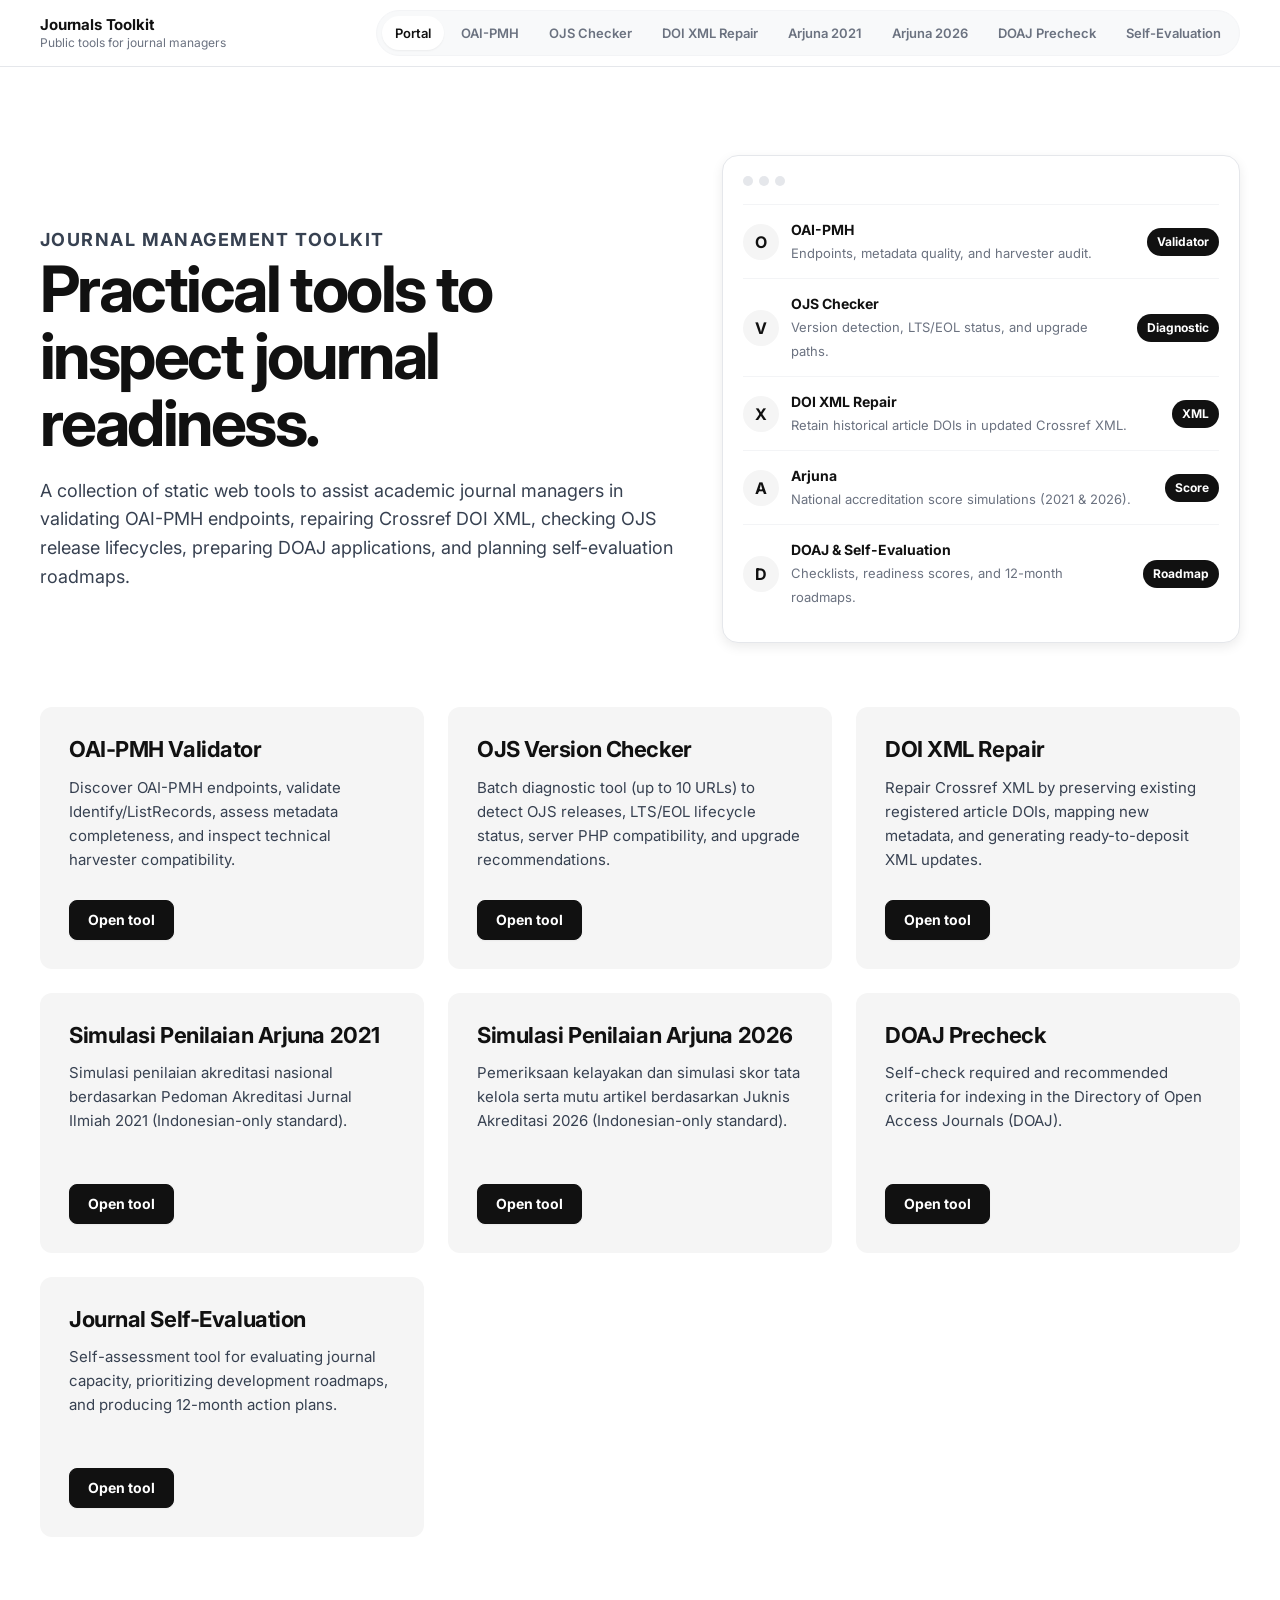
<file: docs/index.html>
<!--
Developed by Ikhwan Arief (ikhwan[at]unand.ac.id).
Copyright (c) 2026 Ikhwan Arief. Copyright held by the application developer.
All rights reserved. Unauthorized copying or redistribution is prohibited.
-->
<!doctype html>
<html lang="en">
  <head>
    <meta charset="utf-8" />
    <meta name="viewport" content="width=device-width, initial-scale=1" />
    <title>Journals Toolkit</title>
    <meta name="description" content="A collection of public online tools for academic journal editors and managers." />
    <link rel="icon" href="data:image/svg+xml,%3Csvg xmlns=%27http://www.w3.org/2000/svg%27 viewBox=%270 0 64 64%27%3E%3Crect width=%2764%27 height=%2764%27 rx=%2710%27 fill=%27%23111111%27/%3E%3Cpath d=%27M18 18h28v6H18zm0 11h28v6H18zm0 11h18v6H18z%27 fill=%27white%27/%3E%3C/svg%3E" />
    <link rel="preconnect" href="https://fonts.googleapis.com" />
    <link rel="preconnect" href="https://fonts.gstatic.com" crossorigin />
    <link href="https://fonts.googleapis.com/css2?family=Inter:wght@300;400;500;600;700;800&display=swap" rel="stylesheet" />
    <link rel="stylesheet" href="assets/toolkit.css" />
  </head>
  <body class="toolkit-page">
    <div class="toolkit-topbar">
      <div class="toolkit-topbar-inner">
        <div class="toolkit-brand">
          <strong>Journals Toolkit</strong>
          <span>Public tools for journal managers</span>
        </div>
        <nav class="toolkit-nav" aria-label="Application navigation">
          <a href="." aria-current="page">Portal</a>
          <a href="./oai-pmh/">OAI-PMH</a>
          <a href="./ojs-version-checker/">OJS Checker</a>
          <a href="./doi-xml-repair/">DOI XML Repair</a>
          <a href="./arjuna-2021/">Arjuna 2021</a>
          <a href="./arjuna-2026/">Arjuna 2026</a>
          <a href="./doaj-precheck/">DOAJ Precheck</a>
          <a href="./evaluasi-diri-jurnal/">Self-Evaluation</a>
        </nav>
      </div>
    </div>

    <main class="toolkit-portal">
      <section class="toolkit-hero">
        <div>
          <p class="toolkit-kicker">Journal Management Toolkit</p>
          <h1>Practical tools to inspect journal readiness.</h1>
          <p>A collection of static web tools to assist academic journal managers in validating OAI-PMH endpoints, repairing Crossref DOI XML, checking OJS release lifecycles, preparing DOAJ applications, and planning self-evaluation roadmaps.</p>
        </div>
        <div class="toolkit-hero-artifact" aria-label="Toolkit overview">
          <div class="toolkit-window-bar"><span></span><span></span><span></span></div>
          <div class="toolkit-artifact-row">
            <div class="toolkit-artifact-icon">O</div>
            <div><strong>OAI-PMH</strong><span>Endpoints, metadata quality, and harvester audit.</span></div>
            <div class="toolkit-artifact-badge">Validator</div>
          </div>
          <div class="toolkit-artifact-row">
            <div class="toolkit-artifact-icon">V</div>
            <div><strong>OJS Checker</strong><span>Version detection, LTS/EOL status, and upgrade paths.</span></div>
            <div class="toolkit-artifact-badge">Diagnostic</div>
          </div>
          <div class="toolkit-artifact-row">
            <div class="toolkit-artifact-icon">X</div>
            <div><strong>DOI XML Repair</strong><span>Retain historical article DOIs in updated Crossref XML.</span></div>
            <div class="toolkit-artifact-badge">XML</div>
          </div>
          <div class="toolkit-artifact-row">
            <div class="toolkit-artifact-icon">A</div>
            <div><strong>Arjuna</strong><span>National accreditation score simulations (2021 & 2026).</span></div>
            <div class="toolkit-artifact-badge">Score</div>
          </div>
          <div class="toolkit-artifact-row">
            <div class="toolkit-artifact-icon">D</div>
            <div><strong>DOAJ & Self-Evaluation</strong><span>Checklists, readiness scores, and 12-month roadmaps.</span></div>
            <div class="toolkit-artifact-badge">Roadmap</div>
          </div>
        </div>
      </section>

      <section class="toolkit-card-grid" aria-label="Applications list">
        <article class="toolkit-card">
          <div>
            <h2>OAI-PMH Validator</h2>
            <p>Discover OAI-PMH endpoints, validate Identify/ListRecords, assess metadata completeness, and inspect technical harvester compatibility.</p>
          </div>
          <a href="oai-pmh/">Open tool</a>
        </article>
        <article class="toolkit-card">
          <div>
            <h2>OJS Version Checker</h2>
            <p>Batch diagnostic tool (up to 10 URLs) to detect OJS releases, LTS/EOL lifecycle status, server PHP compatibility, and upgrade recommendations.</p>
          </div>
          <a href="ojs-version-checker/">Open tool</a>
        </article>
        <article class="toolkit-card">
          <div>
            <h2>DOI XML Repair</h2>
            <p>Repair Crossref XML by preserving existing registered article DOIs, mapping new metadata, and generating ready-to-deposit XML updates.</p>
          </div>
          <a href="doi-xml-repair/">Open tool</a>
        </article>
        <article class="toolkit-card">
          <div>
            <h2>Simulasi Penilaian Arjuna 2021</h2>
            <p>Simulasi penilaian akreditasi nasional berdasarkan Pedoman Akreditasi Jurnal Ilmiah 2021 (Indonesian-only standard).</p>
          </div>
          <a href="arjuna-2021/">Open tool</a>
        </article>
        <article class="toolkit-card">
          <div>
            <h2>Simulasi Penilaian Arjuna 2026</h2>
            <p>Pemeriksaan kelayakan dan simulasi skor tata kelola serta mutu artikel berdasarkan Juknis Akreditasi 2026 (Indonesian-only standard).</p>
          </div>
          <a href="arjuna-2026/">Open tool</a>
        </article>
        <article class="toolkit-card">
          <div>
            <h2>DOAJ Precheck</h2>
            <p>Self-check required and recommended criteria for indexing in the Directory of Open Access Journals (DOAJ).</p>
          </div>
          <a href="doaj-precheck/">Open tool</a>
        </article>
        <article class="toolkit-card">
          <div>
            <h2>Journal Self-Evaluation</h2>
            <p>Self-assessment tool for evaluating journal capacity, prioritizing development roadmaps, and producing 12-month action plans.</p>
          </div>
          <a href="evaluasi-diri-jurnal/">Open tool</a>
        </article>
      </section>
    </main>
  </body>
</html>
</file>
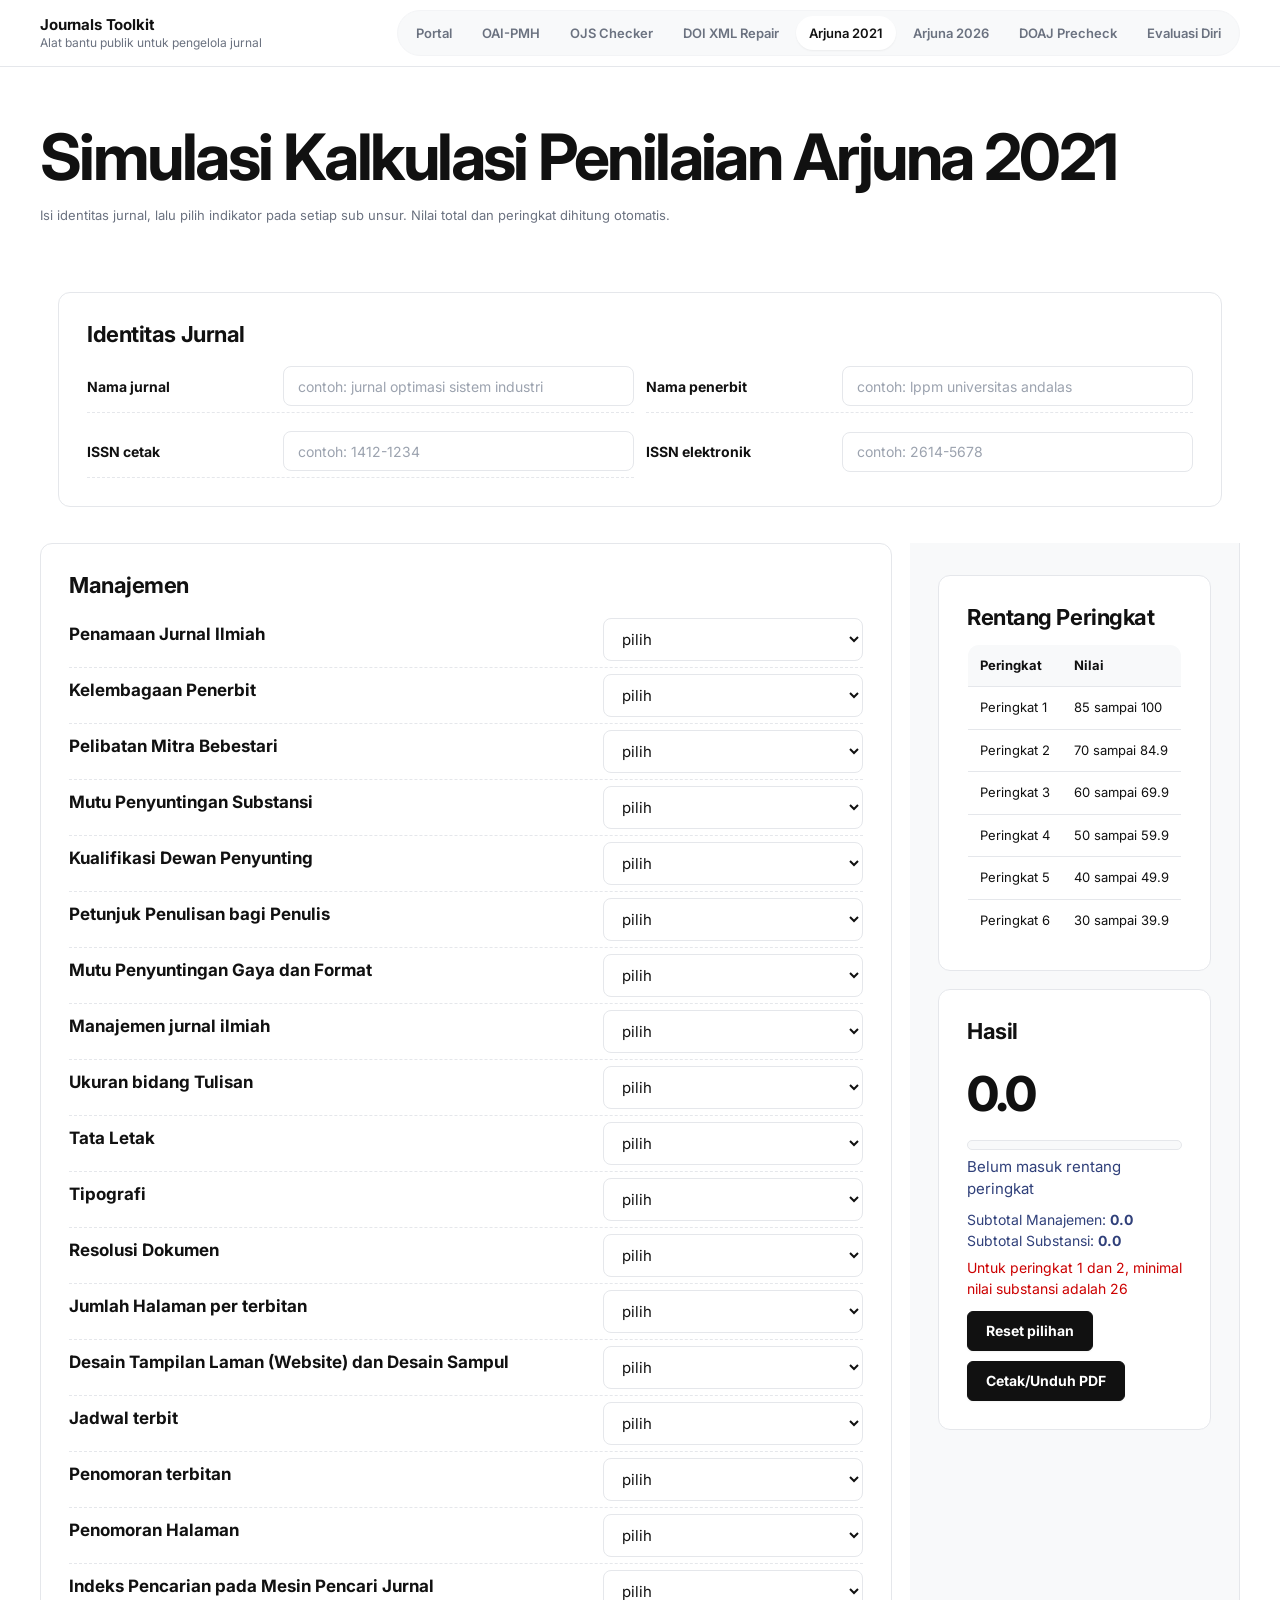
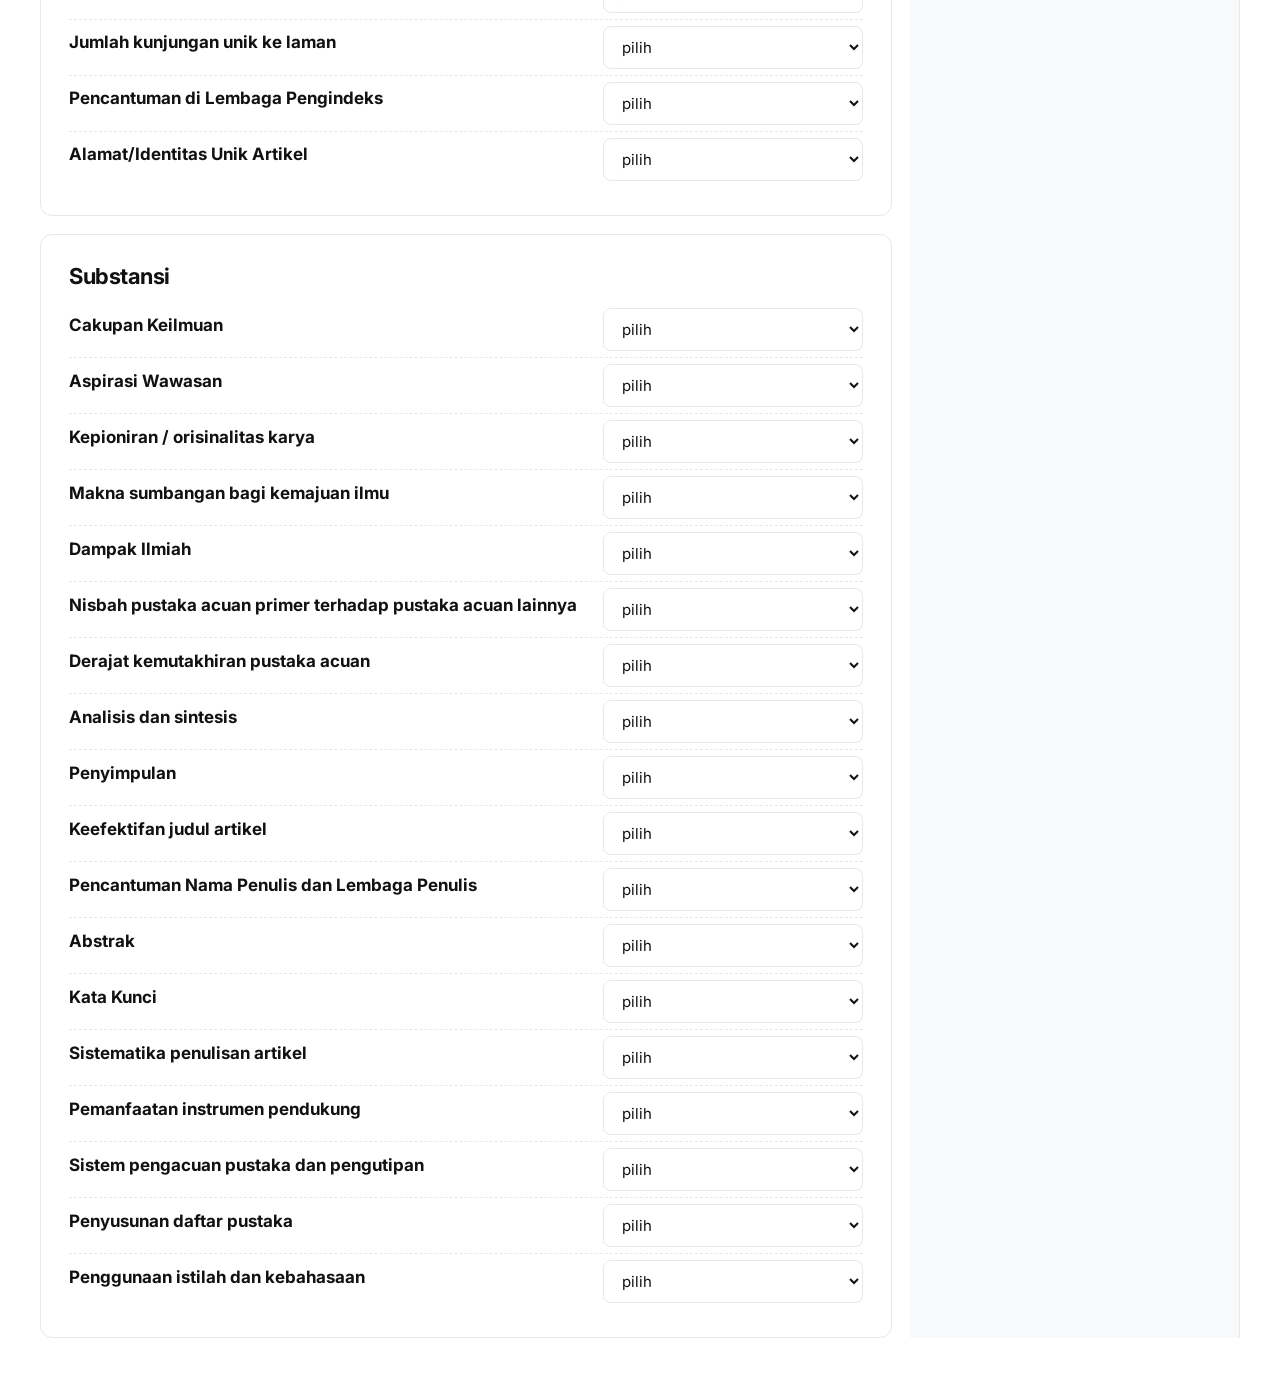
<file: docs/arjuna-2021/index.html>
<!DOCTYPE html>
<html lang="id">
<head>
<meta charset="utf-8">
<meta name="viewport" content="width=device-width, initial-scale=1">
<title>Simulasi Kalkulasi Penilaian Arjuna 2021</title>
<style>
  :root {
    --bg: #f4f7ff;
    --card: #ffffff;
    --muted: #2f3b66;
    --text: #0b0e15;
    --accent: #111111;
    --border: #e5e9ff;
  }
  * { box-sizing: border-box; }
  body {
    margin: 0;
    background: var(--bg);
    color: var(--text);
    font-family: ui-sans-serif, system-ui, -apple-system, Segoe UI, Roboto, Helvetica, Arial;
    line-height: 1.45;
  }
  header {
    padding: 20px;
    border-bottom: 1px solid var(--border);
    position: sticky;
    top: 0;
    background: rgba(255,255,255,0.9);
    backdrop-filter: blur(8px);
    z-index: 50;
  }
  .wrap {
    max-width: 1100px;
    margin: 0 auto;
  }
  h1 {
    margin: 0;
    font-size: 22px;
  }
  .sub {
    color: var(--muted);
    font-size: 13px;
  }
  .grid {
    display: grid;
    grid-template-columns: 1fr 330px;
    gap: 18px;
    padding: 18px;
  }
  .card {
    background: var(--card);
    border: 1px solid var(--border);
    border-radius: 14px;
    padding: 16px;
    box-shadow: 0 10px 20px rgba(20,40,140,0.06);
  }
  h2 {
    margin: 0 0 8px 0;
    font-size: 18px;
  }
  h3 {
    margin: 6px 0;
    font-size: 15px;
    color: #30407a;
  
    font-weight: normal;
  }
  .row {
    display: grid;
    grid-template-columns: 1fr 260px;
    gap: 10px;
    align-items: center;
    padding: 6px 0;
    border-bottom: 1px dashed var(--border);
  }
  .row:last-child { border-bottom: 0; }
  .label { font-size: 14px; }
  select, input[type="text"] {
    width: 100%;
    padding: 10px 12px;
    background: #f8faff;
    color: var(--text);
    border: 1px solid #d9e2ff;
    border-radius: 10px;
    font-size: 14px;
  }
  .side .score {
    font-size: 44px;
    font-weight: 800;
    margin: 4px 0;
    color: #142366;
  }
  .side .rank {
    font-size: 15px;
    color: #30407a;
  }
  .meter {
    height: 10px;
    background: #f1f4ff;
    border: 1px solid #e0e7ff;
    border-radius: 999px;
    overflow: hidden;
    margin: 10px 0 6px 0;
  }
  .meter > div {
    height: 100%;
    background: linear-gradient(90deg, #6ea8ff, #2ed573);
    width: 0%;
    transition: width 0.3s ease;
  }
  .btns {
    display: flex;
    gap: 10px;
    margin-top: 12px;
    flex-wrap: wrap;
  }
  button {
    padding: 10px 12px;
    border-radius: 10px;
    border: 1px solid #d9e2ff;
    background: #f8faff;
    color: #142366;
    cursor: pointer;
    font-size: 14px;
  }
  button:hover { background: #eef3ff; }
  .legend table {
    width: 100%;
    border-collapse: collapse;
    font-size: 13px;
  }
  .legend th, .legend td {
    text-align: left;
    padding: 8px 6px;
    border-bottom: 1px solid var(--border);
  }
  .baris-kosong { height: 18px; }
  /* Sticky result card */
  #hasil-card { position: sticky; top: 84px; }

  footer {
    color: #5e6aa3;
    font-size: 11px;
    padding: 6px 20px 20px;
    
  }

  /* Print styles */
  #print-summary { display: none; }
  #pdf-footer { display: none; }
  @media print {
    #id-jurnal { display: none !important; }
    @page { size: A4 landscape; margin: 14mm 12mm 18mm 12mm; }
    header, .grid, footer { display: none !important; }
    #print-summary { display: block !important; }
    body { background: white; color: #111; }
    .print-card {
      border: 0;
      box-shadow: none;
      padding: 0;
    }
    .print-table {
      width: 100%;
      border-collapse: collapse;
      font-size: 12.5px;
    }
    .print-table th, .print-table td {
      border: 1px solid #bbb;
      padding: 6px 8px;
      text-align: left;
      vertical-align: top;
    }
    /* Repeat footer text at bottom of each printed page */
    #pdf-footer {
      display: block !important;
      position: fixed;
      bottom: 0;
      left: 0;
      right: 0;
      font-size: 10px;
      color: #666;
      padding: 4px 12mm;
      
    }
  }
</style>
  <link rel="icon" href="data:image/svg+xml,%3Csvg xmlns='http://www.w3.org/2000/svg' viewBox='0 0 64 64'%3E%3Crect width='64' height='64' rx='10' fill='%23111111'/%3E%3Cpath d='M18 18h28v6H18zm0 11h28v6H18zm0 11h18v6H18z' fill='white'/%3E%3C/svg%3E" />
    <link rel="preconnect" href="https://fonts.googleapis.com" />
  <link rel="preconnect" href="https://fonts.gstatic.com" crossorigin />
  <link href="https://fonts.googleapis.com/css2?family=Inter:wght@300;400;500;600;700;800&display=swap" rel="stylesheet" />
<link rel="stylesheet" href="../assets/toolkit.css" />
  
<style>
  :root { --bg:#ffffff; --card:#ffffff; --muted:#6b7280; --text:#111111; --accent:#111111; --border:#e5e7eb; }
  body { background: var(--bg); }
  header { position: static; background:#ffffff; border-bottom:1px solid var(--border); }
  .card { border-radius:8px; box-shadow:none; }
  select, input[type="text"] { border-radius:6px; background:#ffffff; border-color:#cbd5e1; }
  button { border-radius:6px; }
</style>



<style id="toolkit-cal-overrides">
  :root {
    --bg: var(--toolkit-canvas);
    --bg-alt: var(--toolkit-canvas);
    --panel: var(--toolkit-canvas);
    --panel-soft: var(--toolkit-surface-card);
    --card: var(--toolkit-canvas);
    --ink: var(--toolkit-ink);
    --text: var(--toolkit-ink);
    --text-main: var(--toolkit-ink);
    --text-muted: var(--toolkit-muted);
    --muted: var(--toolkit-muted);
    --accent: var(--toolkit-primary);
    --accent-dark: var(--toolkit-primary-active);
    --accent-soft: var(--toolkit-surface-card);
    --border: var(--toolkit-line);
    --line: var(--toolkit-line);
    --radius: var(--toolkit-radius-md);
    --shadow: none;
  }
  body { background: var(--toolkit-canvas) !important; color: var(--toolkit-ink) !important; font-family: var(--toolkit-font) !important; }
  .toolkit-topbar + .layout { min-height: calc(100vh - 65px); }
  .toolkit-topbar + .wrap,
  .toolkit-topbar + .wrapper,
  .toolkit-topbar + .page { padding-top: 56px; }
  .topbar, .site-footer { display: none !important; }
  .download-row button { flex: 0 1 auto; }
  .checkbox-row { color: var(--toolkit-ink) !important; }
  .empty, .message { color: var(--toolkit-muted); }
</style>

</head>
<body>
<div class="toolkit-topbar">
  <div class="toolkit-topbar-inner">
    <div class="toolkit-brand">
      <strong>Journals Toolkit</strong>
      <span>Alat bantu publik untuk pengelola jurnal</span>
    </div>
    <nav class="toolkit-nav" aria-label="Navigasi aplikasi">
          <a href="../">Portal</a><a href="../oai-pmh/">OAI-PMH</a><a href="../ojs-version-checker/">OJS Checker</a><a href="../doi-xml-repair/">DOI XML Repair</a><a href="../arjuna-2021/" aria-current="page">Arjuna 2021</a><a href="../arjuna-2026/">Arjuna 2026</a><a href="../doaj-precheck/">DOAJ Precheck</a><a href="../evaluasi-diri-jurnal/">Evaluasi Diri</a>
        </nav>
  </div>
</div>

<header>
    <div class="wrap">
      <h1>Simulasi Kalkulasi Penilaian Arjuna 2021</h1>
      <div class="sub">Isi identitas jurnal, lalu pilih indikator pada setiap sub unsur. Nilai total dan peringkat dihitung otomatis.</div>
    </div>
  </header>

  <!-- Top form for journal identity -->
  <section id="id-jurnal" class="wrap" style="padding: 18px;">
  <div class="card">
    <h2>Identitas Jurnal</h2>
    <div style="display:grid; grid-template-columns: 1fr 1fr; gap:12px; margin-top:8px;">
      <!-- Row 1 -->
      <div class="row" style="grid-template-columns: 180px 1fr;">
        <label class="label" for="nama-jurnal">Nama jurnal</label>
        <input type="text" id="nama-jurnal" placeholder="contoh: jurnal optimasi sistem industri">
      </div>
      <div class="row" style="grid-template-columns: 180px 1fr;">
        <label class="label" for="penerbit">Nama penerbit</label>
        <input type="text" id="penerbit" placeholder="contoh: lppm universitas andalas">
      </div>
      <!-- Row 2 -->
      <div class="row" style="grid-template-columns: 180px 1fr;">
        <label class="label" for="issn-cetak">ISSN cetak</label>
        <input type="text" id="issn-cetak" placeholder="contoh: 1412-1234">
      </div>
      <div class="row" style="grid-template-columns: 180px 1fr;">
        <label class="label" for="issn-elektronik">ISSN elektronik</label>
        <input type="text" id="issn-elektronik" placeholder="contoh: 2614-5678">
      </div>
    </div>
  </div>
</section>

  <main class="wrap grid">
    <section id="form-area">
      <!-- Groups and sub-unsur will be injected here -->
    </section>
    <aside class="side">
  <div class="card legend">
    <h2>Rentang Peringkat</h2>
    <table>
      <thead>
        <tr><th>Peringkat</th><th>Nilai</th></tr>
      </thead>
      <tbody>
        <tr><td>Peringkat 1</td><td>85 sampai 100</td></tr>
        <tr><td>Peringkat 2</td><td>70 sampai 84.9</td></tr>
        <tr><td>Peringkat 3</td><td>60 sampai 69.9</td></tr>
        <tr><td>Peringkat 4</td><td>50 sampai 59.9</td></tr>
        <tr><td>Peringkat 5</td><td>40 sampai 49.9</td></tr>
        <tr><td>Peringkat 6</td><td>30 sampai 39.9</td></tr>
      </tbody>
    </table>
  </div>
  <div class="baris-kosong"></div>
  <div class="card" id="hasil-card">
    <h2>Hasil</h2>
    <div class="score" id="total-score">0.0</div>
    <div class="meter"><div id="meter-bar"></div></div>
    <div class="rank" id="rank-label">Peringkat belum ditentukan</div>
    <div style="margin-top:8px; font-size:14px; color:#30407a;">
      <div>Subtotal Manajemen: <strong><span id="subtotal-manajemen">0.0</span></strong></div>
      <div>Subtotal Substansi: <strong><span id="subtotal-substansi">0.0</span></strong></div>
<div id="note-subs" style="margin-top:6px; font-size:14px; color:#cc0000; display:none;"></div>
    </div>
    <div class="btns">
      <button id="reset-btn" type="button">Reset pilihan</button>
      <button id="pdf-btn" type="button">Cetak/Unduh PDF</button>
    </div>
  </div>
</aside>
  </main>

  <!-- Print-only summary -->
  <section id="print-summary" class="wrap">
    <div class="print-card">
      <h2>Ringkasan Simulasi Penilaian Arjuna 2021</h2>
      <table class="print-table" style="margin-bottom:10px;">
        <tbody>
          <tr><th style="width:170px;">Nama jurnal</th><td id="p-nama"></td></tr>
          <tr><th>ISSN cetak</th><td id="p-issn-cetak"></td></tr>
          <tr><th>ISSN elektronik</th><td id="p-issn-elektronik"></td></tr>
          <tr><th>Nama penerbit</th><td id="p-penerbit"></td></tr>
          <tr><th>Waktu cetak</th><td id="p-waktu"></td></tr>
          <tr><th>Total nilai</th><td id="p-total"></td></tr>
          <tr><th>Sub total nilai manajemen</th><td id="p-subtotal-manajemen"></td></tr>
          <tr><th>Sub total nilai substansi</th><td id="p-subtotal-substansi"></td></tr>
          <tr><th>Peringkat</th><td id="p-rank"></td></tr>
</tbody>
      </table>
      <table class="print-table" id="print-table">
        <thead>
          <tr>
            <th>Kelompok</th>
            <th>Sub Unsur</th>
            <th>Indikator yang dipilih</th>
            <th>Nilai</th>
          </tr>
        </thead>
        <tbody></tbody>
      </table>
    </div>
  </section>

  <!-- Print footer repeated on each page -->

  <footer class="wrap">

  </footer>

<script>
const DATA = {"Manajemen": {"Alamat/Identitas Unik Artikel": [{"text": "Memiliki DOI tiap artikel","value": 1.0},{"text": "Memiliki alamat laman yang permanen setiap artikel","value": 0.5},{"text": "Tidak memiliki DOI ataupun alamat laman permanen","value": 0.0}],"Desain Tampilan Laman (Website) dan Desain Sampul": [{"text": "Berciri khas dan informatif","value": 1.0},{"text": "Tidak berciri khas dan tidak informatif","value": 0.0}],"Indeks Pencarian pada Mesin Pencari Jurnal": [{"text": "Berindeks subjek dan berindeks pengarang yang terinci dan mesin pencari berfungsi dengan baik","value": 1.0},{"text": "Berindeks subjek saja atau berindeks pengarang saja dan mesin pencari kurang berfungsi dengan baik","value": 0.5},{"text": "Tidak berindeks atau mesin pencari tidak berfungsi","value": 0.0}],"Jadwal terbit": [{"text": ">80% terbitan sesuai dengan periode yang ditentukan","value": 1.0},{"text": "40-80 % terbitan sesuai dengan periode yang ditentukan","value": 0.5},{"text": "<40% terbitan sesuai dengan periode yang ditentukan","value": 0.0}],"Jumlah Halaman per terbitan": [{"text": ">= 100 halaman","value": 2.0},{"text": "25-99 halaman","value": 1.0},{"text": "<25 halaman","value": 0.0}],"Jumlah kunjungan unik ke laman": [{"text": ">50 kunjungan unik ke laman rerata per hari untuk jurnal yang terbit","value": 3.0},{"text": "10-50 kunjungan unik ke laman rerata per hari untuk jurnal yang terbit","value": 2.0},{"text": "<10 kunjungan unik ke laman rerata per hari untuk jurnal yang terbit","value": 1.0}],"Kelembagaan Penerbit": [{"text": "Organisasi profesi ilmiah bekerjasama dengan perguruan tinggi dan/atau lembaga penelitian dan pengembangan/ Kementerian/Non Kementerian","value": 4.0},{"text": "Organisasi profesi ilmiah atau perguruan tinggi atau lembaga penelitian dan pengembangan","value": 3.0},{"text": "Penerbit selain a dan b","value": 1.0}],"Kualifikasi Dewan Penyunting": [{"text": "Lebih dari 50% (dari total Dewan Penyunting) penyunting berkualifikasi internasional dan berasal dari 4 negara atau lebih","value": 5.0},{"text": "Kurang dari 50% (dari total Dewan Penyunting) penyunting berkualifikasi internasional dan berasal dari 2 hingga 3 negara","value": 3.0},{"text": "Lainnya yang belum berpengalaman menulis artikel di jurnal ilmiah internasional dan berasal dari 2 institusi berbeda","value": 1.0}],"Manajemen jurnal ilmiah": [{"text": "Menggunakan manajemen penyuntingan secara daring penuh","value": 2.0},{"text": "Menggunakan manajemen penyuntingan secara kombinasi antara daring dan surat elektronik","value": 1.0},{"text": "Menggunakan manajemen penyuntingan melalui surat elektronik saja","value": 0.5}],"Mutu Penyuntingan Gaya dan Format": [{"text": "Baik sekali dan sangat konsisten antar terbitan dan antar artikel","value": 2.0},{"text": "Kurang baik dan kurang konsisten antar terbitan dan antar artikel","value": 1.0},{"text": "Tidak baik atau tidak konsisten antar terbitan dan antar artikel","value": 0.0}],"Mutu Penyuntingan Substansi": [{"text": "Baik sekali. Mitra bestari secara ketat menilai naskah, memberikan catatan dan saran perbaikan secara substantif, sehingga mutu isi artikel jurnal terjaga","value": 3.0},{"text": "Baik. Mitra bestari membantu menilai naskah, memberikan catatan, dan saran perbaikan seperlunya","value": 2.0},{"text": "Tidak baik. Mitra bestari tidak nyata dampak kinerjanya atau catatan saran perbaikan hanya masalah bahasa dan layout saja","value": 0.0}],"Pelibatan Mitra Bebestari": [{"text": "Melibatkan mitra bestari berkualifikasi internasional >50% (dari total mitra bestari) dan berasal dari 4 negara atau lebih","value": 6.0},{"text": "Melibatkan mitra bestari berkualifikasi nasional >50% (dari total mitra bestari) dan berasal dari 2 hingga 3 negara","value": 4.0},{"text": "Melibatkan mitra bestari berkualifikasi nasional >50% (dari total mitra bestari) dan berasal dari beberapa institusi dalam negeri","value": 2.0},{"text": "Melibatkan mitra bestari setempat (dari institusi yang sama)","value": 1.0},{"text": "Tidak melibatkan (tidak ada) mitra bestari","value": 0.0}],"Penamaan Jurnal Ilmiah": [{"text": "Spesifik sehingga mencerminkan super spesialisasi atau spesialisasi disiplin ilmu tertentu","value": 2.0},{"text": "Kurang spesifik dan bersifat umum","value": 1.0},{"text": "Tidak spesifik dan/atau memakai nama lembaga/institusi lokal","value": 0.5}],"Pencantuman di Lembaga Pengindeks": [{"text": "Tercantum di lembaga pengindeks internasional bereputasi","value": 8.0},{"text": "Tercantum dalam lembaga pengindeks internasional","value": 6.0},{"text": "Tercantum dalam lembaga pengindeks nasional","value": 4.0}],"Penomoran Halaman": [{"text": "Berurut dalam satu volume","value": 1.0},{"text": "Tidak berurut dalam satu volume","value": 0.0}],"Penomoran terbitan": [{"text": "Baku dan bersistem","value": 1.0},{"text": "Tidak baku tetapi bersistem","value": 0.5},{"text": "Tidak bersistem dan tidak baku","value": 0.0}],"Petunjuk Penulisan bagi Penulis": [{"text": "Terinci, lengkap, dan jelas secara substantif, sistematis dan tersedia contoh atau template","value": 1.0},{"text": "Kurang lengkap dan kurang jelas","value": 0.5},{"text": "Tidak ada","value": 0.0}],"Resolusi Dokumen": [{"text": "Konsisten dan bermutu resolusi tinggi","value": 1.0},{"text": "Tidak konsisten atau berkualitas resolusi rendah","value": 0.5}],"Tata Letak": [{"text": "Konsisten antar artikel dan antar terbitan","value": 1.0},{"text": "Kurang konsisten","value": 0.5},{"text": "Tidak konsisten","value": 0.0}],"Tipografi": [{"text": "Konsisten antar artikel dan antar terbitan","value": 1.0},{"text": "Kurang konsisten","value": 0.5},{"text": "Tidak konsisten","value": 0.0}],"Ukuran bidang Tulisan": [{"text": "Konsisten berukuran A4 (210x297 mm)","value": 1.0},{"text": "Tidak konsisten","value": 0.5}]},"Substansi": {"Abstrak": [{"text": "Abstrak yang jelas dan ringkas dalam Bahasa Inggris dan/atau Bahasa Indonesia","value": 2.0},{"text": "Abstrak kurang jelas dan ringkas dalam Bahasa Inggris dan/atau Bahasa Indonesia","value": 1.0},{"text": "Abstrak tidak jelas dan bahasa tidak baku","value": 0.5}],"Analisis dan sintesis": [{"text": "Sangat baik dan sangat mendalam","value": 5.0},{"text": "Cukup baik dan cukup mendalam","value": 3.0},{"text": "Kurang baik dan kurang mendalam","value": 1.0}],"Aspirasi Wawasan": [{"text": "Distribusi asal penulis lebih dari 5 negara (rerata per tahun)","value": 8.0},{"text": "Distribusi asal penulis dari 3 hingga 5 negara (rerata per tahun)","value": 6.0},{"text": "Distribusi asal penulis dari 2 negara (rerata per tahun)","value": 3.0},{"text": "Distribusi asal penulis dari 1 negara (rerata per tahun)","value": 1.0}],"Cakupan Keilmuan": [{"text": "Semua (100%) artikel sesuai dengan fokus dan skop jurnal","value": 4.0},{"text": "Sebagian artikel kurang sesuai dengan fokus dan skop jurnal","value": 3.0},{"text": "Sebagian besar artikel dari berbagai bidang ilmu tidak sejenis atau bunga rampai","value": 1.0}],"Dampak Ilmiah": [{"text": "Jumlah sitasi 3 tahun terakhir: >30","value": 8.0},{"text": "Jumlah sitasi 3 tahun terakhir: 15-30","value": 6.0},{"text": "Jumlah sitasi 3 tahun terakhir: 8-14","value": 4.0},{"text": "Jumlah sitasi 3 tahun terakhir: 3-7","value": 2.0},{"text": "Jumlah sitasi 3 tahun terakhir: 1-2","value": 1.0}],"Derajat kemutakhiran pustaka acuan": [{"text": "> 80 % dari jumlah daftar rujukan","value": 3.0},{"text": "40-80 % dari jumlah daftar rujukan","value": 2.0},{"text": "< 40 % dari jumlah daftar rujukan","value": 1.0}],"Kata Kunci": [{"text": "Ada, konsisten dan mencerminkan konsep penting dalam artikel","value": 1.0},{"text": "Ada tetapi kurang konsisten atau kurang mencerminkan konsep penting dalam artikel","value": 0.5},{"text": "Tidak ada","value": 0.0}],"Keefektifan judul artikel": [{"text": "Lugas dan informatif","value": 1.0},{"text": "Lugas tetapi kurang informatif atau sebaliknya","value": 0.5},{"text": "Tidak lugas dan tidak informatif","value": 0.0}],"Kepioniran / orisinalitas karya": [{"text": "Memuat artikel yang berisi karya orisinal dan mempunyai kebaruan/memberikan kontribusi ilmiah sangat tinggi","value": 6.0},{"text": "Memuat artikel yang berisi karya orisinal dan mempunyai kebaruan/memberikan kontribusi ilmiah tinggi","value": 4.0},{"text": "Memuat artikel yang berisi karya orisinal dan mempunyai kebaruan/memberikan kontribusi ilmiah cukup","value": 2.0},{"text": "Memuat artikel yang berisi karya tidak orisinal dan/atau tidak mempunyai kebaruan/memberikan kontribusi ilmiah","value": 0.5}],"Makna sumbangan bagi kemajuan ilmu": [{"text": "Sangat nyata","value": 1.0},{"text": "Nyata","value": 0.5},{"text": "Kurang nyata","value": 0.0}],"Nisbah pustaka acuan primer terhadap pustaka acuan lainnya": [{"text": "> 80 % dari jumlah daftar rujukan","value": 3.0},{"text": "40-80 % dari jumlah daftar rujukan","value": 2.0},{"text": "< 40 % dari jumlah daftar rujukan","value": 1.0}],"Pemanfaatan instrumen pendukung": [{"text": "Informatif dan komplementer","value": 1.0},{"text": "Kurang informatif atau komplementer","value": 0.5},{"text": "Tidak termanfaatkan","value": 1.0}],"Pencantuman Nama Penulis dan Lembaga Penulis": [{"text": "Lengkap dan konsisten","value": 1.0},{"text": "Lengkap tetapi tidak konsisten","value": 0.5},{"text": "Tidak lengkap dan tidak konsisten","value": 0.0}],"Penggunaan istilah dan kebahasaan": [{"text": "Berbahasa Indonesia atau berbahasa resmi PBB yang baik dan benar","value": 2.0},{"text": "Berbahasa Indonesia atau berbahasa resmi PBB yang cukup baik dan benar","value": 1.0},{"text": "Berbahasa yang buruk","value": 0.0}],"Penyimpulan": [{"text": "Sangat baik","value": 3.0},{"text": "Baik","value": 2.0},{"text": "Cukup","value": 1.0}],"Penyusunan daftar pustaka": [{"text": "Baku dan konsisten, dan menyarankan menggunakan aplikasi pengutipan standar","value": 1.0},{"text": "Baku dan konsisten, tetapi tidak menyarankan menggunakan aplikasi pengutipan standar","value": 0.5},{"text": "Tidak baku dan tidak konsisten","value": 0.0}],"Sistem pengacuan pustaka dan pengutipan": [{"text": "Baku dan konsisten, dan menyarankan menggunakan aplikasi pengutipan standar","value": 1.0},{"text": "Baku dan konsisten, tetapi tidak menyarankan menggunakan aplikasi pengutipan standar","value": 0.5},{"text": "Tidak baku dan tidak konsisten","value": 0.0}],"Sistematika penulisan artikel": [{"text": "Lengkap dan bersistem baik","value": 1.0},{"text": "Lengkap tetapi tidak bersistem baik","value": 0.5},{"text": "Kurang lengkap dan tidak bersistem","value": 0.0}]}};
const ORDER = {"Manajemen": ["Penamaan Jurnal Ilmiah", "Kelembagaan Penerbit", "Penyuntingan dan Manajemen Jurnal", "Pelibatan Mitra Bebestari", "Mutu Penyuntingan Substansi", "Kualifikasi Dewan Penyunting", "Petunjuk Penulisan bagi Penulis", "Mutu Penyuntingan Gaya dan Format", "Manajemen jurnal ilmiah", "Substansi Artikel", "Ukuran bidang Tulisan", "Tata Letak", "Tipografi", "Resolusi Dokumen", "Jumlah Halaman per terbitan", "Desain Tampilan Laman (Website) dan Desain Sampul", "Keberkalaan", "Jadwal terbit", "Penomoran terbitan", "Penomoran Halaman", "Indeks Pencarian pada Mesin Pencari Jurnal", "Penyebarluasan", "Jumlah kunjungan unik ke laman", "Pencantuman di Lembaga Pengindeks", "Alamat/Identitas Unik Artikel"], "Substansi": ["Cakupan Keilmuan", "Aspirasi Wawasan", "Kepioniran / orisinalitas karya", "Makna sumbangan bagi kemajuan ilmu", "Dampak Ilmiah", "Nisbah pustaka acuan primer terhadap pustaka acuan lainnya", "Derajat kemutakhiran pustaka acuan", "Analisis dan sintesis", "Penyimpulan", "Gaya Penulisan", "Keefektifan judul artikel", "Pencantuman Nama Penulis dan Lembaga Penulis", "Abstrak", "Kata Kunci", "Sistematika penulisan artikel", "Pemanfaatan instrumen pendukung", "Sistem pengacuan pustaka dan pengutipan", "Penyusunan daftar pustaka", "Penggunaan istilah dan kebahasaan", "Penampilan"]};
const GROUP_ORDER = ["Manajemen", "Substansi"];

function createOption(text, value) {
  const opt = document.createElement('option');
  opt.value = value;
  opt.textContent = `${text} [${value}]`;
  return opt;
}

function slugify(s) {
  return s.toLowerCase().replace(/[^a-z0-9]+/g, '-').replace(/(^-|-$)/g, '');
}

function makeSubCard(groupCard, subName, items) {
  const row = document.createElement('div');
  row.className = 'row';

  const title = document.createElement('h3');
  title.textContent = subName;
  row.appendChild(title);

  const select = document.createElement('select');
  select.id = `sel-${slugify(subName)}`;

  const def = document.createElement('option');
  def.value = '0';
  def.textContent = 'pilih';
  select.appendChild(def);

  const seen = new Set();
  items.forEach(it => {
    const key = `${it.text}|${it.value}`;
    if (seen.has(key)) return;
    seen.add(key);
    select.appendChild(createOption(it.text, it.value));
  });

  select.addEventListener('change', updateTotals);
  row.appendChild(select);

  groupCard.appendChild(row);
}

function buildUI() {
  const formArea = document.getElementById('form-area');
  formArea.innerHTML = '';

  const groups = GROUP_ORDER.filter(g => DATA[g]).length ? GROUP_ORDER.filter(g => DATA[g]) : Object.keys(DATA);

  groups.forEach((groupName, idx) => {
    const groupCard = document.createElement('div');
    groupCard.className = 'card';
    const h2 = document.createElement('h2');
    h2.textContent = groupName;
    groupCard.appendChild(h2);

    const subunsurs = (ORDER[groupName] || Object.keys(DATA[groupName] || {})).filter(n => (DATA[groupName]||{})[n]);
    subunsurs.forEach(subName => {
      const items = DATA[groupName][subName] || [];
      makeSubCard(groupCard, subName, items);

      const rows = groupCard.querySelectorAll('.row');
      const lastRow = rows[rows.length - 1];
      const sel = lastRow.querySelector('select');
      if (sel) {
        sel.dataset.group = groupName;
        sel.dataset.subunsur = subName;
      }
    });

    formArea.appendChild(groupCard);

    if (groupName === 'Manajemen' && groups[idx + 1] === 'Substansi') {
      const spacer = document.createElement('div');
      spacer.className = 'baris-kosong';
      formArea.appendChild(spacer);
    }
  });
}

function calcRank(total) {
  if (total >= 85) return 'Peringkat 1 (Satu)';
  if (total >= 70 && total < 85) return 'Peringkat 2 (Dua)';
  if (total >= 60 && total < 70) return 'Peringkat 3 (Tiga)';
  if (total >= 50 && total < 60) return 'Peringkat 4 (Empat)';
  if (total >= 40 && total < 50) return 'Peringkat 5 (Lima)';
  if (total >= 30 && total < 40) return 'Peringkat 6 (Enam)';
  return 'Belum masuk rentang peringkat';
}

function collectChoices() {
  const out = [];
  const cards = document.querySelectorAll('#form-area .card');
  cards.forEach(card => {
    const group = card.querySelector('h2')?.textContent || '';
    const rows = card.querySelectorAll('.row');
    rows.forEach(r => {
      const sub = r.querySelector('h3')?.textContent || '';
      const sel = r.querySelector('select');
      const nilai = sel ? parseFloat(sel.value || '0') : 0;
      const rawText = sel ? sel.options[sel.selectedIndex]?.text || '' : '';
      const teks = rawText.replace(/\s*\[[^\]]*\]\s*$/, '');
      out.push({ kelompok: group, sub_unsur: sub, nilai, teks });
    });
  });
  return out;
}

function updateTotals() {
  const selects = document.querySelectorAll('select');
  let total = 0;
  let man = 0;
  let sub = 0;

  selects.forEach(s => {
    const v = parseFloat(s.value || '0');
    if (!isNaN(v)) {
      total += v;
      const g = s.dataset.group || '';
      if (g === 'Manajemen') man += v;
      if (g === 'Substansi') sub += v;
    }
  });

  document.getElementById('total-score').textContent = total.toFixed(1);
  document.getElementById('rank-label').textContent = calcRank(total);
  const meter = Math.max(0, Math.min(100, total));
  document.getElementById('meter-bar').style.width = meter + '%';

  const manEl = document.getElementById('subtotal-manajemen');
  const subEl = document.getElementById('subtotal-substansi');
  if (manEl) manEl.textContent = man.toFixed(1);
  if (subEl) subEl.textContent = sub.toFixed(1);

  const note = document.getElementById('note-subs');
  if (note) {
    if (sub <= 26) {
      note.textContent = "Untuk peringkat 1 dan 2, minimal nilai substansi adalah 26";
      note.style.display = 'block';
    } else {
      note.textContent = "";
      note.style.display = 'none';
    }
  }
}

function resetForm() {
  document.querySelectorAll('select').forEach(s => s.value = '0');
  updateTotals();
}

function exportChoices() {
  const out = {
    meta: {
      nama_jurnal: document.getElementById('nama-jurnal').value || '',
      issn_cetak: document.getElementById('issn-cetak').value || '',
      issn_elektronik: document.getElementById('issn-elektronik').value || '',
      penerbit: document.getElementById('penerbit').value || ''
    },
    total: parseFloat(document.getElementById('total-score').textContent),
    rank: document.getElementById('rank-label').textContent,
    choices: collectChoices()
  };
  const blob = new Blob([JSON.stringify(out, null, 2)], {type: 'application/json'});
  const url = URL.createObjectURL(blob);
  const a = document.createElement('a');
  a.href = url;
  a.download = 'pilihan_arjuna_2021.json';
  document.body.appendChild(a);
  a.click();
  URL.revokeObjectURL(url);
  a.remove();
}

function buildPrintSummary() {
  const nama = document.getElementById('nama-jurnal').value || '';
  const ic = document.getElementById('issn-cetak').value || '';
  const ie = document.getElementById('issn-elektronik').value || '';
  const pub = document.getElementById('penerbit').value || '';

  document.getElementById('p-nama').textContent = nama;
  document.getElementById('p-issn-cetak').textContent = ic;
  document.getElementById('p-issn-elektronik').textContent = ie;
  document.getElementById('p-penerbit').textContent = pub;
  document.getElementById('p-waktu').textContent = new Date().toLocaleString('id-ID');
  document.getElementById('p-total').textContent = document.getElementById('total-score').textContent;
  document.getElementById('p-rank').textContent = document.getElementById('rank-label').textContent;
  // subtotals
  const pm = document.getElementById('subtotal-manajemen')?.textContent || '0.0';
  const ps = document.getElementById('subtotal-substansi')?.textContent || '0.0';
  const psm = document.getElementById('p-subtotal-manajemen');
  const pss = document.getElementById('p-subtotal-substansi');
  if (psm) psm.textContent = pm;
  if (pss) pss.textContent = ps;

  const rows = collectChoices();
  const tbody = document.querySelector('#print-table tbody');
  tbody.innerHTML = '';
  rows.forEach(r => {
    const tr = document.createElement('tr');
    tr.innerHTML = `<td>${r.kelompok}</td><td>${r.sub_unsur}</td><td>${r.teks || '-'}</td><td>${isNaN(r.nilai) ? 0 : r.nilai}</td>`;
    tbody.appendChild(tr);
  });
}

function printPDF() {
  buildPrintSummary();
  window.print();
}

document.addEventListener('DOMContentLoaded', () => {
  buildUI();
  updateTotals();
  document.getElementById('reset-btn').addEventListener('click', resetForm);
  var exBtn=document.getElementById('export-btn'); if(exBtn){ exBtn.addEventListener('click', exportChoices); }
  document.getElementById('pdf-btn').addEventListener('click', printPDF);
});
</script>
</body>
</html>
</file>
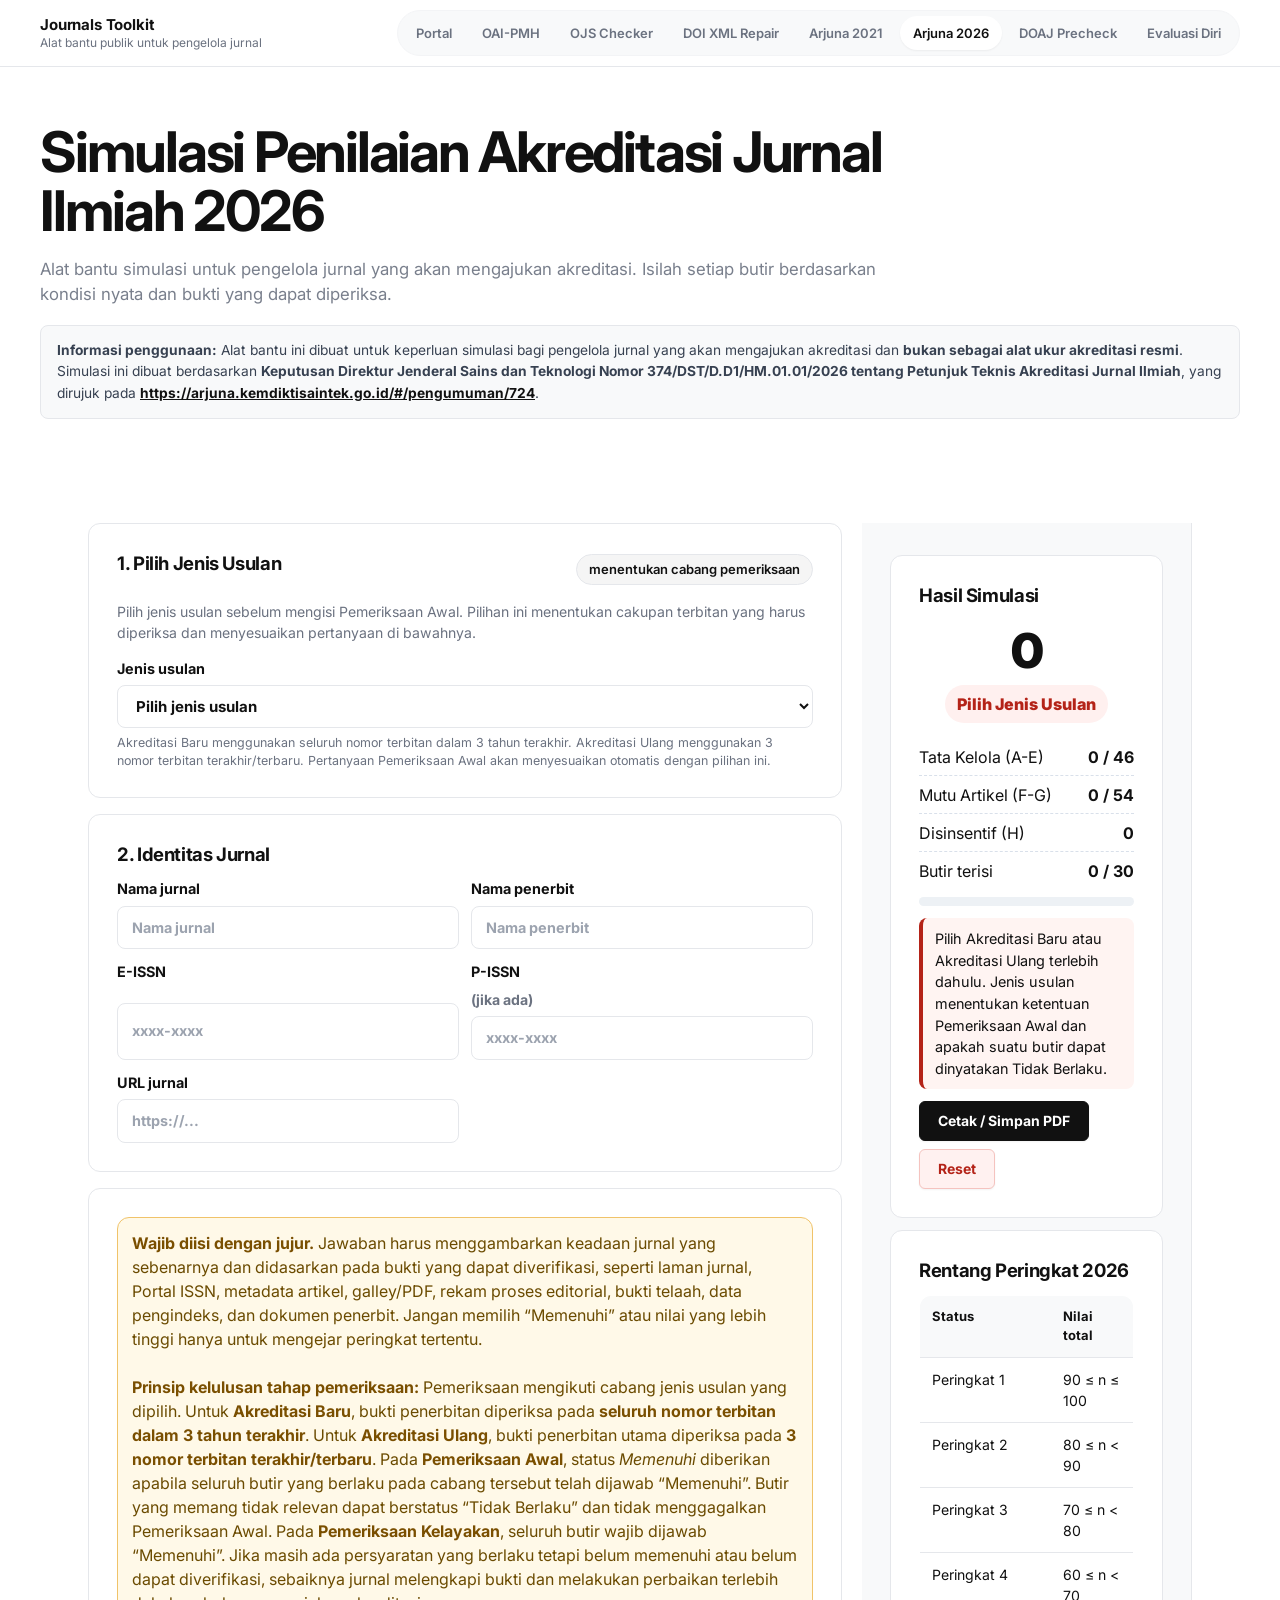
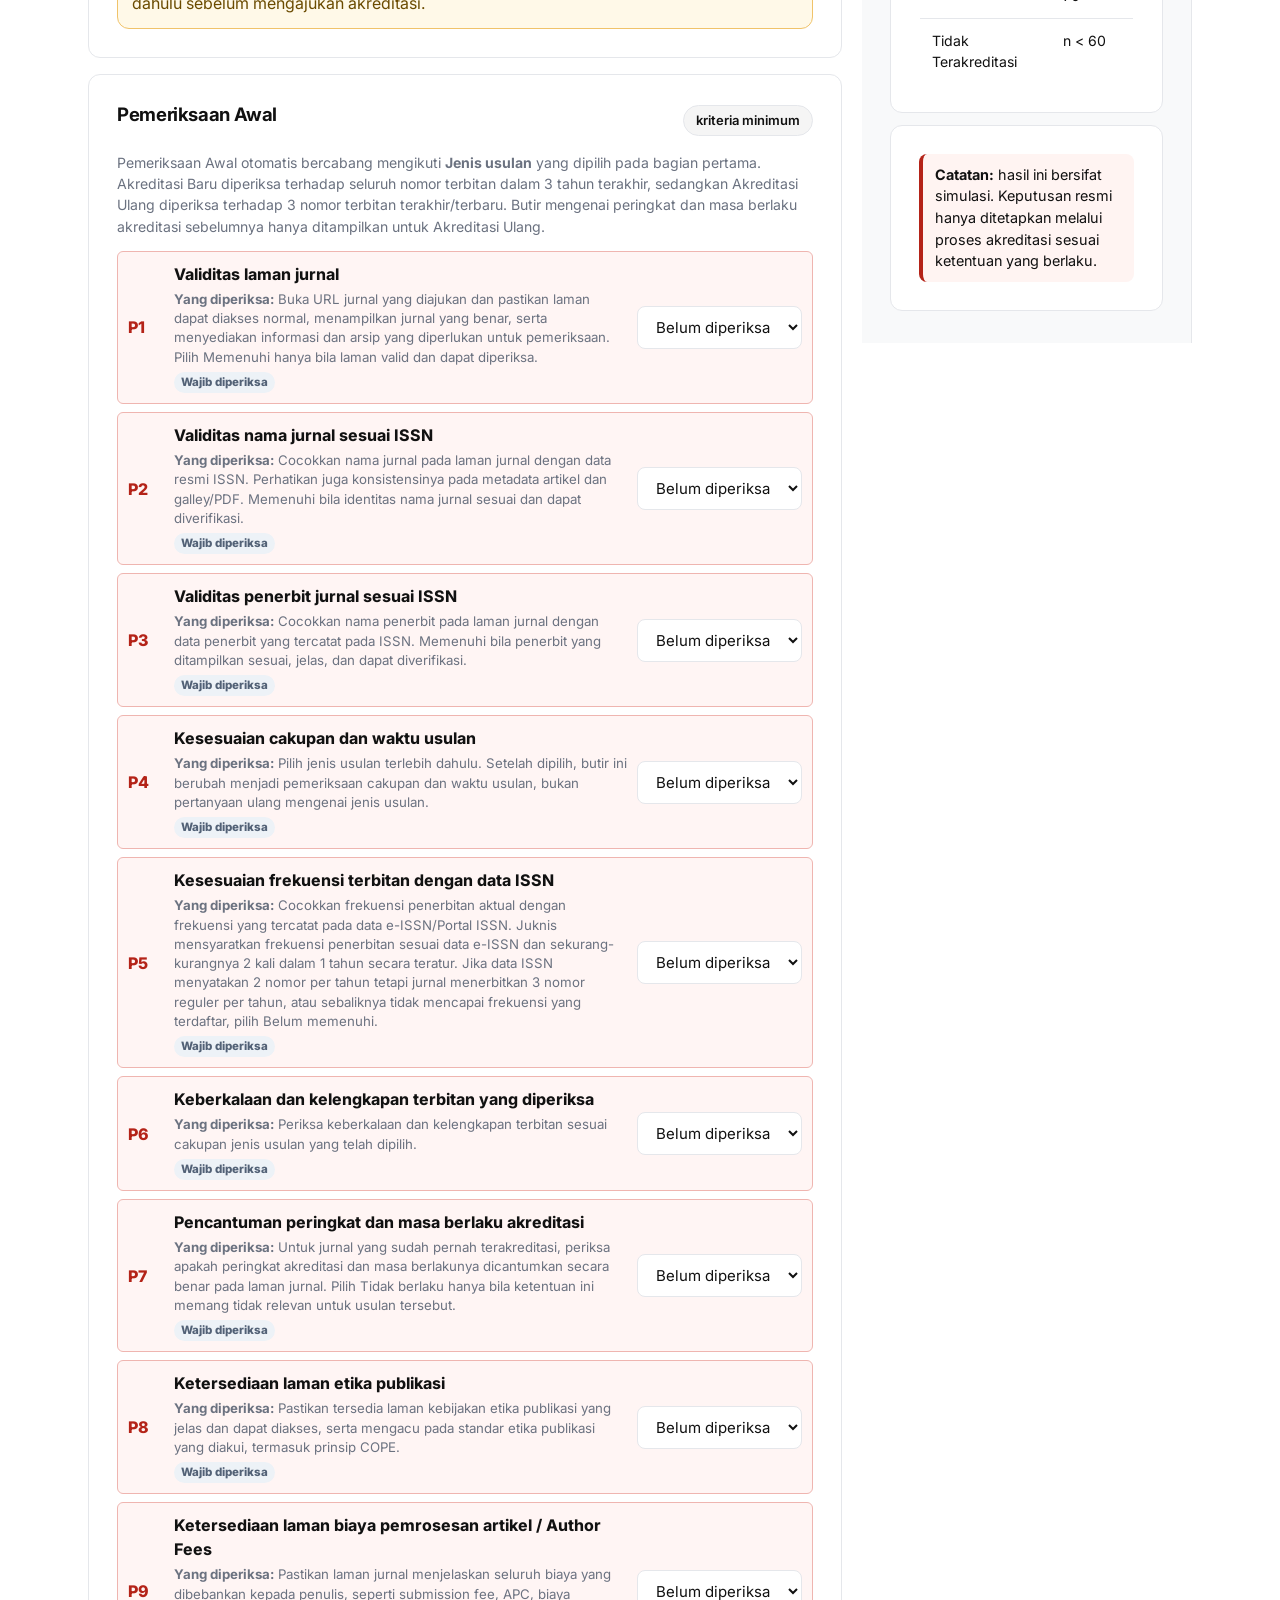
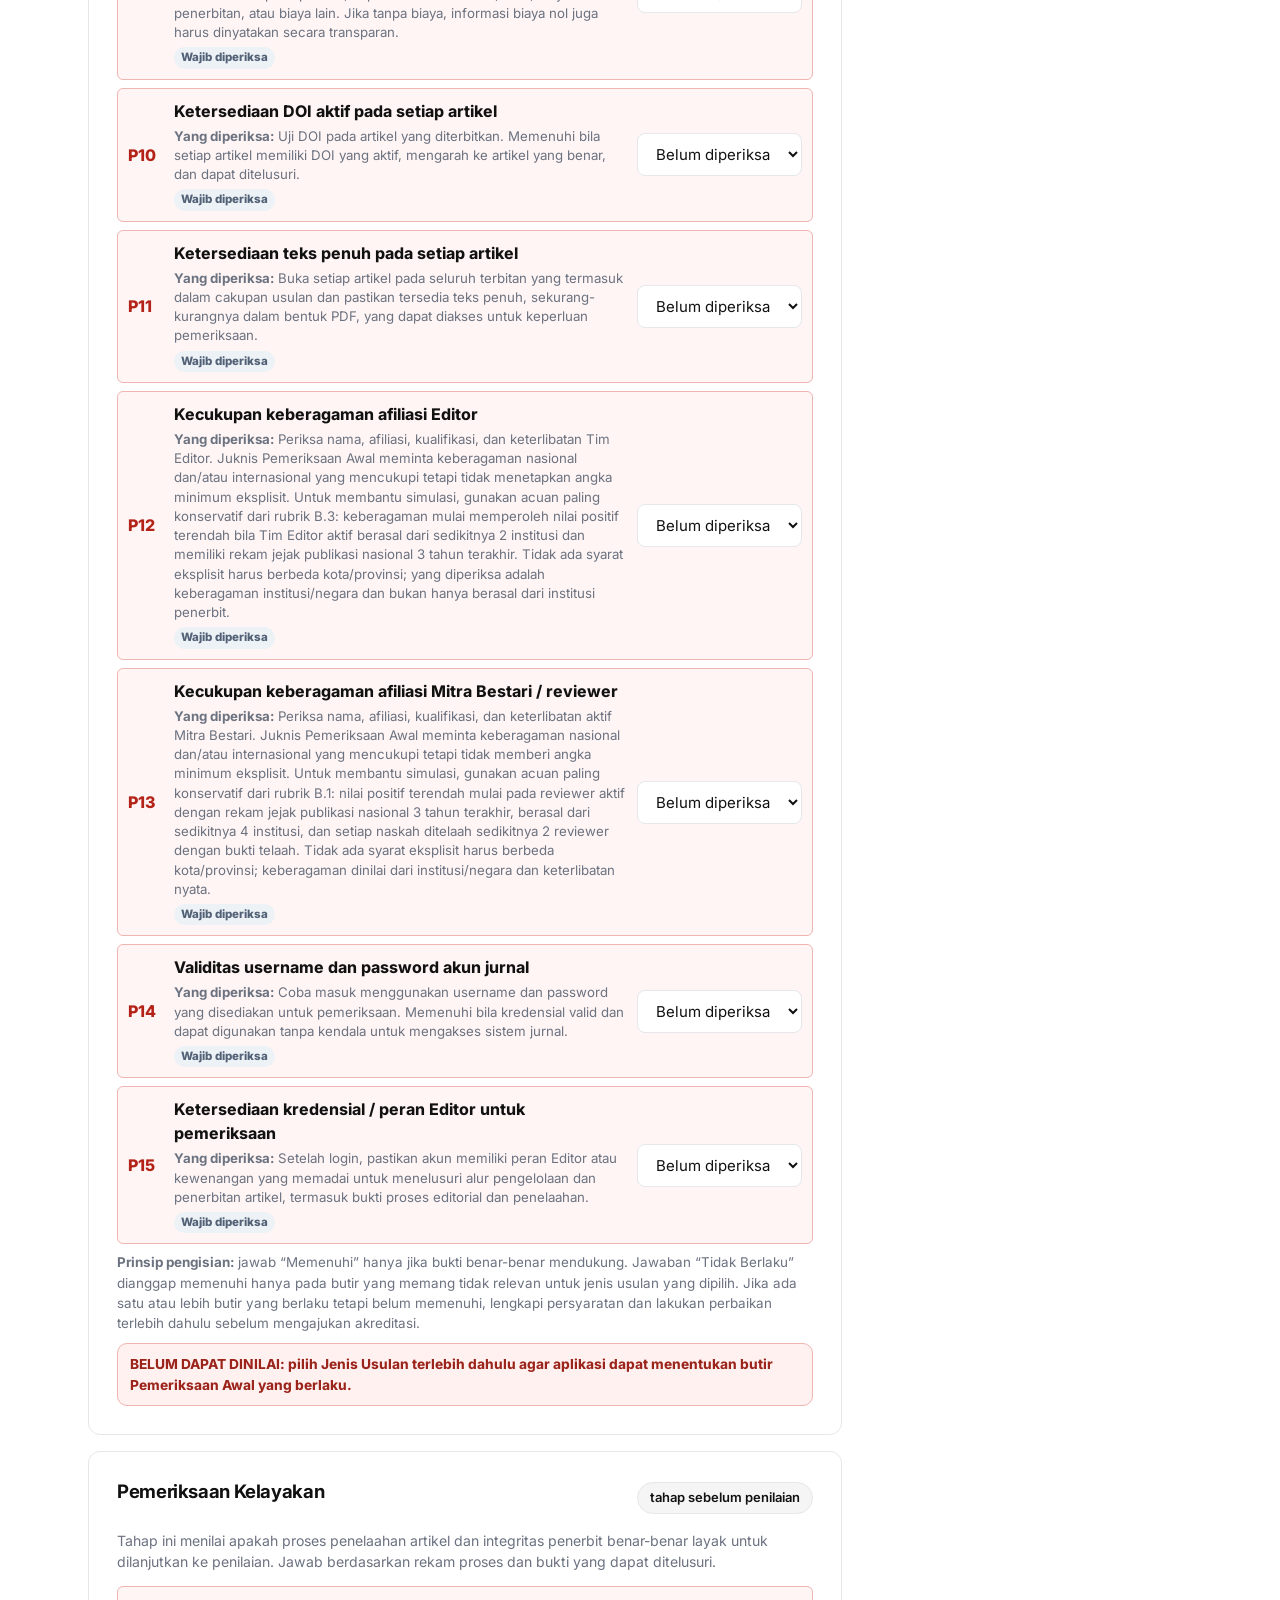
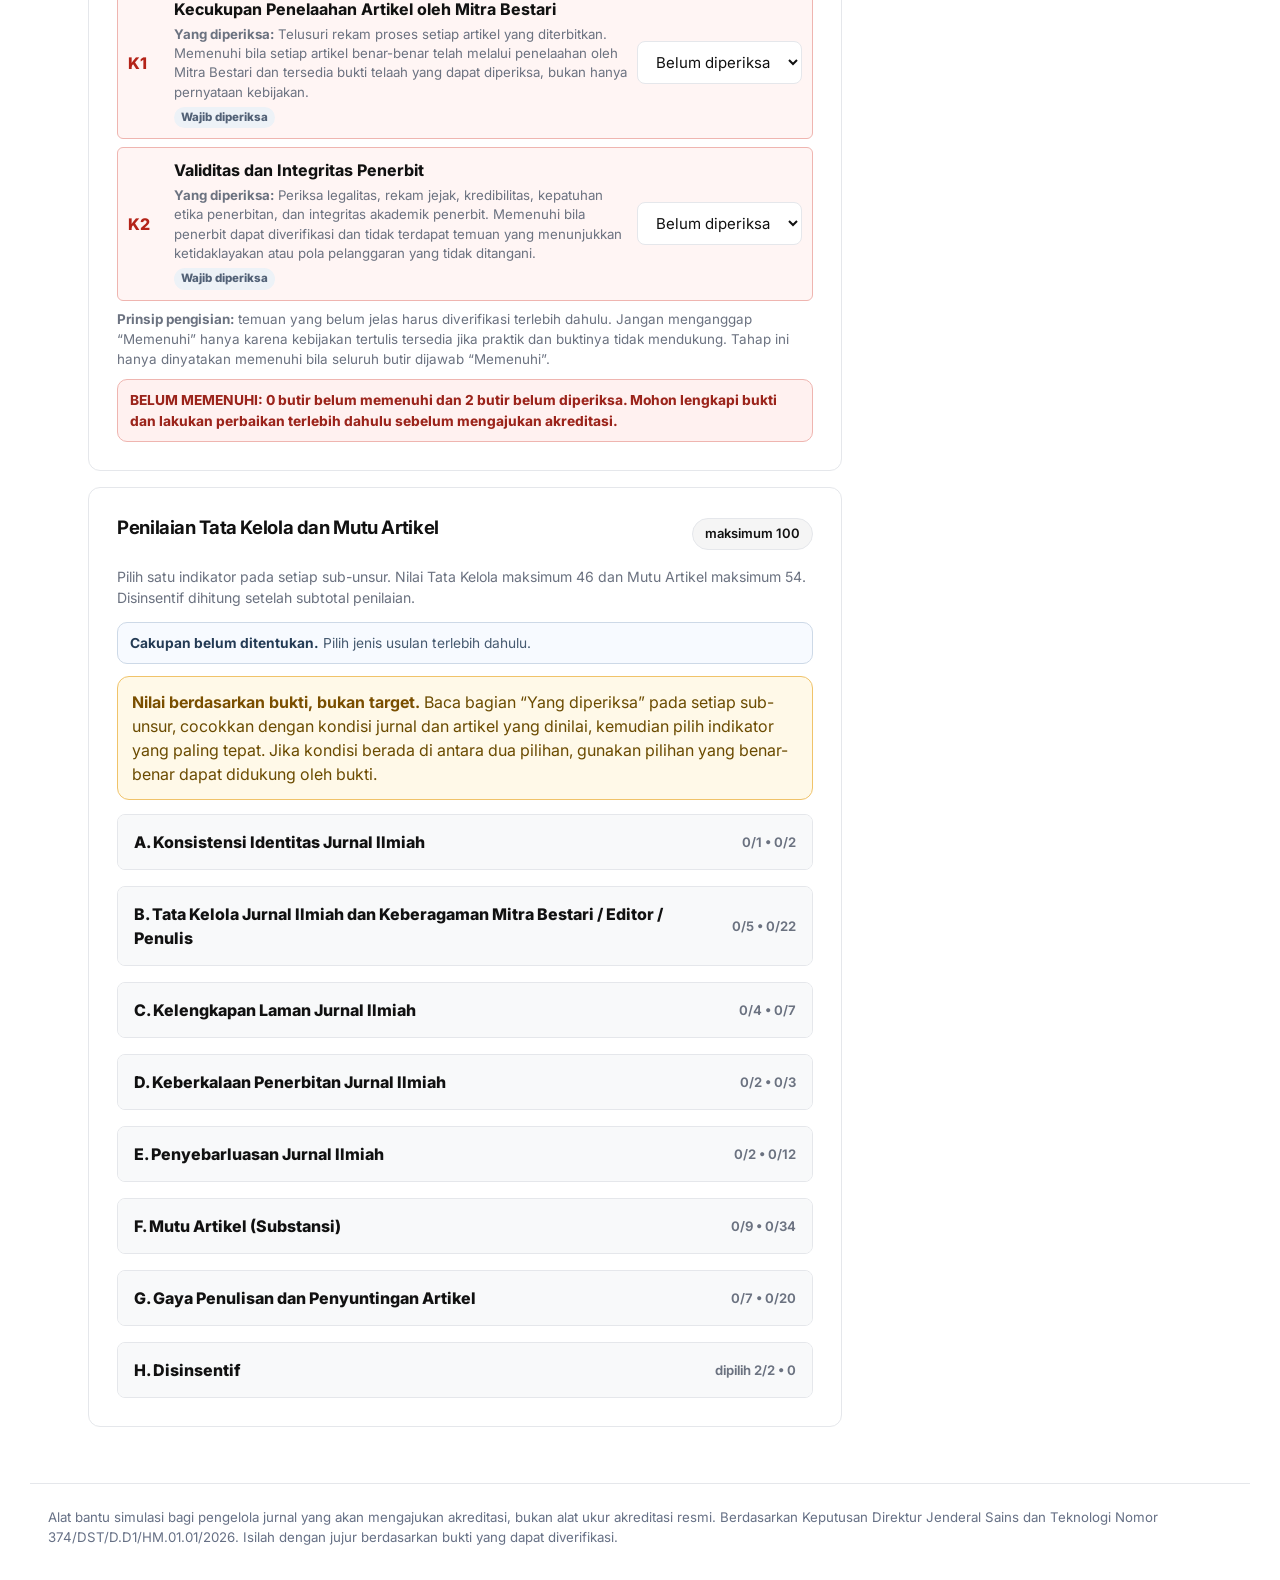
<file: docs/arjuna-2026/index.html>
<!doctype html>
<html lang="id">
<head>
<meta charset="utf-8" />
<meta name="viewport" content="width=device-width, initial-scale=1" />
<title>Simulasi Penilaian Akreditasi Jurnal Ilmiah 2026</title>
<style>
  :root{
    --bg:#f5f7fb; --card:#ffffff; --ink:#18212f; --muted:#667085; --line:#d9e0ea;
    --primary:#0b5cad; --primary2:#eaf3ff; --good:#137a4b; --warn:#9a6700; --bad:#b42318;
    --shadow:0 8px 24px rgba(16,24,40,.08); --radius:16px;
  }
  *{box-sizing:border-box}
  html{scroll-behavior:smooth}
  body{margin:0;font-family:Inter,ui-sans-serif,system-ui,-apple-system,BlinkMacSystemFont,"Segoe UI",Arial,sans-serif;background:var(--bg);color:var(--ink);line-height:1.5}
  .app-header{border-bottom:1px solid var(--line);background:#fff;color:var(--ink);padding:48px 20px 30px}
  .wrap{max-width:1220px;margin:0 auto}
  h1{font-size:clamp(1.55rem,2.4vw,2.25rem);margin:0 0 6px;line-height:1.15}
  .subtitle{margin:0;opacity:.9;max-width:880px}
  .source-note{margin-top:12px;font-size:.88rem;opacity:.9}
  main{padding:22px 18px 46px}
  .layout{display:grid;grid-template-columns:minmax(0,1fr) 330px;gap:20px;align-items:start}
  .stack{display:grid;gap:16px}
  .card{background:var(--card);border:1px solid var(--line);border-radius:var(--radius);box-shadow:var(--shadow);padding:18px}
  .card h2{font-size:1.16rem;margin:0 0 12px}
  .card h3{font-size:1rem;margin:18px 0 10px}
  .grid2{display:grid;grid-template-columns:repeat(2,minmax(0,1fr));gap:12px}
  label.field{display:grid;gap:6px;font-weight:650;font-size:.9rem}
  input[type=text],input[type=url],select{width:100%;border:1px solid #c8d1dc;border-radius:10px;padding:10px 11px;background:#fff;color:var(--ink);font:inherit}
  input:focus,select:focus{outline:3px solid rgba(11,92,173,.15);border-color:var(--primary)}
  .muted{color:var(--muted);font-size:.88rem}
  .checks{display:grid;gap:8px}
  .checkrow{display:grid;grid-template-columns:36px 1fr 165px;gap:10px;align-items:center;border:1px solid var(--line);border-radius:12px;padding:10px;background:#fff;transition:.18s ease}
  .checkrow.met{border-color:#9fd5ba;background:#f4fbf7}
  .checkrow.na{border-color:#b8c7d9;background:#f5f8fc}
  .checkrow.na .code{color:#526b86}
  .checkrow.na select{border-color:#aab9ca;color:#42566d;background:#f8fafc}
  .checkrow.pending,.checkrow.unmet{border-color:#efb5b0;background:#fff5f4}
  .checkrow.pending .code,.checkrow.unmet .code{color:var(--bad)}
  .checkrow.pending select,.checkrow.unmet select{border-color:#dc8178;color:#8f1f17;background:#fff}
  .code{font-weight:800;color:var(--primary)}
  .toolbar{display:flex;flex-wrap:wrap;gap:8px;margin-top:12px}
  button,.button{border:0;border-radius:10px;padding:10px 13px;font:inherit;font-weight:700;cursor:pointer;background:var(--primary);color:#fff}
  button.secondary,.button.secondary{background:#eef2f6;color:#27364a;border:1px solid #d8e0e9}
  button.danger{background:#fff1f0;color:var(--bad);border:1px solid #f5c3bf}
  details.group{background:#fff;border:1px solid var(--line);border-radius:14px;overflow:hidden;box-shadow:0 4px 16px rgba(16,24,40,.045)}
  details.group>summary{list-style:none;cursor:pointer;padding:15px 16px;font-weight:800;display:flex;align-items:center;justify-content:space-between;gap:10px;background:#fbfcfe}
  details.group>summary::-webkit-details-marker{display:none}
  .groupbody{padding:8px 14px 16px}
  .subitem{padding:14px 0;border-top:1px solid #edf0f4}
  .subitem:first-child{border-top:0}
  .subhead{display:flex;gap:10px;align-items:baseline;margin-bottom:8px}
  .subcode{font-weight:900;color:var(--primary);min-width:42px}
  .subname{font-weight:800}
  .options{display:grid;gap:7px}
  .option{display:grid;grid-template-columns:24px 1fr auto;gap:9px;align-items:start;border:1px solid #dce3eb;border-radius:10px;padding:9px 10px;cursor:pointer;background:#fff}
  .option:hover{border-color:#9dbfe1;background:#fafdff}
  .option:has(input:checked){border-color:var(--primary);background:var(--primary2)}
  .option input{margin-top:4px}
  .scorepill{min-width:42px;text-align:center;background:#eef2f6;border-radius:999px;padding:3px 8px;font-weight:850;font-size:.85rem}
  .groupmeta{font-size:.82rem;color:var(--muted);font-weight:650;white-space:nowrap}
  .sticky{position:sticky;top:14px;display:grid;gap:12px}
  .scorebox{text-align:center;padding:8px 0 12px}
  .bigscore{font-size:3rem;font-weight:900;letter-spacing:-.05em;line-height:1}
  .rank{display:inline-block;margin-top:10px;border-radius:999px;padding:7px 12px;background:#eef2f6;font-weight:850}
  .rank.good{background:#e8f6ef;color:var(--good)}
  .rank.bad{background:#fff0ef;color:var(--bad)}
  .rank.warn{background:#fff7df;color:var(--warn)}
  .minirows{display:grid;gap:7px;margin-top:10px}
  .minirow{display:flex;justify-content:space-between;gap:10px;padding-bottom:6px;border-bottom:1px dashed #d9e0ea}
  .minirow:last-child{border-bottom:0}
  .progressbar{height:9px;background:#edf1f5;border-radius:99px;overflow:hidden;margin-top:8px}
  .progressbar>span{display:block;height:100%;background:var(--primary);width:0;transition:width .2s ease}
  .ranktable{width:100%;border-collapse:collapse;font-size:.88rem}
  .ranktable th,.ranktable td{border-bottom:1px solid #e5e9ef;padding:7px 5px;text-align:left}
  .notice{border-left:4px solid var(--primary);background:#f2f7fd;padding:10px 12px;border-radius:8px;font-size:.9rem}
  .notice.warning{border-left-color:var(--warn);background:#fff9e9}
  .notice.danger{border-left-color:var(--bad);background:#fff4f2}
  .honesty{border:1px solid #f0c36a;background:#fff9e8;border-radius:12px;padding:13px 14px;color:#6b4b00}
  .honesty strong{color:#7a4f00}
  .checktitle{font-weight:750;color:var(--ink)}
  .checkdesc{margin-top:4px;color:var(--muted);font-size:.83rem;line-height:1.45}
  .subdesc{margin:0 0 10px 52px;padding:8px 10px;border-left:3px solid #c7d8eb;background:#f8fbff;border-radius:0 8px 8px 0;color:#526176;font-size:.84rem;line-height:1.48}
  .evidence-tip{margin:8px 0 0;color:#526176;font-size:.84rem}
  .gate-status{margin-top:10px;border-radius:10px;padding:10px 12px;font-size:.86rem;font-weight:750}
  .gate-status.good{border:1px solid #9fd5ba;background:#eef9f3;color:#12633f}
  .gate-status.bad{border:1px solid #efb5b0;background:#fff1f0;color:#9b241b}
  .gate-status.neutral{border:1px solid #b8c7d9;background:#f5f8fc;color:#42566d}
  .context-note{margin:10px 0 12px;border:1px solid #cdd9e7;background:#f7faff;border-radius:10px;padding:10px 12px;font-size:.86rem;color:#465a70}
  .context-note strong{color:#243b55}
  .fieldhint{font-weight:400;color:var(--muted);font-size:.78rem;line-height:1.4}
  .applicability{display:inline-block;margin-top:5px;border-radius:999px;padding:2px 7px;background:#edf2f7;color:#526176;font-size:.72rem;font-weight:800}
  .applicability.na{background:#edf3f9;color:#42617f}
  .summary-table{width:100%;border-collapse:collapse;font-size:.82rem}
  .summary-table th,.summary-table td{border:1px solid #cfd7e2;padding:7px;vertical-align:top}
  .summary-table th{background:#f1f4f8}
  .sectiontitle{display:flex;justify-content:space-between;gap:12px;align-items:center}
  .badge{border-radius:999px;background:#eef2f6;padding:4px 9px;font-size:.78rem;font-weight:800;color:#42526a}
  .purpose-note{margin-top:18px;padding:14px 16px;border:1px solid var(--line);border-radius:8px;background:#f8f9fa;color:#374151;font-size:.86rem;line-height:1.55}
  .purpose-note a{color:var(--ink);text-decoration:underline;font-weight:700}
  footer{max-width:1220px;margin:0 auto;padding:0 18px 32px;color:#667085;font-size:.83rem}
  .print-only{display:none}
  @media(max-width:900px){.layout{grid-template-columns:1fr}.sticky{position:static}.grid2{grid-template-columns:1fr}.checkrow{grid-template-columns:34px 1fr}.checkrow select{grid-column:2}}
  @media print{
    @page{size:A4;margin:14mm}
    body{background:#fff;color:#000;font-size:10pt}
    .toolkit-topbar{display:none!important}.app-header{background:#fff!important;color:#000;padding:0 0 10px;border-bottom:2px solid #000}
    main{padding:10px 0}.layout{display:block}.no-print{display:none!important}.print-only{display:block!important}
    .card{box-shadow:none;border:0;padding:8px 0}.sticky{position:static}.results-panel{page-break-inside:avoid}
    .summary-table{font-size:8.6pt}.summary-table th,.summary-table td{padding:5px}
    footer{padding:8px 0;color:#000}
  }
</style>
<link rel="icon" href="data:image/svg+xml,%3Csvg xmlns='http://www.w3.org/2000/svg' viewBox='0 0 64 64'%3E%3Crect width='64' height='64' rx='10' fill='%23111111'/%3E%3Cpath d='M18 18h28v6H18zm0 11h28v6H18zm0 11h18v6H18z' fill='white'/%3E%3C/svg%3E" />
<link rel="preconnect" href="https://fonts.googleapis.com" />
<link rel="preconnect" href="https://fonts.gstatic.com" crossorigin />
<link href="https://fonts.googleapis.com/css2?family=Inter:wght@400;500;600;700;800;900&display=swap" rel="stylesheet" />
<link rel="stylesheet" href="../assets/toolkit.css" />
<style id="toolkit-arjuna-2026-overrides">
  :root{
    --bg:var(--toolkit-canvas);--card:var(--toolkit-canvas);--ink:var(--toolkit-ink);
    --muted:var(--toolkit-muted);--line:var(--toolkit-line);--primary:var(--toolkit-primary);
    --primary2:var(--toolkit-surface-card);--shadow:none;--radius:var(--toolkit-radius-md)
  }
  body{background:var(--toolkit-canvas)!important;color:var(--toolkit-ink);font-family:var(--toolkit-font)}
  .app-header h1{font-size:clamp(2rem,5vw,3.5rem);letter-spacing:-.04em;max-width:900px}
  .subtitle{color:var(--toolkit-body);font-size:1.05rem}
  main{background:var(--toolkit-canvas)}
  .layout{grid-template-columns:minmax(0,1fr) minmax(280px,330px)}
  .card,details.group{border-color:var(--toolkit-line);border-radius:var(--toolkit-radius-md);box-shadow:none}
  details.group>summary{background:var(--toolkit-surface-soft)}
  button,.button{border-radius:var(--toolkit-radius-sm);background:var(--toolkit-primary)}
  button:hover,.button:hover{background:var(--toolkit-primary-active)}
  input[type=text],input[type=url],select,.checkrow,.option{border-radius:var(--toolkit-radius-sm)}
  .code,.subcode{color:var(--toolkit-ink)}
  .option:has(input:checked){border-color:var(--toolkit-primary);background:var(--toolkit-surface-card)}
  .progressbar>span{background:var(--toolkit-primary)}
  .sticky{top:84px}
  footer{border-top:1px solid var(--toolkit-line);padding-top:24px}
  @media(max-width:900px){.layout{grid-template-columns:1fr}}
</style>
</head>
<body>
<div class="toolkit-topbar">
  <div class="toolkit-topbar-inner">
    <div class="toolkit-brand">
      <strong>Journals Toolkit</strong>
      <span>Alat bantu publik untuk pengelola jurnal</span>
    </div>
    <nav class="toolkit-nav" aria-label="Navigasi aplikasi">
      <a href="../">Portal</a>
      <a href="../oai-pmh/">OAI-PMH</a>
      <a href="../ojs-version-checker/">OJS Checker</a>
      <a href="../doi-xml-repair/">DOI XML Repair</a>
      <a href="../arjuna-2021/">Arjuna 2021</a>
      <a href="../arjuna-2026/" aria-current="page">Arjuna 2026</a>
      <a href="../doaj-precheck/">DOAJ Precheck</a>
      <a href="../evaluasi-diri-jurnal/">Evaluasi Diri</a>
    </nav>
  </div>
</div>
<header class="app-header">
  <div class="wrap">
    <h1>Simulasi Penilaian Akreditasi Jurnal Ilmiah 2026</h1>
    <p class="subtitle">Alat bantu simulasi untuk pengelola jurnal yang akan mengajukan akreditasi. Isilah setiap butir berdasarkan kondisi nyata dan bukti yang dapat diperiksa.</p>
    <div class="purpose-note"><strong>Informasi penggunaan:</strong> Alat bantu ini dibuat untuk keperluan simulasi bagi pengelola jurnal yang akan mengajukan akreditasi dan <strong>bukan sebagai alat ukur akreditasi resmi</strong>. Simulasi ini dibuat berdasarkan <strong>Keputusan Direktur Jenderal Sains dan Teknologi Nomor 374/DST/D.D1/HM.01.01/2026 tentang Petunjuk Teknis Akreditasi Jurnal Ilmiah</strong>, yang dirujuk pada <a href="https://arjuna.kemdiktisaintek.go.id/#/pengumuman/724" target="_blank" rel="noopener noreferrer">https://arjuna.kemdiktisaintek.go.id/#/pengumuman/724</a>.</div>
  </div>
</header>
<main>
<div class="wrap layout">
  <section class="stack">
    <div class="card no-print">
      <div class="sectiontitle"><h2>1. Pilih Jenis Usulan</h2><span class="badge">menentukan cabang pemeriksaan</span></div>
      <p class="muted">Pilih jenis usulan sebelum mengisi Pemeriksaan Awal. Pilihan ini menentukan cakupan terbitan yang harus diperiksa dan menyesuaikan pertanyaan di bawahnya.</p>
      <label class="field">Jenis usulan
        <select id="proposalType">
          <option value="">Pilih jenis usulan</option>
          <option value="baru">Akreditasi Baru</option>
          <option value="ulang">Akreditasi Ulang (Reakreditasi)</option>
        </select>
        <span class="fieldhint">Akreditasi Baru menggunakan seluruh nomor terbitan dalam 3 tahun terakhir. Akreditasi Ulang menggunakan 3 nomor terbitan terakhir/terbaru. Pertanyaan Pemeriksaan Awal akan menyesuaikan otomatis dengan pilihan ini.</span>
      </label>
    </div>

    <div class="card no-print">
      <h2>2. Identitas Jurnal</h2>
      <div class="grid2">
        <label class="field">Nama jurnal<input id="journalName" type="text" placeholder="Nama jurnal" /></label>
        <label class="field">Nama penerbit<input id="publisher" type="text" placeholder="Nama penerbit" /></label>
        <label class="field">E-ISSN<input id="eissn" type="text" placeholder="xxxx-xxxx" /></label>
        <label class="field">P-ISSN <span class="muted">(jika ada)</span><input id="pissn" type="text" placeholder="xxxx-xxxx" /></label>
        <label class="field">URL jurnal<input id="journalUrl" type="url" placeholder="https://..." /></label>
      </div>
    </div>

    <div class="card no-print">
      <div class="honesty"><strong>Wajib diisi dengan jujur.</strong> Jawaban harus menggambarkan keadaan jurnal yang sebenarnya dan didasarkan pada bukti yang dapat diverifikasi, seperti laman jurnal, Portal ISSN, metadata artikel, galley/PDF, rekam proses editorial, bukti telaah, data pengindeks, dan dokumen penerbit. Jangan memilih “Memenuhi” atau nilai yang lebih tinggi hanya untuk mengejar peringkat tertentu.<br><br><strong>Prinsip kelulusan tahap pemeriksaan:</strong> Pemeriksaan mengikuti cabang jenis usulan yang dipilih. Untuk <strong>Akreditasi Baru</strong>, bukti penerbitan diperiksa pada <strong>seluruh nomor terbitan dalam 3 tahun terakhir</strong>. Untuk <strong>Akreditasi Ulang</strong>, bukti penerbitan utama diperiksa pada <strong>3 nomor terbitan terakhir/terbaru</strong>. Pada <strong>Pemeriksaan Awal</strong>, status <em>Memenuhi</em> diberikan apabila seluruh butir yang berlaku pada cabang tersebut telah dijawab “Memenuhi”. Butir yang memang tidak relevan dapat berstatus “Tidak Berlaku” dan tidak menggagalkan Pemeriksaan Awal. Pada <strong>Pemeriksaan Kelayakan</strong>, seluruh butir wajib dijawab “Memenuhi”. Jika masih ada persyaratan yang berlaku tetapi belum memenuhi atau belum dapat diverifikasi, sebaiknya jurnal melengkapi bukti dan melakukan perbaikan terlebih dahulu sebelum mengajukan akreditasi.</div>
    </div>

    <div class="card no-print">
      <div class="sectiontitle"><h2>Pemeriksaan Awal</h2><span class="badge">kriteria minimum</span></div>
      <p class="muted">Pemeriksaan Awal otomatis bercabang mengikuti <strong>Jenis usulan</strong> yang dipilih pada bagian pertama. Akreditasi Baru diperiksa terhadap seluruh nomor terbitan dalam 3 tahun terakhir, sedangkan Akreditasi Ulang diperiksa terhadap 3 nomor terbitan terakhir/terbaru. Butir mengenai peringkat dan masa berlaku akreditasi sebelumnya hanya ditampilkan untuk Akreditasi Ulang.</p>
      <div id="preChecks" class="checks"></div>
      <p class="evidence-tip"><strong>Prinsip pengisian:</strong> jawab “Memenuhi” hanya jika bukti benar-benar mendukung. Jawaban “Tidak Berlaku” dianggap memenuhi hanya pada butir yang memang tidak relevan untuk jenis usulan yang dipilih. Jika ada satu atau lebih butir yang berlaku tetapi belum memenuhi, lengkapi persyaratan dan lakukan perbaikan terlebih dahulu sebelum mengajukan akreditasi.</p>
      <div id="preGateStatus" class="gate-status bad">BELUM DAPAT DINILAI: pilih jenis usulan dan lengkapi Pemeriksaan Awal.</div>
    </div>

    <div class="card no-print">
      <div class="sectiontitle"><h2>Pemeriksaan Kelayakan</h2><span class="badge">tahap sebelum penilaian</span></div>
      <p class="muted">Tahap ini menilai apakah proses penelaahan artikel dan integritas penerbit benar-benar layak untuk dilanjutkan ke penilaian. Jawab berdasarkan rekam proses dan bukti yang dapat ditelusuri.</p>
      <div id="eligChecks" class="checks"></div>
      <p class="evidence-tip"><strong>Prinsip pengisian:</strong> temuan yang belum jelas harus diverifikasi terlebih dahulu. Jangan menganggap “Memenuhi” hanya karena kebijakan tertulis tersedia jika praktik dan buktinya tidak mendukung. Tahap ini hanya dinyatakan memenuhi bila seluruh butir dijawab “Memenuhi”.</p>
      <div id="eligGateStatus" class="gate-status bad">BELUM MEMENUHI: seluruh butir Pemeriksaan Kelayakan wajib dijawab “Memenuhi”.</div>
    </div>

    <div class="card no-print">
      <div class="sectiontitle"><h2>Penilaian Tata Kelola dan Mutu Artikel</h2><span class="badge">maksimum 100</span></div>
      <p class="muted">Pilih satu indikator pada setiap sub-unsur. Nilai Tata Kelola maksimum 46 dan Mutu Artikel maksimum 54. Disinsentif dihitung setelah subtotal penilaian.</p>
      <div id="scoreScopeContext" class="context-note"><strong>Cakupan belum ditentukan.</strong> Pilih jenis usulan terlebih dahulu.</div>
      <div class="honesty" style="margin-bottom:14px"><strong>Nilai berdasarkan bukti, bukan target.</strong> Baca bagian “Yang diperiksa” pada setiap sub-unsur, cocokkan dengan kondisi jurnal dan artikel yang dinilai, kemudian pilih indikator yang paling tepat. Jika kondisi berada di antara dua pilihan, gunakan pilihan yang benar-benar dapat didukung oleh bukti.</div>
      <div id="scoreGroups" class="stack"></div>
    </div>

    <div class="card print-only" id="printSummary">
      <h2>Ringkasan Simulasi Penilaian</h2>
      <div id="printIdentity"></div>
      <div id="printResult" style="margin:12px 0"></div>
      <p style="font-size:9pt"><strong>Pernyataan penggunaan:</strong> Alat bantu ini dibuat untuk simulasi bagi pengelola jurnal yang akan mengajukan akreditasi dan bukan sebagai alat ukur akreditasi resmi. Simulasi disusun berdasarkan Keputusan Direktur Jenderal Sains dan Teknologi Nomor 374/DST/D.D1/HM.01.01/2026 tentang Petunjuk Teknis Akreditasi Jurnal Ilmiah. Isian harus dilakukan secara jujur berdasarkan keadaan jurnal yang sebenarnya dan bukti yang dapat diverifikasi.</p>
      <table class="summary-table">
        <thead><tr><th>Kode</th><th>Sub-unsur</th><th>Indikator terpilih</th><th>Nilai</th></tr></thead>
        <tbody id="summaryRows"></tbody>
      </table>
    </div>
  </section>

  <aside class="sticky">
    <div class="card results-panel">
      <h2>Hasil Simulasi</h2>
      <div class="scorebox">
        <div class="bigscore" id="totalScore">0</div>
        <div class="rank warn" id="rankLabel">Belum lengkap</div>
      </div>
      <div class="minirows">
        <div class="minirow"><span>Tata Kelola (A-E)</span><strong id="governanceScore">0 / 46</strong></div>
        <div class="minirow"><span>Mutu Artikel (F-G)</span><strong id="articleScore">0 / 54</strong></div>
        <div class="minirow"><span>Disinsentif (H)</span><strong id="penaltyScore">0</strong></div>
        <div class="minirow"><span>Butir terisi</span><strong id="completedCount">0 / 30</strong></div>
      </div>
      <div class="progressbar"><span id="progressFill"></span></div>
      <div id="statusNotice" class="notice warning" style="margin-top:12px">Lengkapi pemeriksaan dan seluruh sub-unsur penilaian.</div>
      <div class="toolbar no-print">
        <button type="button" id="printBtn">Cetak / Simpan PDF</button>
        <button type="button" class="danger" id="resetBtn">Reset</button>
      </div>
    </div>
    <div class="card no-print">
      <h2>Rentang Peringkat 2026</h2>
      <table class="ranktable">
        <thead><tr><th>Status</th><th>Nilai total</th></tr></thead>
        <tbody>
          <tr><td>Peringkat 1</td><td>90 ≤ n ≤ 100</td></tr>
          <tr><td>Peringkat 2</td><td>80 ≤ n &lt; 90</td></tr>
          <tr><td>Peringkat 3</td><td>70 ≤ n &lt; 80</td></tr>
          <tr><td>Peringkat 4</td><td>60 ≤ n &lt; 70</td></tr>
          <tr><td>Tidak Terakreditasi</td><td>n &lt; 60</td></tr>
        </tbody>
      </table>
    </div>
    <div class="card no-print">
      <div class="notice danger"><strong>Catatan:</strong> hasil ini bersifat simulasi. Keputusan resmi hanya ditetapkan melalui proses akreditasi sesuai ketentuan yang berlaku.</div>
    </div>
  </aside>
</div>
</main>
<footer>Alat bantu simulasi bagi pengelola jurnal yang akan mengajukan akreditasi, bukan alat ukur akreditasi resmi. Berdasarkan Keputusan Direktur Jenderal Sains dan Teknologi Nomor 374/DST/D.D1/HM.01.01/2026. Isilah dengan jujur berdasarkan bukti yang dapat diverifikasi.</footer>
<script>
const checkDescriptions = {
  P1:'Buka URL jurnal yang diajukan dan pastikan laman dapat diakses normal, menampilkan jurnal yang benar, serta menyediakan informasi dan arsip yang diperlukan untuk pemeriksaan. Pilih Memenuhi hanya bila laman valid dan dapat diperiksa.',
  P2:'Cocokkan nama jurnal pada laman jurnal dengan data resmi ISSN. Perhatikan juga konsistensinya pada metadata artikel dan galley/PDF. Memenuhi bila identitas nama jurnal sesuai dan dapat diverifikasi.',
  P3:'Cocokkan nama penerbit pada laman jurnal dengan data penerbit yang tercatat pada ISSN. Memenuhi bila penerbit yang ditampilkan sesuai, jelas, dan dapat diverifikasi.',
  P4:'Pastikan cakupan terbitan yang diajukan dan waktu pengajuan sesuai dengan cabang jenis usulan yang telah dipilih di bagian awal.',
  P5:'Cocokkan frekuensi penerbitan aktual dengan frekuensi yang tercatat pada data e-ISSN/Portal ISSN. Juknis mensyaratkan frekuensi penerbitan sesuai data e-ISSN dan sekurang-kurangnya 2 kali dalam 1 tahun secara teratur. Jika data ISSN menyatakan 2 nomor per tahun tetapi jurnal menerbitkan 3 nomor reguler per tahun, atau sebaliknya tidak mencapai frekuensi yang terdaftar, pilih Belum memenuhi.',
  P6:'Periksa keberkalaan dan kelengkapan terbitan sesuai cakupan jenis usulan yang telah dipilih.',
  P7:'Untuk jurnal yang sudah pernah terakreditasi, periksa apakah peringkat akreditasi dan masa berlakunya dicantumkan secara benar pada laman jurnal. Pilih Tidak berlaku hanya bila ketentuan ini memang tidak relevan untuk usulan tersebut.',
  P8:'Pastikan tersedia laman kebijakan etika publikasi yang jelas dan dapat diakses, serta mengacu pada standar etika publikasi yang diakui, termasuk prinsip COPE.',
  P9:'Pastikan laman jurnal menjelaskan seluruh biaya yang dibebankan kepada penulis, seperti submission fee, APC, biaya penerbitan, atau biaya lain. Jika tanpa biaya, informasi biaya nol juga harus dinyatakan secara transparan.',
  P10:'Uji DOI pada artikel yang diterbitkan. Memenuhi bila setiap artikel memiliki DOI yang aktif, mengarah ke artikel yang benar, dan dapat ditelusuri.',
  P11:'Buka setiap artikel pada seluruh terbitan yang termasuk dalam cakupan usulan dan pastikan tersedia teks penuh, sekurang-kurangnya dalam bentuk PDF, yang dapat diakses untuk keperluan pemeriksaan.',
  P12:'Periksa nama, afiliasi, kualifikasi, dan keterlibatan Tim Editor. Juknis Pemeriksaan Awal meminta keberagaman nasional dan/atau internasional yang mencukupi tetapi tidak menetapkan angka minimum eksplisit. Untuk membantu simulasi, gunakan acuan paling konservatif dari rubrik B.3: keberagaman mulai memperoleh nilai positif terendah bila Tim Editor aktif berasal dari sedikitnya 2 institusi dan memiliki rekam jejak publikasi nasional 3 tahun terakhir. Tidak ada syarat eksplisit harus berbeda kota/provinsi; yang diperiksa adalah keberagaman institusi/negara dan bukan hanya berasal dari institusi penerbit.',
  P13:'Periksa nama, afiliasi, kualifikasi, dan keterlibatan aktif Mitra Bestari. Juknis Pemeriksaan Awal meminta keberagaman nasional dan/atau internasional yang mencukupi tetapi tidak memberi angka minimum eksplisit. Untuk membantu simulasi, gunakan acuan paling konservatif dari rubrik B.1: nilai positif terendah mulai pada reviewer aktif dengan rekam jejak publikasi nasional 3 tahun terakhir, berasal dari sedikitnya 4 institusi, dan setiap naskah ditelaah sedikitnya 2 reviewer dengan bukti telaah. Tidak ada syarat eksplisit harus berbeda kota/provinsi; keberagaman dinilai dari institusi/negara dan keterlibatan nyata.',
  P14:'Coba masuk menggunakan username dan password yang disediakan untuk pemeriksaan. Memenuhi bila kredensial valid dan dapat digunakan tanpa kendala untuk mengakses sistem jurnal.',
  P15:'Setelah login, pastikan akun memiliki peran Editor atau kewenangan yang memadai untuk menelusuri alur pengelolaan dan penerbitan artikel, termasuk bukti proses editorial dan penelaahan.',
  K1:'Telusuri rekam proses setiap artikel yang diterbitkan. Memenuhi bila setiap artikel benar-benar telah melalui penelaahan oleh Mitra Bestari dan tersedia bukti telaah yang dapat diperiksa, bukan hanya pernyataan kebijakan.',
  K2:'Periksa legalitas, rekam jejak, kredibilitas, kepatuhan etika penerbitan, dan integritas akademik penerbit. Memenuhi bila penerbit dapat diverifikasi dan tidak terdapat temuan yang menunjukkan ketidaklayakan atau pola pelanggaran yang tidak ditangani.'
};

const itemDescriptions = {
  A:'Bandingkan identitas jurnal pada Portal ISSN, laman jurnal, metadata artikel, dan judul sirahan galley/PDF. Nilai juga apakah nama jurnal cukup unik/spesifik dan selaras dengan fokus serta disiplin ilmu jurnal.',
  'B.1':'Periksa tiga tahun terakhir: keterlibatan aktif reviewer, rekam jejak publikasinya, keberagaman negara/institusi asal, jumlah reviewer pada setiap naskah, serta bukti telaah yang benar-benar tersedia di sistem.',
  'B.2':'Baca sampel bukti telaah tiga tahun terakhir. Nilai apakah komentar reviewer membahas substansi, metode, hasil, argumentasi, dan perbaikan ilmiah secara konstruktif, bukan hanya bahasa atau tata letak.',
  'B.3':'Periksa keterlibatan aktif Tim Editor/Editorial Board, rekam jejak publikasi tiga tahun terakhir, keberagaman negara/institusi asal, kesesuaian keahlian dengan fokus jurnal, serta bukti aktivitas editorialnya.',
  'B.4':'Hitung asal institusi dan/atau negara penulis pada setiap nomor terbitan selama tiga tahun terakhir berdasarkan afiliasi yang valid. Gunakan pola per nomor terbitan, bukan hanya daftar penulis gabungan seluruh periode.',
  'B.5':'Telusuri alur artikel dari registrasi dan submission, review, editing, revisi, metadata, sampai penerbitan. Nilai apakah proses benar-benar dijalankan melalui sistem manajemen jurnal daring atau masih bergantung pada e-mail.',
  'C.1':'Periksa laman kebijakan peer review. Kebijakan yang lengkap menjelaskan tipe review, tahapan proses, kriteria penelaahan, kualifikasi dan jumlah reviewer, batas waktu, pemeriksaan similaritas, pengambilan keputusan editorial, serta prinsip etika.',
  'C.2':'Periksa Author Guidelines dan template. Nilai apakah instruksi menjelaskan isi dan sistematika artikel secara rinci, mudah diikuti, konsisten dengan gaya selingkung, serta menyediakan contoh/template yang benar-benar dapat digunakan.',
  'C.3':'Periksa kebijakan AI pada laman jurnal. Untuk nilai tertinggi, kebijakan harus mencakup pengungkapan penggunaan AI oleh Penulis, batasan penggunaan oleh Tim Editor, serta larangan Mitra Bestari memakai AI dalam proses telaah, termasuk menganalisis atau mengunggah naskah ke aplikasi AI.',
  'C.4':'Periksa pemenuhan 16 unsur transparansi laman: ISSN; aims and scope; jenis manuskrip; jadwal terbit; akses; kontak; hak cipta; lisensi; kepemilikan/pengelolaan; authorship/contributorship; penanganan misconduct; diskusi pascapenerbitan; koreksi/retraksi; pengarsipan; konflik kepentingan; dan plagiasi. Hitung persentase unsur yang benar-benar tersedia.',
  'D.1':'Bandingkan jadwal yang diumumkan dengan tanggal penerbitan tiga tahun terakhir. Periksa ketepatan waktu, penggunaan Article in Press/Issue in Progress bila ada, serta pastikan tidak ada praktik abstract only atau penyisipan artikel ke back issue.',
  'D.2':'Periksa konsistensi penomoran volume, nomor terbitan, halaman atau identitas unik artikel selama tiga tahun terakhir. Sistem harus teratur, mudah ditelusuri, dan diterapkan konsisten antar terbitan.',
  'E.1':'Gunakan data sitasi tiga tahun terakhir yang dapat diverifikasi dari basis data pengindeks bereputasi internasional dan/atau basis data berbasis DOI. Jangan memasukkan angka yang tidak dapat ditelusuri sumbernya.',
  'E.2':'Verifikasi bahwa jurnal benar-benar tercantum pada pengindeks dan periksa apakah metadata artikelnya juga sudah terindeks. Bedakan pengindeks bereputasi internasional, pengindeks dengan sistem seleksi, dan pengindeks tanpa sistem seleksi.',
  'F.1':'Baca judul artikel pada terbitan yang dinilai. Nilai apakah judul lugas, spesifik, efektif, dan cukup menginformasikan temuan penting, bukan sekadar menyebut topik atau lokasi penelitian.',
  'F.2':'Periksa abstrak artikel. Abstrak yang baik menyajikan secara ringkas latar belakang penting bila diperlukan, tujuan, metode, hasil temuan utama, dan simpulan; tidak memuat rujukan, serta menggunakan bahasa yang dipersyaratkan Juknis.',
  'F.3':'Periksa apakah kata kunci merupakan istilah atau frasa baku yang mewakili konsep utama artikel dan membantu penelusuran. Jangan memberi nilai tinggi bila kata kunci terlalu umum atau tidak mewakili substansi.',
  'F.4':'Fokuskan pemeriksaan pada pendahuluan dan kontribusi artikel: kecukupan state of the art, justifikasi kebaruan atau analisis kesenjangan riset, dan kejelasan tujuan riset. Nilai tingkat orisinalitas dan kontribusi ilmiahnya berdasarkan tiga unsur tersebut.',
  'F.5':'Periksa empat aspek utama: kecukupan metode, kejelasan temuan penting berbasis data/fakta, kedalaman interpretasi atau pembahasan, dan perbandingan kritis dengan teori atau penelitian relevan yang mutakhir. Nilai berdasarkan kedalaman analisis, bukan panjang teks.',
  'F.6':'Periksa apakah simpulan menjawab tujuan riset, menegaskan temuan penting atau baru, didukung fakta hasil penelitian, dan bila relevan memuat implikasi. Simpulan tidak seharusnya menjadi tempat pembahasan baru yang panjang.',
  'F.7':'Klasifikasikan daftar rujukan artikel menjadi sumber primer dan non-primer, lalu hitung persentasenya. Sumber primer mencakup karya yang melaporkan hasil riset langsung; perhatikan juga syarat jumlah rujukan minimal 15.',
  'F.8':'Hitung persentase pustaka yang terbit dalam sepuluh tahun terakhir dari seluruh daftar rujukan. Karya klasik tetap boleh digunakan bila relevan, tetapi penilaian kemutakhiran mengikuti proporsi rujukan mutakhir.',
  'F.9':'Cocokkan setiap artikel dengan fokus dan skop jurnal. Hitung proporsi artikel yang benar-benar berada dalam cakupan keilmuan jurnal dan waspadai terbitan yang menyerupai bunga rampai dari bidang-bidang yang tidak berkaitan.',
  'G.1':'Periksa sembilan unsur galley/PDF: identitas bibliografis jurnal/artikel; lisensi akses; hak cipta; riwayat tanggal naskah; DOI; pernyataan penggunaan AI; kontribusi penulis; pendanaan; dan konflik kepentingan. Hitung berapa unsur yang tersedia dan konsisten dengan metadata laman.',
  'G.2':'Periksa penulisan nama dan afiliasi pada metadata dan PDF: nama penulis, family/last name, tanpa gelar/jabatan, afiliasi lengkap termasuk negara, alamat penulis korespondensi, dan konsistensi antar artikel. Identitas harus dapat diverifikasi.',
  'G.3':'Periksa apakah sistematika artikel sesuai jenis manuskrip dan Author Guidelines. Untuk artikel empiris umumnya mencakup pendahuluan, metode, hasil dan pembahasan, serta simpulan; nilai juga konsistensinya antar artikel dan terbitan.',
  'G.4':'Periksa penggunaan tabel, gambar/grafik, persamaan, simbol, satuan, tanda baca, huruf kapital/miring/tebal, dan instrumen pendukung lain. Setiap unsur harus jelas, baku, relevan, dirujuk dalam teks, dan membantu pemahaman hasil.',
  'G.5':'Bandingkan sistem sitasi dan daftar pustaka dengan Author Guidelines. Periksa kebakuan gaya, konsistensi antar artikel, serta prinsip bahwa semua sitasi dalam teks ada di daftar pustaka dan semua pustaka yang dicantumkan benar-benar dirujuk dalam teks.',
  'G.6':'Baca sampel artikel dan nilai penggunaan istilah baku bidang ilmu, struktur kalimat, tata bahasa, dan konsistensi kualitas kebahasaan. Penilaian didasarkan pada proporsi artikel yang memenuhi, bukan hanya satu artikel terbaik.',
  'G.7':'Bandingkan artikel antar nomor terbitan. Nilai konsistensi penyuntingan substansi, gaya selingkung, format penulisan, dan tata letak serta apakah semuanya sesuai standar artikel ilmiah dan diterapkan secara konsisten.'
};

const preChecks = [
  ['P1','Validitas laman jurnal'],
  ['P2','Validitas nama jurnal sesuai ISSN'],
  ['P3','Validitas penerbit jurnal sesuai ISSN'],
  ['P4','Kesesuaian cakupan dan waktu usulan'],
  ['P5','Kesesuaian frekuensi terbitan dengan data ISSN'],
  ['P6','Keberkalaan dan kelengkapan terbitan yang diperiksa'],
  ['P7','Pencantuman peringkat dan masa berlaku akreditasi'],
  ['P8','Ketersediaan laman etika publikasi'],
  ['P9','Ketersediaan laman biaya pemrosesan artikel / Author Fees'],
  ['P10','Ketersediaan DOI aktif pada setiap artikel'],
  ['P11','Ketersediaan teks penuh pada setiap artikel'],
  ['P12','Kecukupan keberagaman afiliasi Editor'],
  ['P13','Kecukupan keberagaman afiliasi Mitra Bestari / reviewer'],
  ['P14','Validitas username dan password akun jurnal'],
  ['P15','Ketersediaan kredensial / peran Editor untuk pemeriksaan']
];
const eligChecks = [
  ['K1','Kecukupan Penelaahan Artikel oleh Mitra Bestari'],
  ['K2','Validitas dan Integritas Penerbit']
];

const groups = [
 {code:'A',name:'Konsistensi Identitas Jurnal Ilmiah',type:'gov',max:2,items:[
  {code:'A',name:'Konsistensi Identitas Jurnal Ilmiah',opts:[
   [2,'Unik dan/atau spesifik, mencerminkan super-spesialisasi atau spesialisasi disiplin ilmu tertentu, serta identitas jurnal konsisten pada laman jurnal, metadata artikel, dan judul sirahan galley/PDF.'],
   [1,'Kurang unik dan/atau kurang spesifik, berkaitan dengan bidang ilmu yang meluas, serta identitas jurnal kurang konsisten pada laman jurnal, metadata artikel, dan judul sirahan galley/PDF.'],
   [0,'Tidak unik, serupa dengan jurnal lain, dan/atau mengandung nama lembaga/institusi lokal dan/atau tidak sesuai dengan nama yang terdaftar di ISSN.']
  ]}
 ]},
 {code:'B',name:'Tata Kelola Jurnal Ilmiah dan Keberagaman Mitra Bestari / Editor / Penulis',type:'gov',max:22,items:[
  {code:'B.1',name:'Komposisi, Rekam Jejak Publikasi, dan Keberagaman Asal Mitra Bestari / Peer-Reviewer',opts:[
   [6,'Melibatkan aktif Mitra Bestari dengan rekam jejak publikasi internasional 3 tahun terakhir, berasal dari 5 negara atau lebih, jumlah penelaah tiap naskah minimal 3 orang, dan disertai bukti telaah.'],
   [4,'Melibatkan aktif Mitra Bestari dengan rekam jejak publikasi internasional 3 tahun terakhir, berasal minimal 6 institusi dari 3 negara atau 8 institusi, jumlah penelaah tiap naskah minimal 2 orang, dan disertai bukti telaah.'],
   [2,'Melibatkan aktif Mitra Bestari dengan rekam jejak publikasi minimal nasional 3 tahun terakhir, berasal minimal 6 institusi, jumlah penelaah tiap naskah minimal 2 orang, dan disertai bukti telaah.'],
   [1,'Melibatkan aktif Mitra Bestari dengan rekam jejak publikasi minimal nasional 3 tahun terakhir, berasal minimal 4 institusi, jumlah penelaah tiap naskah minimal 2 orang, dan disertai bukti telaah.'],
   [0,'Tidak melibatkan Mitra Bestari secara aktif dalam proses penelaahan dan/atau tidak dapat menunjukkan bukti telaah substantif atas artikel yang diterbitkan.']
  ]},
  {code:'B.2',name:'Mutu Penyuntingan Substansi oleh Mitra Bestari / Peer-Reviewer',opts:[
   [4,'Mutu penyuntingan artikel baik sekali; Mitra Bestari secara ketat menilai manuskrip dan memberi catatan/saran perbaikan yang substantif dan signifikan sehingga mutu isi artikel terjaga dalam 3 tahun terakhir.'],
   [2,'Mutu penyuntingan artikel kurang baik; catatan/saran Mitra Bestari kurang substantif dan tidak signifikan dalam 3 tahun terakhir.'],
   [0,'Mutu penyuntingan artikel tidak baik; Mitra Bestari hanya memberi catatan terkait tata bahasa dan tata letak (layout) dalam 3 tahun terakhir.']
  ]},
  {code:'B.3',name:'Pelibatan, Komposisi, Rekam Jejak Publikasi, dan Keberagaman Asal Tim Penyunting / Tim Editor / Editorial Board',opts:[
   [5,'Melibatkan aktif Tim Penyunting/Editor/Editorial Board, memiliki rekam jejak publikasi internasional 3 tahun terakhir, berasal dari 5 negara atau lebih, dan disertai bukti aktivitas.'],
   [3,'Melibatkan aktif Tim Penyunting/Editor/Editorial Board, memiliki rekam jejak publikasi internasional 3 tahun terakhir, berasal minimal 2 negara atau 6 institusi, dan disertai bukti aktivitas.'],
   [2,'Melibatkan aktif Tim Penyunting/Editor/Editorial Board, memiliki rekam jejak publikasi nasional 3 tahun terakhir, berasal minimal 4 institusi, dan disertai bukti aktivitas.'],
   [1,'Melibatkan aktif Tim Penyunting/Editor/Editorial Board, memiliki rekam jejak publikasi nasional 3 tahun terakhir, berasal dari 2 institusi, dan disertai bukti aktivitas.']
  ]},
  {code:'B.4',name:'Keberagaman Asal Penulis',opts:[
   [6,'Keberagaman asal penulis dari 5 negara atau lebih per nomor terbitan dalam 3 tahun terakhir.'],
   [4,'Keberagaman asal penulis minimal dari 2 negara atau 8 institusi per nomor terbitan dalam 3 tahun terakhir.'],
   [2,'Keberagaman asal penulis minimal dari 4 institusi per nomor terbitan dalam 3 tahun terakhir.'],
   [1,'Keberagaman asal penulis minimal dari 2 institusi per nomor terbitan dalam 3 tahun terakhir.'],
   [0,'Keberagaman asal penulis hanya dari 1 institusi per nomor terbitan dalam 3 tahun terakhir.']
  ]},
  {code:'B.5',name:'Pengelolaan Artikel Jurnal Ilmiah',opts:[
   [1,'Menggunakan pengelolaan penyuntingan artikel secara sistem manajemen jurnal daring.'],
   [0.5,'Menggunakan kombinasi sistem manajemen jurnal daring dan surat elektronik.'],
   [0,'Menggunakan pengelolaan penyuntingan artikel melalui surat elektronik saja.']
  ]}
 ]},
 {code:'C',name:'Kelengkapan Laman Jurnal Ilmiah',type:'gov',max:7,items:[
  {code:'C.1',name:'Kejelasan Kebijakan Proses Penelaahan',opts:[
   [2,'Kebijakan proses penelaahan menjelaskan secara jelas semua proses peer-review naskah.'],
   [1,'Kebijakan proses penelaahan menjelaskan secara jelas sebagian proses peer-review naskah.'],
   [0,'Kebijakan proses penelaahan tidak tersedia atau tersedia tetapi tidak menjelaskan prinsip dasar proses peer-review naskah.']
  ]},
  {code:'C.2',name:'Kejelasan Petunjuk Penulisan bagi Penulis',opts:[
   [1,'Petunjuk penulisan terinci, lengkap, jelas secara substantif dan sistematis pada laman jurnal maupun template artikel, serta tersedia contoh template format artikel.'],
   [0.5,'Petunjuk penulisan terinci, lengkap, jelas secara substantif dan sistematis pada laman jurnal, tetapi tidak tersedia contoh template format artikel.'],
   [0,'Petunjuk penulisan kurang lengkap dan/atau kurang jelas pada laman jurnal maupun template, atau ada template tetapi tidak ada petunjuk penulisan.']
  ]},
  {code:'C.3',name:'Kejelasan Penggunaan Kecerdasan Artifisial',opts:[
   [1,'Memiliki kebijakan penggunaan AI yang mengatur kewajiban pengungkapan oleh Penulis, batasan penggunaan oleh Tim Editor, dan larangan penggunaan AI oleh Mitra Bestari dalam proses penelaahan naskah.'],
   [0.5,'Kebijakan AI tersedia, tetapi belum lengkap karena hanya mengatur sebagian ketentuan penggunaan AI.'],
   [0,'Kebijakan AI tidak tersedia pada laman jurnal, atau hanya berupa pernyataan umum yang tidak memberikan ketentuan penggunaan AI secara jelas.']
  ]},
  {code:'C.4',name:'Kelengkapan Laman Jurnal Ilmiah',opts:[
   [3,'Kelengkapan laman sesuai 100% dengan 16 klausul COPE Principles of Transparency and Best Practice in Scholarly Publishing.'],
   [2,'Kelengkapan laman sebagian besar sesuai: ≥75% dan <100% dari 16 klausul.'],
   [1,'Kelengkapan laman sebagian sesuai: ≥50% dan <75% dari 16 klausul.'],
   [0,'Kelengkapan laman kurang sesuai: <50% dari 16 klausul.']
  ]}
 ]},
 {code:'D',name:'Keberkalaan Penerbitan Jurnal Ilmiah',type:'gov',max:3,items:[
  {code:'D.1',name:'Jadwal Penerbitan',opts:[
   [2,'Menerapkan sistem prapublikasi seperti Article in Press dan/atau Issue in Progress, serta seluruh terbitan sesuai periode yang ditentukan dalam 3 tahun terakhir.'],
   [1.5,'Lebih dari 75% terbitan sesuai dengan periode yang ditentukan dalam 3 tahun terakhir.'],
   [1,'Lebih dari 25% sampai dengan 75% terbitan sesuai dengan periode yang ditentukan dalam 3 tahun terakhir.'],
   [0.5,'Kurang dari atau sama dengan 25% terbitan sesuai dengan periode yang ditentukan dalam 3 tahun terakhir.'],
   [0,'Menganut konsep penerbitan abstract only dan/atau menyisipkan artikel pada nomor terbitan sebelumnya (back issue).']
  ]},
  {code:'D.2',name:'Sistem Penomoran Volume, Nomor Terbitan, dan Nomor Halaman / Identitas Artikel',opts:[
   [1,'Penomoran volume, terbitan, dan halaman/identitas artikel bersistem baik dan konsisten dalam 3 tahun terakhir.'],
   [0.5,'Penomoran volume, terbitan, dan halaman/identitas artikel bersistem cukup baik dan/atau cukup konsisten dalam 3 tahun terakhir.'],
   [0,'Penomoran volume, terbitan, dan halaman/identitas artikel bersistem kurang baik dan/atau kurang konsisten dalam 3 tahun terakhir.']
  ]}
 ]},
 {code:'E',name:'Penyebarluasan Jurnal Ilmiah',type:'gov',max:12,items:[
  {code:'E.1',name:'Dampak Ilmiah (Jumlah Sitasi)',opts:[
   [6,'Jumlah sitasi 3 tahun terakhir >25 pada basis data pengindeks bereputasi internasional dan/atau >75 berdasarkan basis data DOI.'],
   [4,'Jumlah sitasi 3 tahun terakhir 20–25 pada basis data pengindeks bereputasi internasional dan/atau 31–75 berdasarkan basis data DOI.'],
   [3,'Jumlah sitasi 3 tahun terakhir 10–19 pada basis data pengindeks bereputasi internasional dan/atau 11–30 berdasarkan basis data DOI.'],
   [2,'Jumlah sitasi 3 tahun terakhir 5–9 pada basis data pengindeks bereputasi internasional dan/atau 5–10 berdasarkan basis data DOI.'],
   [1,'Jumlah sitasi 3 tahun terakhir <5 pada basis data pengindeks bereputasi internasional dan/atau <5 berdasarkan basis data DOI.'],
   [0,'Jumlah sitasi dalam 3 tahun terakhir tidak dapat diverifikasi secara memadai.']
  ]},
  {code:'E.2',name:'Visibilitas Jurnal Ilmiah',opts:[
   [6,'Tercantum dan metadata terindeks di lembaga pengindeks bereputasi internasional.'],
   [4,'Tercantum tetapi metadata belum terindeks di lembaga pengindeks bereputasi internasional.'],
   [3,'Tercantum dan metadata terindeks di lembaga pengindeks internasional/nasional bersistem seleksi.'],
   [2,'Tercantum tetapi metadata belum terindeks di lembaga pengindeks internasional/nasional bersistem seleksi.'],
   [1,'Tercantum dan metadata terindeks di lembaga pengindeks internasional/nasional yang tidak bersistem seleksi.']
  ]}
 ]},
 {code:'F',name:'Mutu Artikel (Substansi)',type:'article',max:34,items:[
  {code:'F.1',name:'Judul Artikel',opts:[[2,'Lugas dan memuat informasi temuan penting.'],[1,'Lugas tetapi kurang memuat informasi temuan penting.'],[0,'Tidak lugas dan tidak memuat informasi temuan penting.']]},
  {code:'F.2',name:'Abstrak',opts:[[3,'Abstrak jelas dan ringkas dalam Bahasa Inggris, atau Bahasa Inggris dan Bahasa Indonesia.'],[2,'Abstrak kurang jelas dan kurang ringkas dalam Bahasa Inggris, atau Bahasa Inggris dan Bahasa Indonesia.'],[0,'Abstrak tidak jelas.']]},
  {code:'F.3',name:'Kata Kunci',opts:[[1,'Memuat kata kunci yang mencerminkan konsep penting isi artikel dan memudahkan pencarian oleh mesin pencari.'],[0.5,'Memuat kata kunci tetapi kurang mencerminkan konsep penting isi artikel.'],[0,'Tidak memuat kata kunci.']]},
  {code:'F.4',name:'Kepioniran Ilmiah / Orisinalitas / Kontribusi Kebaruan / Analisis Kesenjangan',opts:[
   [7,'Karya orisinal dengan kontribusi kebaruan sangat tinggi; lengkap memuat state of the art overview, justifikasi kontribusi kebaruan/analisis kesenjangan, dan tujuan riset.'],
   [5,'Karya orisinal dengan kontribusi kebaruan tinggi; paling tidak dua dari tiga unsur tersebut terpenuhi.'],
   [3,'Karya orisinal dengan kontribusi kebaruan cukup; salah satu dari tiga unsur tersebut terpenuhi.'],
   [1,'Karya kurang orisinal dan kurang memberikan kontribusi kebaruan ilmiah atau tidak ada informasi analisis kesenjangan.']
  ]},
  {code:'F.5',name:'Analisis dan Sintesis',opts:[
   [8,'Sangat baik dan sangat mendalam; mencakup metode penelitian, deskripsi temuan penting, kedalaman interpretasi pembahasan, dan perbandingan dengan penelitian lain sesuai kekhasan bidang.'],
   [6,'Baik dan mendalam; satu dari empat aspek utama tersebut tidak ditemukan.'],
   [4,'Kurang baik dan kurang mendalam; dua dari empat aspek utama tersebut tidak ditemukan.'],
   [1,'Tidak baik dan tidak mendalam; tiga dari empat aspek utama tersebut tidak ditemukan.']
  ]},
  {code:'F.6',name:'Penyimpulan',opts:[[5,'Sangat baik dan menjawab tujuan dan/atau memuat implikasi hasil riset.'],[3,'Cukup baik dan cukup menjawab tujuan dan/atau memuat implikasi hasil riset.'],[1,'Kurang baik dan kurang menjawab tujuan riset.']]},
  {code:'F.7',name:'Nisbah Sumber Acuan Primer berbanding Sumber Lainnya',opts:[[3,'Lebih dari 80% dari daftar rujukan adalah sumber primer dan jumlah rujukan minimal 15.'],[2,'40–80% dari daftar rujukan adalah sumber primer dan jumlah rujukan minimal 15.'],[1,'Kurang dari 40% dari daftar rujukan adalah sumber primer dan jumlah rujukan minimal 15.'],[0.5,'Jumlah rujukan kurang dari 15.']]},
  {code:'F.8',name:'Derajat Kemutakhiran Pustaka Acuan',opts:[[3,'Lebih dari 80% dari daftar rujukan mutakhir.'],[2,'40–80% dari daftar rujukan mutakhir.'],[1,'Kurang dari 40% dari daftar rujukan mutakhir.']]},
  {code:'F.9',name:'Cakupan Keilmuan',opts:[[2,'Proporsi artikel yang sesuai fokus dan skop jurnal mencakup seluruh artikel (100%).'],[1.5,'Proporsi artikel sesuai fokus dan skop ≥90% dan <100%.'],[1,'Proporsi artikel sesuai fokus dan skop ≥80% dan <90%.'],[0.5,'Proporsi artikel sesuai fokus dan skop <80%.']]}
 ]},
 {code:'G',name:'Gaya Penulisan dan Penyuntingan Artikel',type:'article',max:20,items:[
  {code:'G.1',name:'Kelengkapan Galley/PDF Artikel yang Diterbitkan',opts:[[3,'Sangat lengkap; memenuhi 8 atau 9 dari 9 unsur kelengkapan galley.'],[2,'Cukup lengkap; memenuhi 6 atau 7 dari 9 unsur kelengkapan galley.'],[1,'Kurang lengkap; memenuhi 4 atau 5 dari 9 unsur kelengkapan galley.'],[0.5,'Tidak lengkap; tidak tersedia atau memenuhi 1–3 dari 9 unsur kelengkapan galley.']]},
  {code:'G.2',name:'Pencantuman Nama Penulis dan Afiliasi Penulis',opts:[[1,'Lengkap, benar, dan konsisten antar artikel.'],[0.5,'Lengkap dan benar, tetapi tidak konsisten antar artikel.'],[0,'Tidak lengkap dan tidak konsisten.']]},
  {code:'G.3',name:'Sistematika Penulisan Artikel',opts:[[2,'Lengkap, bersistem baik, dan konsisten antar artikel dan antar terbitan.'],[1,'Lengkap, bersistem baik, tetapi tidak konsisten antar artikel dan antar terbitan.'],[0.5,'Kurang lengkap, kurang bersistem baik, tetapi konsisten antar artikel dan antar terbitan.'],[0,'Kurang lengkap, kurang bersistem baik, dan tidak konsisten antar artikel dan antar terbitan.']]},
  {code:'G.4',name:'Pemanfaatan Instrumen Pendukung',opts:[[4,'Pemanfaatan instrumen pendukung efektif dan komplementer.'],[2,'Pemanfaatan instrumen pendukung cukup efektif dan cukup komplementer.'],[0,'Pemanfaatan instrumen pendukung tidak efektif dan tidak komplementer.']]},
  {code:'G.5',name:'Sistem Pengacuan Pustaka di dalam Artikel dan Konsistensi Penulisan Daftar Pustaka',opts:[[3,'Sistem pengacuan pustaka baku sesuai Petunjuk Penulisan dan konsisten antar artikel (kesesuaian 100%).'],[2,'Sistem pengacuan cukup baku dan cukup konsisten (kesesuaian 75% sampai <100%).'],[0,'Sistem pengacuan tidak baku dan tidak konsisten (kesesuaian <75%).']]},
  {code:'G.6',name:'Penggunaan Istilah dan Kualitas Kebahasaan',opts:[[4,'Semua (100%) artikel menggunakan istilah baku dan kualitas kebahasaan baik dan benar.'],[3,'Sebagian besar (75% sampai <100%) artikel menggunakan istilah baku dan kualitas kebahasaan baik dan benar.'],[1,'Sebagian (50% sampai <75%) artikel menggunakan istilah baku, tetapi kualitas kebahasaan belum baik dan benar; atau sebaliknya.'],[0,'Sebagian besar artikel berbahasa kurang baik dan kurang benar.']]},
  {code:'G.7',name:'Mutu Penyuntingan Substansi, Gaya Selingkung, dan Format Tata Letak',opts:[[3,'Mutu penyuntingan substansi, gaya selingkung, dan format tata letak sesuai standar artikel ilmiah dan konsisten antar artikel.'],[2,'Sesuai standar artikel ilmiah, tetapi tidak konsisten antar artikel.'],[1,'Kurang sesuai standar artikel ilmiah dan/atau tidak konsisten antar artikel.']]}
 ]},
 {code:'H',name:'Disinsentif',type:'penalty',max:0,items:[
  {code:'H.1',name:'Pelanggaran Integritas Akademik',defaultValue:0,opts:[[0,'Tidak ada temuan pelanggaran yang memenuhi kondisi disinsentif.'],[-20,'Terbukti lebih dari 3 artikel pada nomor terbitan yang diajukan merupakan penyimpangan/pelanggaran integritas akademik dan tidak ada tindakan koreksi atau retraksi oleh penerbit.'],[-15,'Terbukti 2–3 artikel pada nomor terbitan yang diajukan merupakan pelanggaran integritas akademik dan tidak ada tindakan koreksi atau retraksi oleh penerbit.'],[-10,'Terbukti 1 artikel pada nomor terbitan yang diajukan merupakan pelanggaran integritas akademik dan tidak ada tindakan koreksi atau retraksi oleh penerbit.']]},
  {code:'H.2',name:'Ketersediaan Informasi Dokumen Persetujuan Etik (Ethical Clearance)',defaultValue:0,opts:[[0,'Tidak ada kondisi yang menimbulkan disinsentif / tidak relevan.'],[-3,'Artikel riset yang melibatkan manusia dan/atau hewan tidak mencantumkan nomor dan tahun dokumen Ethical Clearance yang relevan atau pernyataan kepatuhan kelayakan etik yang disetujui Mitra Bestari dan/atau Tim Editor.']]}
 ]}
];

const STORE='simulasi_arjuna_2026_v2';
const allScoredItems = groups.filter(g=>g.code!=='H').flatMap(g=>g.items);
const totalScoredCount = allScoredItems.length;

function esc(s){return String(s??'').replace(/[&<>"']/g,m=>({'&':'&amp;','<':'&lt;','>':'&gt;','"':'&quot;',"'":'&#39;'}[m]));}
function proposalLabel(type){return type==='baru'?'Akreditasi Baru':type==='ulang'?'Akreditasi Ulang':'Belum dipilih';}
function isNAAllowed(code,type){
  // Matriks dibuat eksplisit agar dapat diperluas bila Juknis menetapkan butir kontekstual lain.
  const matrix={baru:new Set(['P7']),ulang:new Set([])};
  return Boolean(matrix[type]?.has(code));
}
function proposalScope(type){
  if(type==='baru') return {
    short:'seluruh nomor terbitan dalam 3 tahun terakhir',
    label:'Akreditasi Baru',
    detail:'Seluruh nomor terbitan yang terbit dalam 3 tahun terakhir menjadi cakupan utama pemeriksaan. Tidak boleh hanya memilih tiga nomor tertentu; semua edisi dalam rentang tersebut harus diperiksa.'
  };
  if(type==='ulang') return {
    short:'3 nomor terbitan terakhir/terbaru',
    label:'Akreditasi Ulang (Reakreditasi)',
    detail:'Tiga nomor terbitan terakhir/terbaru menjadi cakupan utama pemeriksaan. Ketiganya harus merupakan terbitan paling mutakhir dan diperiksa sebagai satu paket usulan.'
  };
  return {short:'belum ditentukan',label:'Belum dipilih',detail:'Pilih jenis usulan terlebih dahulu.'};
}
function contextualCheckTitle(code){
  const type=val('proposalType');
  if(code==='P4') return type==='baru'?'Kesesuaian cakupan usulan Akreditasi Baru':type==='ulang'?'Kesesuaian cakupan usulan Akreditasi Ulang':'Kesesuaian cakupan dan waktu usulan';
  if(code==='P6') return type==='baru'?'Keberkalaan seluruh terbitan dalam 3 tahun terakhir':type==='ulang'?'Kelengkapan 3 nomor terbitan terakhir/terbaru':'Keberkalaan dan kelengkapan terbitan yang diperiksa';
  if(code==='P7') return 'Pencantuman peringkat dan masa berlaku akreditasi';
  const item=preChecks.find(x=>x[0]===code);
  return item?item[1]:code;
}
function contextualCheckDescription(code){
  const type=val('proposalType');
  const scope=proposalScope(type);
  if(code==='P4'){
    if(type==='baru') return 'Jenis usulan sudah dipilih di bagian awal. Pada butir ini tidak perlu memilih jenis lagi. Periksa apakah usulan Akreditasi Baru mencakup seluruh nomor terbitan dalam 3 tahun terakhir dan jurnal memang telah memiliki riwayat terbit yang memenuhi syarat untuk usulan baru. Jawab Memenuhi hanya bila cakupan terbitan lengkap dan waktu pengajuannya sesuai.';
    if(type==='ulang') return 'Jenis usulan sudah dipilih di bagian awal. Pada butir ini tidak perlu memilih jenis lagi. Periksa apakah usulan Akreditasi Ulang menggunakan tepat 3 nomor terbitan terakhir/terbaru dan diajukan dalam waktu yang diperbolehkan berdasarkan riwayat akreditasi sebelumnya. Jawab Memenuhi hanya bila ketiga nomor tersebut benar-benar merupakan terbitan terbaru dan waktu pengajuannya sesuai.';
    return 'Pilih jenis usulan terlebih dahulu. Setelah dipilih, butir ini berubah menjadi pemeriksaan cakupan dan waktu usulan, bukan pertanyaan ulang mengenai jenis usulan.';
  }
  if(code==='P5'){
    if(type==='baru') return 'Cocokkan frekuensi penerbitan aktual pada seluruh nomor terbitan dalam 3 tahun terakhir dengan frekuensi yang tercatat pada e-ISSN/Portal ISSN. Juknis mensyaratkan frekuensi sesuai data e-ISSN dan sekurang-kurangnya 2 kali per tahun secara teratur. Contoh: bila ISSN mencatat 2 nomor per tahun tetapi jurnal menerbitkan 3 nomor reguler per tahun, pilih Belum memenuhi.';
    if(type==='ulang') return 'Cocokkan pola 3 nomor terbitan terakhir/terbaru dengan frekuensi yang tercatat pada e-ISSN/Portal ISSN. Juknis mensyaratkan frekuensi sesuai data e-ISSN dan sekurang-kurangnya 2 kali per tahun secara teratur. Bila frekuensi aktual berbeda dari data ISSN, pilih Belum memenuhi.';
  }
  if(code==='P6'){
    if(type==='baru') return 'Periksa seluruh nomor terbitan dalam 3 tahun terakhir, tanpa melewatkan satu edisi pun. Pastikan jurnal terbit secara berurutan dan teratur sesuai frekuensi yang tercatat pada ISSN, dan setiap nomor terbitan memuat sekurang-kurangnya 5 artikel sebagaimana kriteria minimum Juknis.';
    if(type==='ulang') return 'Periksa tepat 3 nomor terbitan terakhir/terbaru yang diajukan. Pastikan ketiganya benar-benar merupakan tiga edisi paling mutakhir, berurutan, diterbitkan sesuai frekuensi yang tercatat pada ISSN, dan setiap nomor terbitan memuat sekurang-kurangnya 5 artikel sebagaimana kriteria minimum Juknis.';
  }
  if(code==='P7'){
    if(type==='baru') return 'Butir ini tidak ditampilkan untuk Akreditasi Baru karena jurnal belum memiliki peringkat akreditasi sebelumnya.';
    if(type==='ulang') return 'Untuk Akreditasi Ulang, periksa apakah laman jurnal mencantumkan peringkat akreditasi sebelumnya dan masa berlakunya secara benar, sekurang-kurangnya nomor/tanggal penetapan dan tanggal akhir masa berlaku.';
  }
  if(['P10','P11','P12','P13'].includes(code) && type){
    const base=checkDescriptions[code]||'';
    return `${base} Cakupan terbitan untuk usulan ini adalah ${scope.short}.`;
  }
  return checkDescriptions[code]||'Periksa kesesuaian kondisi jurnal dengan ketentuan Juknis dan pastikan tersedia bukti yang dapat diverifikasi.';
}
function renderChecks(id,items,prefix){
 const box=document.getElementById(id);
 box.innerHTML=items.map(([code,text])=>`<div class="checkrow pending" data-checkrow="${prefix}" data-code="${code}"><div class="code">${code}</div><div><div class="checktitle" id="title-${code}">${esc(prefix==='pre'?contextualCheckTitle(code):text)}</div><div class="checkdesc" id="desc-${code}"><strong>Yang diperiksa:</strong> ${esc(contextualCheckDescription(code))}</div><span class="applicability" id="app-${code}">Wajib diperiksa</span></div><select data-check="${prefix}" data-code="${code}" aria-label="${esc(code+' '+text)}"><option value="">Belum diperiksa</option><option value="yes">Memenuhi</option><option value="no">Belum memenuhi</option></select></div>`).join('');
}
function updatePreApplicability({preserve=true}={}){
 const type=val('proposalType');
 document.querySelectorAll('select[data-check="pre"]').forEach(sel=>{
   const code=sel.dataset.code;
   const allowed=isNAAllowed(code,type);
   const row=sel.closest('.checkrow');
   if(row && code==='P7') row.style.display=(type==='baru'?'none':'');
   let naOpt=sel.querySelector('option[value="na"]');
   if(allowed && !naOpt){naOpt=document.createElement('option');naOpt.value='na';naOpt.textContent='Tidak berlaku';sel.appendChild(naOpt);}
   if(!allowed && naOpt){
     if(sel.value==='na') sel.value='';
     naOpt.remove();
   }
   // Untuk butir yang jelas tidak berlaku karena jenis usulan, set otomatis jika belum diisi.
   if(allowed && (!preserve || sel.value==='' || sel.value==='na')) sel.value='na';
   const app=document.getElementById('app-'+code);
   if(app){
     app.className='applicability'+(allowed?' na':'');
     app.textContent=allowed?'Tidak berlaku untuk jenis usulan ini':'Wajib diperiksa';
   }
   const desc=document.getElementById('desc-'+code);
   if(desc) desc.innerHTML='<strong>Yang diperiksa:</strong> '+esc(contextualCheckDescription(code));
   const title=document.getElementById('title-'+code);
   if(title) title.textContent=contextualCheckTitle(code);
 });
 const scope=proposalScope(type);
 const scoreScope=document.getElementById('scoreScopeContext');
 // P7 tidak ditampilkan pada Akreditasi Baru agar tidak menimbulkan keraguan.
 const p7row=document.querySelector('.checkrow[data-code="P7"]');
 if(p7row) p7row.style.display=(type==='baru'?'none':'');
 if(scoreScope){
   if(type==='baru') scoreScope.innerHTML='<strong>Cakupan artikel/terbitan untuk simulasi ini:</strong> seluruh nomor terbitan dalam 3 tahun terakhir. Untuk indikator yang secara eksplisit menilai rekam jejak atau sitasi selama 3 tahun, tetap gunakan periode 3 tahun sebagaimana tertulis pada indikator.';
   else if(type==='ulang') scoreScope.innerHTML='<strong>Cakupan artikel/terbitan untuk simulasi ini:</strong> 3 nomor terbitan terakhir/terbaru. Untuk indikator yang secara eksplisit menilai rekam jejak atau sitasi selama 3 tahun, periode 3 tahun pada indikator tersebut tetap digunakan.';
   else scoreScope.innerHTML='<strong>Cakupan belum ditentukan.</strong> Pilih jenis usulan terlebih dahulu.';
 }
}
function evaluateGate(prefix){
 const type=val('proposalType');
 const selects=[...document.querySelectorAll(`select[data-check="${prefix}"]`)];
 if(prefix==='pre' && !type) return {ok:false,missingType:true,failed:0,pending:selects.length,na:0,total:selects.length};
 let failed=0,pending=0,na=0;
 for(const sel of selects){
   const v=sel.value, allowed=prefix==='pre' && isNAAllowed(sel.dataset.code,type);
   if(v==='yes') continue;
   if(v==='na' && allowed){na++;continue;}
   if(v==='') pending++; else failed++;
 }
 return {ok:failed===0&&pending===0&&selects.length>0,missingType:false,failed,pending,na,total:selects.length};
}
function renderGroups(){
 const root=document.getElementById('scoreGroups');
 root.innerHTML=groups.map((g,gi)=>`<details class="group"><summary><span>${g.code}. ${esc(g.name)}</span><span class="groupmeta" id="meta-${g.code}">${g.type==='penalty'?'disinsentif':'maks. '+g.max}</span></summary><div class="groupbody">${g.items.map(item=>`<div class="subitem"><div class="subhead"><span class="subcode">${item.code}</span><span class="subname">${esc(item.name)}</span></div>${itemDescriptions[item.code]?`<div class="subdesc"><strong>Yang diperiksa:</strong> ${esc(itemDescriptions[item.code])}</div>`:''}<div class="options">${item.opts.map(([val,text],oi)=>`<label class="option"><input type="radio" name="score_${item.code.replace('.','_')}" data-item="${item.code}" data-group="${g.code}" value="${val}" ${item.defaultValue===val?'checked':''}><span>${esc(text)}</span><span class="scorepill">${val>0?'+':''}${String(val).replace('.',',')}</span></label>`).join('')}</div></div>`).join('')}</div></details>`).join('');
}
function getCheckState(prefix){return [...document.querySelectorAll(`select[data-check="${prefix}"]`)].map(x=>x.value);}
function getScoreSelections(){
 const out={};
 groups.forEach(g=>g.items.forEach(item=>{const el=document.querySelector(`input[data-item="${item.code}"]:checked`); if(el) out[item.code]=Number(el.value);}));
 return out;
}
function findSelectedText(itemCode,value){
 const item=groups.flatMap(g=>g.items).find(i=>i.code===itemCode); if(!item)return '';
 const opt=item.opts.find(o=>Number(o[0])===Number(value)); return opt?opt[1]:'';
}
function calculate(){
 const sel=getScoreSelections();
 let gov=0,article=0,penalty=0;
 groups.forEach(g=>g.items.forEach(i=>{if(sel[i.code]===undefined)return; if(g.type==='gov')gov+=sel[i.code]; else if(g.type==='article')article+=sel[i.code]; else penalty+=sel[i.code];}));
 const base=gov+article; const total=base+penalty;
 const complete=allScoredItems.filter(i=>sel[i.code]!==undefined).length;
 const preEval=evaluateGate('pre'), eligEval=evaluateGate('elig');
 const preOK=preEval.ok, eligOK=eligEval.ok;
 document.querySelectorAll('select[data-check]').forEach(x=>{
   const row=x.closest('.checkrow'); if(!row)return;
   const allowed=x.dataset.check==='pre' && isNAAllowed(x.dataset.code,val('proposalType'));
   row.classList.remove('met','pending','unmet','na');
   if(x.value==='yes')row.classList.add('met');
   else if(x.value==='na' && allowed)row.classList.add('na');
   else if(x.value==='')row.classList.add('pending');
   else row.classList.add('unmet');
 });
 const preGate=document.getElementById('preGateStatus');
 if(preGate){
   if(preEval.missingType){preGate.className='gate-status bad';preGate.textContent='BELUM DAPAT DINILAI: pilih Jenis Usulan terlebih dahulu agar aplikasi dapat menentukan butir Pemeriksaan Awal yang berlaku.';}
   else if(preOK){preGate.className='gate-status good';preGate.textContent=`MEMENUHI: seluruh butir Pemeriksaan Awal yang berlaku telah terpenuhi${preEval.na?`; ${preEval.na} butir berstatus “Tidak Berlaku” sesuai jenis usulan`:''}.`;}
   else {preGate.className='gate-status bad';preGate.textContent=`BELUM MEMENUHI: ${preEval.failed} butir belum memenuhi dan ${preEval.pending} butir belum diperiksa. Mohon lengkapi bukti dan lakukan perbaikan pada seluruh persyaratan yang berlaku sebelum mengajukan akreditasi.`;}
 }
 const eligGate=document.getElementById('eligGateStatus');
 if(eligGate){eligGate.className='gate-status '+(eligOK?'good':'bad');eligGate.textContent=eligOK?'MEMENUHI: seluruh butir Pemeriksaan Kelayakan telah dijawab “Memenuhi”.':`BELUM MEMENUHI: ${eligEval.failed} butir belum memenuhi dan ${eligEval.pending} butir belum diperiksa. Mohon lengkapi bukti dan lakukan perbaikan terlebih dahulu sebelum mengajukan akreditasi.`;}
 let rank='Belum lengkap', cls='warn', notice='Lengkapi pemeriksaan dan seluruh sub-unsur penilaian.';
 if(preEval.missingType){rank='Pilih Jenis Usulan';cls='bad';notice='Pilih Akreditasi Baru atau Akreditasi Ulang terlebih dahulu. Jenis usulan menentukan ketentuan Pemeriksaan Awal dan apakah suatu butir dapat dinyatakan Tidak Berlaku.';}
 else if(!preOK){rank='Belum Memenuhi Pemeriksaan Awal';cls='bad';notice='Masih terdapat persyaratan Pemeriksaan Awal yang berlaku tetapi belum memenuhi atau belum diperiksa. Mohon lengkapi bukti dan lakukan perbaikan terlebih dahulu sebelum mengajukan akreditasi.';}
 else if(!eligOK){rank='Belum Memenuhi Pemeriksaan Kelayakan';cls='bad';notice='Pemeriksaan Kelayakan belum terpenuhi seluruhnya. Mohon lengkapi bukti dan lakukan perbaikan pada butir yang belum memenuhi. Pengajuan akreditasi disarankan dilakukan setelah seluruh butir Pemeriksaan Kelayakan telah terpenuhi.';}
 else if(complete<totalScoredCount){rank='Penilaian Belum Lengkap';cls='warn';notice=`Pemeriksaan Awal dan Pemeriksaan Kelayakan telah memenuhi. Masih ada ${totalScoredCount-complete} sub-unsur A–G yang belum dipilih.`;}
 else if(total>=90){rank='Terakreditasi Peringkat 1';cls='good';notice='Skor simulasi berada pada rentang Peringkat 1.';}
 else if(total>=80){rank='Terakreditasi Peringkat 2';cls='good';notice='Skor simulasi berada pada rentang Peringkat 2.';}
 else if(total>=70){rank='Terakreditasi Peringkat 3';cls='good';notice='Skor simulasi berada pada rentang Peringkat 3.';}
 else if(total>=60){rank='Terakreditasi Peringkat 4';cls='good';notice='Skor simulasi berada pada rentang Peringkat 4.';}
 else {rank='Tidak Terakreditasi';cls='bad';notice='Skor simulasi berada di bawah 60.';}
 document.getElementById('totalScore').textContent=(Math.round(total*10)/10).toLocaleString('id-ID',{maximumFractionDigits:1});
 const r=document.getElementById('rankLabel');r.textContent=rank;r.className='rank '+cls;
 document.getElementById('governanceScore').textContent=`${fmt(gov)} / 46`;
 document.getElementById('articleScore').textContent=`${fmt(article)} / 54`;
 document.getElementById('penaltyScore').textContent=fmt(penalty);
 document.getElementById('completedCount').textContent=`${complete} / ${totalScoredCount}`;
 document.getElementById('progressFill').style.width=`${(complete/totalScoredCount)*100}%`;
 const n=document.getElementById('statusNotice');n.textContent=notice;n.className='notice '+(cls==='bad'?'danger':cls==='warn'?'warning':'');
 groups.forEach(g=>{let subtotal=0,done=0;g.items.forEach(i=>{if(sel[i.code]!==undefined){subtotal+=sel[i.code];done++;}});const m=document.getElementById('meta-'+g.code); if(m)m.textContent=g.type==='penalty'?`dipilih ${done}/${g.items.length} • ${fmt(subtotal)}`:`${done}/${g.items.length} • ${fmt(subtotal)}/${g.max}`;});
 updatePrintSummary(rank,gov,article,penalty,total,sel);
 saveState();
}
function fmt(n){return (Math.round(n*10)/10).toLocaleString('id-ID',{maximumFractionDigits:1});}
function updatePrintSummary(rank,gov,article,penalty,total,sel){
 const vals=id=>document.getElementById(id).value||'—';
 document.getElementById('printIdentity').innerHTML=`<table class="summary-table"><tbody><tr><th>Nama jurnal</th><td>${esc(vals('journalName'))}</td><th>Penerbit</th><td>${esc(vals('publisher'))}</td></tr><tr><th>E-ISSN</th><td>${esc(vals('eissn'))}</td><th>P-ISSN</th><td>${esc(vals('pissn'))}</td></tr><tr><th>URL</th><td colspan="3">${esc(vals('journalUrl'))}</td></tr><tr><th>Jenis usulan</th><td>${esc(proposalLabel(vals('proposalType')))}</td><th>Cakupan terbitan</th><td>${esc(proposalScope(vals('proposalType')).short)}</td></tr></tbody></table>`;
 document.getElementById('printResult').innerHTML=`<strong>Hasil:</strong> ${esc(rank)} &nbsp; | &nbsp; Tata Kelola ${fmt(gov)}/46 &nbsp; | &nbsp; Mutu Artikel ${fmt(article)}/54 &nbsp; | &nbsp; Disinsentif ${fmt(penalty)} &nbsp; | &nbsp; <strong>Total ${fmt(total)}</strong>`;
 let rows='';
 groups.forEach(g=>g.items.forEach(i=>{if(sel[i.code]===undefined)return;rows+=`<tr><td>${i.code}</td><td>${esc(i.name)}</td><td>${esc(findSelectedText(i.code,sel[i.code]))}</td><td>${fmt(sel[i.code])}</td></tr>`;}));
 document.getElementById('summaryRows').innerHTML=rows||'<tr><td colspan="4">Belum ada indikator yang dipilih.</td></tr>';
}
function saveState(){
 const state={identity:{journalName:val('journalName'),publisher:val('publisher'),eissn:val('eissn'),pissn:val('pissn'),journalUrl:val('journalUrl'),proposalType:val('proposalType')},pre:{},elig:{},scores:getScoreSelections(),savedAt:new Date().toISOString()};
 document.querySelectorAll('select[data-check="pre"]').forEach(x=>state.pre[x.dataset.code]=x.value);
 document.querySelectorAll('select[data-check="elig"]').forEach(x=>state.elig[x.dataset.code]=x.value);
 localStorage.setItem(STORE,JSON.stringify(state));
}
function val(id){return document.getElementById(id).value;}
function loadState(state){
 if(!state)return;
 Object.entries(state.identity||{}).forEach(([k,v])=>{const e=document.getElementById(k);if(e)e.value=v||''});
 // Normalisasi nilai lama agar kompatibel dengan versi sebelumnya.
 const pt=document.getElementById('proposalType');
 const savedType=state.identity?.proposalType;
 if(pt){
   if(savedType==='Akreditasi Baru') pt.value='baru';
   else if(savedType==='Akreditasi Ulang') pt.value='ulang';
   else if(['baru','ulang',''].includes(savedType||'')) pt.value=savedType||'';
   else pt.value='';
 }
 updatePreApplicability({preserve:true});
 document.querySelectorAll('select[data-check="pre"]').forEach(x=>{
   const saved=state.pre?.[x.dataset.code];
   if(saved!==undefined){
     if(saved==='na' && !isNAAllowed(x.dataset.code,val('proposalType'))) x.value='';
     else if([...x.options].some(o=>o.value===saved)) x.value=saved;
   }
 });
 updatePreApplicability({preserve:false});
 document.querySelectorAll('select[data-check="elig"]').forEach(x=>{if(state.elig?.[x.dataset.code]!==undefined)x.value=state.elig[x.dataset.code]});
 Object.entries(state.scores||{}).forEach(([code,v])=>{const e=document.querySelector(`input[data-item="${code}"][value="${v}"]`);if(e)e.checked=true;});
 calculate();
}
function resetAll(){if(!confirm('Hapus seluruh isian simulasi?'))return;localStorage.removeItem(STORE);location.reload();}
function markAll(prefix,value){document.querySelectorAll(`select[data-check="${prefix}"]`).forEach(x=>x.value=value);calculate();}
function validateModel(){
 const sums={}; groups.filter(g=>g.code!=='H').forEach(g=>{sums[g.code]=g.items.reduce((a,i)=>a+Math.max(...i.opts.map(o=>Number(o[0]))),0); if(Math.abs(sums[g.code]-g.max)>.001) console.error('Maksimum tidak cocok',g.code,sums[g.code],g.max);});
 const gov=groups.filter(g=>g.type==='gov').reduce((a,g)=>a+g.max,0), art=groups.filter(g=>g.type==='article').reduce((a,g)=>a+g.max,0);
 if(gov!==46||art!==54)console.error('Total bobot tidak cocok',gov,art);
}
renderChecks('preChecks',preChecks,'pre');renderChecks('eligChecks',eligChecks,'elig');renderGroups();validateModel();
updatePreApplicability({preserve:true});
['journalName','publisher','eissn','pissn','journalUrl'].forEach(id=>document.getElementById(id).addEventListener('input',calculate));
document.getElementById('proposalType').addEventListener('change',()=>{updatePreApplicability({preserve:false});calculate();});
document.addEventListener('change',e=>{if(e.target.matches('input[type=radio], select[data-check]'))calculate();});
document.getElementById('printBtn').onclick=()=>{calculate();window.print();};document.getElementById('resetBtn').onclick=resetAll;
try{loadState(JSON.parse(localStorage.getItem(STORE)||'null'));}catch{calculate();}
calculate();
</script>
</body>
</html>
</file>
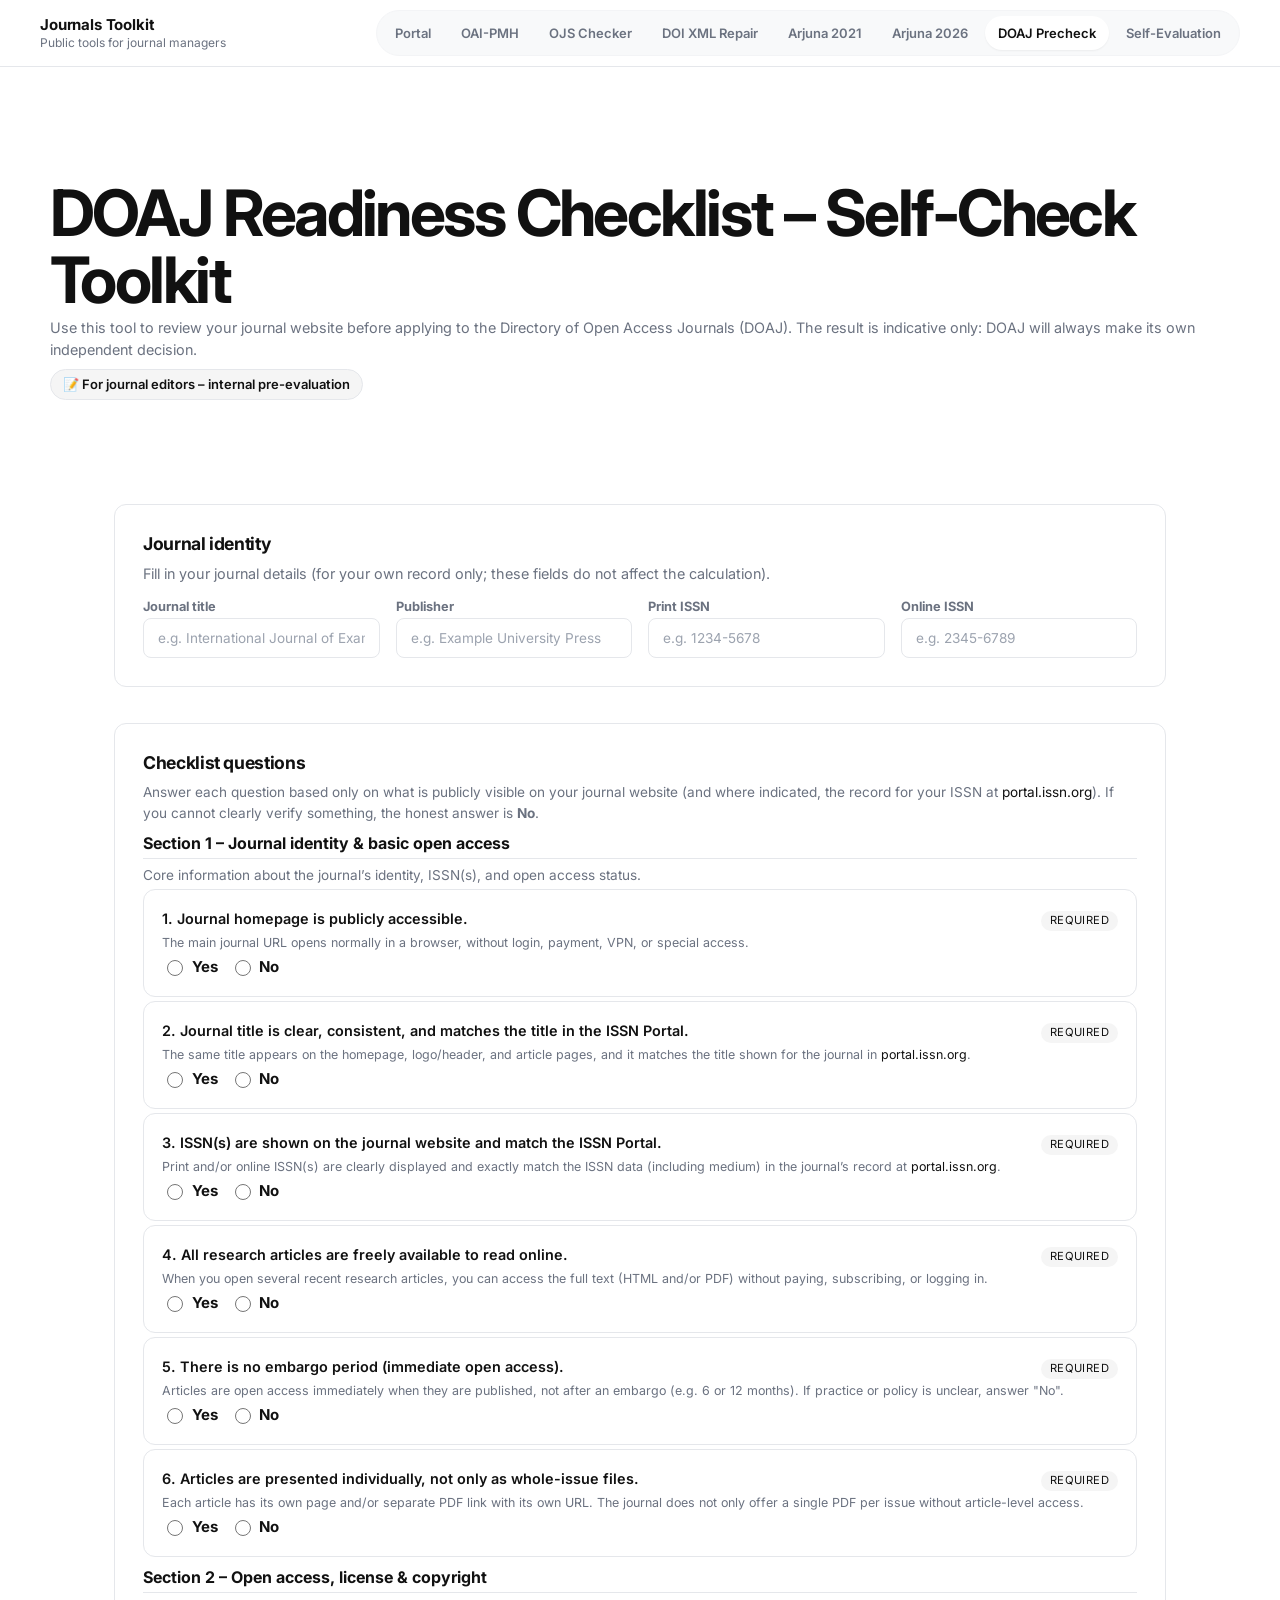
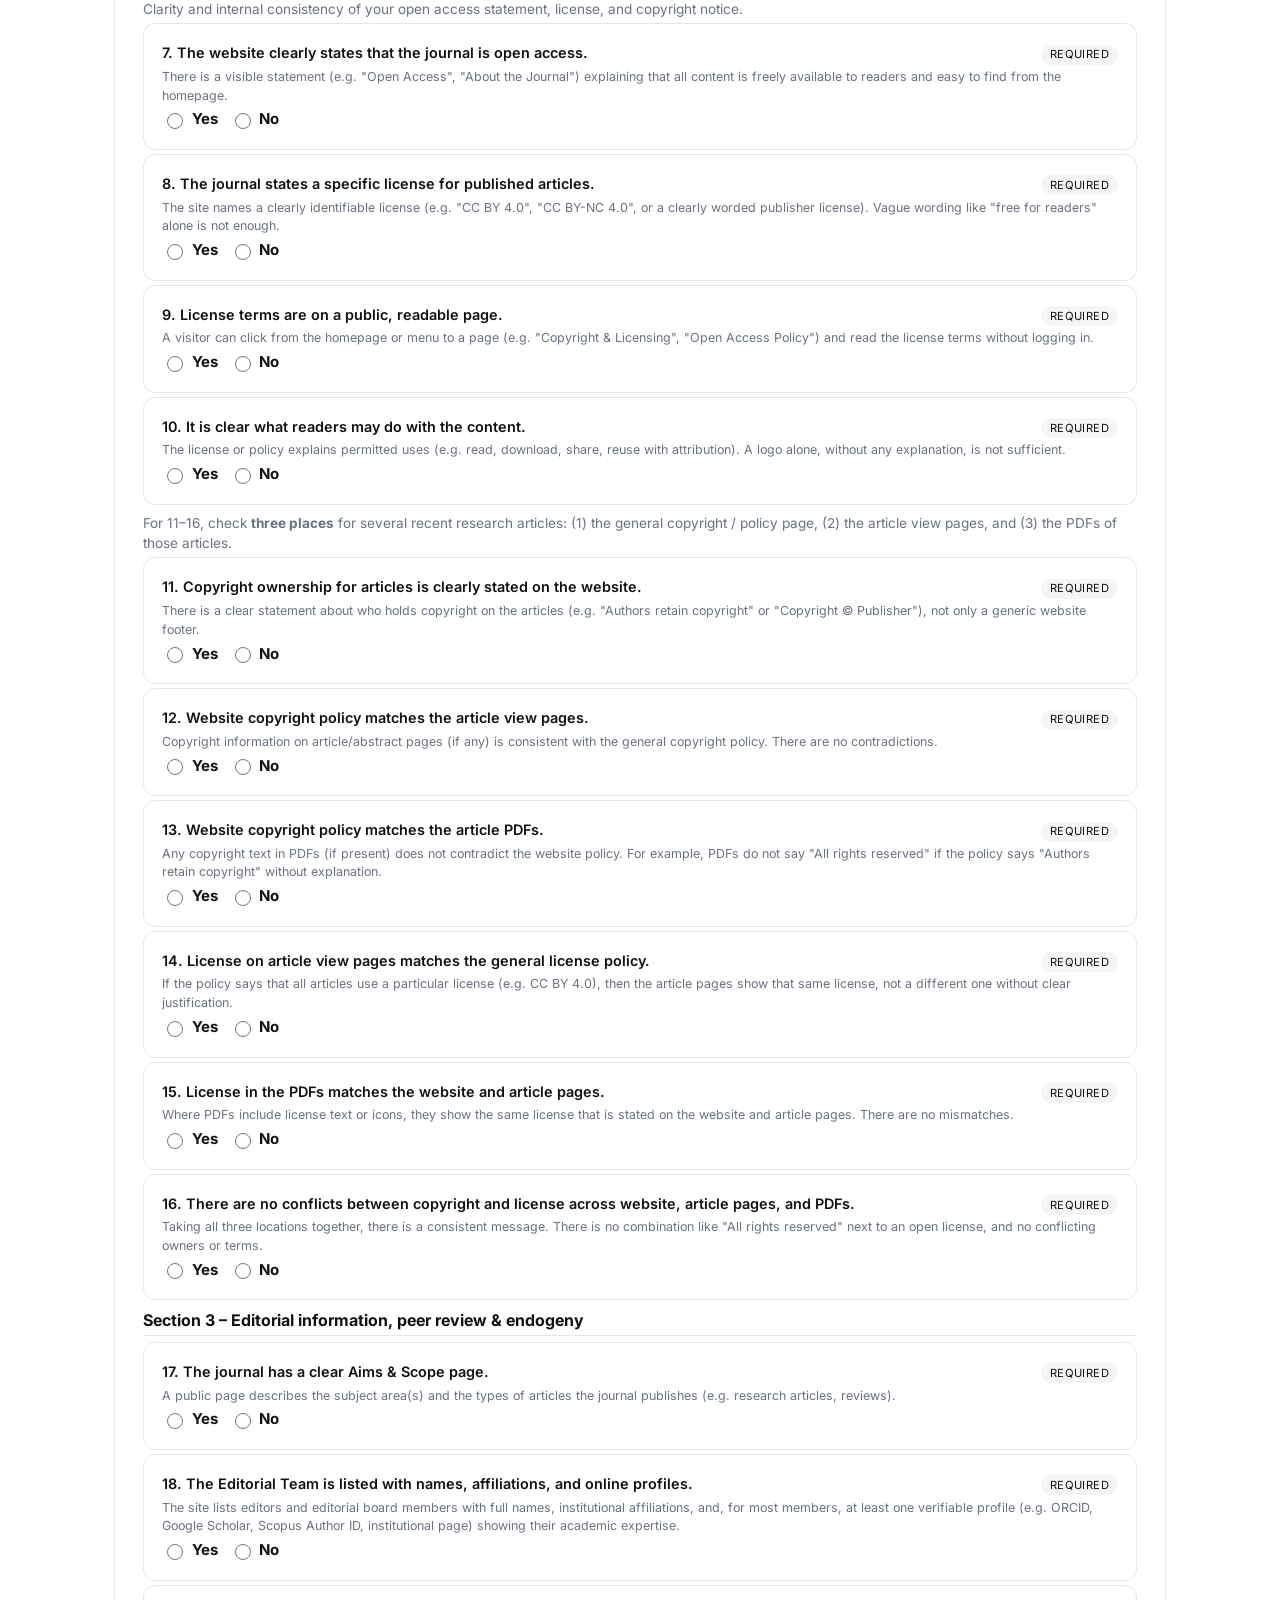
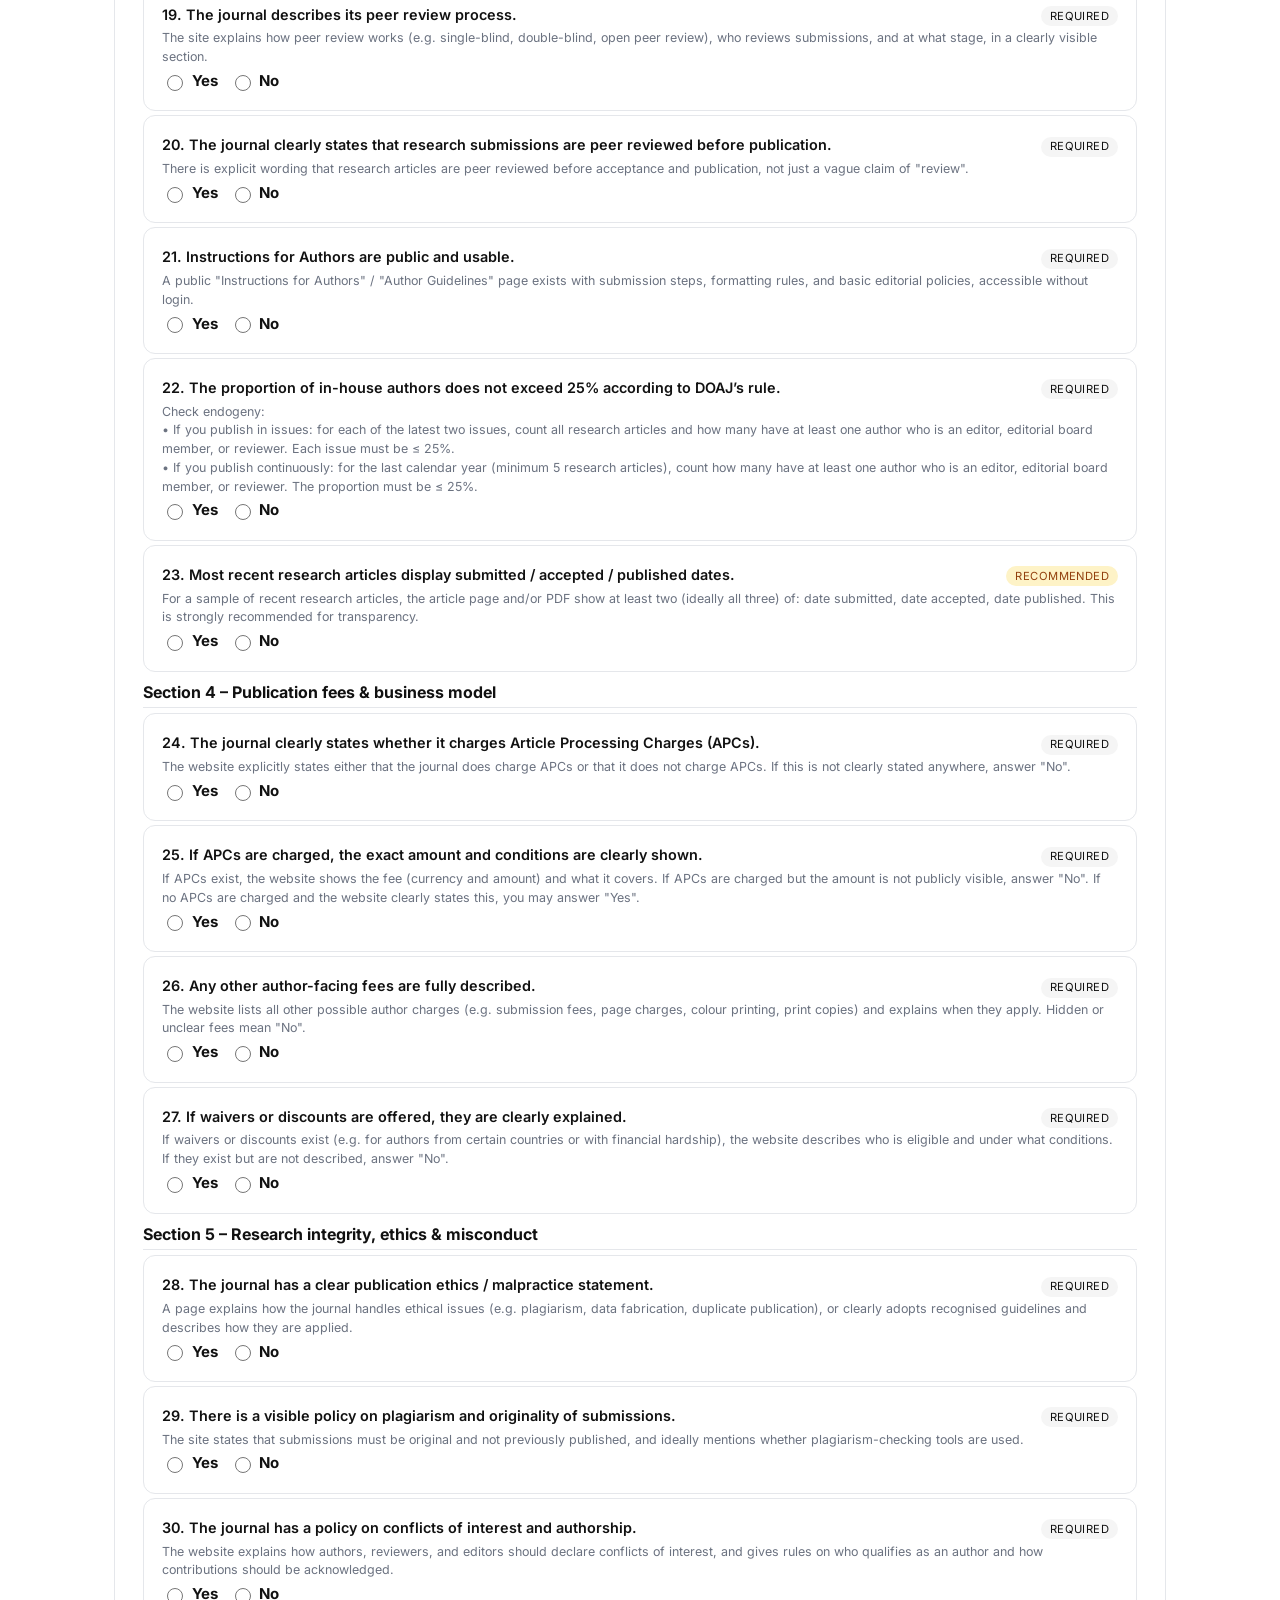
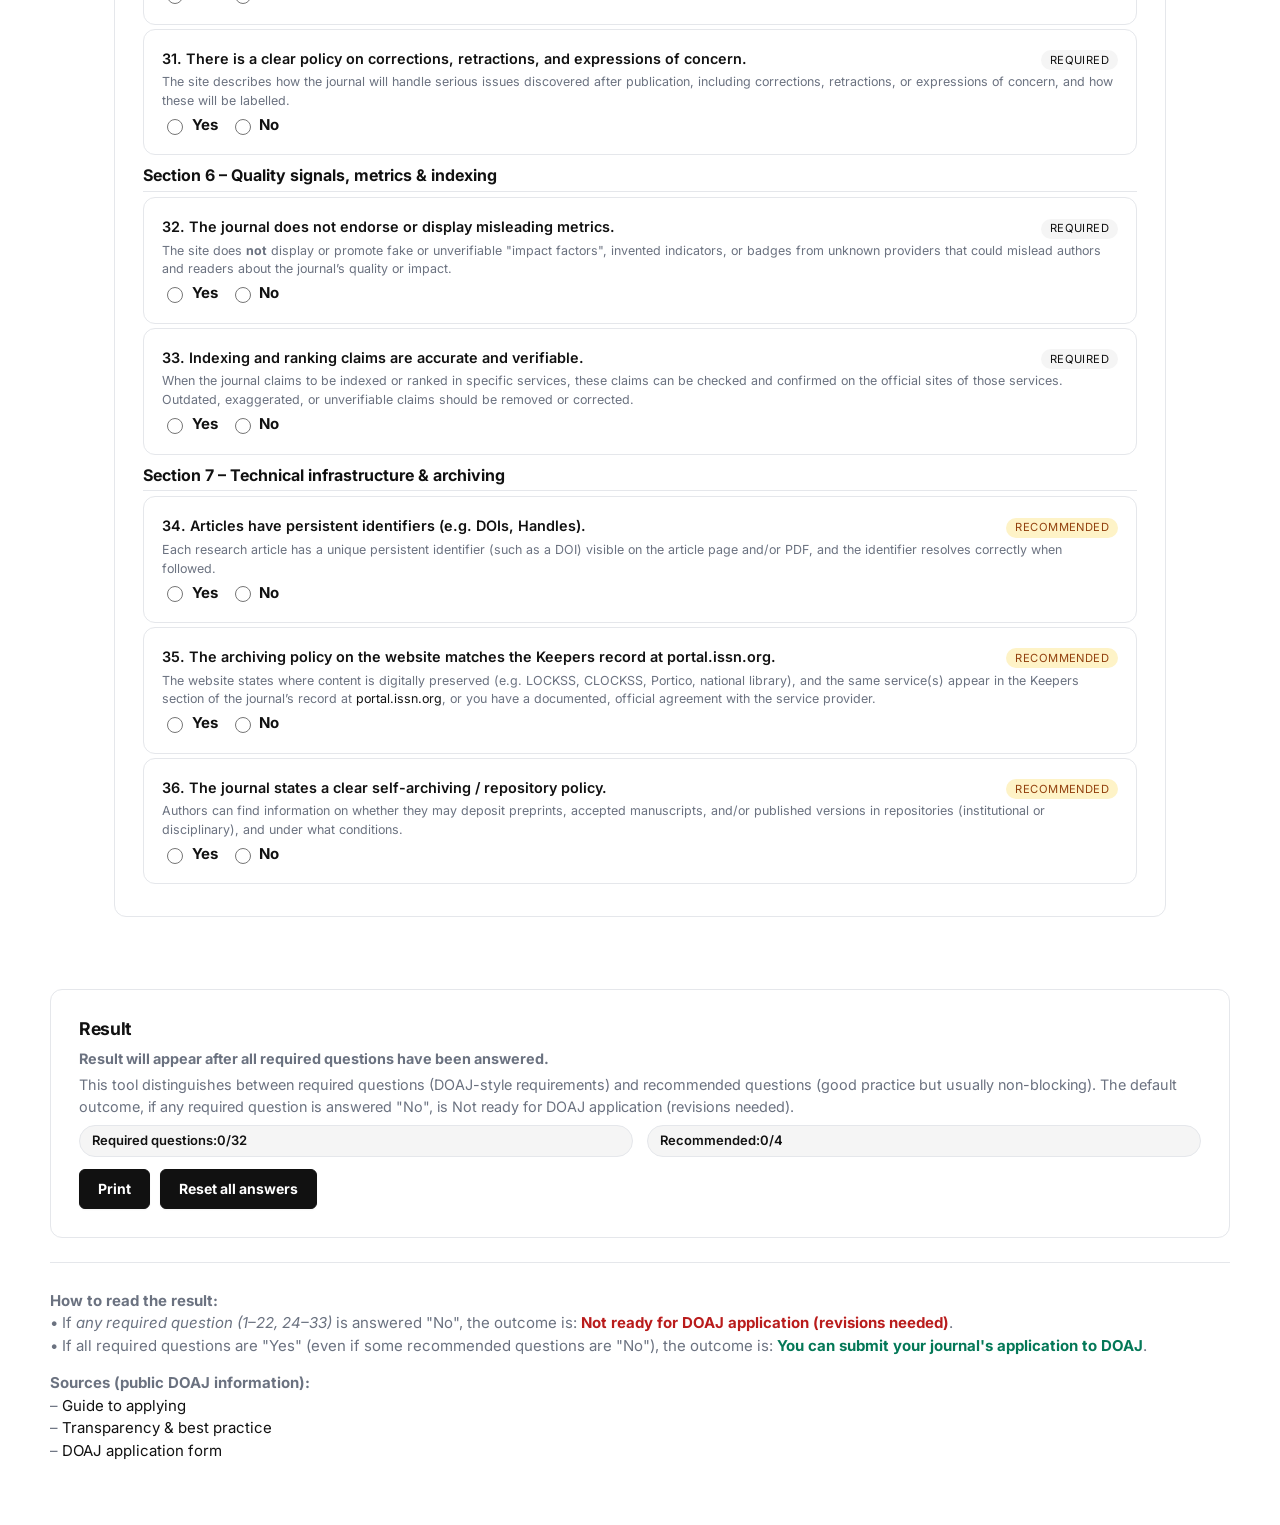
<file: docs/doaj-precheck/index.html>
<!--
Developed by Ikhwan Arief (ikhwan[at]unand.ac.id).
Copyright (c) 2026 Ikhwan Arief. Copyright held by the application developer.
All rights reserved. Unauthorized copying or redistribution is prohibited.
-->
<!DOCTYPE html>
<html lang="en">
<head>
  <meta charset="UTF-8" />
  <title>DOAJ Readiness Checklist – Self-Check Toolkit</title>
  <meta name="viewport" content="width=device-width, initial-scale=1" />
<style>
    :root {
      --bg: #f5f7fb;
      --bg-alt: #ffffff;
      --border: #d0d7e2;
      --accent: #111111;
      --accent-soft: #f5f5f5;
      --danger: #b91c1c;
      --text-main: #111827;
      --text-muted: #4b5563;
      --radius: 8px;
    }

    * {
      box-sizing: border-box;
    }

    body {
      font-family: system-ui, -apple-system, BlinkMacSystemFont, "Segoe UI",
        sans-serif;
      margin: 0;
      padding: 0;
      background: var(--bg);
      color: var(--text-main);
      line-height: 1.5;
    }

    .wrapper {
      max-width: 1080px;
      margin: 0 auto;
      padding: 1rem 1rem 3rem;
    }

    header {
      background: var(--bg-alt);
      border-bottom: 1px solid var(--border);
      margin: 0 -1rem 1rem;
      padding: 1.25rem 1rem 1rem;
    }

    header h1 {
      margin: 0;
      font-size: 1.5rem;
    }

    header p {
      margin: 0.25rem 0 0;
      font-size: 0.9rem;
      color: var(--text-muted);
    }

    .badge {
      display: inline-flex;
      align-items: center;
      gap: 0.35rem;
      font-size: 0.75rem;
      background: var(--accent-soft);
      color: var(--accent);
      border-radius: 999px;
      padding: 0.15rem 0.7rem;
      margin-top: 0.5rem;
    }

    main {
      display: grid;
      grid-template-columns: minmax(0, 2fr);
      gap: 1.25rem;
    }

    .panel {
      background: var(--bg-alt);
      border-radius: var(--radius);
      border: 1px solid var(--border);
      padding: 1rem 1.1rem;
      margin-bottom: 1rem;
    }

    .panel h2 {
      margin: 0 0 0.5rem;
      font-size: 1.1rem;
    }

    .panel p {
      margin: 0.25rem 0;
      font-size: 0.9rem;
      color: var(--text-muted);
    }

    .identity-grid {
      display: grid;
      grid-template-columns: repeat(auto-fit, minmax(220px, 1fr));
      gap: 0.75rem;
      margin-top: 0.75rem;
    }

    .field label {
      display: block;
      font-size: 0.8rem;
      font-weight: 600;
      margin-bottom: 0.15rem;
    }

    .field input {
      width: 100%;
      padding: 0.45rem 0.55rem;
      border-radius: 6px;
      border: 1px solid var(--border);
      font-size: 0.85rem;
    }

    .result-panel {
      border-left: 4px solid var(--accent);
    }

    .result-status {
      font-weight: 700;
      margin: 0.25rem 0;
      font-size: 1rem;
    }

    .status-initial {
      color: var(--text-muted);
    }

    .status-good {
      color: #047857; /* green */
    }

    .status-bad {
      color: #b91c1c; /* red */
    }

    .result-detail {
      font-size: 0.9rem;
      color: var(--text-muted);
      margin-top: 0.25rem;
    }

    .result-summary {
      display: flex;
      flex-wrap: wrap;
      gap: 0.75rem;
      margin-top: 0.5rem;
      font-size: 0.8rem;
      color: var(--text-muted);
    }

    .pill {
      padding: 0.1rem 0.55rem;
      border-radius: 999px;
      background: #f3f4f6;
    }

    .actions {
      margin-top: 0.75rem;
      display: flex;
      flex-wrap: wrap;
      gap: 0.5rem;
    }

    button {
      border-radius: 999px;
      border: 1px solid var(--border);
      background: #f9fafb;
      padding: 0.35rem 0.9rem;
      font-size: 0.8rem;
      cursor: pointer;
    }

    button.primary {
      background: var(--accent);
      color: #fff;
      border-color: var(--accent);
    }

    button:hover {
      filter: brightness(0.97);
    }

    .section {
      margin-top: 0.5rem;
    }

    .section-title {
      font-weight: 700;
      font-size: 1rem;
      margin-bottom: 0.35rem;
      border-bottom: 1px solid var(--border);
      padding-bottom: 0.2rem;
    }

    .section-desc {
      font-size: 0.85rem;
      color: var(--text-muted);
      margin-bottom: 0.25rem;
    }

    .question {
      border-radius: 6px;
      padding: 0.45rem 0.55rem;
      margin-bottom: 0.25rem;
      border: 1px solid transparent;
      background-color: #f9fafb;
      transition: background-color 0.15s ease, border-color 0.15s ease;
    }

    .question.core {
      border-color: #e5e7eb;
    }

    .question.recommended {
      border-style: dashed;
      border-color: #e5e7eb;
      background-color: #fefefe;
    }

    .question-header {
      display: flex;
      align-items: baseline;
      justify-content: space-between;
      gap: 0.5rem;
      margin-bottom: 0.2rem;
    }

    .question-title {
      font-size: 0.9rem;
      font-weight: 600;
    }

    .question-meta {
      font-size: 0.7rem;
      text-transform: uppercase;
      letter-spacing: 0.04em;
      padding: 0.1rem 0.55rem;
      border-radius: 999px;
      white-space: nowrap;
    }

    .meta-core {
      background: var(--accent-soft);
      color: var(--accent);
    }

    .meta-rec {
      background: #fef3c7;
      color: #92400e;
    }

    .question small {
      display: block;
      font-size: 0.78rem;
      color: var(--text-muted);
      margin-top: 0.1rem;
    }

    .options {
      margin-top: 0.2rem;
      display: flex;
      flex-wrap: wrap;
      gap: 0.75rem;
      font-size: 0.85rem;
    }

    .options label {
      display: inline-flex;
      align-items: center;
      gap: 0.35rem;
      cursor: pointer;
    }

    .options input[type="radio"] {
      width: 16px;
      height: 16px;
      cursor: pointer;
    }

    .question.unanswered.core {
      border-color: #e5e7eb;
      background: #f9fafb;
    }

    .question.core.no {
      border-color: #fecaca;
      background: #fef2f2;
    }

    .question.yes.core,
    .question.yes.recommended {
      border-color: #bbf7d0;
      background-color: #dcfce7; /* light green */
    }

    footer {
      font-size: 0.8rem;
      color: var(--text-muted);
      border-top: 1px solid var(--border);
      margin-top: 1.5rem;
      padding-top: 0.75rem;
    }

    footer a {
      color: var(--accent);
      text-decoration: none;
    }

    footer a:hover {
      text-decoration: underline;
    }

    @media (max-width: 640px) {
      header {
        padding-top: 0.9rem;
      }

      header h1 {
        font-size: 1.25rem;
      }

      .question-header {
        flex-direction: column;
        align-items: flex-start;
      }

      .options {
        gap: 0.5rem;
      }

      .result-summary {
        flex-direction: column;
      }
    }
  </style>
  <link rel="icon" href="data:image/svg+xml,%3Csvg xmlns='http://www.w3.org/2000/svg' viewBox='0 0 64 64'%3E%3Crect width='64' height='64' rx='10' fill='%23111111'/%3E%3Cpath d='M18 18h28v6H18zm0 11h28v6H18zm0 11h18v6H18z' fill='white'/%3E%3C/svg%3E" />
    <link rel="preconnect" href="https://fonts.googleapis.com" />
  <link rel="preconnect" href="https://fonts.gstatic.com" crossorigin />
  <link href="https://fonts.googleapis.com/css2?family=Inter:wght@300;400;500;600;700;800&display=swap" rel="stylesheet" />
<link rel="stylesheet" href="../assets/toolkit.css" />
  
<style>
  :root { --bg:#ffffff; --bg-alt:#ffffff; --border:#e5e7eb; --accent:#111111; --accent-soft:#f5f5f5; --radius:8px; }
  .wrapper { max-width:1180px; }
  header { border:1px solid var(--border); border-radius:8px; margin:24px 0 16px; }
  .panel, .question { border-radius:8px; }
  button { border-radius:6px; }
</style>



<style id="toolkit-cal-overrides">
  :root {
    --bg: var(--toolkit-canvas);
    --bg-alt: var(--toolkit-canvas);
    --panel: var(--toolkit-canvas);
    --panel-soft: var(--toolkit-surface-card);
    --card: var(--toolkit-canvas);
    --ink: var(--toolkit-ink);
    --text: var(--toolkit-ink);
    --text-main: var(--toolkit-ink);
    --text-muted: var(--toolkit-muted);
    --muted: var(--toolkit-muted);
    --accent: var(--toolkit-primary);
    --accent-dark: var(--toolkit-primary-active);
    --accent-soft: var(--toolkit-surface-card);
    --border: var(--toolkit-line);
    --line: var(--toolkit-line);
    --radius: var(--toolkit-radius-md);
    --shadow: none;
  }
  body { background: var(--toolkit-canvas) !important; color: var(--toolkit-ink) !important; font-family: var(--toolkit-font) !important; }
  .toolkit-topbar + .layout { min-height: calc(100vh - 65px); }
  .toolkit-topbar + .wrap,
  .toolkit-topbar + .wrapper,
  .toolkit-topbar + .page { padding-top: 56px; }
  .topbar, .site-footer { display: none !important; }
  .download-row button { flex: 0 1 auto; }
  .checkbox-row { color: var(--toolkit-ink) !important; }
  .empty, .message { color: var(--toolkit-muted); }
</style>

</head>
<body>
<div class="toolkit-topbar">
  <div class="toolkit-topbar-inner">
    <div class="toolkit-brand">
      <strong>Journals Toolkit</strong>
      <span>Public tools for journal managers</span>
    </div>
    <nav class="toolkit-nav" aria-label="Application navigation">
          <a href="../">Portal</a><a href="../oai-pmh/">OAI-PMH</a><a href="../ojs-version-checker/">OJS Checker</a><a href="../doi-xml-repair/">DOI XML Repair</a><a href="../arjuna-2021/">Arjuna 2021</a><a href="../arjuna-2026/">Arjuna 2026</a><a href="../doaj-precheck/" aria-current="page">DOAJ Precheck</a><a href="../evaluasi-diri-jurnal/">Self-Evaluation</a>
        </nav>
  </div>
</div>

<div class="wrapper">
    <header>
      <h1>DOAJ Readiness Checklist – Self-Check Toolkit</h1>
      <p>
        Use this tool to review your journal website before applying to the Directory of Open Access Journals (DOAJ).
        The result is indicative only: DOAJ will always make its own independent decision.
      </p>
      <div class="badge">
        📝 For journal editors – internal pre-evaluation
      </div>
    </header>

    <main>
      <section class="panel">
        <h2>Journal identity</h2>
        <p>Fill in your journal details (for your own record only; these fields do not affect the calculation).</p>
        <div class="identity-grid">
          <div class="field">
            <label for="journalName">Journal title</label>
            <input type="text" id="journalName" placeholder="e.g. International Journal of Example Studies" />
          </div>
          <div class="field">
            <label for="publisherName">Publisher</label>
            <input type="text" id="publisherName" placeholder="e.g. Example University Press" />
          </div>
          <div class="field">
            <label for="issnPrint">Print ISSN</label>
            <input type="text" id="issnPrint" placeholder="e.g. 1234-5678" />
          </div>
          <div class="field">
            <label for="issnOnline">Online ISSN</label>
            <input type="text" id="issnOnline" placeholder="e.g. 2345-6789" />
          </div>
        </div>
      </section>

      <section class="panel">
        <h2>Checklist questions</h2>
        <p style="font-size:0.85rem;color:var(--text-muted);margin-bottom:0.5rem;">
          Answer each question based only on what is publicly visible on your journal website (and where indicated,
          the record for your ISSN at <a href="https://portal.issn.org" target="_blank" rel="noopener">portal.issn.org</a>).
          If you cannot clearly verify something, the honest answer is <strong>No</strong>.
        </p>

        <!-- Section 1 -->
        <div class="section">
          <div class="section-title">Section 1 – Journal identity &amp; basic open access</div>
          <div class="section-desc">
            Core information about the journal’s identity, ISSN(s), and open access status.
          </div>

          <div class="question core" data-question-id="Q1" data-critical="true">
            <div class="question-header">
              <div class="question-title">1. Journal homepage is publicly accessible.</div>
              <div class="question-meta meta-core">Required</div>
            </div>
            <small>
              The main journal URL opens normally in a browser, without login, payment, VPN, or special access.
            </small>
            <div class="options">
              <label><input type="radio" name="Q1" value="yes" /> Yes</label>
              <label><input type="radio" name="Q1" value="no" /> No</label>
            </div>
          </div>

          <div class="question core" data-question-id="Q2" data-critical="true">
            <div class="question-header">
              <div class="question-title">
                2. Journal title is clear, consistent, and matches the title in the ISSN Portal.
              </div>
              <div class="question-meta meta-core">Required</div>
            </div>
            <small>
              The same title appears on the homepage, logo/header, and article pages, and it matches the title shown for
              the journal in <a href="https://portal.issn.org" target="_blank" rel="noopener">portal.issn.org</a>.
            </small>
            <div class="options">
              <label><input type="radio" name="Q2" value="yes" /> Yes</label>
              <label><input type="radio" name="Q2" value="no" /> No</label>
            </div>
          </div>

          <div class="question core" data-question-id="Q3" data-critical="true">
            <div class="question-header">
              <div class="question-title">
                3. ISSN(s) are shown on the journal website and match the ISSN Portal.
              </div>
              <div class="question-meta meta-core">Required</div>
            </div>
            <small>
              Print and/or online ISSN(s) are clearly displayed and exactly match the ISSN data (including medium)
              in the journal’s record at <a href="https://portal.issn.org" target="_blank" rel="noopener">portal.issn.org</a>.
            </small>
            <div class="options">
              <label><input type="radio" name="Q3" value="yes" /> Yes</label>
              <label><input type="radio" name="Q3" value="no" /> No</label>
            </div>
          </div>

          <div class="question core" data-question-id="Q4" data-critical="true">
            <div class="question-header">
              <div class="question-title">4. All research articles are freely available to read online.</div>
              <div class="question-meta meta-core">Required</div>
            </div>
            <small>
              When you open several recent research articles, you can access the full text (HTML and/or PDF) without
              paying, subscribing, or logging in.
            </small>
            <div class="options">
              <label><input type="radio" name="Q4" value="yes" /> Yes</label>
              <label><input type="radio" name="Q4" value="no" /> No</label>
            </div>
          </div>

          <div class="question core" data-question-id="Q5" data-critical="true">
            <div class="question-header">
              <div class="question-title">5. There is no embargo period (immediate open access).</div>
              <div class="question-meta meta-core">Required</div>
            </div>
            <small>
              Articles are open access immediately when they are published, not after an embargo (e.g. 6 or 12 months).
              If practice or policy is unclear, answer "No".
            </small>
            <div class="options">
              <label><input type="radio" name="Q5" value="yes" /> Yes</label>
              <label><input type="radio" name="Q5" value="no" /> No</label>
            </div>
          </div>

          <div class="question core" data-question-id="Q6" data-critical="true">
            <div class="question-header">
              <div class="question-title">
                6. Articles are presented individually, not only as whole-issue files.
              </div>
              <div class="question-meta meta-core">Required</div>
            </div>
            <small>
              Each article has its own page and/or separate PDF link with its own URL. The journal does not only offer a
              single PDF per issue without article-level access.
            </small>
            <div class="options">
              <label><input type="radio" name="Q6" value="yes" /> Yes</label>
              <label><input type="radio" name="Q6" value="no" /> No</label>
            </div>
          </div>
        </div>

        <!-- Section 2 -->
        <div class="section">
          <div class="section-title">Section 2 – Open access, license &amp; copyright</div>
          <div class="section-desc">
            Clarity and internal consistency of your open access statement, license, and copyright notice.
          </div>

          <div class="question core" data-question-id="Q7" data-critical="true">
            <div class="question-header">
              <div class="question-title">7. The website clearly states that the journal is open access.</div>
              <div class="question-meta meta-core">Required</div>
            </div>
            <small>
              There is a visible statement (e.g. "Open Access", "About the Journal") explaining that all content is
              freely available to readers and easy to find from the homepage.
            </small>
            <div class="options">
              <label><input type="radio" name="Q7" value="yes" /> Yes</label>
              <label><input type="radio" name="Q7" value="no" /> No</label>
            </div>
          </div>

          <div class="question core" data-question-id="Q8" data-critical="true">
            <div class="question-header">
              <div class="question-title">
                8. The journal states a specific license for published articles.
              </div>
              <div class="question-meta meta-core">Required</div>
            </div>
            <small>
              The site names a clearly identifiable license (e.g. "CC BY 4.0", "CC BY-NC 4.0", or a clearly worded
              publisher license). Vague wording like "free for readers" alone is not enough.
            </small>
            <div class="options">
              <label><input type="radio" name="Q8" value="yes" /> Yes</label>
              <label><input type="radio" name="Q8" value="no" /> No</label>
            </div>
          </div>

          <div class="question core" data-question-id="Q9" data-critical="true">
            <div class="question-header">
              <div class="question-title">9. License terms are on a public, readable page.</div>
              <div class="question-meta meta-core">Required</div>
            </div>
            <small>
              A visitor can click from the homepage or menu to a page (e.g. "Copyright &amp; Licensing", "Open Access
              Policy") and read the license terms without logging in.
            </small>
            <div class="options">
              <label><input type="radio" name="Q9" value="yes" /> Yes</label>
              <label><input type="radio" name="Q9" value="no" /> No</label>
            </div>
          </div>

          <div class="question core" data-question-id="Q10" data-critical="true">
            <div class="question-header">
              <div class="question-title">10. It is clear what readers may do with the content.</div>
              <div class="question-meta meta-core">Required</div>
            </div>
            <small>
              The license or policy explains permitted uses (e.g. read, download, share, reuse with attribution). A logo
              alone, without any explanation, is not sufficient.
            </small>
            <div class="options">
              <label><input type="radio" name="Q10" value="yes" /> Yes</label>
              <label><input type="radio" name="Q10" value="no" /> No</label>
            </div>
          </div>

          <div class="section-desc" style="margin-top:0.5rem;">
            For 11–16, check <strong>three places</strong> for several recent research articles:
            (1) the general copyright / policy page, (2) the article view pages, and
            (3) the PDFs of those articles.
          </div>

          <div class="question core" data-question-id="Q11" data-critical="true">
            <div class="question-header">
              <div class="question-title">
                11. Copyright ownership for articles is clearly stated on the website.
              </div>
              <div class="question-meta meta-core">Required</div>
            </div>
            <small>
              There is a clear statement about who holds copyright on the articles (e.g. "Authors retain copyright"
              or "Copyright © Publisher"), not only a generic website footer.
            </small>
            <div class="options">
              <label><input type="radio" name="Q11" value="yes" /> Yes</label>
              <label><input type="radio" name="Q11" value="no" /> No</label>
            </div>
          </div>

          <div class="question core" data-question-id="Q12" data-critical="true">
            <div class="question-header">
              <div class="question-title">
                12. Website copyright policy matches the article view pages.
              </div>
              <div class="question-meta meta-core">Required</div>
            </div>
            <small>
              Copyright information on article/abstract pages (if any) is consistent with the general copyright policy.
              There are no contradictions.
            </small>
            <div class="options">
              <label><input type="radio" name="Q12" value="yes" /> Yes</label>
              <label><input type="radio" name="Q12" value="no" /> No</label>
            </div>
          </div>

          <div class="question core" data-question-id="Q13" data-critical="true">
            <div class="question-header">
              <div class="question-title">
                13. Website copyright policy matches the article PDFs.
              </div>
              <div class="question-meta meta-core">Required</div>
            </div>
            <small>
              Any copyright text in PDFs (if present) does not contradict the website policy. For example, PDFs do not
              say "All rights reserved" if the policy says "Authors retain copyright" without explanation.
            </small>
            <div class="options">
              <label><input type="radio" name="Q13" value="yes" /> Yes</label>
              <label><input type="radio" name="Q13" value="no" /> No</label>
            </div>
          </div>

          <div class="question core" data-question-id="Q14" data-critical="true">
            <div class="question-header">
              <div class="question-title">
                14. License on article view pages matches the general license policy.
              </div>
              <div class="question-meta meta-core">Required</div>
            </div>
            <small>
              If the policy says that all articles use a particular license (e.g. CC BY 4.0), then the article pages show
              that same license, not a different one without clear justification.
            </small>
            <div class="options">
              <label><input type="radio" name="Q14" value="yes" /> Yes</label>
              <label><input type="radio" name="Q14" value="no" /> No</label>
            </div>
          </div>

          <div class="question core" data-question-id="Q15" data-critical="true">
            <div class="question-header">
              <div class="question-title">
                15. License in the PDFs matches the website and article pages.
              </div>
              <div class="question-meta meta-core">Required</div>
            </div>
            <small>
              Where PDFs include license text or icons, they show the same license that is stated on the website and
              article pages. There are no mismatches.
            </small>
            <div class="options">
              <label><input type="radio" name="Q15" value="yes" /> Yes</label>
              <label><input type="radio" name="Q15" value="no" /> No</label>
            </div>
          </div>

          <div class="question core" data-question-id="Q16" data-critical="true">
            <div class="question-header">
              <div class="question-title">
                16. There are no conflicts between copyright and license across website, article pages, and PDFs.
              </div>
              <div class="question-meta meta-core">Required</div>
            </div>
            <small>
              Taking all three locations together, there is a consistent message. There is no combination like "All
              rights reserved" next to an open license, and no conflicting owners or terms.
            </small>
            <div class="options">
              <label><input type="radio" name="Q16" value="yes" /> Yes</label>
              <label><input type="radio" name="Q16" value="no" /> No</label>
            </div>
          </div>
        </div>

        <!-- Section 3 -->
        <div class="section">
          <div class="section-title">Section 3 – Editorial information, peer review &amp; endogeny</div>

          <div class="question core" data-question-id="Q17" data-critical="true">
            <div class="question-header">
              <div class="question-title">17. The journal has a clear Aims &amp; Scope page.</div>
              <div class="question-meta meta-core">Required</div>
            </div>
            <small>
              A public page describes the subject area(s) and the types of articles the journal publishes (e.g. research
              articles, reviews).
            </small>
            <div class="options">
              <label><input type="radio" name="Q17" value="yes" /> Yes</label>
              <label><input type="radio" name="Q17" value="no" /> No</label>
            </div>
          </div>

          <div class="question core" data-question-id="Q18" data-critical="true">
            <div class="question-header">
              <div class="question-title">
                18. The Editorial Team is listed with names, affiliations, and online profiles.
              </div>
              <div class="question-meta meta-core">Required</div>
            </div>
            <small>
              The site lists editors and editorial board members with full names, institutional affiliations, and, for
              most members, at least one verifiable profile (e.g. ORCID, Google Scholar, Scopus Author ID, institutional
              page) showing their academic expertise.
            </small>
            <div class="options">
              <label><input type="radio" name="Q18" value="yes" /> Yes</label>
              <label><input type="radio" name="Q18" value="no" /> No</label>
            </div>
          </div>

          <div class="question core" data-question-id="Q19" data-critical="true">
            <div class="question-header">
              <div class="question-title">19. The journal describes its peer review process.</div>
              <div class="question-meta meta-core">Required</div>
            </div>
            <small>
              The site explains how peer review works (e.g. single-blind, double-blind, open peer review), who reviews
              submissions, and at what stage, in a clearly visible section.
            </small>
            <div class="options">
              <label><input type="radio" name="Q19" value="yes" /> Yes</label>
              <label><input type="radio" name="Q19" value="no" /> No</label>
            </div>
          </div>

          <div class="question core" data-question-id="Q20" data-critical="true">
            <div class="question-header">
              <div class="question-title">
                20. The journal clearly states that research submissions are peer reviewed before publication.
              </div>
              <div class="question-meta meta-core">Required</div>
            </div>
            <small>
              There is explicit wording that research articles are peer reviewed before acceptance and publication, not
              just a vague claim of "review".
            </small>
            <div class="options">
              <label><input type="radio" name="Q20" value="yes" /> Yes</label>
              <label><input type="radio" name="Q20" value="no" /> No</label>
            </div>
          </div>

          <div class="question core" data-question-id="Q21" data-critical="true">
            <div class="question-header">
              <div class="question-title">21. Instructions for Authors are public and usable.</div>
              <div class="question-meta meta-core">Required</div>
            </div>
            <small>
              A public "Instructions for Authors" / "Author Guidelines" page exists with submission steps, formatting
              rules, and basic editorial policies, accessible without login.
            </small>
            <div class="options">
              <label><input type="radio" name="Q21" value="yes" /> Yes</label>
              <label><input type="radio" name="Q21" value="no" /> No</label>
            </div>
          </div>

          <div class="question core" data-question-id="Q22" data-critical="true">
            <div class="question-header">
              <div class="question-title">
                22. The proportion of in-house authors does not exceed 25% according to DOAJ’s rule.
              </div>
              <div class="question-meta meta-core">Required</div>
            </div>
            <small>
              Check endogeny:
              <br />
              • If you publish in issues: for each of the latest two issues, count all research articles and how many
              have at least one author who is an editor, editorial board member, or reviewer. Each issue must be ≤ 25%.
              <br />
              • If you publish continuously: for the last calendar year (minimum 5 research articles), count how many
              have at least one author who is an editor, editorial board member, or reviewer. The proportion must be
              ≤ 25%.
            </small>
            <div class="options">
              <label><input type="radio" name="Q22" value="yes" /> Yes</label>
              <label><input type="radio" name="Q22" value="no" /> No</label>
            </div>
          </div>

          <div class="question recommended" data-question-id="Q23" data-critical="false">
            <div class="question-header">
              <div class="question-title">
                23. Most recent research articles display submitted / accepted / published dates.
              </div>
              <div class="question-meta meta-rec">Recommended</div>
            </div>
            <small>
              For a sample of recent research articles, the article page and/or PDF show at least two (ideally all
              three) of: date submitted, date accepted, date published. This is strongly recommended for transparency.
            </small>
            <div class="options">
              <label><input type="radio" name="Q23" value="yes" /> Yes</label>
              <label><input type="radio" name="Q23" value="no" /> No</label>
            </div>
          </div>
        </div>

        <!-- Section 4 -->
        <div class="section">
          <div class="section-title">Section 4 – Publication fees &amp; business model</div>

          <div class="question core" data-question-id="Q24" data-critical="true">
            <div class="question-header">
              <div class="question-title">
                24. The journal clearly states whether it charges Article Processing Charges (APCs).
              </div>
              <div class="question-meta meta-core">Required</div>
            </div>
            <small>
              The website explicitly states either that the journal does charge APCs or that it does not charge APCs.
              If this is not clearly stated anywhere, answer "No".
            </small>
            <div class="options">
              <label><input type="radio" name="Q24" value="yes" /> Yes</label>
              <label><input type="radio" name="Q24" value="no" /> No</label>
            </div>
          </div>

          <div class="question core" data-question-id="Q25" data-critical="true">
            <div class="question-header">
              <div class="question-title">
                25. If APCs are charged, the exact amount and conditions are clearly shown.
              </div>
              <div class="question-meta meta-core">Required</div>
            </div>
            <small>
              If APCs exist, the website shows the fee (currency and amount) and what it covers. If APCs are charged but
              the amount is not publicly visible, answer "No". If no APCs are charged and the website clearly states this,
              you may answer "Yes".
            </small>
            <div class="options">
              <label><input type="radio" name="Q25" value="yes" /> Yes</label>
              <label><input type="radio" name="Q25" value="no" /> No</label>
            </div>
          </div>

          <div class="question core" data-question-id="Q26" data-critical="true">
            <div class="question-header">
              <div class="question-title">26. Any other author-facing fees are fully described.</div>
              <div class="question-meta meta-core">Required</div>
            </div>
            <small>
              The website lists all other possible author charges (e.g. submission fees, page charges, colour printing,
              print copies) and explains when they apply. Hidden or unclear fees mean "No".
            </small>
            <div class="options">
              <label><input type="radio" name="Q26" value="yes" /> Yes</label>
              <label><input type="radio" name="Q26" value="no" /> No</label>
            </div>
          </div>

          <div class="question core" data-question-id="Q27" data-critical="true">
            <div class="question-header">
              <div class="question-title">
                27. If waivers or discounts are offered, they are clearly explained.
              </div>
              <div class="question-meta meta-core">Required</div>
            </div>
            <small>
              If waivers or discounts exist (e.g. for authors from certain countries or with financial hardship), the
              website describes who is eligible and under what conditions. If they exist but are not described, answer "No".
            </small>
            <div class="options">
              <label><input type="radio" name="Q27" value="yes" /> Yes</label>
              <label><input type="radio" name="Q27" value="no" /> No</label>
            </div>
          </div>
        </div>

        <!-- Section 5 -->
        <div class="section">
          <div class="section-title">Section 5 – Research integrity, ethics &amp; misconduct</div>

          <div class="question core" data-question-id="Q28" data-critical="true">
            <div class="question-header">
              <div class="question-title">
                28. The journal has a clear publication ethics / malpractice statement.
              </div>
              <div class="question-meta meta-core">Required</div>
            </div>
            <small>
              A page explains how the journal handles ethical issues (e.g. plagiarism, data fabrication, duplicate
              publication), or clearly adopts recognised guidelines and describes how they are applied.
            </small>
            <div class="options">
              <label><input type="radio" name="Q28" value="yes" /> Yes</label>
              <label><input type="radio" name="Q28" value="no" /> No</label>
            </div>
          </div>

          <div class="question core" data-question-id="Q29" data-critical="true">
            <div class="question-header">
              <div class="question-title">
                29. There is a visible policy on plagiarism and originality of submissions.
              </div>
              <div class="question-meta meta-core">Required</div>
            </div>
            <small>
              The site states that submissions must be original and not previously published, and ideally mentions whether
              plagiarism-checking tools are used.
            </small>
            <div class="options">
              <label><input type="radio" name="Q29" value="yes" /> Yes</label>
              <label><input type="radio" name="Q29" value="no" /> No</label>
            </div>
          </div>

          <div class="question core" data-question-id="Q30" data-critical="true">
            <div class="question-header">
              <div class="question-title">
                30. The journal has a policy on conflicts of interest and authorship.
              </div>
              <div class="question-meta meta-core">Required</div>
            </div>
            <small>
              The website explains how authors, reviewers, and editors should declare conflicts of interest, and gives rules
              on who qualifies as an author and how contributions should be acknowledged.
            </small>
            <div class="options">
              <label><input type="radio" name="Q30" value="yes" /> Yes</label>
              <label><input type="radio" name="Q30" value="no" /> No</label>
            </div>
          </div>

          <div class="question core" data-question-id="Q31" data-critical="true">
            <div class="question-header">
              <div class="question-title">
                31. There is a clear policy on corrections, retractions, and expressions of concern.
              </div>
              <div class="question-meta meta-core">Required</div>
            </div>
            <small>
              The site describes how the journal will handle serious issues discovered after publication, including
              corrections, retractions, or expressions of concern, and how these will be labelled.
            </small>
            <div class="options">
              <label><input type="radio" name="Q31" value="yes" /> Yes</label>
              <label><input type="radio" name="Q31" value="no" /> No</label>
            </div>
          </div>
        </div>

        <!-- Section 6 -->
        <div class="section">
          <div class="section-title">Section 6 – Quality signals, metrics &amp; indexing</div>

          <div class="question core" data-question-id="Q32" data-critical="true">
            <div class="question-header">
              <div class="question-title">
                32. The journal does not endorse or display misleading metrics.
              </div>
              <div class="question-meta meta-core">Required</div>
            </div>
            <small>
              The site does <strong>not</strong> display or promote fake or unverifiable "impact factors", invented
              indicators, or badges from unknown providers that could mislead authors and readers about the journal’s
              quality or impact.
            </small>
            <div class="options">
              <label><input type="radio" name="Q32" value="yes" /> Yes</label>
              <label><input type="radio" name="Q32" value="no" /> No</label>
            </div>
          </div>

          <div class="question core" data-question-id="Q33" data-critical="true">
            <div class="question-header">
              <div class="question-title">
                33. Indexing and ranking claims are accurate and verifiable.
              </div>
              <div class="question-meta meta-core">Required</div>
            </div>
            <small>
              When the journal claims to be indexed or ranked in specific services, these claims can be checked and
              confirmed on the official sites of those services. Outdated, exaggerated, or unverifiable claims should
              be removed or corrected.
            </small>
            <div class="options">
              <label><input type="radio" name="Q33" value="yes" /> Yes</label>
              <label><input type="radio" name="Q33" value="no" /> No</label>
            </div>
          </div>
        </div>

        <!-- Section 7 -->
        <div class="section">
          <div class="section-title">Section 7 – Technical infrastructure &amp; archiving</div>

          <div class="question recommended" data-question-id="Q34" data-critical="false">
            <div class="question-header">
              <div class="question-title">
                34. Articles have persistent identifiers (e.g. DOIs, Handles).
              </div>
              <div class="question-meta meta-rec">Recommended</div>
            </div>
            <small>
              Each research article has a unique persistent identifier (such as a DOI) visible on the article page and/or
              PDF, and the identifier resolves correctly when followed.
            </small>
            <div class="options">
              <label><input type="radio" name="Q34" value="yes" /> Yes</label>
              <label><input type="radio" name="Q34" value="no" /> No</label>
            </div>
          </div>

          <div class="question recommended" data-question-id="Q35" data-critical="false">
            <div class="question-header">
              <div class="question-title">
                35. The archiving policy on the website matches the Keepers record at portal.issn.org.
              </div>
              <div class="question-meta meta-rec">Recommended</div>
            </div>
            <small>
              The website states where content is digitally preserved (e.g. LOCKSS, CLOCKSS, Portico, national library),
              and the same service(s) appear in the Keepers section of the journal’s record at
              <a href="https://portal.issn.org" target="_blank" rel="noopener">portal.issn.org</a>,
              or you have a documented, official agreement with the service provider.
            </small>
            <div class="options">
              <label><input type="radio" name="Q35" value="yes" /> Yes</label>
              <label><input type="radio" name="Q35" value="no" /> No</label>
            </div>
          </div>

          <div class="question recommended" data-question-id="Q36" data-critical="false">
            <div class="question-header">
              <div class="question-title">
                36. The journal states a clear self-archiving / repository policy.
              </div>
              <div class="question-meta meta-rec">Recommended</div>
            </div>
            <small>
              Authors can find information on whether they may deposit preprints, accepted manuscripts, and/or published
              versions in repositories (institutional or disciplinary), and under what conditions.
            </small>
            <div class="options">
              <label><input type="radio" name="Q36" value="yes" /> Yes</label>
              <label><input type="radio" name="Q36" value="no" /> No</label>
            </div>
          </div>
        </div>
      </section>
    </main>

    <!-- RESULT BLOCK -->
    <section class="panel result-panel">
      <h2>Result</h2>
      <p class="result-status status-initial" id="resultStatus">
        Result will appear after all required questions have been answered.
      </p>
      <p class="result-detail" id="resultDetail">
        This tool distinguishes between required questions (DOAJ-style requirements) and recommended questions
        (good practice but usually non-blocking). The default outcome, if any required question is answered "No",
        is <strong style="color:#b91c1c;">Not ready for DOAJ application (revisions needed)</strong>.
      </p>
      <div class="result-summary">
        <span class="pill">
          Required questions: <span id="coreYes">0</span> / <span id="coreTotal">0</span>
        </span>
        <span class="pill">
          Recommended: <span id="recYes">0</span> / <span id="recTotal">0</span>
        </span>
      </div>
      <div id="coreIssues" class="result-detail" style="margin-top:0.5rem;"></div>
      <div class="actions">
        <button type="button" onclick="window.print()">Print</button>
        <button type="button" onclick="resetChecklist()">Reset all answers</button>
      </div>
    </section>

    <footer>
      <p>
        <strong>How to read the result:</strong>
        <br />
        • If <em>any required question (1–22, 24–33)</em> is answered "No", the outcome is:
        <strong style="color:#b91c1c;">Not ready for DOAJ application (revisions needed)</strong>.
        <br />
        • If all required questions are "Yes" (even if some recommended questions are "No"), the outcome is:
<!--    <strong style="color:#047857;">Possible for DOAJ inclusion (no guarantee)</strong>.-->
	<strong style="color:#047857;">You can submit your journal's application to DOAJ</strong>.
      </p>
      <p>
        <strong>Sources (public DOAJ information):</strong>
        <br />
        – <a href="https://doaj.org/apply/guide/" target="_blank" rel="noopener">Guide to applying</a>
        <br />
        – <a href="https://doaj.org/apply/transparency/" target="_blank" rel="noopener">Transparency &amp; best practice</a>
        <br />
        – <a href="https://doaj.org/apply/" target="_blank" rel="noopener">DOAJ application form</a>
      </p>
    </footer>
  </div>

  <script>
    function computeStats() {
      const questions = document.querySelectorAll(".question");
      let coreTotal = 0;
      let coreYes = 0;
      let recTotal = 0;
      let recYes = 0;
      const failedCore = [];
      const unansweredCore = [];

      questions.forEach((q) => {
        const id = q.dataset.questionId;
        const isCritical = q.dataset.critical === "true";
        const selected = document.querySelector('input[name="' + id + '"]:checked');
        const value = selected ? selected.value : null;

        // Reset per-question state
        q.classList.remove("no", "unanswered", "yes");

        if (isCritical) {
          coreTotal++;
          if (!value) {
            unansweredCore.push(id);
            q.classList.add("unanswered");
          } else if (value === "yes") {
            coreYes++;
            q.classList.add("yes");
          } else if (value === "no") {
            failedCore.push(id);
            q.classList.add("no");
          }
        } else {
          recTotal++;
          if (value === "yes") {
            recYes++;
            q.classList.add("yes");
          }
          // "no" for recommended just keeps default styling
        }
      });

      return { coreTotal, coreYes, recTotal, recYes, failedCore, unansweredCore };
    }

    function updateResult() {
      const { coreTotal, coreYes, recTotal, recYes, failedCore, unansweredCore } = computeStats();

      document.getElementById("coreTotal").textContent = coreTotal;
      document.getElementById("coreYes").textContent = coreYes;
      document.getElementById("recTotal").textContent = recTotal;
      document.getElementById("recYes").textContent = recYes;

      const statusEl = document.getElementById("resultStatus");
      const detailEl = document.getElementById("resultDetail");
      const issuesEl = document.getElementById("coreIssues");

      statusEl.classList.remove("status-initial", "status-good", "status-bad");

      // Only show a final result after ALL required questions are answered
      if (unansweredCore.length > 0 || coreTotal === 0) {
        statusEl.textContent = "Result will appear after all required questions have been answered.";
        statusEl.classList.add("status-initial");
        detailEl.textContent =
          "This tool distinguishes between required questions (DOAJ-style requirements) and recommended questions " +
          "(good practice but usually non-blocking). The default outcome, if any required question is answered \"No\", " +
          "is Not ready for DOAJ application (revisions needed).";
        issuesEl.textContent = "";
        return;
      }

      const hasFailedCore = failedCore.length > 0;

      if (hasFailedCore) {
        statusEl.textContent = "Not ready for DOAJ application (revisions needed)";
        statusEl.classList.add("status-bad");
        detailEl.textContent =
          "At least one required question is answered \"No\". Review the highlighted questions and update your " +
          "journal website and policies before submitting an application to DOAJ.";
      } else {
        statusEl.textContent = "Possible for DOAJ inclusion (no guarantee)";
        statusEl.classList.add("status-good");
        detailEl.textContent =
          "All required questions are answered \"Yes\". This suggests your journal may be broadly aligned with DOAJ’s " +
          "requirements, but acceptance is not guaranteed. DOAJ will make its own independent decision.";
      }

      // No listing of specific question IDs
      issuesEl.textContent = "";
    }

    function resetChecklist() {
      document
        .querySelectorAll('input[type="radio"]')
        .forEach((input) => (input.checked = false));
      document
        .querySelectorAll(".question")
        .forEach((q) => q.classList.remove("no", "unanswered", "yes"));
      document.getElementById("journalName").value = "";
      document.getElementById("publisherName").value = "";
      document.getElementById("issnPrint").value = "";
      document.getElementById("issnOnline").value = "";
      document.getElementById("coreYes").textContent = "0";
      document.getElementById("coreTotal").textContent = "0";
      document.getElementById("recYes").textContent = "0";
      document.getElementById("recTotal").textContent = "0";
      const statusEl = document.getElementById("resultStatus");
      const detailEl = document.getElementById("resultDetail");
      const issuesEl = document.getElementById("coreIssues");
      statusEl.textContent = "Result will appear after all required questions have been answered.";
      statusEl.classList.remove("status-good", "status-bad");
      statusEl.classList.add("status-initial");
      detailEl.textContent =
        "This tool distinguishes between required questions (DOAJ-style requirements) and recommended questions " +
        "(good practice but usually non-blocking). The default outcome, if any required question is answered \"No\", " +
        "is Not ready for DOAJ application (revisions needed).";
      issuesEl.textContent = "";
    }

    document.addEventListener("DOMContentLoaded", () => {
      document.querySelectorAll('input[type="radio"]').forEach((input) => {
        input.addEventListener("change", updateResult);
      });
      updateResult();
    });
  </script>
</body>
</html>
</file>
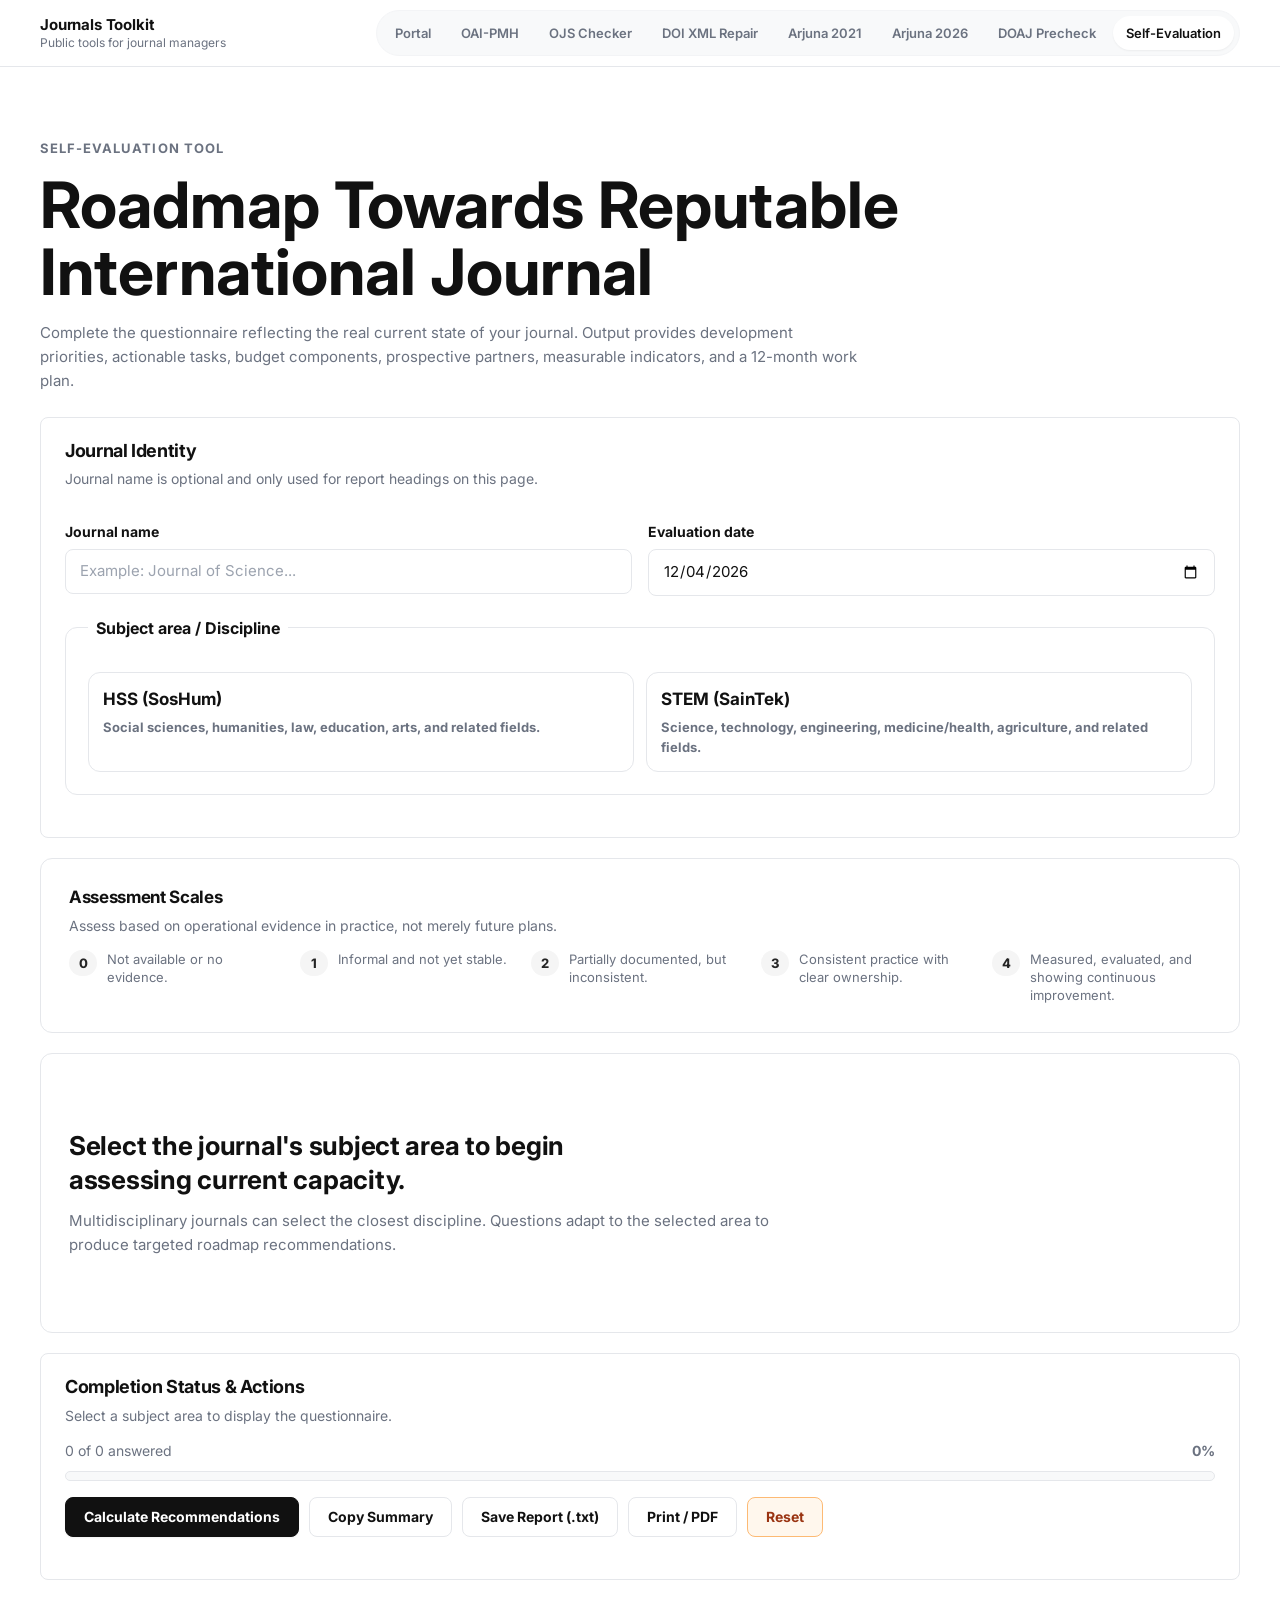
<file: docs/evaluasi-diri-jurnal/index.html>
<!--
Developed by Ikhwan Arief (ikhwan[at]unand.ac.id).
Copyright (c) 2026 Ikhwan Arief. Copyright held by the application developer.
All rights reserved. Unauthorized copying or redistribution is prohibited.
-->
<!doctype html>
<html lang="en">
<head>
  <meta charset="utf-8">
  <meta name="viewport" content="width=device-width, initial-scale=1">
  <meta name="copyright" content="Copyright (c) 2026 Ikhwan Arief">
  <title>Journal Self-Evaluation Roadmap</title>
  <style>
    :root {
      color-scheme: light;
      --bg: #f6f7f4;
      --panel: #ffffff;
      --panel-soft: #eef3ef;
      --ink: #1d2523;
      --muted: #65736d;
      --line: #d9e0db;
      --accent: #2f6f5e;
      --accent-dark: #214f44;
      --blue: #255f85;
      --amber: #b7652d;
      --red: #a83f3f;
      --shadow: 0 18px 50px rgba(29, 37, 35, 0.08);
      --radius: 8px;
    }

    * {
      box-sizing: border-box;
    }

    body {
      margin: 0;
      background:
        linear-gradient(180deg, rgba(238, 243, 239, 0.9), rgba(246, 247, 244, 0.95) 260px),
        var(--bg);
      color: var(--ink);
      font-family: Inter, ui-sans-serif, system-ui, -apple-system, BlinkMacSystemFont, "Segoe UI", sans-serif;
      line-height: 1.5;
    }

    button,
    input,
    select,
    textarea {
      font: inherit;
    }

    button {
      border: 0;
    }

    .topbar {
      position: sticky;
      top: 0;
      z-index: 20;
      display: flex;
      align-items: center;
      justify-content: space-between;
      gap: 24px;
      padding: 16px clamp(18px, 4vw, 56px);
      border-bottom: 1px solid rgba(217, 224, 219, 0.8);
      background: rgba(246, 247, 244, 0.92);
      backdrop-filter: blur(16px);
    }

    .brand {
      display: flex;
      align-items: center;
      gap: 12px;
      min-width: 0;
      font-weight: 760;
      letter-spacing: 0;
    }

    .brand-mark {
      display: grid;
      width: 34px;
      height: 34px;
      place-items: center;
      border: 1px solid rgba(47, 111, 94, 0.24);
      border-radius: 50%;
      color: var(--accent-dark);
      background: #fff;
      font-size: 15px;
    }

    .topbar .meta {
      color: var(--muted);
      font-size: 14px;
      text-align: right;
    }

    .page {
      width: min(1180px, calc(100% - 48px));
      margin: 0 auto;
      padding: 24px 0 60px;
    }

    .intro {
      padding: 16px 0 24px;
    }

    .eyebrow {
      margin: 0 0 10px;
      color: var(--accent-dark);
      font-size: 13px;
      font-weight: 760;
      letter-spacing: 0.08em;
      text-transform: uppercase;
    }

    h1 {
      max-width: 980px;
      margin: 0;
      font-size: clamp(28px, 3.6vw, 38px);
      line-height: 1.15;
      font-weight: 800;
      letter-spacing: -0.02em;
    }

    .intro-copy {
      max-width: 820px;
      margin: 14px 0 0;
      color: var(--muted);
      font-size: 15px;
      line-height: 1.6;
    }

    .scale-panel {
      padding: 18px 22px;
      border: 1px solid var(--line);
      border-radius: var(--radius);
      background: rgba(255, 255, 255, 0.82);
      box-shadow: var(--shadow);
    }

    .scale-panel h2,
    .side-panel h2,
    .question-section h2,
    .result-block h2 {
      margin: 0;
      font-size: 17px;
      line-height: 1.25;
    }

    .scale-panel p,
    .side-panel p,
    .question-section > p,
    .result-block > p {
      margin: 6px 0 0;
      color: var(--muted);
      font-size: 14px;
    }

    .scale-list {
      display: grid;
      grid-template-columns: repeat(auto-fit, minmax(180px, 1fr));
      gap: 12px;
      margin: 14px 0 0;
      padding: 0;
      list-style: none;
    }

    .scale-list li {
      display: grid;
      grid-template-columns: 28px 1fr;
      gap: 10px;
      align-items: start;
      color: var(--muted);
      font-size: 13px;
      line-height: 1.4;
    }

    .scale-number {
      display: grid;
      height: 26px;
      place-items: center;
      border-radius: 999px;
      background: var(--panel-soft);
      color: var(--accent-dark);
      font-weight: 760;
      font-size: 13px;
    }

    .workspace {
      display: grid;
      gap: 20px;
    }

    .form-panel,
    .question-section,
    .result-block,
    .empty-state {
      border: 1px solid var(--line);
      border-radius: var(--radius);
      background: var(--panel);
      box-shadow: var(--shadow);
    }

    .form-panel {
      padding: 22px 24px;
    }

    .form-panel h2 {
      margin: 0;
      font-size: 18px;
      line-height: 1.25;
    }

    .form-panel p {
      margin: 6px 0 0;
      color: var(--muted);
      font-size: 14px;
    }

    .identity-grid {
      display: grid;
      grid-template-columns: repeat(2, minmax(0, 1fr));
      gap: 16px;
      margin-top: 16px;
    }

    .field-group {
      margin: 18px 0 0;
      padding: 0;
      border: 0;
    }

    .field-group legend {
      margin-bottom: 10px;
      color: var(--ink);
      font-weight: 760;
    }

    .field-options {
      display: grid;
      grid-template-columns: 1fr 1fr;
      gap: 12px;
    }

    .field-card {
      position: relative;
      display: block;
      min-height: 92px;
      padding: 14px;
      border: 1px solid var(--line);
      border-radius: var(--radius);
      background: #fff;
      cursor: pointer;
      transition: border-color 150ms ease, transform 150ms ease, box-shadow 150ms ease;
    }

    .field-card:hover {
      border-color: rgba(47, 111, 94, 0.42);
      transform: translateY(-1px);
    }

    .field-card input {
      position: absolute;
      inset: 0;
      opacity: 0;
      cursor: pointer;
    }

    .field-card strong {
      display: block;
      color: var(--ink);
      font-size: 17px;
    }

    .field-card span {
      display: block;
      margin-top: 6px;
      color: var(--muted);
      font-size: 13px;
    }

    .field-card:has(input:checked) {
      border-color: var(--accent);
      box-shadow: 0 0 0 3px rgba(47, 111, 94, 0.12);
      background: #f8fbf8;
    }

    .input-block {
      margin-top: 16px;
    }

    .input-block label {
      display: block;
      margin-bottom: 7px;
      color: var(--ink);
      font-size: 14px;
      font-weight: 720;
    }

    .text-input {
      width: 100%;
      min-height: 42px;
      padding: 10px 11px;
      border: 1px solid var(--line);
      border-radius: var(--radius);
      background: #fff;
      color: var(--ink);
      outline: none;
    }

    .text-input:focus {
      border-color: var(--accent);
      box-shadow: 0 0 0 3px rgba(47, 111, 94, 0.12);
    }

    .progress-wrap {
      display: grid;
      gap: 10px;
      margin-top: 14px;
    }

    .progress-meta {
      display: flex;
      align-items: center;
      justify-content: space-between;
      gap: 12px;
      color: var(--muted);
      font-size: 14px;
    }

    .progress-track {
      overflow: hidden;
      height: 10px;
      border-radius: 999px;
      background: var(--panel-soft);
    }

    .progress-bar {
      width: 0%;
      height: 100%;
      border-radius: inherit;
      background: linear-gradient(90deg, var(--accent), var(--blue));
      transition: width 180ms ease;
    }

    .actions {
      display: flex;
      flex-wrap: wrap;
      gap: 10px;
      margin-top: 16px;
    }

    .result-actions {
      display: flex;
      flex-wrap: wrap;
      gap: 10px;
      margin-top: 18px;
    }

    .btn {
      display: inline-flex;
      align-items: center;
      justify-content: center;
      min-height: 44px;
      padding: 10px 14px;
      border: 1px solid transparent;
      border-radius: var(--radius);
      background: var(--accent);
      color: #fff;
      font-weight: 760;
      cursor: pointer;
      transition: background 150ms ease, transform 150ms ease, border-color 150ms ease;
    }

    .btn:hover {
      background: var(--accent-dark);
      transform: translateY(-1px);
    }

    .btn.secondary {
      border-color: var(--line);
      background: #fff;
      color: var(--ink);
    }

    .btn.secondary:hover {
      border-color: rgba(47, 111, 94, 0.42);
      background: #f8fbf8;
    }

    .btn.warning {
      border-color: rgba(183, 101, 45, 0.22);
      background: #fff7ef;
      color: #7c431d;
    }

    .btn.warning:hover {
      background: #fff1e5;
    }

    .main-column {
      display: grid;
      gap: 18px;
      min-width: 0;
    }

    .empty-state {
      padding: clamp(24px, 4vw, 46px);
      min-height: 280px;
      display: grid;
      align-content: center;
    }

    .empty-state h2 {
      max-width: 620px;
      margin: 0;
      font-size: clamp(20px, 2.5vw, 26px);
      line-height: 1.3;
      font-weight: 700;
      letter-spacing: -0.01em;
      color: var(--ink);
    }

    .empty-state p {
      max-width: 720px;
      margin: 12px 0 0;
      color: var(--muted);
      font-size: 15px;
      line-height: 1.6;
    }

    .question-section {
      overflow: hidden;
    }

    .section-head {
      padding: 22px clamp(18px, 3vw, 28px);
      border-bottom: 1px solid var(--line);
      background: #fbfcfa;
    }

    .question-list {
      display: grid;
      gap: 0;
    }

    .question-row {
      display: grid;
      grid-template-columns: minmax(0, 1fr) auto;
      gap: 24px;
      align-items: center;
      padding: 18px 22px;
      border-top: 1px solid var(--line);
    }

    .question-row:first-child {
      border-top: 0;
    }

    .question-info {
      min-width: 0;
    }

    .question-text {
      margin: 0;
      font-weight: 720;
      line-height: 1.4;
      font-size: 15px;
    }

    .question-help {
      margin: 6px 0 0;
      color: var(--muted);
      font-size: 13.5px;
      line-height: 1.5;
    }

    .score-options {
      display: grid;
      grid-template-columns: repeat(5, 56px);
      gap: 8px;
      flex-shrink: 0;
    }

    .score-options label {
      position: relative;
      display: grid;
      min-height: 58px;
      place-items: center;
      border: 1px solid var(--line);
      border-radius: var(--radius);
      background: #fff;
      color: var(--muted);
      cursor: pointer;
      transition: border-color 150ms ease, background 150ms ease, color 150ms ease, transform 150ms ease;
    }

    .score-options label:hover {
      border-color: rgba(47, 111, 94, 0.42);
      color: var(--ink);
      transform: translateY(-1px);
    }

    .score-options input {
      position: absolute;
      inset: 0;
      opacity: 0;
      cursor: pointer;
    }

    .score-options span {
      font-size: 18px;
      font-weight: 800;
    }

    .score-options small {
      display: block;
      margin-top: 2px;
      font-size: 11px;
      font-weight: 680;
      text-align: center;
      line-height: 1.15;
    }

    .score-options label:has(input:checked) {
      border-color: var(--accent);
      background: #eaf3ee;
      color: var(--accent-dark);
      box-shadow: inset 0 0 0 1px rgba(47, 111, 94, 0.12);
    }

    .message {
      display: none;
      padding: 13px 14px;
      border-radius: var(--radius);
      border: 1px solid rgba(168, 63, 63, 0.28);
      background: #fff1f1;
      color: #7f2f2f;
      font-weight: 700;
    }

    .message.show {
      display: block;
    }

    .result-block {
      display: none;
      overflow: hidden;
    }

    .result-block.show {
      display: block;
      animation: riseIn 220ms ease both;
    }

    @keyframes riseIn {
      from {
        opacity: 0;
        transform: translateY(8px);
      }
      to {
        opacity: 1;
        transform: translateY(0);
      }
    }

    .result-hero {
      display: grid;
      grid-template-columns: minmax(0, 1fr) auto;
      gap: 24px;
      align-items: center;
      padding: clamp(22px, 3vw, 32px);
      border-bottom: 1px solid var(--line);
      background: #fbfcfa;
    }

    .score-circle {
      display: grid;
      width: 136px;
      height: 136px;
      place-items: center;
      border-radius: 50%;
      border: 10px solid rgba(47, 111, 94, 0.15);
      background: #fff;
      color: var(--accent-dark);
      box-shadow: inset 0 0 0 1px var(--line);
    }

    .score-circle strong {
      display: block;
      font-size: 38px;
      line-height: 1;
      text-align: center;
    }

    .score-circle span {
      display: block;
      color: var(--muted);
      font-size: 12px;
      text-align: center;
    }

    .result-content {
      display: grid;
      gap: 22px;
      padding: clamp(20px, 3vw, 32px);
    }

    .summary-grid {
      display: grid;
      grid-template-columns: repeat(3, minmax(0, 1fr));
      gap: 12px;
    }

    .output-panel {
      display: grid;
      grid-template-columns: minmax(0, 1fr) auto;
      gap: 16px;
      align-items: center;
      padding: 18px;
      border: 1px solid rgba(47, 111, 94, 0.24);
      border-radius: var(--radius);
      background: #f8fbf8;
    }

    .output-panel h2 {
      margin: 0;
      font-size: 18px;
    }

    .output-panel p {
      margin: 5px 0 0;
      color: var(--muted);
    }

    .output-panel .result-actions {
      margin-top: 0;
      justify-content: flex-end;
    }

    .summary-item {
      padding: 16px;
      border: 1px solid var(--line);
      border-radius: var(--radius);
      background: #fff;
    }

    .summary-item span {
      display: block;
      color: var(--muted);
      font-size: 13px;
      font-weight: 680;
    }

    .summary-item strong {
      display: block;
      margin-top: 6px;
      font-size: 18px;
      line-height: 1.25;
    }

    .bar-list {
      display: grid;
      gap: 10px;
    }

    .bar-row {
      display: grid;
      grid-template-columns: minmax(160px, 240px) minmax(0, 1fr) 48px;
      gap: 12px;
      align-items: center;
      font-size: 14px;
    }

    .bar-row strong {
      line-height: 1.25;
    }

    .bar-track {
      overflow: hidden;
      height: 10px;
      border-radius: 999px;
      background: var(--panel-soft);
    }

    .bar-fill {
      height: 100%;
      border-radius: inherit;
      background: linear-gradient(90deg, var(--amber), var(--accent));
    }

    .priority-list {
      display: grid;
      gap: 14px;
    }

    .priority-item {
      padding: 18px;
      border: 1px solid var(--line);
      border-radius: var(--radius);
      background: #fff;
    }

    .priority-head {
      display: flex;
      align-items: flex-start;
      justify-content: space-between;
      gap: 18px;
      margin-bottom: 14px;
    }

    .priority-head h3 {
      margin: 0;
      font-size: 19px;
      line-height: 1.25;
    }

    .badge {
      flex: 0 0 auto;
      display: inline-flex;
      align-items: center;
      min-height: 28px;
      padding: 4px 9px;
      border-radius: 999px;
      background: #eaf3ee;
      color: var(--accent-dark);
      font-size: 13px;
      font-weight: 800;
    }

    .priority-item p {
      margin: 0 0 14px;
      color: var(--muted);
    }

    .priority-details {
      display: grid;
      grid-template-columns: repeat(2, minmax(0, 1fr));
      gap: 12px;
    }

    .detail-box {
      padding: 12px;
      border: 1px solid var(--line);
      border-radius: var(--radius);
      background: #fbfcfa;
    }

    .detail-box strong {
      display: block;
      margin-bottom: 6px;
      font-size: 13px;
      text-transform: uppercase;
      letter-spacing: 0.05em;
    }

    .detail-box ul,
    .timeline ul,
    .weak-list {
      margin: 0;
      padding-left: 18px;
    }

    .detail-box li,
    .timeline li,
    .weak-list li {
      margin: 4px 0;
      color: var(--muted);
    }

    .timeline {
      display: grid;
      grid-template-columns: repeat(4, minmax(0, 1fr));
      gap: 12px;
    }

    .timeline-step {
      padding: 16px;
      border: 1px solid var(--line);
      border-radius: var(--radius);
      background: #fbfcfa;
    }

    .timeline-step h3 {
      margin: 0 0 8px;
      font-size: 16px;
    }

    .copy-status {
      min-height: 20px;
      color: var(--accent-dark);
      font-size: 13px;
      font-weight: 760;
    }

    .site-footer {
      width: min(1480px, 100%);
      margin: 0 auto;
      padding: 0 clamp(18px, 4vw, 56px) 44px;
    }

    .site-footer p {
      margin: 0;
      padding-top: 20px;
      border-top: 1px solid var(--line);
      color: var(--muted);
      font-size: 13px;
      line-height: 1.6;
    }

    .print-only {
      display: none;
    }

    @media (max-width: 1080px) {
      .timeline,
      .summary-grid {
        grid-template-columns: repeat(2, minmax(0, 1fr));
      }
    }

    @media (max-width: 860px) {
      .identity-grid {
        grid-template-columns: 1fr;
      }

      .question-row {
        grid-template-columns: 1fr;
        gap: 16px;
      }

      .score-options {
        grid-template-columns: repeat(5, minmax(48px, 1fr));
        width: 100%;
      }
    }

    @media (max-width: 720px) {
      .topbar {
        align-items: flex-start;
        flex-direction: column;
        gap: 8px;
      }

      .topbar .meta {
        text-align: left;
      }

      .page {
        padding-top: 22px;
      }

      h1 {
        font-size: 42px;
      }

      .field-options,
      .side-grid,
      .summary-grid,
      .output-panel,
      .priority-details,
      .timeline {
        grid-template-columns: 1fr;
      }

      .output-panel .result-actions {
        justify-content: stretch;
      }

      .question-row {
        grid-template-columns: 1fr;
      }

      .score-options {
        grid-template-columns: repeat(5, minmax(44px, 1fr));
      }

      .score-options small {
        display: none;
      }

      .result-hero {
        grid-template-columns: 1fr;
      }

      .score-circle {
        width: 118px;
        height: 118px;
      }

      .bar-row {
        grid-template-columns: 1fr 48px;
      }

      .bar-row .bar-track {
        grid-column: 1 / -1;
        order: 3;
      }
    }

    @media print {
      body {
        background: #fff;
      }

      .topbar,
      .intro,
      .form-panel,
      .scale-panel,
      #questionMount,
      .message,
      .actions,
      .result-actions {
        display: none !important;
      }

      .page,
      .workspace {
        display: block;
        width: 100%;
        padding: 0;
        margin: 0;
      }

      .result-block {
        display: block !important;
        border: 0;
        box-shadow: none;
      }

      .result-hero,
      .result-content,
      .priority-item,
      .summary-item,
      .timeline-step,
      .detail-box {
        break-inside: avoid;
      }

      .print-only {
        display: block;
      }
    }
  </style>
  <link rel="icon" href="data:image/svg+xml,%3Csvg xmlns=%27http://www.w3.org/2000/svg%27 viewBox=%270 0 64 64%27%3E%3Crect width=%2764%27 height=%2764%27 rx=%2710%27 fill=%27%23111111%27/%3E%3Cpath d=%27M18 18h28v6H18zm0 11h28v6H18zm0 11h18v6H18z%27 fill=%27white%27/%3E%3C/svg%3E" />
    <link rel="preconnect" href="https://fonts.googleapis.com" />
  <link rel="preconnect" href="https://fonts.gstatic.com" crossorigin />
  <link href="https://fonts.googleapis.com/css2?family=Inter:wght@300;400;500;600;700;800&display=swap" rel="stylesheet" />
<link rel="stylesheet" href="../assets/toolkit.css" />




<style id="toolkit-cal-overrides">
  :root {
    --bg: var(--toolkit-canvas);
    --bg-alt: var(--toolkit-canvas);
    --panel: var(--toolkit-canvas);
    --panel-soft: var(--toolkit-surface-card);
    --card: var(--toolkit-canvas);
    --ink: var(--toolkit-ink);
    --text: var(--toolkit-ink);
    --text-main: var(--toolkit-ink);
    --text-muted: var(--toolkit-muted);
    --muted: var(--toolkit-muted);
    --accent: var(--toolkit-primary);
    --accent-dark: var(--toolkit-primary-active);
    --accent-soft: var(--toolkit-surface-card);
    --border: var(--toolkit-line);
    --line: var(--toolkit-line);
    --radius: var(--toolkit-radius-md);
    --shadow: none;
  }
  body { background: var(--toolkit-canvas) !important; color: var(--toolkit-ink) !important; font-family: var(--toolkit-font) !important; }
  .toolkit-topbar + .layout { min-height: calc(100vh - 65px); }
  .toolkit-topbar + .wrap,
  .toolkit-topbar + .wrapper,
  .toolkit-topbar + .page { padding-top: 56px; }
  .topbar, .site-footer { display: none !important; }
  .download-row button { flex: 0 1 auto; }
  .checkbox-row { color: var(--toolkit-ink) !important; }
  .empty, .message { color: var(--toolkit-muted); }
</style>

</head>
<body>
<div class="toolkit-topbar">
  <div class="toolkit-topbar-inner">
    <div class="toolkit-brand">
      <strong>Journals Toolkit</strong>
      <span>Public tools for journal managers</span>
    </div>
    <nav class="toolkit-nav" aria-label="Application navigation">
          <a href="../">Portal</a><a href="../oai-pmh/">OAI-PMH</a><a href="../ojs-version-checker/">OJS Checker</a><a href="../doi-xml-repair/">DOI XML Repair</a><a href="../arjuna-2021/">Arjuna 2021</a><a href="../arjuna-2026/">Arjuna 2026</a><a href="../doaj-precheck/">DOAJ Precheck</a><a href="../evaluasi-diri-jurnal/" aria-current="page">Self-Evaluation</a>
        </nav>
  </div>
</div>

<main class="page">
    <section class="intro" aria-labelledby="page-title">
      <p class="eyebrow">Self-Evaluation Tool</p>
      <h1 id="page-title">Roadmap Towards Reputable International Journal</h1>
      <p class="intro-copy">Complete the questionnaire reflecting the real current state of your journal. Output provides development priorities, actionable tasks, budget components, prospective partners, measurable indicators, and a 12-month work plan.</p>
    </section>

    <form id="assessmentForm" novalidate>
      <div class="workspace">
        <section class="form-panel">
          <h2>Journal Identity</h2>
          <p>Journal name is optional and only used for report headings on this page.</p>
          <div class="identity-grid">
            <div class="input-block">
              <label for="journalName">Journal name</label>
              <input class="text-input" id="journalName" name="journalName" type="text" autocomplete="off" placeholder="Example: Journal of Science...">
            </div>
            <div class="input-block">
              <label for="evaluationDate">Evaluation date</label>
              <input class="text-input" id="evaluationDate" name="evaluationDate" type="date">
            </div>
          </div>
          <fieldset class="field-group">
            <legend>Subject area / Discipline</legend>
            <div class="field-options">
              <label class="field-card">
                <input type="radio" name="field" value="SosHum">
                <strong>HSS (SosHum)</strong>
                <span>Social sciences, humanities, law, education, arts, and related fields.</span>
              </label>
              <label class="field-card">
                <input type="radio" name="field" value="SainTek">
                <strong>STEM (SainTek)</strong>
                <span>Science, technology, engineering, medicine/health, agriculture, and related fields.</span>
              </label>
            </div>
          </fieldset>
        </section>

        <aside class="scale-panel" aria-labelledby="scale-title">
          <h2 id="scale-title">Assessment Scales</h2>
          <p>Assess based on operational evidence in practice, not merely future plans.</p>
          <ul class="scale-list">
            <li><span class="scale-number">0</span><span>Not available or no evidence.</span></li>
            <li><span class="scale-number">1</span><span>Informal and not yet stable.</span></li>
            <li><span class="scale-number">2</span><span>Partially documented, but inconsistent.</span></li>
            <li><span class="scale-number">3</span><span>Consistent practice with clear ownership.</span></li>
            <li><span class="scale-number">4</span><span>Measured, evaluated, and showing continuous improvement.</span></li>
          </ul>
        </aside>

        <div class="message" id="message" role="alert"></div>

        <div id="questionMount">
          <section class="empty-state">
            <h2>Select the journal's subject area to begin assessing current capacity.</h2>
            <p>Multidisciplinary journals can select the closest discipline. Questions adapt to the selected area to produce targeted roadmap recommendations.</p>
          </section>
        </div>

        <section class="form-panel">
          <h2>Completion Status & Actions</h2>
          <p id="fieldHint">Select a subject area to display the questionnaire.</p>
          <div class="progress-wrap" aria-label="Progres pengisian">
            <div class="progress-meta">
              <span id="progressLabel">0 of 0 answered</span>
              <strong id="progressPercent">0%</strong>
            </div>
            <div class="progress-track"><div class="progress-bar" id="progressBar"></div></div>
          </div>
          <div class="actions">
            <button class="btn" type="submit">Calculate Recommendations</button>
            <button class="btn secondary" type="button" id="copyBtn">Copy Summary</button>
            <button class="btn secondary" type="button" id="saveBtn">Save Report (.txt)</button>
            <button class="btn secondary" type="button" id="printBtn">Print / PDF</button>
            <button class="btn warning" type="reset">Reset</button>
          </div>
          <div class="copy-status" id="copyStatus" role="status" aria-live="polite"></div>
        </section>

        <section class="result-block" id="resultBlock" aria-labelledby="resultTitle">
          <div class="result-hero">
            <div>
              <p class="eyebrow">Self-Evaluation Results</p>
              <h2 id="resultTitle">Journal Roadmap Recommendations</h2>
              <p id="resultLead">Complete the questionnaire to view your readiness summary and strategic development priorities.</p>
              <div class="result-actions" aria-label="Output options">
                <button class="btn secondary" type="button" id="resultCopyBtn">Copy Summary</button>
                <button class="btn secondary" type="button" id="resultSaveBtn">Save Report (.txt)</button>
                <button class="btn secondary" type="button" id="resultPrintBtn">Print / PDF</button>
                <button class="btn warning" type="reset">Reset</button>
              </div>
              <div class="copy-status" id="resultStatus" role="status" aria-live="polite"></div>
            </div>
            <div class="score-circle" aria-label="Skor kesiapan">
              <div>
                <strong id="scoreValue">0.0</strong>
                <span>out of 4.0</span>
              </div>
            </div>
          </div>
          <div class="result-content" id="resultContent"></div>
        </section>
      </div>
    </form>
  </main>
<script>
    const scaleShort = ["None", "Informal", "Partial", "Consistent", "Measured"];

        const dimensions = {
      governance: {
        title: "Editorial Governance & Decision-Making",
        rationale: "Reputable international journals are anchored in transparent, accountable editorial decisions that do not depend on a single individual.",
        activities: [
          "Establish an editorial responsibility matrix for editors-in-chief, section editors, managing editors, and copyeditors.",
          "Formalize the editorial workflow, turnaround deadlines for each stage, and formal templates for decision notes.",
          "Institute monthly data-driven editorial meetings analyzing submissions, backlog, turnaround times, and rejection reasons."
        ],
        costs: ["editorial meeting honoraria", "governance workshops", "SOP and form development", "workflow tracking tools"],
        partners: ["senior editors from cross-institutional networks", "experienced international journal editors", "disciplinary academic associations"],
        metrics: ["editorial SOP formally ratified", "100% of decisions include written justification", "median initial decision time reduced", "minimum 10 editorial meetings held annually"]
      },
      transparency: {
        title: "Journal Policy Transparency",
        rationale: "Authors, reviewers, readers, and partners must be able to verify journal standards directly on the website without needing additional inquiry.",
        activities: [
          "Conduct a thorough audit of all policy pages from the perspective of authors, reviewers, readers, and indexing harvesters.",
          "Update policies on aims and scope, publication fees/waivers, licensing, digital archiving, complaints, conflicts of interest, and errata.",
          "Structure policy pages cleanly, interconnected, and accessible within two clicks from the main navigation."
        ],
        costs: ["editorial policy review", "professional academic English proofreading", "COPE ethical compliance audit", "website layout optimization"],
        partners: ["publication ethics advisors", "academic language editors", "journal platform administrators"],
        metrics: ["all core policies clearly published on website", "author and reviewer guidelines fully updated", "author clarification inquiries reduced", "semi-annual policy compliance reviews"]
      },
      peerReview: {
        title: "Peer Review Quality",
        rationale: "Strong publications originate from rigorous, subject-specific, conflict-free review that delivers substantive, constructive critique.",
        activities: [
          "Build an active reviewer database cataloging expertise keywords, affiliations, publication track records, and review performance.",
          "Standardize review scorecards evaluating novelty, methodology, ethical compliance, argumentation, and clarity.",
          "Appraise the substantive quality of reviewer reports and maintain a priority roster of high-performing reviewers."
        ],
        costs: ["priority reviewer honoraria", "reviewer training workshops", "database curation", "invitation and reminder administration"],
        partners: ["scholarly societies", "research institutes and graduate faculties", "international editorial networks"],
        metrics: ["active reviewer roster expanded", "minimum two independent qualified reviewers per research article", "median review duration decreased", "reviewer substantive quality rating improved"]
      },
      articleQuality: {
        title: "Article Substance & Quality",
        rationale: "Reputation cannot be earned solely through outreach; published articles must demonstrate rigorous methodology, conceptual contribution, and global relevance.",
        activities: [
          "Enforce stringent desk reviews evaluating theoretical contribution, methodology, literature positioning, and empirical clarity.",
          "Host manuscript development workshops or clinics for promising submissions prior to final acceptance.",
          "Curate thematic issues with sharp research questions that resonate with international scholarship."
        ],
        costs: ["substantive editor honoraria", "author writing clinics", "academic language editing", "methodological/statistical review"],
        partners: ["reputable international scholars", "academic language specialists", "methodologists and biostatisticians", "disciplinary research communities"],
        metrics: ["more selective desk-rejection rate", "higher proportion of papers stating clear conceptual contribution", "priority articles receive enhanced titles and abstracts", "initial citation growth observed"]
      },
      ethics: {
        title: "Publication Ethics & Integrity",
        rationale: "International trust demands proactive prevention of plagiarism, citation manipulation, authorship disputes, and undeclared conflicts of interest.",
        activities: [
          "Systematically screen for text similarity, authorship legitimacy, ethics clearance, data availability, and funding before decision.",
          "Establish enforceable protocols for corrections, retractions, expressions of concern, and appeals in accordance with COPE.",
          "Train editorial staff to detect paper mills, fake peer reviews, citation stacking, and manipulated datasets."
        ],
        costs: ["similarity check software licenses", "publication ethics training", "ethics consultation services", "investigation administration"],
        partners: ["institutional ethics committees", "academic integrity experts", "experienced journal managing editors"],
        metrics: ["100% of manuscripts screened prior to review/acceptance", "ethics case log systematically maintained", "retraction/correction guidelines published", "zero unresolved ethics complaints"]
      },
      websiteMetadata: {
        title: "Website Usability & Technical Metadata",
        rationale: "Websites and machine-readable metadata must enable articles to be discovered, read, cited, and harvested seamlessly by indexers.",
        activities: [
          "Ensure streamlined navigation to scope, editorial board, archives, author guidelines, contact, and indexing statements.",
          "Embed complete bibliographic metadata: title, abstract, keywords, author affiliations, ORCID, DOI, references, license, and funding.",
          "Optimize landing pages for mobile responsiveness, fast load speeds, PDF viewer integration, and active DOI outbound links."
        ],
        costs: ["web development and OJS theme upgrades", "OAI-PMH & Crossref deposit auditing", "metadata enrichment", "SSL and hosting maintenance"],
        partners: ["journal platform developers", "academic librarians", "Crossref / PKP support communities"],
        metrics: ["100% of articles display complete metadata and ORCID", "OAI-PMH validator score > 85", "mobile rendering passes Core Web Vitals", "zero broken outbound reference links"]
      },
      visibilityCitation: {
        title: "Visibility, Citations & Scholarly Dissemination",
        rationale: "High-quality scholarship must be proactively connected to the global communities of researchers most likely to read, debate, and cite it.",
        activities: [
          "Curate a portfolio of standout articles promoted through thematic dissemination campaigns.",
          "Distribute publications through preprint servers, institutional repositories, professional societies, and author scholarly networks.",
          "Track usage metrics, downloads, geographic readership, citation inflows, and referring domains to inform future editorial strategy."
        ],
        costs: ["academic social media outreach", "graphical/plain-language abstract production", "citation analytics tooling", "author promotional kits"],
        partners: ["disciplinary research networks", "university public relations offices", "academic repository managers"],
        metrics: ["regular readership growth across international IP ranges", "standout articles cited within 12-18 months", "altmetric and repository engagement increased", "quarterly citation monitoring reports"]
      },
      internationalNetwork: {
        title: "International Scholarly Network",
        rationale: "True international standing requires active participation from cross-border editors, reviewers, authors, and collaborative research initiatives.",
        activities: [
          "Engage international editorial board members in active tasks: guest editing, manuscript scouting, review, and strategic advice.",
          "Build formal partnerships with international conferences, research clusters, and regional scholarly associations.",
          "Launch international call-for-papers on cross-country comparative issues and transboundary research problems."
        ],
        costs: ["international editorial honoraria", "conference session sponsorship", "partnership communications", "special issue coordination"],
        partners: ["international academic associations", "cross-national research consortia", "overseas university departments"],
        metrics: ["active international editorial board contributions", "proportion of international submissions and authors increased", "special issues organized with overseas co-editors", "cross-national readership expansion"]
      },
      sustainability: {
        title: "Operational & Resource Sustainability",
        rationale: "A journal roadmap must be executable with realistic human resources, sustainable funding, and resilient succession planning.",
        activities: [
          "Establish a stable 12-month publication schedule, operating budget, technical staffing, and editorial deputy roles.",
          "Standardize production workflows so continuity does not hinge entirely on a single person.",
          "Schedule regular professional training for editors, reviewers, copyeditors, and layout/metadata specialists."
        ],
        costs: ["operational support budget", "staff professional development", "copyediting and proofreading services", "technical infrastructure"],
        partners: ["university publication centers / LPPM", "faculty deans and department chairs", "scholarly publishing associations"],
        metrics: ["12-month operating budget secured", "zero issue publication delays", "backup editors designated for all key roles", "at least two team training sessions conducted yearly"]
      },
      soshumContribution: {
        title: "HSS Conceptual & Theoretical Contribution",
        rationale: "Humanities and social science manuscripts must transcend purely local descriptions to engage wider conceptual debates and theoretical discourses.",
        activities: [
          "Introduce desk-review criteria evaluating conceptual positioning, theoretical debate, and generalizable analytical insights.",
          "Conduct abstract and introduction writing clinics ensuring authors articulate their conceptual contribution explicitly.",
          "Curate thematic issues linking regional case studies to broader comparative and global phenomena."
        ],
        costs: ["HSS substantive editor honoraria", "argumentation writing clinics", "academic language editing", "thematic issue curation"],
        partners: ["HSS disciplinary associations", "theoretical scholars and thought leaders", "regional studies centers", "cross-national research networks"],
        metrics: ["all published abstracts explicitly state conceptual contribution", "purely descriptive submissions desk-rejected early", "thematic issues feature comparative frameworks", "articles cited by related international scholarship"]
      },
      soshumLiterature: {
        title: "HSS Literature Positioning & Coherence",
        rationale: "HSS scholarship connects with global audiences when contextual literature, foundational debates, and analytical implications are lucidly framed.",
        activities: [
          "Develop a core literature checklist covering seminal classics, state-of-the-art debates, and regional perspectives.",
          "Strengthen editorial evaluation of argument coherence, qualitative/interpretive methodology, and policy or societal implications.",
          "Enhance title, abstract, and keyword clarity to optimize discoverability across international indexing databases."
        ],
        costs: ["bibliographic database access", "literature positioning workshops", "qualitative methodology review", "title/abstract refinement"],
        partners: ["subject research librarians", "HSS research methodologists", "academic English editors", "scholarly writing communities"],
        metrics: ["reference lists reflect authoritative and contemporary international debates", "keywords adhere to recognized disciplinary thesauri", "reviewers evaluate argument coherence explicitly", "flagship papers accompanied by academic dissemination briefs"]
      },
      soshumNetwork: {
        title: "HSS Academic Networks & Policy Discourse",
        rationale: "HSS scholarship achieves scholarly and societal impact when connected to academic societies, policy forums, and cross-contextual exchanges.",
        activities: [
          "Map academic associations, think tanks, policy centers, and conferences aligned with the journal's focus.",
          "Host thematic webinars and scholarly discussions uniting authors, reviewers, and knowledge users.",
          "Commission comparative manuscripts juxtaposing Indonesian/Southeast Asian contexts with other global regions."
        ],
        costs: ["thematic webinars", "invited speaker honoraria", "partner outreach", "policy brief and executive summary production"],
        partners: ["professional associations", "public policy institutes", "regional academic consortia", "international study centers"],
        metrics: ["minimum two thematic scholarly events annually", "expanded network of active institutional partners", "growing readership among international area specialists", "increased comparative cross-context submissions"]
      },
      saintekMethod: {
        title: "STEM Methodological Rigor & Data Validity",
        rationale: "STEM articles must provide sufficient methodological, empirical, instrumental, and analytical detail to permit rigorous verification and replication.",
        activities: [
          "Deploy study-specific reporting checklists (e.g. experimental, computational, clinical, environmental, materials, technical surveys).",
          "Involve specialized methodology and statistical reviewers for complex or high-risk empirical manuscripts.",
          "Standardize detailed reporting protocols for apparatus, materials, datasets, parameters, algorithms, and analytical pipelines."
        ],
        costs: ["statistical/methodological reviewer honoraria", "reporting guideline training", "scientific graphics editing", "supporting dataset validation"],
        partners: ["research laboratories & centers of excellence", "applied statisticians", "methodology experts", "computational science communities"],
        metrics: ["reporting checklists routinely applied to new submissions", "detailed technical review comments documented", "pre-publication corrigenda minimized", "study limitations explicitly discussed in all accepted papers"]
      },
      saintekRepro: {
        title: "STEM Reproducibility & Open Data Availability",
        rationale: "Transparent availability of research data, computational code, protocols, and materials builds scholarly credibility and maximizes citation potential.",
        activities: [
          "Formulate explicit Data Availability Statement (DAS) policies appropriate to disciplinary norms and confidentiality constraints.",
          "Provide guidelines for depositing data, scripts, and supplementary materials in trusted public repositories (Zenodo, Dryad, Figshare, GitHub).",
          "Train editorial staff to verify consistency between text, tables, figures, code, and supplementary repository links."
        ],
        costs: ["data curation assistance", "repository workflow training", "tabular/graphical data auditing", "data availability policy development"],
        partners: ["research data librarians", "institutional repositories", "open science communities", "data archiving organizations"],
        metrics: ["100% of newly published empirical papers include clear DAS", "supplementary files and code hosted on persistent repositories", "data repository DOI links verified prior to publication", "reproducibility issues identified and resolved prior to acceptance"]
      },
      saintekMetadata: {
        title: "STEM Technical Metadata & High-Impact Formats",
        rationale: "Disciplined metadata tagging and strategic article types (e.g. systematic reviews, data descriptors, method papers) accelerate citation velocity.",
        activities: [
          "Mandate persistent identifiers: DOIs, ORCIDs for all authors, and ROR identifiers for institutional affiliations.",
          "Curate high-impact contribution types: commissioned reviews, novel methodology papers, and benchmark dataset descriptors.",
          "Display structured abstracts, graphical abstracts, tabular datasets, and key findings prominently on web interfaces."
        ],
        costs: ["graphical abstract design support", "XML and metadata enrichment", "review paper commissioning honoraria", "metadata index auditing"],
        partners: ["scientific illustrators", "Crossref & metadata specialists", "senior citation-impact researchers", "indexing databases"],
        metrics: ["all published authors linked to authenticated ORCIDs", "at least two high-impact review or methods papers published annually", "graphical abstracts featured on journal portal", "citation velocity of technical and review papers measured quarterly"]
      }
    };

    const questionGroups = {
      common: [
        {
          id: "governance",
          title: "Editorial Governance & Decision-Making",
          description: "Assess the clarity of editorial structure, task delegation, and decision consistency.",
          questions: [
            ["g1", "governance", "Editorial board members have documented roles, clear task distributions, and verified time commitments.", "High score if editors have active portfolios, not merely names listed on the website."],
            ["g2", "governance", "Explicit policies for editors, reviewers, and authors are documented and consistently enforced across all submissions.", "Examine whether author guidelines, reviewer criteria, and editorial workflow are actively practiced."],
            ["g3", "governance", "Editorial decisions maintain documented rationales, defined turnaround benchmarks, and unambiguous final authority.", "Every acceptance, revision, or rejection should be backed by substantive editorial records."]
          ]
        },
        {
          id: "transparency",
          title: "Journal Policy Transparency",
          description: "Assess the accessibility of essential information needed by authors, reviewers, readers, and indexers.",
          questions: [
            ["t1", "transparency", "Aims & scope, publication fees/waivers, licensing, copyright, archiving, and editorial contacts are prominently displayed.", "Core publishing terms should be immediately discoverable from the homepage."],
            ["t2", "transparency", "Author guidelines clearly articulate manuscript structure, citation standards, ethics requirements, and review processes.", "Clear instructions reduce author errors and unnecessary back-and-forth inquiries."],
            ["t3", "transparency", "Formal policies for corrections, retractions, conflicts of interest, complaints, and appeals are in place and actionable.", "Policies must be practical and ready to handle real ethical disputes."]
          ]
        },
        {
          id: "peer-review",
          title: "Peer Review Rigor",
          description: "Assess whether the review process genuinely selects and improves manuscript substance.",
          questions: [
            ["p1", "peerReview", "Reviewers are selected based on subject expertise, without conflicts of interest, supported by an active reviewer database.", "A robust database tracks expertise keywords, affiliations, timeliness, and review history."],
            ["p2", "peerReview", "Review turnaround times are tracked with clear follow-up procedures for tardy or unresponsive reviewers.", "Disciplined turnaround monitoring ensures consistent publication schedules."],
            ["p3", "peerReview", "The substantive depth of reviewer comments is evaluated by editors before reaching a formal decision.", "Reviews must scrutinize contribution, methodology, argumentation, and necessary revisions."]
          ]
        },
        {
          id: "article-quality",
          title: "Article Substance & Quality",
          description: "Assess the journal's capacity to elevate the academic substance of manuscripts prior to publication.",
          questions: [
            ["a1", "articleQuality", "Desk reviews rigorously evaluate novelty, methodology, argumentation, literature relevance, and scope fit.", "Strong initial screening filters low-quality submissions before entering full peer review."],
            ["a2", "articleQuality", "Editors provide substantive revision guidance to promising manuscripts before issuing final decisions.", "Score high if editors contribute intellectual feedback, beyond formatting checks."],
            ["a3", "articleQuality", "Published issues demonstrate coherent themes, clearly identified target readerships, and balanced composition.", "Targeted, coherent issues are more easily promoted and cited globally."]
          ]
        },
        {
          id: "ethics",
          title: "Publication Ethics & Manuscript Integrity",
          description: "Assess the journal's measures to prevent integrity breaches prior to publication.",
          questions: [
            ["e1", "ethics", "Systematic screening for text similarity, plagiarism, authorship disputes, and conflicts of interest occurs before decisions.", "Score high if screening records are logged systematically for all submissions."],
            ["e2", "ethics", "Policies governing research data, ethics approvals, errata, and retractions are consistently enforced.", "Ethical policies must be actively applied to real editorial cases."],
            ["e3", "ethics", "Editors are trained to recognize risks of paper mills, fake reviewers, citation manipulation, and problematic datasets.", "Risk detection capability must be part of core editorial competency."]
          ]
        },
        {
          id: "website",
          title: "Website Usability & Technical Metadata",
          description: "Assess whether the website and metadata are fully optimized to be discovered, read, cited, and harvested.",
          questions: [
            ["w1", "websiteMetadata", "The website is easy to navigate across scope, editorial board, archives, guidelines, and contact pages.", "Core journal information should be reachable within two clicks."],
            ["w2", "websiteMetadata", "Article metadata is complete: title, abstract, keywords, author affiliations, ORCID, DOI, references, license, and funding.", "Complete machine-readable metadata drives discovery and citation tracking."],
            ["w3", "websiteMetadata", "Article landing pages support clean reading, PDF access, active reference links, and responsive mobile rendering.", "Inspect article pages from the reader's perspective across multiple devices."]
          ]
        },
        {
          id: "visibility",
          title: "Visibility, Citations & Scholarly Dissemination",
          description: "Assess whether the journal actively connects quality articles with the broader scholarly conversation.",
          questions: [
            ["v1", "visibilityCitation", "The journal maintains a priority list of standout articles actively promoted based on theme and citation potential.", "Not all papers should be promoted uniformly; prioritize impactful research."],
            ["v2", "visibilityCitation", "Dissemination strategies utilize academic channels, repositories, scholarly associations, authors, and research networks.", "Target promotion directly to researchers who actively publish in the field."],
            ["v3", "visibilityCitation", "Citation metrics, download counts, reader geography, search keywords, and referring links are tracked for editorial decisions.", "Analytics data guide future call-for-papers and strategic focus areas."]
          ]
        },
        {
          id: "network",
          title: "International Scholarly Network",
          description: "Assess genuine cross-border engagement among editors, reviewers, authors, and collaborating organizations.",
          questions: [
            ["n1", "internationalNetwork", "International editors, reviewers, or authors actively contribute to editorial workflows, not merely listed on the site.", "Contributions include handling manuscripts, reviewing, guest editing, or active promotion."],
            ["n2", "internationalNetwork", "The journal builds structured collaborations with academic associations, conferences, laboratories, or research centers.", "Collaborations should align directly with journal scope and target readership."],
            ["n3", "internationalNetwork", "Special issues or thematic calls address transboundary, comparative, or multi-institutional issues.", "Cross-context themes broaden international readership and author engagement."]
          ]
        },
        {
          id: "sustainability",
          title: "Operational & Resource Sustainability",
          description: "Assess whether the roadmap is supported by realistic human resources, time commitments, and budget.",
          questions: [
            ["s1", "sustainability", "Publication schedules, operating budgets, technical support, and editorial deputy roles are secured for 12 months.", "Operations must remain resilient even when individual editors take leave."],
            ["s2", "sustainability", "Manuscript production workflows and quality standards do not depend solely on a single individual.", "Single-person dependency is a primary vulnerability for journal sustainability."],
            ["s3", "sustainability", "Professional training for editors, reviewers, copyeditors, and web administrators is scheduled routinely.", "Editorial team capabilities must grow to match target indexing benchmarks."]
          ]
        }
      ],
      SosHum: [
        {
          id: "soshum-contribution",
          title: "HSS Conceptual & Theoretical Contribution",
          description: "Assess whether articles engage broader conceptual debates, social theories, policy discourses, or social practices.",
          questions: [
            ["sh1", "soshumContribution", "Articles establish clear theoretical or conceptual positioning rather than purely local case description.", "Scholarly contribution should be evident from the title, abstract, and introduction."],
            ["sh2", "soshumContribution", "Manuscripts connect localized empirical findings to regional or global scholarly conversations.", "Local context must be translated into analytical insights that invite comparative inquiry."],
            ["sh3", "soshumContribution", "Thematic issues focus on questions that can be comparatively examined across contexts, groups, or regions.", "Comparative frameworks expand international readership and citation potential."]
          ]
        },
        {
          id: "soshum-literature",
          title: "HSS Literature Positioning & Argument Coherence",
          description: "Assess literature depth, argument coherence, and the manuscript's discoverability by overseas scholars.",
          questions: [
            ["sl1", "soshumLiterature", "Core references engage contemporary international scholarship alongside foundational literature in the field.", "Prioritize relevant theoretical positioning over sheer volume of citations."],
            ["sl2", "soshumLiterature", "Abstracts, keywords, and titles clearly communicate conceptual contributions to an international audience.", "The title and abstract represent the primary gateway for readers and future citers."],
            ["sl3", "soshumLiterature", "Editors evaluate argument coherence, theoretical framing, interpretive methodology, and societal implications.", "Substantive evaluation takes precedence over mechanical formatting checks."]
          ]
        },
        {
          id: "soshum-network",
          title: "HSS Scholarly Networks & Disciplinary Impact",
          description: "Assess the journal's capacity to build readership through academic associations, policy forums, and research networks.",
          questions: [
            ["sn1", "soshumNetwork", "The journal maintains ties with disciplinary associations, policy think tanks, research communities, or study centers.", "Networks must align directly with the journal's thematic focus."],
            ["sn2", "soshumNetwork", "Dissemination efforts target international conferences, academic seminars, and specialized research circles.", "Proactive outreach brings publications directly into active scholarly discourse."],
            ["sn3", "soshumNetwork", "Promising submissions receive developmental mentorship in language, argument framing, or literature positioning.", "Direct mentorship to papers with the greatest potential for long-term scholarly impact."]
          ]
        }
      ],
      SainTek: [
        {
          id: "saintek-method",
          title: "STEM Methodological Rigor & Data Validity",
          description: "Assess whether STEM manuscripts demonstrate robust study design, data verification, analysis, and technical reporting.",
          questions: [
            ["st1", "saintekMethod", "Articles present complete experimental designs, apparatus, materials, datasets, parameters, or protocols to permit replication.", "Methodological clarity is fundamental to establishing technical credibility."],
            ["st2", "saintekMethod", "Validation of findings, statistical analyses, and study limitations are rigorously audited prior to final decisions.", "Complex or high-risk empirical manuscripts require dedicated methodological review."],
            ["st3", "saintekMethod", "Editors assign technical reviewers matching the exact experimental methods, instrumentation, materials, or computational models used.", "Generalist reviewers are often insufficient for assessing niche technical details."]
          ]
        },
        {
          id: "saintek-repro",
          title: "STEM Reproducibility & Open Data Availability",
          description: "Assess journal readiness to support verification, reuse, and trust in published scientific findings.",
          questions: [
            ["sr1", "saintekRepro", "Policies regarding availability of raw datasets, code, materials, or laboratory protocols are explicitly communicated to authors.", "A transparent data policy signals commitment to rigorous scientific standards."],
            ["sr2", "saintekRepro", "Articles encourage the deposit of supplementary materials, scripts, and datasets into persistent public repositories.", "Open data repositories increase article visibility, downloads, and citation longevity."],
            ["sr3", "saintekRepro", "Discipline-specific reporting standards (e.g. ARRIVE, CONSORT, MIAME, PRISMA) are embedded in editorial checklists.", "Standardized reporting structures ensure essential experimental parameters are not omitted."]
          ]
        },
        {
          id: "saintek-metadata",
          title: "STEM Technical Metadata & Strategic Formats",
          description: "Assess technical metadata completeness, persistent author identifiers, and article formats with high citation potential.",
          questions: [
            ["sm1", "saintekMetadata", "Technical metadata is complete for DOIs, author ORCIDs, reference lists, institutional affiliations, and funding acknowledgments.", "Disciplined machine-readable metadata enables international databases to index and cite correctly."],
            ["sm2", "saintekMetadata", "Review articles, methodological papers, or benchmark data descriptors are intentionally commissioned as part of citation strategy.", "Review and methodology papers traditionally achieve above-average citation velocity."],
            ["sm3", "saintekMetadata", "Website interfaces display structured abstracts, graphical abstracts, supplementary datasets, and reference lists clearly and cleanly.", "Readers and indexing crawlers must easily navigate complex scientific assets."]
          ]
        }
      ]
    };

    const form = document.getElementById("assessmentForm");
    const questionMount = document.getElementById("questionMount");
    const message = document.getElementById("message");
    const resultBlock = document.getElementById("resultBlock");
    const resultContent = document.getElementById("resultContent");
    const resultLead = document.getElementById("resultLead");
    const scoreValue = document.getElementById("scoreValue");
    const fieldHint = document.getElementById("fieldHint");
    const progressLabel = document.getElementById("progressLabel");
    const progressPercent = document.getElementById("progressPercent");
    const progressBar = document.getElementById("progressBar");
    const copyBtn = document.getElementById("copyBtn");
    const saveBtn = document.getElementById("saveBtn");
    const printBtn = document.getElementById("printBtn");
    const resultCopyBtn = document.getElementById("resultCopyBtn");
    const resultSaveBtn = document.getElementById("resultSaveBtn");
    const resultPrintBtn = document.getElementById("resultPrintBtn");
    const copyStatus = document.getElementById("copyStatus");
    const resultStatus = document.getElementById("resultStatus");
    const evaluationDateInput = document.getElementById("evaluationDate");

    let activeQuestions = [];
    let latestReportText = "";
    let latestFileName = "";

    function todayString() {
      const today = new Date();
      const localDate = new Date(today.getTime() - today.getTimezoneOffset() * 60000);
      return localDate.toISOString().slice(0, 10);
    }

    function setDefaultEvaluationDate() {
      evaluationDateInput.value = todayString();
    }

    function getEvaluationDate() {
      return evaluationDateInput.value || todayString();
    }

    function getField() {
      const checked = form.querySelector("input[name='field']:checked");
      return checked ? checked.value : "";
    }

    function getGroups(field) {
      if (!field) return [];
      return [...questionGroups.common, ...questionGroups[field]];
    }

    function flattenQuestions(groups) {
      return groups.flatMap((group) => group.questions.map((q) => ({
        id: q[0],
        dimension: q[1],
        text: q[2],
        help: q[3],
        groupId: group.id,
        groupTitle: group.title
      })));
    }

    function renderQuestions(field) {
      const groups = getGroups(field);
      activeQuestions = flattenQuestions(groups);
      resultBlock.classList.remove("show");
      clearMessage();

      if (!field) {
        questionMount.innerHTML = `
          <section class="empty-state">
            <h2>Select the journal's subject area to begin assessing current capacity.</h2>
            <p>Multidisciplinary journals can select the closest discipline. Questions adapt to the selected area to produce targeted roadmap recommendations.</p>
          </section>
        `;
        fieldHint.textContent = "Select a subject area to display the questionnaire.";
        updateProgress();
        return;
      }

      fieldHint.textContent = `${field} selected. Answer ${activeQuestions.length} questions to generate recommendations.`;
      questionMount.innerHTML = groups.map((group, index) => `
        <section class="question-section" aria-labelledby="${group.id}-title">
          <div class="section-head">
            <p class="eyebrow">Dimension ${index + 1}</p>
            <h2 id="${group.id}-title">${group.title}</h2>
            <p>${group.description}</p>
          </div>
          <div class="question-list">
            ${group.questions.map((question) => renderQuestion(question)).join("")}
          </div>
        </section>
      `).join("");
      updateProgress();
    }

    function renderQuestion(question) {
      const [id, dimension, text, help] = question;
      return `
        <div class="question-row" data-question="${id}" data-dimension="${dimension}">
          <div>
            <p class="question-text">${text}</p>
            <p class="question-help">${help}</p>
          </div>
          <div class="score-options" role="radiogroup" aria-label="${text}">
            ${scaleShort.map((label, value) => `
              <label title="${value} - ${label}">
                <input type="radio" name="${id}" value="${value}" aria-label="${value} - ${label}">
                <span>${value}</span>
                <small>${label}</small>
              </label>
            `).join("")}
          </div>
        </div>
      `;
    }

    function updateProgress() {
      const total = activeQuestions.length;
      const answered = activeQuestions.filter((q) => form.querySelector(`input[name="${q.id}"]:checked`)).length;
      const percent = total ? Math.round((answered / total) * 100) : 0;
      progressLabel.textContent = `${answered} of ${total} answered`;
      progressPercent.textContent = `${percent}%`;
      progressBar.style.width = `${percent}%`;
    }

    function clearMessage() {
      message.textContent = "";
      message.classList.remove("show");
    }

    function showMessage(text) {
      message.textContent = text;
      message.classList.add("show");
      message.scrollIntoView({ behavior: "smooth", block: "nearest" });
    }

    function setActionStatus(text) {
      copyStatus.textContent = text;
      resultStatus.textContent = text;
    }

    function collectAnswers() {
      const answers = {};
      const missing = [];
      for (const question of activeQuestions) {
        const checked = form.querySelector(`input[name="${question.id}"]:checked`);
        if (!checked) {
          missing.push(question);
        } else {
          answers[question.id] = Number(checked.value);
        }
      }
      return { answers, missing };
    }

    function average(values) {
      if (!values.length) return 0;
      return values.reduce((sum, value) => sum + value, 0) / values.length;
    }

    function statusFor(score) {
      if (score <= 1.4) {
        return {
          label: "Foundation Needs Development",
          tone: "Top priority is establishing core evidence, defined workflows, and assigned roles."
        };
      }
      if (score <= 2.4) {
        return {
          label: "Foundation Present, Needs Stabilization",
          tone: "Top priority is ensuring existing practices become consistent, documented, and reproducible."
        };
      }
      if (score <= 3.2) {
        return {
          label: "Ready for Targeted Acceleration",
          tone: "Top priority is prioritizing actions and themes that drive the highest impact on reputation and citations."
        };
      }
      return {
        label: "Ready for Full International Acceleration",
        tone: "Top priority is expanding international networks, commissioning strategic articles, and measuring progress."
      };
    }

    function computeScores(answers) {
      const byDimension = {};
      for (const question of activeQuestions) {
        if (!byDimension[question.dimension]) byDimension[question.dimension] = [];
        byDimension[question.dimension].push(answers[question.id]);
      }

      const dimensionScores = Object.entries(byDimension).map(([dimension, values]) => ({
        dimension,
        title: dimensions[dimension].title,
        score: average(values),
        values
      })).sort((a, b) => a.score - b.score);

      const overall = average(Object.values(answers));
      return { overall, dimensionScores };
    }

    function listItems(items) {
      return `<ul>${items.map((item) => `<li>${item}</li>`).join("")}</ul>`;
    }

    function recommendationIntro(score) {
      if (score <= 1.4) return "Build foundational infrastructure first through SOPs, operational evidence, assigned ownership, and baseline indicators.";
      if (score <= 2.4) return "Stabilize current practices to ensure they are consistent, documented, and resilient to team turnover.";
      if (score <= 3.2) return "Accelerate high-impact activities and monitor progress through quarterly evaluations.";
      return "Hone established strengths and channel effort into strategic collaborations and high-impact publications.";
    }

    function renderPriority(item, index) {
      const profile = dimensions[item.dimension];
      return `
        <article class="priority-item">
          <div class="priority-head">
            <h3>${index + 1}. ${profile.title}</h3>
            <span class="badge">Score ${item.score.toFixed(1)}</span>
          </div>
          <p><strong>Rationale:</strong> ${profile.rationale} ${recommendationIntro(item.score)}</p>
          <div class="priority-details">
            <div class="detail-box">
              <strong>Actionable Tasks</strong>
              ${listItems(profile.activities)}
            </div>
            <div class="detail-box">
              <strong>Budget Components</strong>
              ${listItems(profile.costs)}
            </div>
            <div class="detail-box">
              <strong>Prospective Partners</strong>
              ${listItems(profile.partners)}
            </div>
            <div class="detail-box">
              <strong>Measurable Indicators</strong>
              ${listItems(profile.metrics)}
            </div>
          </div>
        </article>
      `;
    }

    function renderBars(dimensionScores) {
      const sortedForDisplay = [...dimensionScores].sort((a, b) => a.title.localeCompare(b.title));
      return `
        <div class="bar-list">
          ${sortedForDisplay.map((item) => `
            <div class="bar-row">
              <strong>${item.title}</strong>
              <div class="bar-track"><div class="bar-fill" style="width: ${(item.score / 4) * 100}%"></div></div>
              <span>${item.score.toFixed(1)}</span>
            </div>
          `).join("")}
        </div>
      `;
    }

    function buildTimeline(priorities, field) {
      const titles = priorities.map((item) => dimensions[item.dimension].title);
      const first = titles[0] || "priority dimension";
      const second = titles[1] || "article quality";
      const third = titles[2] || "visibility";
      const fieldFocus = field === "SosHum"
        ? "strengthen argument positioning, conceptual contributions, and HSS networks"
        : "strengthen methodological validity, data availability, and technical metadata";

      return [
        {
          period: "0-3 Months (Phase 1: Foundation & Audit)",
          items: [
            `Audit operational evidence and baseline score for ${first}.`,
            "Assign responsible coordinators, concise SOPs, and quarterly indicator targets.",
            "Revise journal policy pages, author guidelines, and list of priority manuscripts."
          ]
        },
        {
          period: "4-6 Months (Phase 2: Capability & Workflow)",
          items: [
            `Conduct training or clinics targeting ${second}.`,
            "Curate reviewer databases, potential partners, and standout article candidates.",
            `Initiate: ${fieldFocus}.`
          ]
        },
        {
          period: "7-9 Months (Phase 3: Collaboration & Dissemination)",
          items: [
            `Launch targeted collaborative initiatives for ${third}.`,
            "Publish special thematic calls or coordinate symposiums with partner networks.",
            "Monitor readership metrics, geographic downloads, and early citation velocity."
          ]
        },
        {
          period: "10-12 Months (Phase 4: Evaluation & Next Roadmap)",
          items: [
            "Audit indicator milestones, SOP adherence, and readiness for target indexing.",
            "Re-run self-evaluation to quantify capacity score improvements.",
            "Formulate year-two roadmap based on verified empirical achievements."
          ]
        }
      ];
    }

    function renderTimeline(priorities, field) {
      return `
        <div class="timeline">
          ${buildTimeline(priorities, field).map((step) => `
            <div class="timeline-step">
              <h3>${step.period}</h3>
              ${listItems(step.items)}
            </div>
          `).join("")}
        </div>
      `;
    }

    function sanitizeFilePart(value) {
      const cleaned = (value || "evaluasi-jurnal")
        .normalize("NFKD")
        .replace(/[^\w\s-]/g, "")
        .trim()
        .toLowerCase()
        .replace(/\s+/g, "-")
        .replace(/-+/g, "-")
        .replace(/^-|-$/g, "");
      return cleaned || "evaluasi-jurnal";
    }

    function buildFileName(journalName, evaluationDate) {
      return `${sanitizeFilePart(journalName)}_${evaluationDate}_self-evaluation.txt`;
    }

    function buildReportText(data) {
      const { journalName, evaluationDate, field, overall, status, weak, dimensionScores, priorities } = data;
      const lines = [];
      lines.push("Journal Roadmap Self-Evaluation Report");
      lines.push("====================================");
      lines.push(`Journal: ${journalName || "Unnamed Journal"}`);
      lines.push(`Evaluation Date: ${evaluationDate}`);
      lines.push(`Subject Area: ${field}`);
      lines.push(`Readiness Score: ${overall.toFixed(2)} out of 4.00`);
      lines.push(`Readiness Status: ${status.label}`);
      lines.push(`Assessment Summary: ${status.tone}`);
      lines.push("");
      lines.push("Weakest Dimensions:");
      weak.forEach((item, index) => lines.push(`${index + 1}. ${item.title} - ${item.score.toFixed(2)}`));
      lines.push("");
      lines.push("Scores by Dimension:");
      [...dimensionScores]
        .sort((a, b) => a.title.localeCompare(b.title))
        .forEach((item) => lines.push(`- ${item.title}: ${item.score.toFixed(2)}`));
      lines.push("");
      lines.push("Top Roadmap Priorities:");
      priorities.forEach((item, index) => {
        const profile = dimensions[item.dimension];
        lines.push("");
        lines.push(`${index + 1}. ${profile.title} - Score ${item.score.toFixed(2)}`);
        lines.push(`   Rationale: ${profile.rationale} ${recommendationIntro(item.score)}`);
        lines.push("   Actionable Tasks:");
        profile.activities.forEach((activity) => lines.push(`   - ${activity}`));
        lines.push("   Budget Components:");
        profile.costs.forEach((cost) => lines.push(`   - ${cost}`));
        lines.push("   Prospective Partners:");
        profile.partners.forEach((partner) => lines.push(`   - ${partner}`));
        lines.push("   Measurable Indicators:");
        profile.metrics.forEach((metric) => lines.push(`   - ${metric}`));
      });
      lines.push("");
      lines.push("12-Month Work Plan:");
      buildTimeline(priorities, field).forEach((step) => {
        lines.push("");
        lines.push(step.period);
        step.items.forEach((item) => lines.push(`- ${item}`));
      });
      return lines.join("\n");
    }

    function renderResults() {
      clearMessage();
      const field = getField();
      if (!field) {
        showMessage("Please select a subject area first.");
        return;
      }

      const { answers, missing } = collectAnswers();
      if (missing.length) {
        const firstMissing = document.querySelector(`[data-question="${missing[0].id}"]`);
        showMessage(`There are still ${missing.length} unanswered questions. Complete all questions to ensure accurate recommendations.`);
        if (firstMissing) firstMissing.scrollIntoView({ behavior: "smooth", block: "center" });
        return;
      }

      const journalName = document.getElementById("journalName").value.trim();
      const evaluationDate = getEvaluationDate();
      const { overall, dimensionScores } = computeScores(answers);
      const status = statusFor(overall);
      const weak = dimensionScores.slice(0, 3);
      const priorities = dimensionScores.slice(0, 5);
      const strongest = [...dimensionScores].sort((a, b) => b.score - a.score)[0];

      scoreValue.textContent = overall.toFixed(1);
      resultLead.textContent = `${journalName ? journalName + " " : ""}is currently classified under "${status.label}". ${status.tone}`;

      const summaryHtml = `
        <section class="output-panel">
          <div>
            <h2>Report Options</h2>
            <p>Download is manual. Click save to download a structured TXT report.</p>
          </div>
          <div class="result-actions" aria-label="Save options">
            <button class="btn secondary" type="button" data-action="copy-report">Copy Summary</button>
            <button class="btn" type="button" data-action="save-report">Save Report (.txt)</button>
            <button class="btn secondary" type="button" data-action="print-report">Print / PDF</button>
          </div>
        </section>
        <section>
          <div class="summary-grid">
            <div class="summary-item">
              <span>Subject Area</span>
              <strong>${field}</strong>
            </div>
            <div class="summary-item">
              <span>Readiness Status</span>
              <strong>${status.label}</strong>
            </div>
            <div class="summary-item">
              <span>Strongest Dimension</span>
              <strong>${strongest.title} (${strongest.score.toFixed(1)})</strong>
            </div>
          </div>
        </section>
      `;

      const weakHtml = `
        <section>
          <h2>Weakest Dimensions</h2>
          <p>These dimensions scored lowest and should form the immediate foundation for your roadmap activities.</p>
          <ul class="weak-list">
            ${weak.map((item) => `<li><strong>${item.title}</strong> - skor ${item.score.toFixed(1)}. ${statusFor(item.score).label}.</li>`).join("")}
          </ul>
        </section>
      `;

      const barsHtml = `
        <section>
          <h2>Scores by Dimension</h2>
          <p>Use this breakdown to identify capacity gaps across core operational areas.</p>
          ${renderBars(dimensionScores)}
        </section>
      `;

      const priorityHtml = `
        <section>
          <h2>Top 5 Roadmap Priorities</h2>
          <p>Priorities are ranked from lowest score to focus early efforts on the most critical gaps.</p>
          <div class="priority-list">
            ${priorities.map((item, index) => renderPriority(item, index)).join("")}
          </div>
        </section>
      `;

      const timelineHtml = `
        <section>
          <h2>12-Month Action Roadmap</h2>
          <p>Use these phased milestones as an operational framework, adapting workloads to available staffing and budget.</p>
          ${renderTimeline(priorities, field)}
        </section>
      `;

      resultContent.innerHTML = summaryHtml + weakHtml + barsHtml + priorityHtml + timelineHtml;
      resultBlock.classList.add("show");
      resultBlock.scrollIntoView({ behavior: "smooth", block: "start" });

      latestReportText = buildReportText({ journalName, evaluationDate, field, overall, status, weak, dimensionScores, priorities });
      latestFileName = buildFileName(journalName, evaluationDate);
      setActionStatus("Results ready to copy, save, or print.");
    }

    form.addEventListener("change", (event) => {
      if (event.target.name === "field") {
        renderQuestions(event.target.value);
      }
      updateProgress();
      setActionStatus("");
    });

    form.addEventListener("submit", (event) => {
      event.preventDefault();
      renderResults();
    });

    form.addEventListener("reset", () => {
      window.setTimeout(() => {
        activeQuestions = [];
        latestReportText = "";
        latestFileName = "";
        setDefaultEvaluationDate();
        renderQuestions("");
        resultBlock.classList.remove("show");
        clearMessage();
        setActionStatus("");
      }, 0);
    });

    async function copyReport() {
      if (!latestReportText) {
        showMessage("Calculate recommendations before copying results.");
        return;
      }

      try {
        await navigator.clipboard.writeText(latestReportText);
        setActionStatus("Evaluation results copied to clipboard.");
      } catch (error) {
        const textArea = document.createElement("textarea");
        textArea.value = latestReportText;
        document.body.appendChild(textArea);
        textArea.select();
        document.execCommand("copy");
        document.body.removeChild(textArea);
        setActionStatus("Evaluation results copied to clipboard.");
      }
    }

    function saveReport() {
      if (!latestReportText) {
        showMessage("Calculate recommendations before saving results.");
        return;
      }

      const blob = new Blob([latestReportText], { type: "text/plain;charset=utf-8" });
      const url = URL.createObjectURL(blob);
      const link = document.createElement("a");
      link.href = url;
      link.download = latestFileName || buildFileName(document.getElementById("journalName").value.trim(), getEvaluationDate());
      document.body.appendChild(link);
      link.click();
      document.body.removeChild(link);
      URL.revokeObjectURL(url);
      setActionStatus(`TXT file prepared: ${link.download}`);
    }

    function printReport() {
      if (!latestReportText) {
        showMessage("Calculate recommendations before printing results.");
        return;
      }
      window.print();
    }

    copyBtn.addEventListener("click", copyReport);
    saveBtn.addEventListener("click", saveReport);
    resultCopyBtn.addEventListener("click", copyReport);
    resultSaveBtn.addEventListener("click", saveReport);
    printBtn.addEventListener("click", printReport);
    resultPrintBtn.addEventListener("click", printReport);
    resultContent.addEventListener("click", (event) => {
      const actionButton = event.target.closest("[data-action]");
      if (!actionButton) return;
      const action = actionButton.dataset.action;
      if (action === "copy-report") copyReport();
      if (action === "save-report") saveReport();
      if (action === "print-report") printReport();
    });

    setDefaultEvaluationDate();
    updateProgress();
  </script>
</body>
</html>
</file>
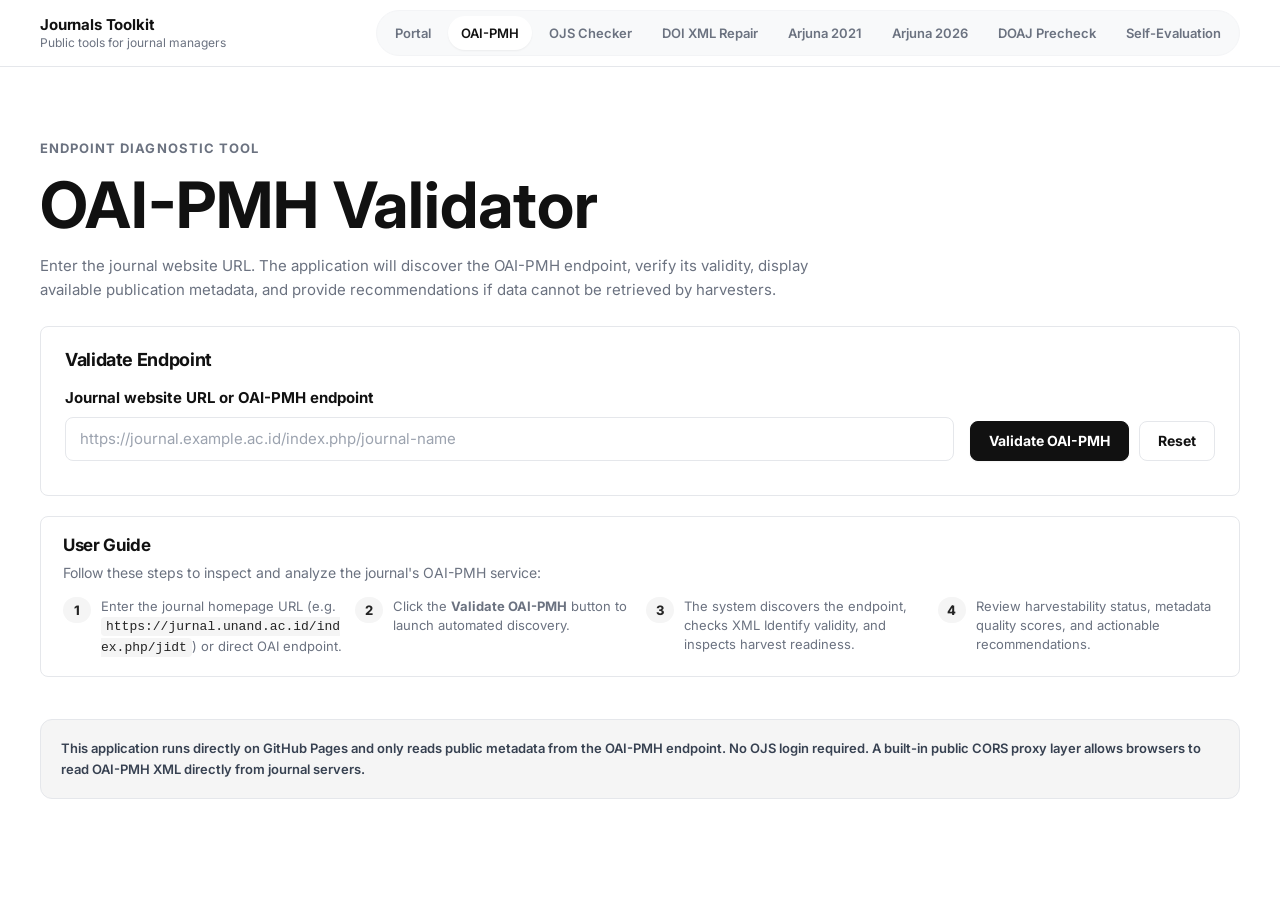
<file: docs/oai-pmh/index.html>
<!--
Developed by Ikhwan Arief (ikhwan[at]unand.ac.id).
Copyright (c) 2026 Ikhwan Arief. Copyright held by the application developer.
All rights reserved. Unauthorized copying or redistribution is prohibited.
-->
<!doctype html>
<html lang="en">
  <head>
    <meta charset="utf-8" />
    <meta name="viewport" content="width=device-width, initial-scale=1" />
    <title>OAI-PMH Validator - Journals Toolkit</title>
    <link rel="icon" href="data:," />
    <meta
      name="description"
      content="Public web application to inspect and validate OJS journal OAI-PMH endpoints directly from GitHub Pages."
    />
    <style>
    :root {
      color-scheme: light;
      --bg: #f6f7f4;
      --panel: #ffffff;
      --panel-soft: #eef3ef;
      --ink: #1d2523;
      --muted: #65736d;
      --line: #d9e0db;
      --accent: #2f6f5e;
      --accent-dark: #214f44;
      --blue: #255f85;
      --amber: #b7652d;
      --red: #a83f3f;
      --shadow: 0 18px 50px rgba(29, 37, 35, 0.08);
      --radius: 8px;

      /* Compatibility aliases */
      --text: var(--ink);
      --soft: var(--panel-soft);
      --primary: var(--accent);
      --primary-dark: var(--accent-dark);
      --danger: #a83f3f;
      --warning: #b7652d;
      --good: #2f6f5e;
    }

    * {
      box-sizing: border-box;
    }

    body {
      margin: 0;
      background:
        linear-gradient(180deg, rgba(238, 243, 239, 0.9), rgba(246, 247, 244, 0.95) 260px),
        var(--bg);
      color: var(--ink);
      font-family: Inter, ui-sans-serif, system-ui, -apple-system, BlinkMacSystemFont, "Segoe UI", sans-serif;
      line-height: 1.5;
    }

    button,
    input,
    select,
    textarea {
      font: inherit;
    }

    button {
      border: 0;
    }

    .page {
      width: min(1180px, calc(100% - 48px));
      margin: 0 auto;
      padding: 24px 0 60px;
    }

    .intro {
      padding: 16px 0 24px;
    }

    .eyebrow {
      margin: 0 0 10px;
      color: var(--accent-dark);
      font-size: 13px;
      font-weight: 760;
      letter-spacing: 0.08em;
      text-transform: uppercase;
    }

    h1 {
      max-width: 980px;
      margin: 0;
      font-size: clamp(28px, 3.6vw, 38px);
      line-height: 1.15;
      font-weight: 800;
      letter-spacing: -0.02em;
      color: var(--ink);
    }

    h2 {
      margin: 0 0 14px;
      font-size: 20px;
      font-weight: 700;
    }

    h3 {
      margin: 0 0 10px;
      font-size: 16px;
      font-weight: 700;
    }

    p {
      margin: 0 0 14px;
    }

    .intro-copy,
    .subtitle {
      max-width: 820px;
      margin: 14px 0 0;
      color: var(--muted);
      font-size: 15px;
      line-height: 1.6;
    }

    .workspace {
      display: grid;
      gap: 20px;
    }

    .form-panel,
    .panel {
      padding: 22px 24px;
      border: 1px solid var(--line);
      border-radius: var(--radius);
      background: var(--panel);
      box-shadow: var(--shadow);
    }

    .form-panel h2,
    .panel h2 {
      margin: 0;
      font-size: 18px;
      line-height: 1.25;
    }

    .form-panel p,
    .panel p {
      margin: 6px 0 0;
      color: var(--muted);
      font-size: 14px;
    }

    .guide-panel,
    .scale-panel {
      padding: 18px 22px;
      border: 1px solid var(--line);
      border-radius: var(--radius);
      background: rgba(255, 255, 255, 0.82);
      box-shadow: var(--shadow);
    }

    .guide-panel h2,
    .scale-panel h2 {
      margin: 0;
      font-size: 17px;
      line-height: 1.25;
    }

    .guide-panel p,
    .scale-panel p {
      margin: 6px 0 0;
      color: var(--muted);
      font-size: 14px;
    }

    .guide-list,
    .scale-list {
      display: grid;
      grid-template-columns: repeat(auto-fit, minmax(220px, 1fr));
      gap: 12px;
      margin: 14px 0 0;
      padding: 0;
      list-style: none;
    }

    .guide-list li,
    .scale-list li {
      display: grid;
      grid-template-columns: 28px 1fr;
      gap: 10px;
      align-items: start;
      color: var(--muted);
      font-size: 13px;
      line-height: 1.45;
    }

    .guide-number,
    .scale-number {
      display: grid;
      height: 26px;
      place-items: center;
      border-radius: 999px;
      background: var(--panel-soft);
      color: var(--accent-dark);
      font-weight: 760;
      font-size: 13px;
    }

    .note {
      border: 1px solid rgba(47, 111, 94, 0.24);
      border-radius: var(--radius);
      background: #f8fbf8;
      color: var(--ink);
      padding: 14px 16px;
      font-size: 13.5px;
      line-height: 1.6;
    }

    .form-grid {
      display: grid;
      grid-template-columns: minmax(0, 1fr) auto;
      gap: 12px;
      align-items: end;
      margin-top: 16px;
    }

    .form-actions {
      display: flex;
      gap: 10px;
      align-items: end;
    }

    label {
      display: block;
      margin-bottom: 7px;
      color: var(--ink);
      font-size: 14px;
      font-weight: 720;
    }

    input,
    select {
      width: 100%;
      min-height: 42px;
      padding: 10px 11px;
      border: 1px solid var(--line);
      border-radius: var(--radius);
      background: #fff;
      color: var(--ink);
      outline: none;
      transition: border-color 150ms ease, box-shadow 150ms ease;
    }

    input:focus,
    select:focus {
      border-color: var(--accent);
      box-shadow: 0 0 0 3px rgba(47, 111, 94, 0.12);
    }

    input[type="checkbox"] {
      width: auto;
      min-height: auto;
      margin-right: 8px;
    }

    button,
    .btn,
    .button {
      display: inline-flex;
      align-items: center;
      justify-content: center;
      min-height: 44px;
      padding: 10px 14px;
      border: 1px solid transparent;
      border-radius: var(--radius);
      background: var(--accent);
      color: #ffffff;
      cursor: pointer;
      font-weight: 760;
      text-decoration: none;
      transition: background 150ms ease, transform 150ms ease, border-color 150ms ease;
    }

    button:hover,
    .btn:hover,
    .button:hover {
      background: var(--accent-dark);
      transform: translateY(-1px);
    }

    button.secondary,
    .btn.secondary,
    .button.secondary {
      border-color: var(--line);
      background: #ffffff;
      color: var(--ink);
    }

    button.secondary:hover,
    .btn.secondary:hover,
    .button.secondary:hover {
      border-color: rgba(47, 111, 94, 0.42);
      background: #f8fbf8;
    }

    button:disabled {
      cursor: not-allowed;
      opacity: 0.6;
      transform: none;
    }

    .sidebar-block {
      margin-bottom: 32px;
    }

    .sidebar-block h2 {
      font-size: 13px;
      font-weight: 700;
      text-transform: uppercase;
      letter-spacing: 0.06em;
      color: var(--muted);
      margin: 0 0 14px;
    }

    .sidebar-block ol {
      margin: 0;
      padding-left: 20px;
      color: var(--ink);
    }

    .sidebar-block ol li {
      font-size: 13.5px;
      line-height: 1.6;
      margin-bottom: 12px;
      color: var(--ink);
      word-break: break-word;
    }

    .sidebar-block ol li:last-child {
      margin-bottom: 0;
    }

    .sidebar-block code {
      font-family: ui-monospace, SFMono-Regular, Menlo, Monaco, Consolas, monospace;
      font-size: 12px;
      background: var(--panel-soft);
      color: var(--accent-dark);
      padding: 2px 6px;
      border-radius: 4px;
      word-break: break-all;
      overflow-wrap: anywhere;
    }

    .setting {
      margin-bottom: 15px;
    }

    .checkbox-row {
      display: flex;
      align-items: center;
      color: var(--ink);
      font-size: 14px;
    }

    .tabs {
      display: flex;
      flex-wrap: wrap;
      gap: 6px;
      margin-bottom: 20px;
      background: var(--panel-soft);
      padding: 6px;
      border-radius: var(--radius);
    }

    .tab-button {
      border: 1px solid transparent;
      background: transparent;
      color: var(--muted);
      font-size: 13px;
      font-weight: 680;
      padding: 8px 14px;
      border-radius: 6px;
      cursor: pointer;
      transition: all 150ms ease;
    }

    .tab-button:hover {
      color: var(--ink);
      background: rgba(255, 255, 255, 0.7);
    }

    .tab-button.active {
      border-color: rgba(47, 111, 94, 0.18);
      background: #ffffff;
      color: var(--accent-dark);
      box-shadow: 0 1px 3px rgba(0, 0, 0, 0.04);
      font-weight: 760;
    }

    .tab-panel {
      display: none;
    }

    .tab-panel.active {
      display: block;
      animation: riseIn 220ms ease both;
    }

    @keyframes riseIn {
      from {
        opacity: 0;
        transform: translateY(8px);
      }
      to {
        opacity: 1;
        transform: translateY(0);
      }
    }

    .metrics {
      display: grid;
      grid-template-columns: repeat(auto-fit, minmax(200px, 1fr));
      gap: 12px;
      margin-bottom: 20px;
    }

    .metric {
      padding: 16px;
      border: 1px solid var(--line);
      border-radius: var(--radius);
      background: #ffffff;
    }

    .metric span {
      display: block;
      color: var(--muted);
      font-size: 13px;
      font-weight: 680;
    }

    .metric strong {
      display: block;
      margin-top: 6px;
      font-size: 24px;
      line-height: 1.2;
    }

    .status-good {
      color: #047857;
    }

    .status-warning {
      color: var(--amber);
    }

    .status-danger {
      color: var(--red);
    }

    .table-wrap {
      overflow-x: auto;
    }

    table {
      width: 100%;
      border-collapse: collapse;
      font-size: 14px;
    }

    th,
    td {
      border-bottom: 1px solid var(--line);
      padding: 11px 12px;
      text-align: left;
      vertical-align: top;
    }

    th {
      background: #fbfcfa;
      color: var(--ink);
      font-weight: 720;
    }

    .empty {
      border: 1px dashed var(--line);
      border-radius: var(--radius);
      color: var(--muted);
      padding: 24px;
      text-align: center;
      background: #fbfcfa;
    }

    .download-row {
      display: flex;
      flex-wrap: wrap;
      gap: 10px;
      margin-top: 24px;
      padding-top: 20px;
      border-top: 1px solid var(--line);
    }

    .download-row button {
      border: 1px solid var(--line);
      background: #ffffff;
      color: var(--ink);
      font-size: 13px;
      font-weight: 680;
      padding: 8px 14px;
      border-radius: var(--radius);
    }

    .download-row button:hover {
      border-color: rgba(47, 111, 94, 0.42);
      background: #f8fbf8;
    }

    pre {
      overflow-x: auto;
      border: 1px solid var(--line);
      border-radius: var(--radius);
      background: #111827;
      color: #e5e7eb;
      padding: 14px;
      white-space: pre-wrap;
    }

    code {
      border-radius: 4px;
      background: var(--panel-soft);
      color: var(--accent-dark);
      padding: 2px 5px;
      overflow-wrap: anywhere;
      word-break: break-word;
    }

    .hidden {
      display: none !important;
    }

    @media (max-width: 980px) {
      .form-grid,
      .metrics {
        grid-template-columns: 1fr;
      }
    }

    @media (max-width: 720px) {
      .page {
        padding-top: 22px;
      }

      h1 {
        font-size: 32px;
      }

      .guide-list {
        grid-template-columns: 1fr;
      }

      .form-actions {
        flex-direction: column;
      }

      .form-actions button {
        width: 100%;
      }
    }

    @media print {
      body {
        background: #fff;
      }

      .toolkit-topbar,
      .intro,
      .guide-panel,
      .note,
      .panel:has(#auditForm),
      .tabs,
      .download-row {
        display: none !important;
      }

      .page,
      .workspace {
        display: block;
        width: 100%;
        padding: 0;
        margin: 0;
      }

      .tab-panel {
        display: block !important;
        border: 0;
        box-shadow: none;
      }
    }</style>
    <link rel="icon" href="data:image/svg+xml,%3Csvg xmlns='http://www.w3.org/2000/svg' viewBox='0 0 64 64'%3E%3Crect width='64' height='64' rx='10' fill='%23111111'/%3E%3Cpath d='M18 18h28v6H18zm0 11h28v6H18zm0 11h18v6H18z' fill='white'/%3E%3C/svg%3E" />
    <link rel="preconnect" href="https://fonts.googleapis.com" />
  <link rel="preconnect" href="https://fonts.gstatic.com" crossorigin />
  <link href="https://fonts.googleapis.com/css2?family=Inter:wght@300;400;500;600;700;800&display=swap" rel="stylesheet" />
<link rel="stylesheet" href="../assets/toolkit.css" />
  
<style>
  .toolkit-topbar + .layout { min-height: calc(100vh - 66px); }
</style>



<style id="toolkit-cal-overrides">
  :root {
    --bg: var(--toolkit-canvas);
    --bg-alt: var(--toolkit-canvas);
    --panel: var(--toolkit-canvas);
    --panel-soft: var(--toolkit-surface-card);
    --card: var(--toolkit-canvas);
    --ink: var(--toolkit-ink);
    --text: var(--toolkit-ink);
    --text-main: var(--toolkit-ink);
    --text-muted: var(--toolkit-muted);
    --muted: var(--toolkit-muted);
    --accent: var(--toolkit-primary);
    --accent-dark: var(--toolkit-primary-active);
    --accent-soft: var(--toolkit-surface-card);
    --border: var(--toolkit-line);
    --line: var(--toolkit-line);
    --radius: var(--toolkit-radius-md);
    --shadow: none;
  }
  body { background: var(--toolkit-canvas) !important; color: var(--toolkit-ink) !important; font-family: var(--toolkit-font) !important; }
  .toolkit-topbar + .layout { min-height: calc(100vh - 65px); }
  .toolkit-topbar + .wrap,
  .toolkit-topbar + .wrapper,
  .toolkit-topbar + .page { padding-top: 56px; }
  .topbar, .site-footer { display: none !important; }
  .download-row button { flex: 0 1 auto; }
  .checkbox-row { color: var(--toolkit-ink) !important; }
  .empty, .message { color: var(--toolkit-muted); }
</style>

</head>
  <body>
<div class="toolkit-topbar">
  <div class="toolkit-topbar-inner">
    <div class="toolkit-brand">
      <strong>Journals Toolkit</strong>
      <span>Public tools for journal managers</span>
    </div>
    <nav class="toolkit-nav" aria-label="Application navigation">
          <a href="../">Portal</a><a href="../oai-pmh/" aria-current="page">OAI-PMH</a><a href="../ojs-version-checker/">OJS Checker</a><a href="../doi-xml-repair/">DOI XML Repair</a><a href="../arjuna-2021/">Arjuna 2021</a><a href="../arjuna-2026/">Arjuna 2026</a><a href="../doaj-precheck/">DOAJ Precheck</a><a href="../evaluasi-diri-jurnal/">Self-Evaluation</a>
        </nav>
  </div>
</div>

<main class="page">
      <section class="intro" aria-labelledby="page-title">
        <p class="eyebrow">Endpoint Diagnostic Tool</p>
        <h1 id="page-title">OAI-PMH Validator</h1>
        <p class="intro-copy">
          Enter the journal website URL. The application will discover the OAI-PMH endpoint, verify its validity, display available publication metadata, and provide recommendations if data cannot be retrieved by harvesters.
        </p>
      </section>

      <div class="workspace">
        <section class="form-panel">
          <h2>Validate Endpoint</h2>
          <form id="auditForm" class="form-grid">
          <div>
            <label for="journalUrl">Journal website URL or OAI-PMH endpoint</label>
            <input
              id="journalUrl"
              placeholder="https://journal.example.ac.id/index.php/journal-name"
              autocomplete="url"
            />
          </div>
          <div class="form-actions">
            <button id="checkButton" type="submit">Validate OAI-PMH</button>
            <button id="resetButton" class="secondary" type="reset">Reset</button>
          </div>
        </form>
        <p id="runStatus" class="subtitle" style="margin: 12px 0 0;" aria-live="polite"></p>
      </section>

      <section class="guide-panel">
        <h2>User Guide</h2>
        <p>Follow these steps to inspect and analyze the journal's OAI-PMH service:</p>
        <ul class="guide-list">
          <li><span class="guide-number">1</span><span>Enter the journal homepage URL (e.g. <code>https://jurnal.unand.ac.id/index.php/jidt</code>) or direct OAI endpoint.</span></li>
          <li><span class="guide-number">2</span><span>Click the <strong>Validate OAI-PMH</strong> button to launch automated discovery.</span></li>
          <li><span class="guide-number">3</span><span>The system discovers the endpoint, checks XML Identify validity, and inspects harvest readiness.</span></li>
          <li><span class="guide-number">4</span><span>Review harvestability status, metadata quality scores, and actionable recommendations.</span></li>
        </ul>
      </section>

      <div class="note">
        This application runs directly on GitHub Pages and only reads public metadata from the OAI-PMH endpoint. No OJS login required. A built-in public CORS proxy layer allows browsers to read OAI-PMH XML directly from journal servers.
      </div>

        <section id="results" class="hidden">
          <nav class="tabs" aria-label="Results navigation">
            <button class="tab-button active" type="button" data-tab="summary">Summary</button>
            <button class="tab-button" type="button" data-tab="endpoints">Tested Endpoints</button>
            <button class="tab-button" type="button" data-tab="repository">Repository Info</button>
            <button class="tab-button" type="button" data-tab="formats">Metadata Formats</button>
            <button class="tab-button" type="button" data-tab="records">Publications</button>
            <button class="tab-button" type="button" data-tab="quality">Metadata Quality</button>
            <button class="tab-button" type="button" data-tab="issues">Action Recommendations</button>
            <button class="tab-button" type="button" data-tab="technical">Technical Details</button>
          </nav>

          <div id="summary" class="tab-panel active panel"></div>
          <div id="endpoints" class="tab-panel panel"></div>
          <div id="repository" class="tab-panel panel"></div>
          <div id="formats" class="tab-panel panel"></div>
          <div id="records" class="tab-panel panel"></div>
          <div id="quality" class="tab-panel panel"></div>
          <div id="issues" class="tab-panel panel"></div>
          <div id="technical" class="tab-panel panel"></div>
        </section>
      </div>
    </main>

    <script>
      const MAX_RESPONSE_BYTES = 5_000_000;
      const DEFAULT_AUDIT_SETTINGS = Object.freeze({
        autoDiscover: true,
        followTokens: true,
        maxTokenPages: 5,
        technicalDetail: true,
        useCorsProxy: true,
      });

      const state = {
        audit: null,
        requestCache: new Map(),
        runId: 0,
      };

      const OAI_NS = "http://www.openarchives.org/OAI/2.0/";
      const DC_NS = "http://purl.org/dc/elements/1.1/";
      const blockedPageParts = new Set([
        "about",
        "issue",
        "article",
        "archives",
        "announcement",
        "login",
        "user",
        "search",
      ]);

      document.getElementById("auditForm").addEventListener("submit", runAudit);
      document.getElementById("auditForm").addEventListener("reset", resetAudit);
      document.querySelectorAll(".tab-button").forEach((button) => {
        button.addEventListener("click", () => activateTab(button.dataset.tab));
      });

      function activateTab(tabId) {
        document.querySelectorAll(".tab-button").forEach((button) => {
          button.classList.toggle("active", button.dataset.tab === tabId);
        });
        document.querySelectorAll(".tab-panel").forEach((panel) => {
          panel.classList.toggle("active", panel.id === tabId);
        });
      }

      async function runAudit(event) {
        event?.preventDefault();
        const button = document.getElementById("checkButton");
        const status = document.getElementById("runStatus");
        const runId = state.runId + 1;
        state.runId = runId;
        button.disabled = true;
        status.textContent = "Validating OAI-PMH endpoint...";

        try {
          const settings = getSettings();
          const inputUrl = document.getElementById("journalUrl").value;
          const audit = await auditUrl(inputUrl, settings);
          if (runId !== state.runId) return;
          state.audit = audit;
          renderAudit(audit, settings);
          status.textContent = "Validation completed.";
          document.getElementById("results").classList.remove("hidden");
        } catch (error) {
          if (runId !== state.runId) return;
          status.textContent = error.message || "Validation failed.";
          document.getElementById("results").classList.add("hidden");
        } finally {
          if (runId === state.runId) button.disabled = false;
        }
      }

      function resetAudit() {
        state.runId += 1;
        state.audit = null;
        state.requestCache.clear();
        document.getElementById("runStatus").textContent = "";
        document.getElementById("results").classList.add("hidden");
        document.getElementById("checkButton").disabled = false;
        activateTab("summary");
      }

      function getSettings() {
        return {
          maxRecords: 50,
          timeout: 15,
          metadataPrefix: "oai_dc",
          autoDiscover: DEFAULT_AUDIT_SETTINGS.autoDiscover,
          followTokens: DEFAULT_AUDIT_SETTINGS.followTokens,
          maxTokenPages: DEFAULT_AUDIT_SETTINGS.maxTokenPages,
          technicalDetail: DEFAULT_AUDIT_SETTINGS.technicalDetail,
          useCorsProxy: DEFAULT_AUDIT_SETTINGS.useCorsProxy,
        };
      }

      async function auditUrl(inputUrl, settings) {
        const checkedAt = new Date().toISOString();
        const normalizedUrl = normalizeUrl(inputUrl);
        validatePublicUrl(normalizedUrl);

        const audit = {
          inputUrl,
          normalizedUrl,
          selectedEndpoint: "",
          metadataPrefix: settings.metadataPrefix,
          endpointAttempts: [],
          repositoryInfo: null,
          metadataFormats: [],
          records: [],
          diagnostic: emptyDiagnostic(),
          issues: [],
          requestLog: [],
          noRecordsMatch: false,
          listRecordsSucceeded: false,
          tokenError: "",
          tokenTruncated: false,
          harvestabilityScore: 0,
          harvestabilityStatus: "High Risk of Harvest Failure",
          checkedAt,
        };

        const endpoints = settings.autoDiscover ? await discoverOaiEndpoints(normalizedUrl, settings) : [normalizedUrl];
        for (const endpoint of endpoints) {
          const response = await requestOai(endpoint, { verb: "Identify" }, settings);
          audit.requestLog.push(response);
          const attempt = responseToAttempt(endpoint, response);
          if (response.ok) {
            const parsed = parseXmlResponse(response.text);
            if (!parsed.ok) {
              response.errorType = "xml_parse_error";
              response.errorMessage = parsed.error;
              attempt.status = "Failed";
              attempt.reason = "Invalid XML response.";
            } else if (!isOaiRoot(parsed.root)) {
              attempt.status = "Failed";
              attempt.reason = "XML root element is not OAI-PMH.";
            } else if (getOaiError(parsed.root)) {
              const error = getOaiError(parsed.root);
              attempt.status = "Failed";
              attempt.reason = `OAI error ${error.code}: ${error.message}`;
              response.oaiErrorCode = error.code;
              response.oaiErrorMessage = error.message;
            } else if (!findFirst(parsed.root, "Identify")) {
              attempt.status = "Failed";
              attempt.reason = "OAI-PMH response does not contain an Identify element.";
            } else {
              attempt.status = "Valid";
              attempt.reason = "Valid Identify element.";
              attempt.selected = true;
              audit.selectedEndpoint = endpoint;
              audit.repositoryInfo = parseIdentify(parsed.root);
              audit.endpointAttempts.push(attempt);
              break;
            }
          }
          audit.endpointAttempts.push(attempt);
        }

        if (audit.selectedEndpoint) {
          await checkMetadataFormats(audit, settings);
          await checkListRecords(audit, settings);
        }

        audit.diagnostic = diagnoseRecords(audit.records);
        audit.issues = generateRecommendations(audit);
        audit.harvestabilityScore = computeHarvestabilityScore(audit);
        audit.harvestabilityStatus = classifyHarvestability(audit.harvestabilityScore, audit.issues);
        return audit;
      }

      function responseToAttempt(endpoint, response) {
        return {
          endpointUrl: endpoint,
          status: response.ok ? "Tested" : "Failed",
          reason: response.ok
            ? response.viaProxy
              ? "Response received via CORS proxy, awaiting XML Identify validation."
              : "HTTP 200, awaiting XML Identify validation."
            : response.errorMessage || "Invalid Identify response.",
          httpStatus: response.httpStatus,
          responseTimeSeconds: response.responseTimeSeconds,
          contentType: response.contentType,
          selected: false,
          errorType: response.errorType,
          finalUrl: response.finalUrl,
          requestUrl: response.requestUrl,
          viaProxy: response.viaProxy,
          proxyUrl: response.proxyUrl,
        };
      }

      async function checkMetadataFormats(audit, settings) {
        const response = await requestOai(audit.selectedEndpoint, { verb: "ListMetadataFormats" }, settings);
        audit.requestLog.push(response);
        if (!response.ok) return;
        const parsed = parseXmlResponse(response.text);
        if (!parsed.ok) {
          response.errorType = "xml_parse_error";
          response.errorMessage = parsed.error;
          return;
        }
        const error = getOaiError(parsed.root);
        if (error) {
          response.errorType = "oai_error";
          response.oaiErrorCode = error.code;
          response.oaiErrorMessage = error.message;
          response.errorMessage = `OAI error ${error.code}: ${error.message}`;
          return;
        }
        audit.metadataFormats = parseMetadataFormats(parsed.root);
      }

      async function checkListRecords(audit, settings) {
        let token = "";
        const seenTokens = new Set();
        for (let page = 0; page < settings.maxTokenPages; page += 1) {
          const params = token
            ? { verb: "ListRecords", resumptionToken: token }
            : { verb: "ListRecords", metadataPrefix: settings.metadataPrefix };
          const response = await requestOai(audit.selectedEndpoint, params, settings);
          audit.requestLog.push(response);
          if (!response.ok) break;

          const parsed = parseXmlResponse(response.text);
          if (!parsed.ok) {
            response.errorType = "xml_parse_error";
            response.errorMessage = parsed.error;
            break;
          }
          const error = getOaiError(parsed.root);
          if (error) {
            response.errorType = "oai_error";
            response.oaiErrorCode = error.code;
            response.oaiErrorMessage = error.message;
            response.errorMessage = `OAI error ${error.code}: ${error.message}`;
            if (error.code === "noRecordsMatch") {
              audit.noRecordsMatch = true;
              audit.listRecordsSucceeded = true;
            }
            break;
          }

          audit.records.push(...parseRecords(parsed.root));
          audit.listRecordsSucceeded = true;
          token = getResumptionToken(parsed.root);
          if (audit.records.length >= settings.maxRecords) {
            audit.records = audit.records.slice(0, settings.maxRecords);
            audit.tokenTruncated = Boolean(token);
            break;
          }
          if (!settings.followTokens || !token) break;
          if (seenTokens.has(token)) {
            audit.tokenError = "resumptionToken berulang terus.";
            break;
          }
          seenTokens.add(token);
          if (page + 1 >= settings.maxTokenPages && token) audit.tokenTruncated = true;
        }
      }

      const OAI_CORS_PROXIES = [
        {
          name: "jina",
          buildUrl: (url) => `https://r.jina.ai/${url}`,
          headers: { "X-Return-Format": "html" }
        },
        {
          name: "allorigins_raw",
          buildUrl: (url) => `https://api.allorigins.win/raw?url=${encodeURIComponent(url)}`,
          headers: {}
        },
        {
          name: "allorigins_get",
          buildUrl: (url) => `https://api.allorigins.win/get?url=${encodeURIComponent(url)}`,
          headers: {},
          isJson: true
        },
        {
          name: "codetabs",
          buildUrl: (url) => `https://api.codetabs.com/v1/proxy?quest=${encodeURIComponent(url)}`,
          headers: {}
        }
      ];

      async function requestOai(endpoint, params, settings) {
        const requestUrl = safeJoinQuery(endpoint, params);
        const cacheKey = `${settings.useCorsProxy ? "proxy" : "direct"}|${requestUrl}`;
        const cachedResponse = state.requestCache.get(cacheKey);
        if (cachedResponse) {
          return cachedOaiResponse(cachedResponse);
        }

        let response = null;

        // 1. Coba direct fetch dulu
        if (!settings.useCorsProxy) {
          response = await fetchOaiUrl({
            endpoint,
            requestUrl,
            fetchUrl: requestUrl,
            settings,
            viaProxy: false,
          });
        } else {
          // Coba Direct lebih dahulu secara cepat (3.5s) jika CORS diizinkan oleh server
          try {
            const directResp = await fetchOaiUrl({
              endpoint,
              requestUrl,
              fetchUrl: requestUrl,
              settings: { ...settings, timeout: 3.5 },
              viaProxy: false,
            });
            if (directResp.ok) {
              response = directResp;
            }
          } catch (e) {
            // Lanjut ke proxy
          }

          // Jika direct gagal, telusuri multi-proxy fallback
          if (!response || !response.ok) {
            for (const proxy of OAI_CORS_PROXIES) {
              try {
                const proxyUrl = proxy.buildUrl(requestUrl);
                const proxiedResponse = await fetchOaiUrl({
                  endpoint,
                  requestUrl,
                  fetchUrl: proxyUrl,
                  settings,
                  viaProxy: true,
                  proxyUrl,
                  proxyHeaders: proxy.headers || {},
                  isJson: proxy.isJson,
                  proxyName: proxy.name
                });
                if (proxiedResponse.ok) {
                  response = proxiedResponse;
                  break;
                }
              } catch (err) {
                // coba proxy berikutnya
              }
            }
          }

          // Fallback jika semua proxy gagal
          if (!response) {
            response = {
              requestUrl,
              endpointUrl: endpoint,
              fetchUrl: requestUrl,
              viaProxy: true,
              proxyUrl: "",
              fromCache: false,
              ok: false,
              httpStatus: null,
              contentType: "",
              responseTimeSeconds: 0,
              finalUrl: requestUrl,
              errorType: "proxy_error",
              errorMessage: "All CORS proxies failed to read the response from the journal endpoint.",
              text: "",
              snippet: ""
            };
          }
        }

        if (response && response.ok) {
          state.requestCache.set(cacheKey, cloneOaiResponse(response));
        }
        return response;
      }

      function cachedOaiResponse(response) {
        return {
          ...cloneOaiResponse(response),
          fromCache: true,
          responseTimeSeconds: 0,
        };
      }

      function cloneOaiResponse(response) {
        return { ...response };
      }

      async function fetchOaiUrl({ endpoint, requestUrl, fetchUrl, settings, viaProxy, proxyUrl = "", proxyHeaders = {}, isJson = false, proxyName = "" }) {
        const startedAt = performance.now();
        const controller = new AbortController();
        const timeoutId = window.setTimeout(() => controller.abort(), settings.timeout * 1000);
        const responseData = {
          requestUrl,
          endpointUrl: endpoint,
          fetchUrl,
          viaProxy,
          proxyUrl,
          fromCache: false,
          ok: false,
          httpStatus: null,
          contentType: "",
          responseTimeSeconds: 0,
          finalUrl: "",
          errorType: "",
          errorMessage: "",
          oaiErrorCode: "",
          oaiErrorMessage: "",
          directErrorType: "",
          directErrorMessage: "",
          fallbackNote: "",
          text: "",
          snippet: "",
        };

        try {
          const requestHeaders = {
            Accept: "application/xml,text/xml,text/html,*/*;q=0.8",
            ...proxyHeaders
          };
          const response = await fetch(fetchUrl, {
            method: "GET",
            redirect: "follow",
            signal: controller.signal,
            headers: requestHeaders,
          });
          responseData.httpStatus = response.status;
          responseData.contentType = response.headers.get("content-type") || "";
          responseData.finalUrl = viaProxy ? requestUrl : response.url;

          if (!viaProxy && (isBlockedContentType(responseData.contentType) || looksLikeLargeFile(response.url))) {
            responseData.errorType = "blocked_content_type";
            responseData.errorMessage = "Respons tampak seperti file besar atau bukan XML OAI-PMH.";
            return finishResponse(responseData, startedAt);
          }

          let text = "";
          if (isJson) {
            const json = await response.json();
            text = json && json.contents ? json.contents : "";
          } else {
            text = await readLimitedText(response, MAX_RESPONSE_BYTES);
          }

          // Bersihkan wrapper jika ada (misal wrapper HTML dari proxy atau CDN)
          if (text.includes("<OAI-PMH") && text.includes("</OAI-PMH>")) {
            const startIndex = text.indexOf("<OAI-PMH");
            const endIndex = text.lastIndexOf("</OAI-PMH>") + 10;
            text = text.slice(startIndex, endIndex);
          }

          responseData.text = text;
          responseData.snippet = text.slice(0, 3000);
          if (response.status === 403) {
            responseData.errorType = "http_403";
            responseData.errorMessage = "Server menolak akses ke endpoint OAI-PMH.";
          } else if (response.status >= 500) {
            responseData.errorType = "http_500";
            responseData.errorMessage = "Server mengalami error saat memproses endpoint OAI-PMH.";
          } else if (response.status >= 400) {
            responseData.errorType = "http_error";
            responseData.errorMessage = `HTTP error ${response.status}.`;
          } else if (!text.trim()) {
            responseData.errorType = "empty_content";
            responseData.errorMessage = "Content kosong.";
          } else if (!text.includes("<OAI-PMH") && isHtmlResponse(responseData.contentType, text)) {
            responseData.errorType = "html_response";
            responseData.errorMessage = "Respons HTML, bukan XML OAI-PMH.";
          } else {
            responseData.ok = true;
            if (viaProxy) responseData.contentType = `${responseData.contentType || "text/xml"} (via proxy ${proxyName || 'CORS'})`;
          }
        } catch (error) {
          if (error.name === "ResponseTooLargeError") {
            responseData.errorType = "response_too_large";
            responseData.errorMessage = "Response payload too large to process safely in browser.";
          } else if (error.name === "AbortError") {
            responseData.errorType = "timeout";
            responseData.errorMessage = viaProxy
              ? "Proxy CORS timeout. Server atau proxy terlalu lama merespons."
              : "Request timed out. The journal server took too long to respond.";
          } else {
            responseData.errorType = viaProxy ? "proxy_error" : "connection_error";
            responseData.errorMessage = viaProxy
              ? "Proxy CORS gagal membaca endpoint OAI-PMH."
              : "Connection failed or blocked by server CORS policy. The browser prevented GitHub Pages from reading the response.";
          }
        } finally {
          window.clearTimeout(timeoutId);
        }
        return finishResponse(responseData, startedAt);
      }

      async function readLimitedText(response, maxBytes) {
        const contentLength = Number.parseInt(response.headers.get("content-length") || "0", 10);
        if (contentLength > maxBytes) throw new ResponseTooLargeError();
        if (!response.body?.getReader) {
          const text = await response.text();
          if (new Blob([text]).size > maxBytes) throw new ResponseTooLargeError();
          return text;
        }

        const reader = response.body.getReader();
        const decoder = new TextDecoder();
        let bytesRead = 0;
        let text = "";
        while (true) {
          const { done, value } = await reader.read();
          if (done) break;
          bytesRead += value.byteLength;
          if (bytesRead > maxBytes) {
            await reader.cancel();
            throw new ResponseTooLargeError();
          }
          text += decoder.decode(value, { stream: true });
        }
        return text + decoder.decode();
      }

      class ResponseTooLargeError extends Error {
        constructor() {
          super("Response payload too large to process safely in browser.");
          this.name = "ResponseTooLargeError";
        }
      }

      function finishResponse(responseData, startedAt) {
        responseData.responseTimeSeconds = Math.round((performance.now() - startedAt) / 10) / 100;
        return responseData;
      }

      function normalizeUrl(input) {
        let value = String(input || "").trim();
        if (!value) throw new Error("URL wajib diisi.");
        if (!value.includes("://")) value = `https://${value}`;
        const url = new URL(value);
        if (!["http:", "https:"].includes(url.protocol)) {
          throw new Error("Hanya URL http dan https yang diizinkan.");
        }
        if (!url.hostname) throw new Error("URL harus memiliki hostname.");
        url.hash = "";
        return url.toString();
      }

      function validatePublicUrl(urlText) {
        const url = new URL(urlText);
        const host = url.hostname.toLowerCase();
        if (host === "localhost" || host.endsWith(".localhost")) throw new Error("URL lokal tidak diizinkan.");
        if (["127.0.0.1", "0.0.0.0", "::1", "[::1]"].includes(host)) throw new Error("URL lokal tidak diizinkan.");
        if (isPrivateIpv4(host)) throw new Error("Private IP tidak diizinkan.");
      }

      function isPrivateIpv4(host) {
        const match = host.match(/^(\d+)\.(\d+)\.(\d+)\.(\d+)$/);
        if (!match) return false;
        const [a, b] = match.slice(1).map(Number);
        return a === 10 || (a === 172 && b >= 16 && b <= 31) || (a === 192 && b === 168) || a === 169;
      }

      async function discoverOaiEndpoints(inputUrl, settings) {
        const url = new URL(inputUrl);
        const candidates = [];
        if (looksLikeOaiEndpoint(url)) candidates.push(url.toString());

        // Coba baca homepage terlebih dahulu untuk mendeteksi canonical URL & slug jurnal (cth: aijans)
        if (!looksLikeOaiEndpoint(url)) {
          try {
            const homeReq = await fetchOaiUrl({
              endpoint: inputUrl,
              requestUrl: inputUrl,
              fetchUrl: `https://r.jina.ai/${inputUrl}`,
              settings: { ...settings, timeout: 6 },
              viaProxy: true,
              proxyUrl: `https://r.jina.ai/${inputUrl}`,
              proxyHeaders: { "X-Return-Format": "html" },
              proxyName: "jina"
            });
            if (homeReq.ok && homeReq.text) {
              const canonicalMatch = homeReq.text.match(/<link\s+rel=["']canonical["']\s+href=["']([^"']+)["']/i);
              if (canonicalMatch && canonicalMatch[1]) {
                const canUrl = new URL(canonicalMatch[1]);
                if (canUrl.pathname.includes("/index.php/")) {
                  const parts = canUrl.pathname.split("/index.php/");
                  const slug = parts[1].split("/")[0];
                  if (slug) {
                    candidates.push(`${canUrl.origin}/index.php/${slug}/oai`);
                  }
                }
              }
            }
          } catch (e) {
            // Abaikan jika homepage inspection gagal
          }
        }

        let rootPath = stripKnownOjsPagePaths(url.pathname);
        rootPath = stripTrailingIndex(rootPath);
        if (rootPath && rootPath !== "/") candidates.push(withPath(url, appendOai(rootPath)));

        const legacy = legacyOjsUrl(url, rootPath);
        if (legacy) candidates.push(legacy);

        if (url.pathname.replace(/\/$/, "")) {
          candidates.push(withPath(url, appendOai(url.pathname)));
          candidates.push(withPath(url, appendOai(url.pathname.replace(/\/$/, ""))));
        }
        candidates.push(withPath(url, "/oai"));
        return dedupe(candidates);
      }

      function looksLikeOaiEndpoint(url) {
        return url.pathname.toLowerCase().includes("/oai") || url.searchParams.get("page") === "oai" || url.searchParams.has("verb");
      }

      function stripKnownOjsPagePaths(path) {
        const parts = path.split("/").filter(Boolean);
        const lowered = parts.map((part) => part.toLowerCase());
        for (const marker of blockedPageParts) {
          const index = lowered.indexOf(marker);
          if (index >= 0) return `/${parts.slice(0, index).join("/")}`;
        }
        return parts.length ? `/${parts.join("/")}` : "/";
      }

      function stripTrailingIndex(path) {
        const parts = path.split("/").filter(Boolean);
        if (parts[parts.length - 1]?.toLowerCase() === "index") parts.pop();
        return parts.length ? `/${parts.join("/")}` : "/";
      }

      function appendOai(path) {
        const clean = path.replace(/\/$/, "");
        return clean.toLowerCase().endsWith("/oai") ? clean : `${clean}/oai`;
      }

      function withPath(baseUrl, path) {
        const url = new URL(baseUrl.toString());
        url.pathname = path;
        url.search = "";
        url.hash = "";
        return url.toString();
      }

      function legacyOjsUrl(baseUrl, rootPath) {
        const parts = rootPath.split("/").filter(Boolean);
        let journal = "";
        const indexPhp = parts.indexOf("index.php");
        if (indexPhp >= 0 && parts.length > indexPhp + 1) journal = parts[indexPhp + 1];
        else if (parts.length) journal = parts[parts.length - 1];
        if (!journal) return "";
        const url = new URL(baseUrl.toString());
        url.pathname = "/index.php";
        url.search = "";
        url.searchParams.set("journal", journal);
        url.searchParams.set("page", "oai");
        url.hash = "";
        return url.toString();
      }

      function dedupe(items) {
        const seen = new Set();
        const result = [];
        for (const item of items) {
          const key = item.includes("?") ? item : item.replace(/\/$/, "");
          if (seen.has(key)) continue;
          seen.add(key);
          result.push(item);
        }
        return result;
      }

      function safeJoinQuery(urlText, params) {
        const url = new URL(urlText);
        for (const [key, value] of Object.entries(params)) {
          if (value !== undefined && value !== null) url.searchParams.set(key, value);
        }
        return url.toString();
      }

      function parseXmlResponse(text) {
        const parser = new DOMParser();
        const root = parser.parseFromString(text, "application/xml");
        const error = root.getElementsByTagName("parsererror")[0];
        if (error) return { ok: false, root, error: "Respons XML tidak valid. Harvester kemungkinan gagal membaca data." };
        return { ok: true, root: root.documentElement, error: "" };
      }

      function isOaiRoot(root) {
        return localName(root) === "OAI-PMH";
      }

      function findFirst(root, name) {
        return Array.from(root.getElementsByTagName("*")).find((element) => localName(element) === name) || null;
      }

      function childrenByName(element, name) {
        if (!element) return [];
        return Array.from(element.children).filter((child) => localName(child) === name);
      }

      function firstChildText(element, name) {
        const found = childrenByName(element, name)[0];
        return cleanText(found?.textContent || "");
      }

      function parseIdentify(root) {
        const identify = findFirst(root, "Identify");
        return {
          repositoryName: firstChildText(identify, "repositoryName"),
          baseURL: firstChildText(identify, "baseURL"),
          protocolVersion: firstChildText(identify, "protocolVersion"),
          adminEmail: childrenByName(identify, "adminEmail").map((item) => cleanText(item.textContent)).filter(Boolean),
          earliestDatestamp: firstChildText(identify, "earliestDatestamp"),
          deletedRecord: firstChildText(identify, "deletedRecord"),
          granularity: firstChildText(identify, "granularity"),
        };
      }

      function parseMetadataFormats(root) {
        return Array.from(root.getElementsByTagName("*"))
          .filter((element) => localName(element) === "metadataFormat")
          .map((element) => ({
            metadataPrefix: firstChildText(element, "metadataPrefix"),
            schema: firstChildText(element, "schema"),
            metadataNamespace: firstChildText(element, "metadataNamespace"),
          }));
      }

      function parseRecords(root) {
        const listRecords = findFirst(root, "ListRecords");
        if (!listRecords) return [];
        return childrenByName(listRecords, "record").map((recordElement) => {
          const header = childrenByName(recordElement, "header")[0];
          const metadata = childrenByName(recordElement, "metadata")[0];
          return {
            identifier: firstChildText(header, "identifier"),
            datestamp: firstChildText(header, "datestamp"),
            setSpecs: childrenByName(header, "setSpec").map((item) => cleanText(item.textContent)).filter(Boolean),
            title: dcValues(metadata, "title").join(" | "),
            creators: dcValues(metadata, "creator").join("; "),
            subjects: dcValues(metadata, "subject").join("; "),
            description: dcValues(metadata, "description").join(" | "),
            publisher: dcValues(metadata, "publisher").join(" | "),
            date: dcValues(metadata, "date").join(" | "),
            type: dcValues(metadata, "type").join(" | "),
            format: dcValues(metadata, "format").join(" | "),
            source: dcValues(metadata, "source").join(" | "),
            language: dcValues(metadata, "language").join(" | "),
            relation: dcValues(metadata, "relation").join(" | "),
            coverage: dcValues(metadata, "coverage").join(" | "),
            rights: dcValues(metadata, "rights").join(" | "),
            deleted: header?.getAttribute("status")?.toLowerCase() === "deleted",
          };
        });
      }

      function dcValues(metadata, tagName) {
        if (!metadata) return [];
        return Array.from(metadata.getElementsByTagName("*"))
          .filter((element) => localName(element) === tagName)
          .map((element) => cleanText(element.textContent))
          .filter(Boolean);
      }

      function getOaiError(root) {
        const error = findFirst(root, "error");
        if (!error) return null;
        return { code: error.getAttribute("code") || "", message: cleanText(error.textContent) };
      }

      function getResumptionToken(root) {
        const token = findFirst(root, "resumptionToken");
        return cleanText(token?.textContent || "");
      }

      function diagnoseRecords(records) {
        const diagnostic = emptyDiagnostic();
        diagnostic.totalRecords = records.length;
        diagnostic.deletedRecords = records.filter((record) => record.deleted).length;
        diagnostic.activeRecords = diagnostic.totalRecords - diagnostic.deletedRecords;
        diagnostic.withTitle = records.filter((record) => record.title).length;
        diagnostic.withCreator = records.filter((record) => record.creators).length;
        diagnostic.withDatestamp = records.filter((record) => record.datestamp).length;
        diagnostic.withDate = records.filter((record) => record.date).length;
        diagnostic.withIdentifier = records.filter((record) => record.identifier).length;
        diagnostic.withDescription = records.filter((record) => record.description).length;
        diagnostic.withPublisher = records.filter((record) => record.publisher).length;
        diagnostic.withLanguage = records.filter((record) => record.language).length;

        const counts = {};
        records.forEach((record) => {
          if (record.identifier) counts[record.identifier] = (counts[record.identifier] || 0) + 1;
        });
        diagnostic.duplicateIdentifiers = Object.entries(counts)
          .filter(([, count]) => count > 1)
          .map(([identifier]) => identifier);

        const fields = ["title", "creators", "datestamp", "date", "identifier", "description", "publisher", "language"];
        const possible = Math.max(1, records.length * fields.length);
        const filled = records.reduce((total, record) => total + fields.filter((field) => record[field]).length, 0);
        diagnostic.completenessPercent = records.length ? Math.round((filled / possible) * 1000) / 10 : 0;

        diagnostic.problemRecords = records
          .map((record) => ({ record, problems: recordProblems(record, diagnostic.duplicateIdentifiers) }))
          .filter((item) => item.problems.length)
          .map((item) => ({
            identifier: item.record.identifier,
            title: item.record.title,
            datestamp: item.record.datestamp,
            problems: item.problems.join("; "),
          }));
        return diagnostic;
      }

      function emptyDiagnostic() {
        return {
          totalRecords: 0,
          activeRecords: 0,
          deletedRecords: 0,
          withTitle: 0,
          withCreator: 0,
          withDatestamp: 0,
          withDate: 0,
          withIdentifier: 0,
          withDescription: 0,
          withPublisher: 0,
          withLanguage: 0,
          completenessPercent: 0,
          duplicateIdentifiers: [],
          problemRecords: [],
        };
      }

      function recordProblems(record, duplicates) {
        const problems = [];
        if (!record.title) problems.push("tanpa title");
        else if (record.title.length < 5) problems.push("title terlalu pendek");
        if (!record.creators) problems.push("tanpa creator");
        else if (record.creators.length < 3) problems.push("creator terlalu pendek");
        if (!record.date) problems.push("tanpa date");
        else if (!dateLooksReasonable(record.date)) problems.push("date bukan format tanggal yang wajar");
        if (!record.description) problems.push("tanpa description");
        if (!record.datestamp) problems.push("datestamp kosong");
        if (record.deleted) problems.push("status deleted");
        if (duplicates.includes(record.identifier)) problems.push("identifier duplikat");
        if (record.language && !languageLooksReasonable(record.language)) problems.push("language tidak jelas");
        if (record.relation && record.relation.toLowerCase().includes("doi") && !/10\.\d{4,9}\/\S+/.test(record.relation)) {
          problems.push("DOI atau relation tampak tidak valid");
        }
        return problems;
      }

      function generateRecommendations(audit) {
        const issues = [];
        if (!audit.selectedEndpoint) {
          issues.push(issue("endpoint_not_found", "Critical", "OAI-PMH endpoint does not return a valid Identify response.", "P1", "Journal Manager & IT Team", [
            "OAI-PMH is not active.",
            "Incorrect journal URL path.",
            "OJS route handling or URL rewriting issue.",
          ], [
            "Ensure the input URL points directly to the journal homepage, not a multi-journal portal.",
            "Confirm the journal has published issues and articles.",
            "Share the journal URL and error details with the IT/hosting administrator.",
          ], [
            "Verify the OAI configuration in config.inc.php and OJS Settings.",
            "Ensure the /oai route is publicly accessible.",
            "Check rewrite rules, base_url directives, and web server logs.",
          ], "Harvesters cannot locate a valid endpoint to index metadata."));
        }

        for (const response of audit.requestLog) {
          if (response.errorType === "http_403") {
            issues.push(issue("http_403_forbidden", "Critical", "Endpoint returned HTTP 403 Forbidden.", "P1", "IT Team / Server Administrator", [
              "Firewall, WAF, Cloudflare, ModSecurity, or rate limiting is blocking public requests.",
            ], [
              "Report to IT that public requests to the OAI endpoint are forbidden.",
              "Provide the endpoint URL and test timestamp to system administrators.",
            ], [
              "Allow public GET access to the OAI endpoint.",
              "Ensure GET requests to /oai are not blocked.",
            ], "Harvesters are rejected by the server."));
          }
          if (response.errorType === "http_500") {
            issues.push(issue("http_500_server_error", "Critical", "Endpoint returned HTTP 500 Internal Server Error.", "P1", "IT Team / Server Administrator", [
              "PHP fatal error, plugin issue, database query failure, or PHP version mismatch.",
            ], [
              "Report server-side errors to the IT administration team.",
            ], [
              "Inspect PHP error_log and web server error logs.",
              "Verify compatibility between OJS, PHP, and installed plugins.",
            ], "Harvesters experience a total retrieval failure."));
          }
          if (response.errorType === "xml_parse_error") {
            issues.push(issue("invalid_xml", "Critical", "Invalid XML response format.", "P1", "Journal Manager & IT Team", [
              "PHP warnings output before XML header, unescaped XML characters, or non-UTF-8 encoding.",
            ], [
              "Check recent article metadata for unescaped special characters or control characters.",
            ], [
              "Disable display_errors in production php.ini.",
              "Log PHP errors to file rather than standard HTTP output.",
            ], "Harvester XML parser fails to parse records."));
          }
          if (response.errorType === "html_response") {
            issues.push(issue("non_xml_response", "Critical", "Endpoint returned HTML instead of XML.", "P1", "IT Team / Server Administrator", [
              "Incorrect endpoint, redirect loop to homepage, or disabled OAI routing.",
            ], [
              "Use the endpoint recommended by the diagnostic tool.",
            ], [
              "Inspect HTTP redirects, base_url settings, and mod_rewrite rules.",
              "Confirm the OAI endpoint returns XML with Content-Type text/xml.",
            ], "Harvester fails to parse metadata as XML."));
          }
          if (response.errorType === "timeout") {
            issues.push(issue("timeout_or_slow", "High", "Request timeout or server response excessively slow.", "P2", "IT Team / Server Administrator", [
              "oai_max_records setting too large, slow SQL queries, or server resource bottlenecks.",
            ], [
              "Notify the server administrator regarding slow OAI-PMH execution.",
            ], [
              "Reduce oai_max_records in config.inc.php (e.g. to 50 or 100).",
              "Tune database performance, OJS cache, PHP memory_limit, and max_execution_time.",
            ], "Harvesters fail or time out after retrieving partial records."));
          }
          if (response.errorType === "connection_error" || response.errorType === "proxy_error") {
            issues.push(issue("cors_or_connection", "High", "Browser cannot access the endpoint directly due to CORS or network restrictions.", "P2", "IT Team / Server Administrator", [
              "Server does not allow Cross-Origin requests from GitHub Pages, public CORS proxy failed, or connection timed out.",
            ], [
              "Run a local desktop check or test with curl/Postman if campus WAF blocks browser proxies.",
            ], [
              "Consider enabling Access-Control-Allow-Origin headers on OAI endpoints for public web auditors.",
              "Verify that the endpoint can be accessed without IP-based geoblocking.",
            ], "The GitHub Pages client cannot display responses even if the endpoint is running on the server."));
          }
        }

        if (audit.selectedEndpoint && !audit.metadataFormats.some((format) => format.metadataPrefix === "oai_dc")) {
          issues.push(issue("oai_dc_missing", "High", "ListMetadataFormats does not include Dublin Core (oai_dc).", "P1", "IT Team / Server Administrator", [
            "Metadata format disabled or OJS metadata plugin malfunction.",
          ], [
            "Report Dublin Core missing to journal IT support.",
          ], [
            "Verify OAI metadata plugins and confirm oai_dc format is enabled.",
          ], "Basic academic harvesters (SINTA, BASE, DOAJ) cannot harvest data without oai_dc."));
        }

        if (audit.noRecordsMatch) {
          issues.push(issue("no_records_match", "High", "OAI-PMH is active, but no records match this metadataPrefix.", "P2", "Journal Manager & IT Team", [
            "No published articles found, unpublished issue, or unsupported metadataPrefix.",
          ], [
            "Ensure journal issues and articles are published in OJS.",
            "Check article publication dates and OJS status.",
          ], [
            "Verify that OAI queries find published articles and refresh OJS file cache.",
          ], "Harvesters cannot locate any articles in the repository."));
        }

        if (audit.tokenError) {
          issues.push(issue("resumption_token_problem", "High", audit.tokenError, "P2", "IT Team / Server Administrator", [
            "OJS plugin bug, stale cache, or unstable resumptionToken pagination.",
          ], [
            "Compare total articles published in OJS against retrieved OAI record count.",
          ], [
            "Check file cache, OJS patch level, and oai_max_records settings.",
          ], "Harvester only paginates partially and terminates unexpectedly."));
        }

        if (audit.records.length && audit.diagnostic.completenessPercent < 80) {
          issues.push(issue("metadata_incomplete", "Medium", "Multiple required metadata elements are missing or blank.", "P3", "Journal Manager", [
            "Article metadata fields are blank in OJS or missing from data migration.",
          ], [
            "Complete title, authors, abstract, keywords, publication date, DOI, page numbers, and language.",
            "Prioritize completing metadata for recent issues and ongoing volumes.",
          ], [
            "If legacy migrated issues are empty in bulk, perform a batch SQL or XML metadata update.",
          ], "Indexing services may display incomplete titles, missing author affiliations, or broken citations."));
        }

        if (audit.diagnostic.duplicateIdentifiers.length) {
          issues.push(issue("duplicate_identifier", "High", "Duplicate OAI identifiers found across multiple records.", "P2", "Journal Manager & IT Team", [
            "Data migration discrepancy, duplicate submission entries, or modified repository_id.",
          ], [
            "Verify whether duplicate articles exist in published issues.",
          ], [
            "Audit repository_id, identifier structure, and duplicate submission records in database.",
          ], "Harvesters may overwrite, skip, or erroneously duplicate articles."));
        }

        return dedupeIssues(issues);
      }

      function issue(issueId, severity, symptom, priority, owner, causes, managerActions, itActions, impact) {
        return {
          issueId,
          category: "",
          severity,
          symptom,
          probableCauses: causes,
          impactForHarvester: impact,
          actionForJournalManager: managerActions,
          actionForItAdmin: itActions,
          validationSteps: ["Re-run the audit and confirm a valid OAI-PMH response."],
          owner,
          priority,
        };
      }

      function dedupeIssues(issues) {
        const map = new Map();
        issues.forEach((item) => {
          if (!map.has(item.issueId)) map.set(item.issueId, item);
        });
        const priorityOrder = { P1: 1, P2: 2, P3: 3 };
        const severityOrder = { Critical: 1, High: 2, Medium: 3, Low: 4 };
        return Array.from(map.values()).sort(
          (a, b) => priorityOrder[a.priority] - priorityOrder[b.priority] || severityOrder[a.severity] - severityOrder[b.severity],
        );
      }

      function computeHarvestabilityScore(audit) {
        let score = 0;
        if (audit.selectedEndpoint) score += 25;
        if (audit.metadataFormats.some((format) => format.metadataPrefix === "oai_dc")) score += 15;
        if (audit.listRecordsSucceeded) score += 25;
        if (audit.records.length) score += 15;
        if (audit.diagnostic.completenessPercent >= 80) score += 10;
        if (!audit.tokenError) score += 5;
        if (!audit.issues.some((item) => item.severity === "Critical")) score += 5;
        return Math.min(100, score);
      }

      function classifyHarvestability(score, issues) {
        if (issues.some((item) => item.severity === "Critical") && score < 65) return "High Risk of Harvest Failure";
        if (score >= 85) return "Ready for Harvesting";
        if (score >= 65) return "Harvestable, with Recommended Improvements";
        if (score >= 40) return "At Risk of Harvest Failure or Partial Data";
        return "High Risk of Harvest Failure";
      }

      function renderAudit(audit, settings) {
        renderSummary(audit);
        renderEndpoints(audit);
        renderRepository(audit);
        renderFormats(audit);
        renderRecords(audit);
        renderQuality(audit);
        renderIssues(audit);
        renderTechnical(audit, settings);
      }

      function renderSummary(audit) {
        const counts = countIssues(audit.issues);
        const last = audit.requestLog[audit.requestLog.length - 1] || {};
        const statusClass = audit.harvestabilityScore >= 85 ? "status-good" : audit.harvestabilityScore >= 40 ? "status-warning" : "status-danger";
        document.getElementById("summary").innerHTML = `
          <h2>Summary</h2>
          <p>The harvestability score estimates how ready your endpoint is to be successfully harvested by academic indexers.</p>
          <div class="metrics">
            ${metric("Final status", escapeHtml(audit.harvestabilityStatus), statusClass)}
            ${metric("Harvestability score", `${audit.harvestabilityScore}/100`, statusClass)}
            ${metric("Records found", String(audit.records.length))}
            ${metric("Latest HTTP status", String(last.httpStatus || "-"))}
          </div>
          <p><strong>Selected OAI-PMH endpoint:</strong> <code>${escapeHtml(audit.selectedEndpoint || "-")}</code></p>
          <p><strong>Metadata prefix used:</strong> <code>${escapeHtml(audit.metadataPrefix)}</code></p>
          <p><strong>Audit timestamp:</strong> <code>${escapeHtml(audit.checkedAt)}</code></p>
          <div class="metrics">
            ${metric("Critical", String(counts.Critical), "status-danger")}
            ${metric("High", String(counts.High), "status-warning")}
            ${metric("Medium", String(counts.Medium))}
            ${metric("Low", String(counts.Low))}
          </div>
          <div class="download-row">
            <button type="button" onclick="downloadRecordsCsv()">Export Records CSV</button>
            <button type="button" onclick="downloadIssuesCsv()">Export Recommendations CSV</button>
            <button type="button" onclick="downloadSummaryMarkdown()">Export Summary Markdown</button>
            <button type="button" onclick="downloadSummaryTxt()">Export Report TXT</button>
          </div>
        `;
      }

      function renderEndpoints(audit) {
        renderTable("endpoints", ["Candidate Endpoint", "Status", "Reason", "Response Time (s)", "HTTP Status", "Selected"], audit.endpointAttempts.map((attempt) => [
          attempt.endpointUrl,
          attempt.status,
          attempt.reason,
          attempt.responseTimeSeconds ?? "",
          attempt.httpStatus ?? "",
          attempt.selected ? "Yes" : "No",
        ]));
      }

      function renderRepository(audit) {
        if (!audit.repositoryInfo) {
          document.getElementById("repository").innerHTML = `<h2>Repository Info</h2><div class="empty">Repository information is unavailable because the Identify response is invalid.</div>`;
          return;
        }
        const info = audit.repositoryInfo;
        renderTable("repository", ["Field", "Value"], [
          ["repositoryName", info.repositoryName],
          ["baseURL", info.baseURL],
          ["protocolVersion", info.protocolVersion],
          ["adminEmail", info.adminEmail.join("; ")],
          ["earliestDatestamp", info.earliestDatestamp],
          ["deletedRecord", info.deletedRecord],
          ["granularity", info.granularity],
        ], "Informasi Repository");
      }

      function renderFormats(audit) {
        const prefixStatus = audit.metadataFormats.some((item) => item.metadataPrefix === "oai_dc")
          ? `<p class="status-good"><strong>oai_dc format is available and valid.</strong></p>`
          : `<p class="status-warning"><strong>oai_dc format not found or metadata formats could not be read.</strong></p>`;
        renderTable("formats", ["metadataPrefix", "schema", "metadataNamespace"], audit.metadataFormats.map((item) => [
          item.metadataPrefix,
          item.schema,
          item.metadataNamespace,
        ]), "Metadata Format", prefixStatus);
      }

      function renderRecords(audit) {
        const note = audit.noRecordsMatch ? `<p class="status-warning"><strong>OAI-PMH is active, but no records match this metadataPrefix.</strong></p>` : "";
        renderTable("records", ["No", "OAI Identifier", "Datestamp", "Judul", "Penulis", "Tanggal", "Publisher", "Bahasa", "Tipe", "Source", "Rights", "SetSpec"], audit.records.map((record, index) => [
          index + 1,
          record.identifier,
          record.datestamp,
          record.title,
          record.creators,
          record.date,
          record.publisher,
          record.language,
          record.type,
          record.source,
          record.rights,
          record.setSpecs.join("; "),
        ]), "Publications Harvestable by Harvester", note);
      }

      function renderQuality(audit) {
        const diagnostic = audit.diagnostic;
        const total = Math.max(1, diagnostic.totalRecords);
        const problemTable = tableHtml(["identifier", "title", "datestamp", "problems"], diagnostic.problemRecords.map((item) => [
          item.identifier,
          item.title,
          item.datestamp,
          item.problems,
        ]));
        document.getElementById("quality").innerHTML = `
          <h2>Metadata Quality</h2>
          <div class="metrics">
            ${metric("% records with title", percent(diagnostic.withTitle, total))}
            ${metric("% records with creator", percent(diagnostic.withCreator, total))}
            ${metric("% records with date", percent(diagnostic.withDate, total))}
            ${metric("% records with description", percent(diagnostic.withDescription, total))}
            ${metric("% records with publisher", percent(diagnostic.withPublisher, total))}
            ${metric("% records with language", percent(diagnostic.withLanguage, total))}
            ${metric("Duplicate identifiers", String(diagnostic.duplicateIdentifiers.length))}
            ${metric("Deleted records", String(diagnostic.deletedRecords))}
          </div>
          <h3>Problematic Records</h3>
          ${diagnostic.problemRecords.length ? problemTable : `<div class="empty">No major metadata quality issues detected in the retrieved records.</div>`}
        `;
      }

      function renderIssues(audit) {
        renderTable("issues", ["Priority", "Severity", "Symptom", "Probable Causes", "Harvester Impact", "Journal Manager Action", "IT Team Action", "Validation Method", "Owner"], audit.issues.map((item) => [
          item.priority,
          item.severity,
          item.symptom,
          item.probableCauses.join("\n"),
          item.impactForHarvester,
          item.actionForJournalManager.join("\n"),
          item.actionForItAdmin.join("\n"),
          item.validationSteps.join("\n"),
          item.owner,
        ]), "Action Recommendations", `<p>Action recommendations separate editorial tasks from server/IT tasks so that each issue can be addressed by the appropriate team.</p>`);
      }

      function renderTechnical(audit, settings) {
        const rows = audit.requestLog.map((item) => [
          item.requestUrl,
          item.viaProxy ? "CORS Proxy" : "Direct Browser",
          item.fromCache ? "Yes" : "No",
          item.httpStatus ?? "",
          item.responseTimeSeconds ?? "",
          item.contentType,
          item.fallbackNote || item.directErrorMessage || "",
          item.proxyUrl || "",
          item.errorMessage || item.oaiErrorMessage || "",
        ]);
        const snippets = audit.requestLog
          .filter((item) => item.snippet)
          .map((item, index) => `<h3>Response Snippet ${index + 1}</h3><pre>${escapeHtml(item.snippet)}</pre>`)
          .join("");
        document.getElementById("technical").innerHTML = `
          <h2>Technical Details</h2>
          ${tableHtml(["Request URL", "Mode", "Cache", "HTTP Status", "Response Time (s)", "Content-Type", "Fallback Note", "Proxy URL", "Error"], rows)}
          ${snippets}
        `;
      }

      function renderTable(targetId, headers, rows, title = "", intro = "") {
        const heading = title ? `<h2>${escapeHtml(title)}</h2>` : "";
        const content = rows.length ? tableHtml(headers, rows) : `<div class="empty">No data available.</div>`;
        document.getElementById(targetId).innerHTML = `${heading}${intro}${content}`;
      }

      function tableHtml(headers, rows) {
        return `
          <div class="table-wrap">
            <table>
              <thead><tr>${headers.map((header) => `<th>${escapeHtml(header)}</th>`).join("")}</tr></thead>
              <tbody>
                ${rows.map((row) => `<tr>${row.map((cell) => `<td>${escapeHtml(String(cell ?? "")).replaceAll("\n", "<br>")}</td>`).join("")}</tr>`).join("")}
              </tbody>
            </table>
          </div>
        `;
      }

      function metric(label, value, className = "") {
        return `<div class="metric"><span>${escapeHtml(label)}</span><strong class="${className}">${value}</strong></div>`;
      }

      function countIssues(issues) {
        return issues.reduce((counts, item) => {
          counts[item.severity] = (counts[item.severity] || 0) + 1;
          return counts;
        }, { Critical: 0, High: 0, Medium: 0, Low: 0 });
      }

      function recordsRows() {
        return state.audit.records.map((record, index) => ({
          No: index + 1,
          "OAI Identifier": record.identifier,
          Datestamp: record.datestamp,
          Judul: record.title,
          Penulis: record.creators,
          Tanggal: record.date,
          Publisher: record.publisher,
          Bahasa: record.language,
          Tipe: record.type,
          Source: record.source,
          Rights: record.rights,
          SetSpec: record.setSpecs.join("; "),
        }));
      }

      function issueRows() {
        return state.audit.issues.map((item) => ({
          "Priority": item.priority,
          "Severity": item.severity,
          "Symptom": item.symptom,
          "Probable Causes": item.probableCauses.join("; "),
          "Impact on Harvesters": item.impactForHarvester,
          "Action for Journal Managers": item.actionForJournalManager.join("; "),
          "Action for IT Team": item.actionForItAdmin.join("; "),
          "Validation Method": item.validationSteps.join("; "),
          "Owner": item.owner,
        }));
      }

      function downloadRecordsCsv() {
        downloadText("oai_pmh_publications.csv", toCsv(recordsRows()), "text/csv;charset=utf-8");
      }

      function downloadIssuesCsv() {
        downloadText("oai_pmh_recommendations.csv", toCsv(issueRows()), "text/csv;charset=utf-8");
      }

      function downloadSummaryMarkdown() {
        downloadText("oai_pmh_summary.md", summaryMarkdown(), "text/markdown;charset=utf-8");
      }

      function downloadSummaryTxt() {
        downloadText("oai_pmh_report.txt", summaryMarkdown().replaceAll("#", ""), "text/plain;charset=utf-8");
      }

      function summaryMarkdown() {
        const audit = state.audit;
        return [
          "# OAI-PMH Audit Summary",
          "",
          `- Input URL: ${audit.inputUrl}`,
          `- Selected Endpoint: ${audit.selectedEndpoint || "-"}`,
          `- Metadata Prefix: ${audit.metadataPrefix}`,
          `- Status: ${audit.harvestabilityStatus}`,
          `- Harvestability Score: ${audit.harvestabilityScore}/100`,
          `- Total Records: ${audit.records.length}`,
          `- Audit Timestamp: ${audit.checkedAt}`,
          "",
          "## Recommendations",
          ...audit.issues.map((item) => `- [${item.priority}] ${item.symptom}`),
        ].join("\n");
      }

      function toCsv(rows) {
        if (!rows.length) return "\ufeff";
        const headers = Object.keys(rows[0]);
        const lines = [headers.join(",")];
        rows.forEach((row) => {
          lines.push(headers.map((header) => csvCell(row[header])).join(","));
        });
        return `\ufeff${lines.join("\n")}`;
      }

      function csvCell(value) {
        const text = String(value ?? "");
        return `"${text.replaceAll('"', '""')}"`;
      }

      function downloadText(filename, text, mimeType) {
        const blob = new Blob([text], { type: mimeType });
        const url = URL.createObjectURL(blob);
        const anchor = document.createElement("a");
        anchor.href = url;
        anchor.download = filename;
        document.body.appendChild(anchor);
        anchor.click();
        anchor.remove();
        URL.revokeObjectURL(url);
      }

      function localName(element) {
        return element?.localName || "";
      }

      function cleanText(text) {
        return String(text || "").replace(/\s+/g, " ").trim();
      }

      function isBlockedContentType(contentType) {
        const lower = contentType.toLowerCase();
        return lower.includes("application/pdf") || lower.includes("application/zip") || lower.includes("image/") || lower.includes("audio/") || lower.includes("video/");
      }

      function looksLikeLargeFile(urlText) {
        return /\.(pdf|zip|jpg|jpeg|png|gif|webp|mp4|mp3)$/i.test(new URL(urlText).pathname);
      }

      function isHtmlResponse(contentType, text) {
        const lowerType = contentType.toLowerCase();
        const trimmed = text.trim().slice(0, 80).toLowerCase();
        return lowerType.includes("html") || trimmed.startsWith("<!doctype html") || trimmed.startsWith("<html");
      }

      function dateLooksReasonable(value) {
        return /\b(18\d{2}|19\d{2}|20\d{2}|2100)\b/.test(value);
      }

      function languageLooksReasonable(value) {
        return value
          .split(/[;|,]/)
          .map((item) => item.trim().toLowerCase())
          .filter(Boolean)
          .every((item) => /^[a-z]{2,3}(-[a-z]{2})?$/.test(item));
      }

      function percent(value, total) {
        return `${Math.round((value / total) * 1000) / 10}%`;
      }

      function clampNumber(value, min, max, fallback) {
        const number = Number.parseInt(value, 10);
        if (Number.isNaN(number)) return fallback;
        return Math.max(min, Math.min(max, number));
      }

      function escapeHtml(value) {
        return String(value)
          .replaceAll("&", "&amp;")
          .replaceAll("<", "&lt;")
          .replaceAll(">", "&gt;")
          .replaceAll('"', "&quot;")
          .replaceAll("'", "&#039;");
      }
    </script>
</body>
</html>
</file>
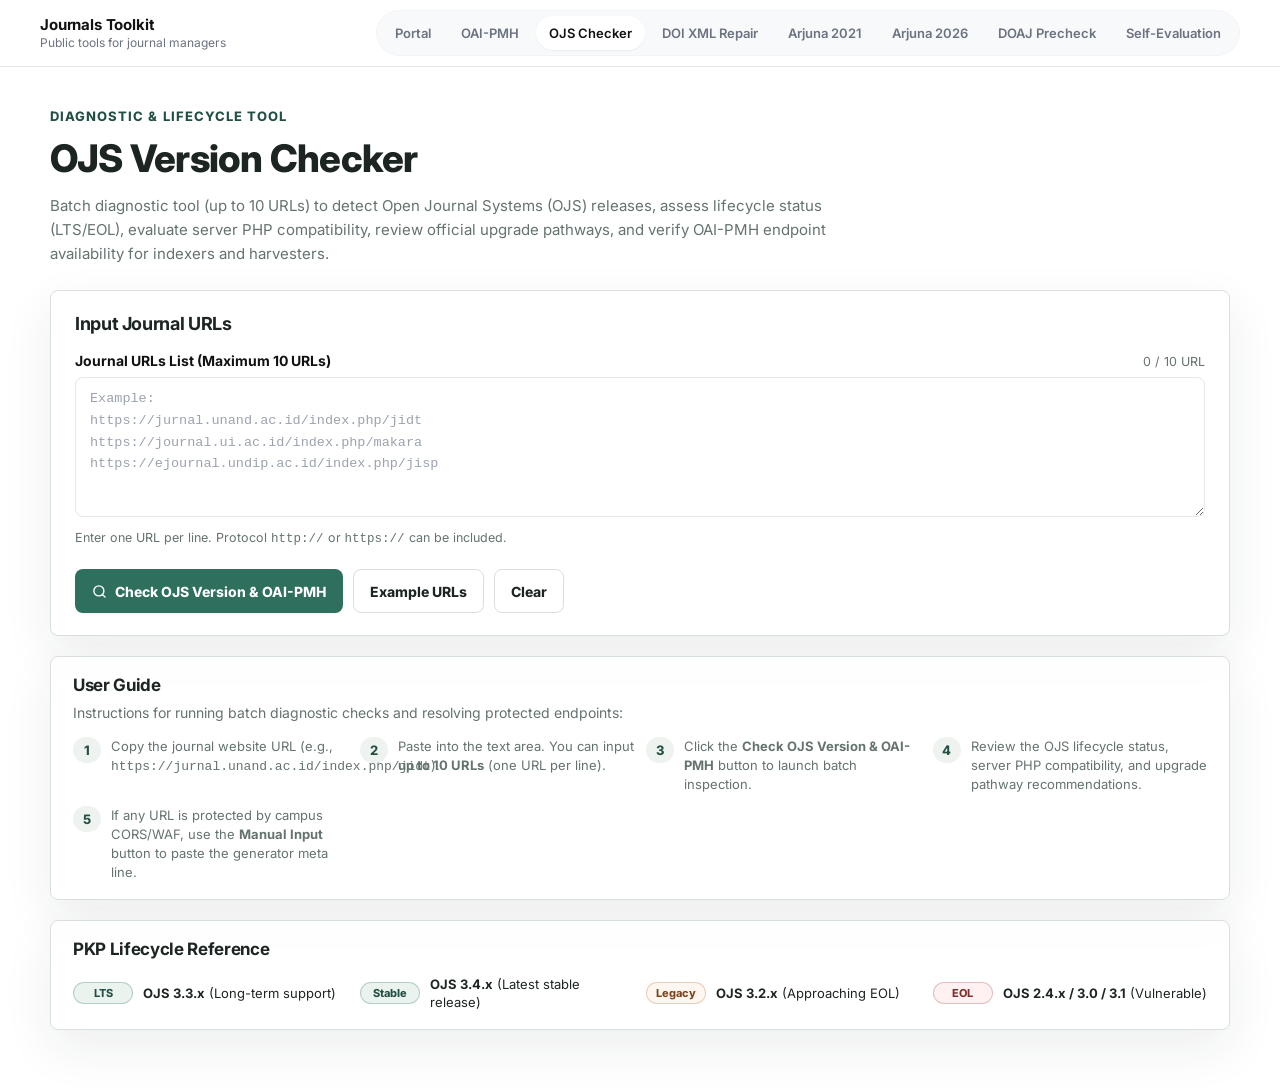
<file: docs/ojs-version-checker/index.html>
<!--
Developed by Ikhwan Arief (ikhwan[at]unand.ac.id).
Copyright (c) 2026 Ikhwan Arief. Copyright held by the application developer.
-->
<!doctype html>
<html lang="en">
  <head>
    <meta charset="utf-8" />
    <meta name="viewport" content="width=device-width, initial-scale=1" />
    <title>OJS Version Checker - Journals Toolkit</title>
    <link rel="icon" href="data:image/svg+xml,%3Csvg xmlns='http://www.w3.org/2000/svg' viewBox='0 0 64 64'%3E%3Crect width='64' height='64' rx='10' fill='%23111111'/%3E%3Cpath d='M18 18h28v6H18zm0 11h28v6H18zm0 11h18v6H18z' fill='white'/%3E%3C/svg%3E" />
    <meta
      name="description"
      content="Public batch diagnostic tool (up to 10 URLs) to detect Open Journal Systems (OJS) releases, lifecycle status (LTS/EOL), server PHP compatibility, upgrade pathways, and OAI-PMH endpoint health."
    />
    <link rel="preconnect" href="https://fonts.googleapis.com" />
    <link rel="preconnect" href="https://fonts.gstatic.com" crossorigin />
    <link href="https://fonts.googleapis.com/css2?family=Inter:wght@400;500;600;700;800&display=swap" rel="stylesheet" />
    <link rel="stylesheet" href="../assets/toolkit.css" />

    <style>
    :root {
      color-scheme: light;
      --bg: #f6f7f4;
      --panel: #ffffff;
      --panel-soft: #eef3ef;
      --ink: #1d2523;
      --muted: #65736d;
      --line: #d9e0db;
      --line-soft: #f1f5f9;
      --accent: #2f6f5e;
      --accent-dark: #214f44;
      --blue: #255f85;
      --amber: #b7652d;
      --red: #a83f3f;
      --shadow: 0 18px 50px rgba(29, 37, 35, 0.08);
      --radius: 8px;

      /* Status colors matching evaluasi-diri-jurnal */
      --good: #2f6f5e;
      --good-soft: #eaf3ee;
      --warning: #b7652d;
      --warning-soft: #fff7ef;
      --danger: #a83f3f;
      --danger-soft: #fff1f1;
      --accent-soft: #eaf3ee;
    }

    * {
      box-sizing: border-box;
    }

    body {
      margin: 0;
      background:
        linear-gradient(180deg, rgba(238, 243, 239, 0.9), rgba(246, 247, 244, 0.95) 260px),
        var(--bg);
      color: var(--ink);
      font-family: Inter, ui-sans-serif, system-ui, -apple-system, BlinkMacSystemFont, "Segoe UI", sans-serif;
      line-height: 1.5;
    }

    button,
    input,
    select,
    textarea {
      font: inherit;
    }

    button {
      border: 0;
    }

    .page {
      width: min(1180px, calc(100% - 48px));
      margin: 0 auto;
      padding: 24px 0 60px;
    }

    .intro {
      padding: 16px 0 24px;
    }

    .eyebrow {
      margin: 0 0 10px;
      color: var(--accent-dark);
      font-size: 13px;
      font-weight: 760;
      letter-spacing: 0.08em;
      text-transform: uppercase;
    }

    h1 {
      max-width: 980px;
      margin: 0;
      font-size: clamp(28px, 3.6vw, 38px);
      line-height: 1.15;
      font-weight: 800;
      letter-spacing: -0.02em;
      color: var(--ink);
    }

    .intro-copy,
    .subtitle {
      max-width: 820px;
      margin: 14px 0 0;
      color: var(--muted);
      font-size: 15px;
      line-height: 1.6;
    }

    .workspace {
      display: grid;
      gap: 20px;
    }

    .form-panel,
    .panel {
      padding: 22px 24px;
      border: 1px solid var(--line);
      border-radius: var(--radius);
      background: var(--panel);
      box-shadow: var(--shadow);
    }

    .form-panel h2,
    .panel h2 {
      margin: 0 0 14px;
      font-size: 18px;
      line-height: 1.25;
      font-weight: 700;
      color: var(--ink);
    }

    .guide-panel,
    .reference-panel,
    .scale-panel {
      padding: 18px 22px;
      border: 1px solid var(--line);
      border-radius: var(--radius);
      background: rgba(255, 255, 255, 0.82);
      box-shadow: var(--shadow);
    }

    .guide-panel h2,
    .reference-panel h2,
    .scale-panel h2 {
      margin: 0 0 6px;
      font-size: 17px;
      line-height: 1.25;
      font-weight: 700;
      color: var(--ink);
    }

    .guide-panel p,
    .reference-panel p,
    .scale-panel p {
      margin: 0 0 12px;
      color: var(--muted);
      font-size: 14px;
    }

    .guide-list,
    .scale-list {
      display: grid;
      grid-template-columns: repeat(auto-fit, minmax(220px, 1fr));
      gap: 12px;
      margin: 14px 0 0;
      padding: 0;
      list-style: none;
    }

    .guide-list li,
    .scale-list li {
      display: grid;
      grid-template-columns: 28px 1fr;
      gap: 10px;
      align-items: start;
      color: var(--muted);
      font-size: 13px;
      line-height: 1.45;
    }

    .guide-number,
    .scale-number {
      display: grid;
      height: 26px;
      place-items: center;
      border-radius: 999px;
      background: var(--panel-soft);
      color: var(--accent-dark);
      font-weight: 760;
      font-size: 13px;
    }

    .reference-list {
      display: grid;
      grid-template-columns: repeat(auto-fit, minmax(200px, 1fr));
      gap: 12px;
      margin-top: 14px;
    }

    .reference-item {
      display: flex;
      align-items: center;
      gap: 10px;
      font-size: 13px;
      line-height: 1.4;
      color: var(--ink);
    }

    .reference-item .pill-badge {
      flex-shrink: 0;
      width: 60px;
      justify-content: center;
      text-align: center;
      font-size: 11px;
      padding: 3px 0;
    }

    .form-grid {
      display: grid;
      gap: 16px;
    }

    label {
      display: block;
      font-size: 14px;
      font-weight: 720;
      margin-bottom: 7px;
      color: var(--ink);
    }

    .helper-text {
      font-size: 12.5px;
      color: var(--muted);
      margin-top: 6px;
      line-height: 1.5;
    }

    textarea {
      width: 100%;
      min-height: 140px;
      padding: 12px 14px;
      border: 1px solid var(--line);
      border-radius: var(--radius);
      font-size: 13.5px;
      font-family: ui-monospace, SFMono-Regular, Menlo, Monaco, Consolas, monospace;
      line-height: 1.6;
      resize: vertical;
      background: #fff;
      color: var(--ink);
      box-sizing: border-box;
      outline: none;
      transition: border-color 150ms ease, box-shadow 150ms ease;
    }

    textarea:focus,
    input:focus {
      outline: none;
      border-color: var(--accent);
      background: #ffffff;
      box-shadow: 0 0 0 3px rgba(47, 111, 94, 0.12);
    }

    .form-actions {
      display: flex;
      flex-wrap: wrap;
      gap: 10px;
      align-items: center;
      margin-top: 4px;
    }

    button,
    .btn,
    .button {
      display: inline-flex;
      align-items: center;
      justify-content: center;
      gap: 8px;
      min-height: 44px;
      padding: 10px 16px;
      border: 1px solid transparent;
      border-radius: var(--radius);
      background: var(--accent);
      color: #ffffff;
      font-size: 14px;
      font-weight: 760;
      cursor: pointer;
      text-decoration: none;
      transition: background 150ms ease, transform 150ms ease, border-color 150ms ease;
    }

    button:hover:not(:disabled),
    .btn:hover:not(:disabled),
    .button:hover:not(:disabled) {
      background: var(--accent-dark);
      transform: translateY(-1px);
    }

    button:disabled {
      opacity: 0.6;
      cursor: not-allowed;
      transform: none;
    }

    button.secondary,
    .btn.secondary,
    .button.secondary {
      border: 1px solid var(--line);
      background: #ffffff;
      color: var(--ink);
    }

    button.secondary:hover:not(:disabled),
    .btn.secondary:hover:not(:disabled),
    .button.secondary:hover:not(:disabled) {
      border-color: rgba(47, 111, 94, 0.42);
      background: #f8fbf8;
    }

    button.btn-small {
      min-height: 28px;
      padding: 4px 10px;
      font-size: 12px;
      border-radius: 6px;
    }

    .pill-badge {
      display: inline-flex;
      align-items: center;
      padding: 3px 10px;
      border-radius: 9999px;
      font-size: 12px;
      font-weight: 760;
      line-height: 1.3;
    }

    .badge-good {
      background: #eaf3ee;
      color: #214f44;
      border: 1px solid rgba(47, 111, 94, 0.28);
    }

    .badge-warning {
      background: #fff7ef;
      color: #7c431d;
      border: 1px solid rgba(183, 101, 45, 0.28);
    }

    .badge-danger {
      background: #fff1f1;
      color: #7f2f2f;
      border: 1px solid rgba(168, 63, 63, 0.28);
    }

    .badge-neutral {
      background: var(--panel-soft);
      color: var(--muted);
      border: 1px solid var(--line);
    }

    .progress-container {
      display: none;
      margin-top: 18px;
    }

    .progress-bar-bg {
      background: var(--panel-soft);
      border-radius: 9999px;
      height: 10px;
      overflow: hidden;
      border: 1px solid var(--line);
    }

    .progress-bar-fill {
      background: linear-gradient(90deg, var(--accent), var(--blue));
      height: 100%;
      width: 0%;
      transition: width 0.3s ease;
    }

    .progress-meta {
      display: flex;
      justify-content: space-between;
      font-size: 13px;
      color: var(--muted);
      margin-top: 6px;
    }

    .table-wrapper {
      overflow-x: auto;
      border: 1px solid var(--line);
      border-radius: var(--radius);
      margin-top: 14px;
      background: #ffffff;
      box-shadow: var(--shadow);
    }

    table {
      width: 100%;
      border-collapse: collapse;
      text-align: left;
      font-size: 13.5px;
    }

    th {
      background: #fbfcfa;
      padding: 12px 14px;
      font-weight: 720;
      color: var(--ink);
      border-bottom: 1px solid var(--line);
      white-space: nowrap;
    }

    td {
      padding: 12px 14px;
      border-bottom: 1px solid var(--line);
      vertical-align: middle;
    }

    tr:last-child td {
      border-bottom: none;
    }

    tr:hover td {
      background: #f8fbf8;
    }

    .journal-cell {
      max-width: 300px;
    }

    .journal-name {
      font-weight: 700;
      color: var(--ink);
      margin-bottom: 2px;
      white-space: nowrap;
      overflow: hidden;
      text-overflow: ellipsis;
    }

    .journal-url {
      font-size: 12px;
      color: var(--muted);
      white-space: nowrap;
      overflow: hidden;
      text-overflow: ellipsis;
      font-family: ui-monospace, SFMono-Regular, monospace;
    }

    .journal-url a {
      color: inherit;
      text-decoration: none;
    }

    .journal-url a:hover {
      text-decoration: underline;
      color: var(--accent);
    }

    .details-list {
      display: grid;
      gap: 18px;
      margin-top: 18px;
    }

    .detail-card {
      border: 1px solid var(--line);
      border-radius: var(--radius);
      background: #ffffff;
      overflow: hidden;
      box-shadow: var(--shadow);
    }

    .detail-card-header {
      padding: 14px 18px;
      background: #fbfcfa;
      border-bottom: 1px solid var(--line);
      display: flex;
      flex-wrap: wrap;
      align-items: center;
      justify-content: space-between;
      gap: 12px;
    }

    .detail-card-body {
      padding: 18px;
      display: grid;
      grid-template-columns: repeat(auto-fit, minmax(280px, 1fr));
      gap: 16px;
    }

    .info-box {
      background: #fbfcfa;
      border: 1px solid var(--line);
      border-radius: var(--radius);
      padding: 16px;
    }

    .info-box h4 {
      margin: 0 0 10px;
      font-size: 12.5px;
      font-weight: 760;
      color: var(--ink);
      text-transform: uppercase;
      letter-spacing: 0.04em;
      display: flex;
      align-items: center;
      gap: 6px;
    }

    .info-box p {
      margin: 0 0 6px;
      font-size: 13px;
      color: var(--muted);
      line-height: 1.6;
    }

    .info-box p:last-child {
      margin-bottom: 0;
    }

    .upgrade-path-box {
      border-left: 4px solid var(--blue);
      background: #f8fafd;
    }

    .upgrade-path-box h4 {
      color: var(--blue);
    }

    .oai-box-active {
      border-left: 4px solid var(--good);
    }

    .oai-box-inactive {
      border-left: 4px solid var(--danger);
    }

    .manual-paste-box {
      margin-top: 12px;
      padding: 12px;
      border-radius: var(--radius);
      background: #fbfcfa;
      border: 1px dashed var(--line);
    }

    .manual-paste-box textarea {
      min-height: 70px;
      font-size: 12px;
      margin-bottom: 8px;
      background: #ffffff;
    }

    .hidden {
      display: none !important;
    }

    @media (max-width: 900px) {
      .form-grid {
        grid-template-columns: 1fr;
      }
    }

    @media (max-width: 720px) {
      .page {
        padding-top: 22px;
      }

      h1 {
        font-size: 32px;
      }

      .guide-list,
      .reference-list {
        grid-template-columns: 1fr;
      }

      .form-actions {
        flex-direction: column;
      }

      .form-actions button {
        width: 100%;
      }
    }

    @media print {
      body {
        background: #fff;
      }

      .toolkit-topbar,
      .intro,
      .guide-panel,
      .reference-panel,
      .form-panel,
      .form-grid,
      .form-actions,
      .progress-container,
      .btn-print,
      .btn-copy,
      .manual-paste-box {
        display: none !important;
      }

      .page,
      .workspace {
        display: block;
        width: 100%;
        padding: 0;
        margin: 0;
      }

      .panel,
      #resultsSection {
        border: none;
        box-shadow: none;
        padding: 0;
      }

      .detail-card {
        break-inside: avoid;
        margin-bottom: 16px;
      }
    }</style>
  </head>
  <body>
    <div class="toolkit-topbar">
      <div class="toolkit-topbar-inner">
        <div class="toolkit-brand">
          <strong>Journals Toolkit</strong>
          <span>Public tools for journal managers</span>
        </div>
        <nav class="toolkit-nav" aria-label="Application navigation">
          <a href="../">Portal</a>
          <a href="../oai-pmh/">OAI-PMH</a>
          <a href="./" aria-current="page">OJS Checker</a>
          <a href="../doi-xml-repair/">DOI XML Repair</a>
          <a href="../arjuna-2021/">Arjuna 2021</a>
          <a href="../arjuna-2026/">Arjuna 2026</a>
          <a href="../doaj-precheck/">DOAJ Precheck</a>
          <a href="../evaluasi-diri-jurnal/">Self-Evaluation</a>
        </nav>
      </div>
    </div>

    <main class="page">
      <section class="intro" aria-labelledby="page-title">
        <p class="eyebrow">Diagnostic &amp; Lifecycle Tool</p>
        <h1 id="page-title">OJS Version Checker</h1>
        <p class="intro-copy">
          Batch diagnostic tool (up to 10 URLs) to detect Open Journal Systems (OJS) releases, assess lifecycle status (LTS/EOL), evaluate server PHP compatibility, review official upgrade pathways, and verify OAI-PMH endpoint availability for indexers and harvesters.
        </p>
      </section>

      <div class="workspace">
        <section class="form-panel">
          <h2>Input Journal URLs</h2>
          <form id="checkerForm" class="form-grid">
          <div>
            <div style="display: flex; justify-content: space-between; align-items: baseline; margin-bottom: 6px;">
              <label for="urlList" style="margin-bottom: 0;">Journal URLs List (Maximum 10 URLs)</label>
              <span id="urlCountLabel" class="helper-text" style="margin-top: 0;">0 / 10 URL</span>
            </div>
            <textarea
              id="urlList"
              placeholder="Example:&#10;https://jurnal.unand.ac.id/index.php/jidt&#10;https://journal.ui.ac.id/index.php/makara&#10;https://ejournal.undip.ac.id/index.php/jisp"
              spellcheck="false"
            ></textarea>
            <div class="helper-text">
              Enter one URL per line. Protocol <code>http://</code> or <code>https://</code> can be included.
            </div>
          </div>

          <div class="form-actions">
            <button id="btnCheck" type="submit">
              <svg width="15" height="15" viewBox="0 0 24 24" fill="none" stroke="currentColor" stroke-width="2.2" stroke-linecap="round" stroke-linejoin="round"><circle cx="11" cy="11" r="8"></circle><line x1="21" y1="21" x2="16.65" y2="16.65"></line></svg>
              Check OJS Version & OAI-PMH
            </button>
            <button id="btnExample" class="secondary" type="button">Example URLs</button>
            <button id="btnReset" class="secondary" type="reset">Clear</button>
          </div>
        </form>

        <div id="progressBox" class="progress-container">
          <div class="progress-bar-bg">
            <div id="progressBar" class="progress-bar-fill"></div>
          </div>
          <div class="progress-meta">
            <span id="progressText">Processing checks...</span>
            <span id="progressRatio">0/0</span>
          </div>
        </div>
      </section>

      <section class="guide-panel">
        <h2>User Guide</h2>
        <p>Instructions for running batch diagnostic checks and resolving protected endpoints:</p>
        <ul class="guide-list">
          <li><span class="guide-number">1</span><span>Copy the journal website URL (e.g., <code>https://jurnal.unand.ac.id/index.php/jidt</code>).</span></li>
          <li><span class="guide-number">2</span><span>Paste into the text area. You can input <strong>up to 10 URLs</strong> (one URL per line).</span></li>
          <li><span class="guide-number">3</span><span>Click the <strong>Check OJS Version & OAI-PMH</strong> button to launch batch inspection.</span></li>
          <li><span class="guide-number">4</span><span>Review the OJS lifecycle status, server PHP compatibility, and upgrade pathway recommendations.</span></li>
          <li><span class="guide-number">5</span><span>If any URL is protected by campus CORS/WAF, use the <strong>Manual Input</strong> button to paste the generator meta line.</span></li>
        </ul>
      </section>

      <section class="reference-panel">
        <h2>PKP Lifecycle Reference</h2>
        <div class="reference-list">
          <div class="reference-item">
            <span class="pill-badge badge-good">LTS</span>
            <span><strong>OJS 3.3.x</strong> (Long-term support)</span>
          </div>
          <div class="reference-item">
            <span class="pill-badge badge-good">Stable</span>
            <span><strong>OJS 3.4.x</strong> (Latest stable release)</span>
          </div>
          <div class="reference-item">
            <span class="pill-badge badge-warning">Legacy</span>
            <span><strong>OJS 3.2.x</strong> (Approaching EOL)</span>
          </div>
          <div class="reference-item">
            <span class="pill-badge badge-danger">EOL</span>
            <span><strong>OJS 2.4.x / 3.0 / 3.1</strong> (Vulnerable)</span>
          </div>
        </div>
      </section>

        <!-- Inspection Results -->
        <section id="resultsSection" class="hidden">
          <div style="display: flex; flex-wrap: wrap; justify-content: space-between; align-items: center; margin-bottom: 12px; gap: 10px;">
            <h2 style="margin: 0; font-size: 20px; font-weight: 700; color: #0f172a;">Batch Inspection Results</h2>
            <div style="display: flex; gap: 8px;">
              <button id="btnCopyMarkdown" class="secondary" type="button" title="Copy batch summary in Markdown format">
                <svg width="15" height="15" viewBox="0 0 24 24" fill="none" stroke="currentColor" stroke-width="2" stroke-linecap="round" stroke-linejoin="round"><rect x="9" y="9" width="13" height="13" rx="2" ry="2"></rect><path d="M5 15H4a2 2 0 0 1-2-2V4a2 2 0 0 1 2-2h9a2 2 0 0 1 2 2v1"></path></svg>
                Copy Summary
              </button>
              <button onclick="window.print()" class="secondary btn-print" type="button" title="Print or save as PDF">
                <svg width="15" height="15" viewBox="0 0 24 24" fill="none" stroke="currentColor" stroke-width="2" stroke-linecap="round" stroke-linejoin="round"><polyline points="6 9 6 2 18 2 18 9"></polyline><path d="M6 18H4a2 2 0 0 1-2-2v-5a2 2 0 0 1 2-2h16a2 2 0 0 1 2 2v5a2 2 0 0 1-2 2h-2"></path><rect x="6" y="14" width="12" height="8"></rect></svg>
                Print / Save PDF
              </button>
            </div>
          </div>

          <!-- Tabel Ringkasan -->
          <div class="table-wrapper">
            <table>
              <thead>
                <tr>
                  <th style="width: 40px; text-align: center;">No</th>
                  <th>Journal & URL</th>
                  <th>OJS Version</th>
                  <th>Release Status</th>
                  <th>Server PHP</th>
                  <th>OAI-PMH Status</th>
                  <th style="width: 80px; text-align: center;">Action</th>
                </tr>
              </thead>
              <tbody id="summaryTableBody">
                <!-- Diisi via JavaScript -->
              </tbody>
            </table>
          </div>

          <!-- Details Kartu Per Jurnal -->
          <h3 style="margin: 32px 0 14px; font-size: 18px; font-weight: 700; color: #0f172a;">Detailsed Findings & Recommendations</h3>
          <div id="detailsContainer" class="details-list">
            <!-- Diisi via JavaScript -->
          </div>
        </section>
      </div>
    </main>

    <script>
      /**
       * Developed by Ikhwan Arief (ikhwan[at]unand.ac.id).
       * Copyright (c) 2026 Ikhwan Arief. Copyright held by the application developer.
       */

      const OJS_LIFECYCLE_DB = [
        {
          pattern: /^3\.4\./,
          category: "OJS 3.4.x",
          status: "STABLE",
          badgeClass: "badge-good",
          statusLabel: "Stable Release",
          phpVersion: "PHP 8.1 - 8.2",
          description: "Modern stable release built with Vue 3 UI architecture and standalone job runner management.",
          upgradeRecommendation: "The OJS version is current. Ensure routine application of minor security patches and monitor third-party plugin compatibility."
        },
        {
          pattern: /^3\.3\./,
          category: "OJS 3.3.x (LTS)",
          status: "LTS",
          badgeClass: "badge-good",
          statusLabel: "LTS (Long-Term Support)",
          phpVersion: "PHP 7.4 - 8.1",
          description: "Official PKP Long-Term Support (LTS) release. Gold standard for stability with comprehensive support for indexing, preservation, and Crossref plugins.",
          upgradeRecommendation: "Highly stable and secure. Journal managers are advised to remain on 3.3 LTS with the latest minor patch. Future migration to 3.4 can be prepared in staging after auditing theme and plugin dependencies."
        },
        {
          pattern: /^3\.2\./,
          category: "OJS 3.2.x",
          status: "LEGACY",
          badgeClass: "badge-warning",
          statusLabel: "Legacy / Approaching EOL",
          phpVersion: "PHP 7.3 - 7.4",
          description: "Transition OJS 3 release that no longer receives active feature updates from PKP.",
          upgradeRecommendation: "Recommended to upgrade directly to OJS 3.3.0-x LTS. Upgrading from 3.2 to 3.3 is straightforward with minimal database schema risk."
        },
        {
          pattern: /^3\.[01]\./,
          category: "OJS 3.0.x / 3.1.x",
          status: "EOL",
          badgeClass: "badge-danger",
          statusLabel: "End of Life (Vulnerable)",
          phpVersion: "PHP 5.6 - 7.3",
          description: "Early OJS 3 release that has reached End of Life and is vulnerable to known security issues.",
          upgradeRecommendation: "Mandatory Stepwise Upgrade: Do not jump directly to 3.4. Upgrade incrementally: OJS 3.0/3.1 -> OJS 3.2.1-4 -> OJS 3.3 LTS. Verify server PHP compatibility at each milestone."
        },
        {
          pattern: /^2\./,
          category: "OJS 2.4.x",
          status: "CRITICAL_EOL",
          badgeClass: "badge-danger",
          statusLabel: "Critical EOL (Vulnerable)",
          phpVersion: "PHP 5.6 - 7.2",
          description: "Legacy OJS 2 release that is obsolete, fails modern indexer standards, and carries critical security vulnerabilities.",
          upgradeRecommendation: "Critical Warning: Never upgrade directly from OJS 2 to OJS 3.3 or 3.4! The database and galley files will be corrupted. Use the official path: OJS 2.4.8-x -> Upgrade to OJS 3.2.1-4 -> Verify data integrity -> Upgrade to OJS 3.3 LTS."
        }
      ];

      const CORS_PROXIES = [
        {
          name: "jina",
          buildUrl: (url) => `https://r.jina.ai/${url}`,
          headers: { "X-Return-Format": "html" }
        },
        {
          name: "allorigins_raw",
          buildUrl: (url) => `https://api.allorigins.win/raw?url=${encodeURIComponent(url)}`,
          headers: {}
        },
        {
          name: "allorigins_get",
          buildUrl: (url) => `https://api.allorigins.win/get?url=${encodeURIComponent(url)}`,
          headers: {},
          isJson: true
        },
        {
          name: "codetabs",
          buildUrl: (url) => `https://api.codetabs.com/v1/proxy?quest=${encodeURIComponent(url)}`,
          headers: {}
        }
      ];

      const urlListEl = document.getElementById("urlList");
      const urlCountLabel = document.getElementById("urlCountLabel");
      const checkerForm = document.getElementById("checkerForm");
      const btnCheck = document.getElementById("btnCheck");
      const btnExample = document.getElementById("btnExample");
      const btnReset = document.getElementById("btnReset");
      const progressBox = document.getElementById("progressBox");
      const progressBar = document.getElementById("progressBar");
      const progressText = document.getElementById("progressText");
      const progressRatio = document.getElementById("progressRatio");
      const resultsSection = document.getElementById("resultsSection");
      const summaryTableBody = document.getElementById("summaryTableBody");
      const detailsContainer = document.getElementById("detailsContainer");
      const btnCopyMarkdown = document.getElementById("btnCopyMarkdown");

      let currentResults = [];

      function parseUrls(text) {
        if (!text) return [];
        const lines = text.split(/\r?\n|,/);
        const set = new Set();
        const urls = [];
        for (let line of lines) {
          let trimmed = line.trim();
          if (!trimmed) continue;
          if (!/^https?:\/\//i.test(trimmed)) {
            trimmed = "https://" + trimmed;
          }
          try {
            const parsed = new URL(trimmed);
            const normalized = parsed.origin + parsed.pathname.replace(/\/+$/, "");
            if (!set.has(normalized)) {
              set.add(normalized);
              urls.push(normalized);
            }
          } catch (e) {
            // Abaikan URL tidak valid
          }
        }
        return urls.slice(0, 10);
      }

      function updateUrlCount() {
        const urls = parseUrls(urlListEl.value);
        urlCountLabel.textContent = `${urls.length} / 10 URL`;
        if (urls.length >= 10) {
          urlCountLabel.style.color = "var(--warning)";
        } else {
          urlCountLabel.style.color = "var(--muted)";
        }
      }

      urlListEl.addEventListener("input", updateUrlCount);

      btnExample.addEventListener("click", () => {
        urlListEl.value = [
          "https://jurnal.unand.ac.id/index.php/jidt",
          "https://journal.ui.ac.id/index.php/makara",
          "https://ejournal.undip.ac.id/index.php/jisp"
        ].join("\n");
        updateUrlCount();
      });

      btnReset.addEventListener("click", () => {
        setTimeout(updateUrlCount, 50);
        resultsSection.classList.add("hidden");
        progressBox.style.display = "none";
        currentResults = [];
      });

      async function fetchWithFallback(targetUrl, timeoutMs = 12000) {
        try {
          const directController = new AbortController();
          const timer = setTimeout(() => directController.abort(), 3500);
          const directResp = await fetch(targetUrl, {
            signal: directController.signal,
            headers: { "Accept": "text/html,application/xhtml+xml,application/xml,text/xml" }
          });
          clearTimeout(timer);
          if (directResp.ok) {
            const text = await directResp.text();
            if (text && text.trim().length > 0) {
              return { ok: true, text, via: "Direct" };
            }
          }
        } catch (e) {
          // Lanjut ke proxy
        }

        for (const proxy of CORS_PROXIES) {
          try {
            const proxyUrl = proxy.buildUrl(targetUrl);
            const controller = new AbortController();
            const timer = setTimeout(() => controller.abort(), timeoutMs);
            const resp = await fetch(proxyUrl, {
              signal: controller.signal,
              headers: proxy.headers || {}
            });
            clearTimeout(timer);
            if (resp.ok) {
              let text = "";
              if (proxy.isJson) {
                const jsonData = await resp.json();
                text = jsonData && jsonData.contents ? jsonData.contents : "";
              } else {
                text = await resp.text();
              }
              if (text && text.trim().length > 0) {
                return { ok: true, text, via: proxy.name };
              }
            }
          } catch (err) {
            // coba proxy berikutnya
          }
        }
        return { ok: false, error: "Failed to fetch page (Timed out or blocked by CORS/WAF)" };
      }

      function evaluateOjsVersion(versionStr) {
        if (!versionStr) {
          return {
            category: "Undetected",
            status: "UNKNOWN",
            badgeClass: "badge-neutral",
            statusLabel: "Undetected",
            phpVersion: "Unknown",
            description: "Specific version was not detected automatically. Use the 'Manual HTML / Meta Input' button below if page is protected by campus WAF/CORS.",
            upgradeRecommendation: "OJS version could not be determined. Server administrators can check with: `php tools/upgrade.php check`."
          };
        }

        for (const entry of OJS_LIFECYCLE_DB) {
          if (entry.pattern.test(versionStr)) {
            return entry;
          }
        }

        return {
          category: `OJS ${versionStr}`,
          status: "CUSTOM",
          badgeClass: "badge-neutral",
          statusLabel: "Detected Release",
          phpVersion: "Refer to PKP docs",
          description: `OJS release ${versionStr} detected.`,
          upgradeRecommendation: "Ensure system is running the latest security patches from PKP."
        };
      }

      function extractOjsVersionFromHtml(html) {
        if (!html) return null;

        const metaMatch = html.match(/<meta\s+name=["']generator["']\s+content=["'](?:PKP\s+)?Open\s+Journal\s+Systems\s+([0-9]+\.[0-9]+(?:\.[0-9]+)?(?:\.[0-9]+|-?[0-9]+)?)/i);
        if (metaMatch && metaMatch[1]) {
          return { version: metaMatch[1].trim() };
        }

        const textMatch = html.match(/(?:Open\s+Journal\s+Systems|OJS)\s+([0-9]+\.[0-9]+\.[0-9]+(?:\.[0-9]+|-?[0-9]+)?)/i);
        if (textMatch && textMatch[1]) {
          return { version: textMatch[1].trim() };
        }

        const altMeta = html.match(/content=["']Open\s+Journal\s+Systems\s+([^"']+)["']/i);
        if (altMeta && altMeta[1]) {
          const v = altMeta[1].replace(/[^0-9\.\-]/g, "").trim();
          if (v) return { version: v };
        }

        const rawMatch = html.match(/(?:version|v|ojs)\s*[:=]?\s*([23]\.[0-9]+(?:\.[0-9]+)?(?:\.[0-9]+|-?[0-9]+)?)/i);
        if (rawMatch && rawMatch[1]) {
          return { version: rawMatch[1].trim() };
        }

        return null;
      }

      function extractTitle(html) {
        if (!html) return "";
        const m = html.match(/<title[^>]*>([\s\S]*?)<\/title>/i);
        if (m && m[1]) {
          return m[1].replace(/\s+/g, " ").trim().replace(/&amp;/g, "&").replace(/&lt;/g, "<").replace(/&gt;/g, ">");
        }
        return "";
      }

      function deriveEndpoints(baseUrl, htmlContent = "") {
        let cleanBase = baseUrl.replace(/\/+$/, "");
        
        // Coba ekstrak path canonical dari HTML jika ada
        if (htmlContent) {
          const canMatch = htmlContent.match(/<link\s+rel=["']canonical["']\s+href=["']([^"']+)["']/i);
          if (canMatch && canMatch[1]) {
            const canonicalUrl = canMatch[1].replace(/\/+$/, "");
            if (canonicalUrl.includes("/index.php/")) {
              const parts = canonicalUrl.split("/index.php/");
              const slug = parts[1].split("/")[0];
              if (slug) {
                const journalBase = `${parts[0]}/index.php/${slug}`;
                return {
                  aboutUrl: `${journalBase}/about/aboutThisPublishingSystem`,
                  oaiUrl: `${journalBase}/oai`
                };
              }
            }
          }
        }

        let aboutUrl = cleanBase + "/about/aboutThisPublishingSystem";
        let oaiUrl = cleanBase + "/oai";
        if (cleanBase.includes("/index.php/")) {
          const parts = cleanBase.split("/index.php/");
          const slug = parts[1].split("/")[0];
          oaiUrl = parts[0] + "/index.php/" + slug + "/oai";
          aboutUrl = parts[0] + "/index.php/" + slug + "/about/aboutThisPublishingSystem";
        }

        return { aboutUrl, oaiUrl };
      }

      async function checkSingleJournal(url) {
        const result = {
          url: url,
          journalTitle: "",
          version: null,
          statusInfo: null,
          oaiActive: false,
          oaiEndpoint: "",
          oaiMessage: "Unchecked",
          error: null
        };

        // Tahap 1: Cek Homepage
        const homeResp = await fetchWithFallback(url);
        let htmlBody = "";
        if (homeResp.ok) {
          htmlBody = homeResp.text;
          result.journalTitle = extractTitle(htmlBody);
          const detected = extractOjsVersionFromHtml(htmlBody);
          if (detected) {
            result.version = detected.version;
          }
        }

        // Resolusi endpoint yang tepat berdasarkan homepage
        const { aboutUrl, oaiUrl } = deriveEndpoints(url, htmlBody);
        result.oaiEndpoint = oaiUrl;

        // Tahap 2: Jika belum ada versi, Cek aboutThisPublishingSystem
        if (!result.version) {
          const aboutResp = await fetchWithFallback(aboutUrl);
          if (aboutResp.ok) {
            const detected = extractOjsVersionFromHtml(aboutResp.text);
            if (detected) {
              result.version = detected.version;
            }
          }
        }

        // Tahap 3: Cek OAI-PMH (?verb=Identify)
        const oaiIdentifyUrl = `${oaiUrl}?verb=Identify`;
        const oaiResp = await fetchWithFallback(oaiIdentifyUrl);
        if (oaiResp.ok) {
          const xml = oaiResp.text;
          if (xml.includes("<OAI-PMH") && xml.includes("<Identify>")) {
            result.oaiActive = true;
            result.oaiMessage = "Active (OAI-PMH 2.0 valid)";

            if (!result.version) {
              const oaiVer = extractOjsVersionFromHtml(xml);
              if (oaiVer) {
                result.version = oaiVer.version;
              }
            }
          } else {
            result.oaiActive = false;
            result.oaiMessage = "Endpoint responded but is not valid OAI-PMH XML";
          }
        } else {
          result.oaiActive = false;
          result.oaiMessage = "Inactive or unreachable from browser";
        }

        result.statusInfo = evaluateOjsVersion(result.version);

        if (!homeResp.ok && !result.version && !result.oaiActive) {
          result.error = homeResp.error || "Failed to connect to journal server";
        }

        return result;
      }

      checkerForm.addEventListener("submit", async (e) => {
        e.preventDefault();
        const urls = parseUrls(urlListEl.value);
        if (urls.length === 0) {
          alert("Please enter at least 1 journal URL.");
          return;
        }

        btnCheck.disabled = true;
        progressBox.style.display = "block";
        progressBar.style.width = "0%";
        progressText.textContent = "Initializing inspection...";
        progressRatio.textContent = `0 / ${urls.length}`;
        resultsSection.classList.add("hidden");
        summaryTableBody.innerHTML = "";
        detailsContainer.innerHTML = "";
        currentResults = [];

        for (let i = 0; i < urls.length; i++) {
          const currentUrl = urls[i];
          progressText.textContent = `Memeriksa (${i + 1}/${urls.length}): ${currentUrl}`;
          progressBar.style.width = `${Math.round(((i) / urls.length) * 100)}%`;

          const res = await checkSingleJournal(currentUrl);
          currentResults.push(res);

          progressBar.style.width = `${Math.round(((i + 1) / urls.length) * 100)}%`;
          progressRatio.textContent = `${i + 1} / ${urls.length}`;
        }

        progressText.textContent = "Inspection completed!";
        btnCheck.disabled = false;
        renderResults(currentResults);
        resultsSection.classList.remove("hidden");
      });

      function renderResults(results) {
        summaryTableBody.innerHTML = "";
        detailsContainer.innerHTML = "";

        results.forEach((res, index) => {
          const tr = document.createElement("tr");
          const displayName = res.journalTitle ? res.journalTitle.slice(0, 50) : "OJS Journal";

          tr.innerHTML = `
            <td style="text-align: center; font-weight: 600; color: var(--muted);">${index + 1}</td>
            <td class="journal-cell">
              <div class="journal-name" title="${res.journalTitle || res.url}">${displayName}</div>
              <div class="journal-url"><a href="${res.url}" target="_blank" rel="noopener">${res.url}</a></div>
            </td>
            <td>
              <strong>${res.version ? 'OJS ' + res.version : '<span style="color:var(--muted)">Undetected</span>'}</strong>
            </td>
            <td>
              <span class="pill-badge ${res.statusInfo.badgeClass}">
                ${res.statusInfo.statusLabel}
              </span>
            </td>
            <td>
              <code style="font-size:12px;">${res.statusInfo.phpVersion}</code>
            </td>
            <td>
              ${res.oaiActive
                ? '<span class="pill-badge badge-good">Active</span>'
                : '<span class="pill-badge badge-danger">Inactive</span>'}
            </td>
            <td style="text-align: center;">
              <a href="#card-${index}" class="pill-badge badge-neutral" style="text-decoration:none; cursor:pointer;">
                Details
              </a>
            </td>
          `;
          summaryTableBody.appendChild(tr);

          const card = document.createElement("div");
          card.id = `card-${index}`;
          card.className = "detail-card";

          card.innerHTML = `
            <div class="detail-card-header">
              <div>
                <span class="pill-badge badge-neutral" style="margin-right: 8px;">#${index + 1}</span>
                <strong style="font-size: 15px; color: #0f172a;">${res.journalTitle || 'OJS Journal'}</strong>
                <span style="font-size: 13px; color: var(--muted); margin-left: 6px;">(${res.url})</span>
              </div>
              <div style="display: flex; gap: 8px; align-items: center;">
                <span class="pill-badge ${res.statusInfo.badgeClass}">
                  ${res.statusInfo.statusLabel}
                </span>
                ${res.oaiActive
                  ? '<span class="pill-badge badge-good">OAI-PMH Active</span>'
                  : '<span class="pill-badge badge-danger">OAI-PMH Inactive</span>'}
              </div>
            </div>
            <div class="detail-card-body">
              <div class="info-box">
                <h4>
                  <svg width="15" height="15" viewBox="0 0 24 24" fill="none" stroke="currentColor" stroke-width="2"><circle cx="12" cy="12" r="10"></circle><line x1="12" y1="16" x2="12" y2="12"></line><line x1="12" y1="8" x2="12.01" y2="8"></line></svg>
                  Version & PHP Status
                </h4>
                <p><strong>Detected Version:</strong> ${res.version ? 'OJS ' + res.version : '<span style="color:var(--danger)">Undetected Automatically</span>'}</p>
                <p><strong>PHP Compatibility:</strong> ${res.statusInfo.phpVersion}</p>
                <p style="margin-top: 8px;">${res.statusInfo.description}</p>
                
                ${!res.version ? `
                  <div class="manual-paste-box">
                    <strong style="font-size:12px; color:#1e293b; display:block; margin-bottom:4px;">Manual HTML / Meta Input Fallback:</strong>
                    <p style="font-size:11.5px; color:var(--muted); margin-bottom:6px;">Open the <a href="${res.url}" target="_blank" rel="noopener">journal site</a>, press <code>Ctrl+U</code> (View Source), then copy the <code>&lt;meta name="generator"...&gt;</code> line or version text here:</p>
                    <textarea id="manualText-${index}" placeholder="Example: <meta name='generator' content='Open Journal Systems 3.3.0.14'> or enter: 3.3.0.14"></textarea>
                    <button type="button" class="btn-small" onclick="applyManualHtml(${index})">Analyze Version</button>
                  </div>
                ` : ''}
              </div>

              <div class="info-box upgrade-path-box">
                <h4>
                  <svg width="15" height="15" viewBox="0 0 24 24" fill="none" stroke="currentColor" stroke-width="2"><polyline points="18 15 12 9 6 15"></polyline></svg>
                  Upgrade Path Recommendation
                </h4>
                <p>${res.statusInfo.upgradeRecommendation}</p>
              </div>

              <div class="info-box ${res.oaiActive ? 'oai-box-active' : 'oai-box-inactive'}">
                <h4>
                  <svg width="15" height="15" viewBox="0 0 24 24" fill="none" stroke="currentColor" stroke-width="2"><path d="M4 11a9 9 0 0 1 9 9"></path><path d="M4 4a16 16 0 0 1 16 16"></path><circle cx="5" r="1"></circle></svg>
                  OAI-PMH Endpoint Status
                </h4>
                <p><strong>Status:</strong> ${res.oaiActive ? '<span style="color:var(--good); font-weight:600;">Active & Ready for Harvesting</span>' : '<span style="color:var(--danger); font-weight:600;">Inactive / Blocked</span>'}</p>
                <p><strong>Tested Endpoint:</strong> <code style="font-size:11.5px;">${res.oaiEndpoint}?verb=Identify</code></p>
                <p><strong>Notes:</strong> ${res.oaiMessage}</p>
                ${!res.oaiActive ? '<p class="helper-text" style="color:var(--danger); margin-top:6px;">Harvesters (DOAJ, Scopus, BASE, Garuda) cannot index articles if OAI-PMH is inactive.</p>' : ''}
              </div>
            </div>
          `;
          detailsContainer.appendChild(card);
        });
      }

      window.applyManualHtml = function(index) {
        const inputEl = document.getElementById(`manualText-${index}`);
        if (!inputEl || !inputEl.value.trim()) {
          alert("Please paste the HTML snippet or OJS version number first.");
          return;
        }

        const raw = inputEl.value.trim();
        const detected = extractOjsVersionFromHtml(raw);
        if (detected && detected.version) {
          currentResults[index].version = detected.version;
          currentResults[index].statusInfo = evaluateOjsVersion(detected.version);
          renderResults(currentResults);
        } else {
          alert("OJS version number could not be identified from the text provided. Ensure it includes numbers like '3.3.0.14'.");
        }
      };

      btnCopyMarkdown.addEventListener("click", () => {
        if (!currentResults || currentResults.length === 0) return;

        let md = `### OJS Version & OAI-PMH Diagnostic Report\n`;
        md += `Inspection Timestamp: ${new Date().toISOString()}\n\n`;
        md += `| No | Journal / URL | OJS Version | Release Status | Server PHP | OAI-PMH Status |\n`;
        md += `|:--:|:----------------|:---------:|:------------:|:----------:|:--------------:|\n`;

        currentResults.forEach((res, i) => {
          const name = res.journalTitle ? res.journalTitle.replace(/\|/g, "/") : res.url;
          const ver = res.version ? `OJS ${res.version}` : `Undetected`;
          const oai = res.oaiActive ? `Active` : `Inactive`;
          md += `| ${i + 1} | [${name}](${res.url}) | ${ver} | ${res.statusInfo.statusLabel} | ${res.statusInfo.phpVersion} | ${oai} |\n`;
        });

        md += `\n#### Action Recommendations:\n`;
        currentResults.forEach((res, i) => {
          md += `${i + 1}. **${res.journalTitle || res.url}** (${res.version ? 'OJS ' + res.version : 'OJS Unknown'}):\n`;
          md += `   - Status: ${res.statusInfo.statusLabel} (PHP Compatibility: ${res.statusInfo.phpVersion})\n`;
          md += `   - Upgrade Pathway: ${res.statusInfo.upgradeRecommendation}\n`;
          md += `   - OAI-PMH Endpoint: ${res.oaiActive ? 'Active' : 'Inactive / Blocked'} (${res.oaiMessage})\n\n`;
        });

        navigator.clipboard.writeText(md).then(() => {
          const originalText = btnCopyMarkdown.innerHTML;
          btnCopyMarkdown.innerHTML = `<span style="color:var(--good); font-weight:600;">Copied!</span>`;
          setTimeout(() => {
            btnCopyMarkdown.innerHTML = originalText;
          }, 2000);
        }).catch(err => {
          alert("Failed to copy: " + err);
        });
      });
    </script>
  </body>
</html>
</file>
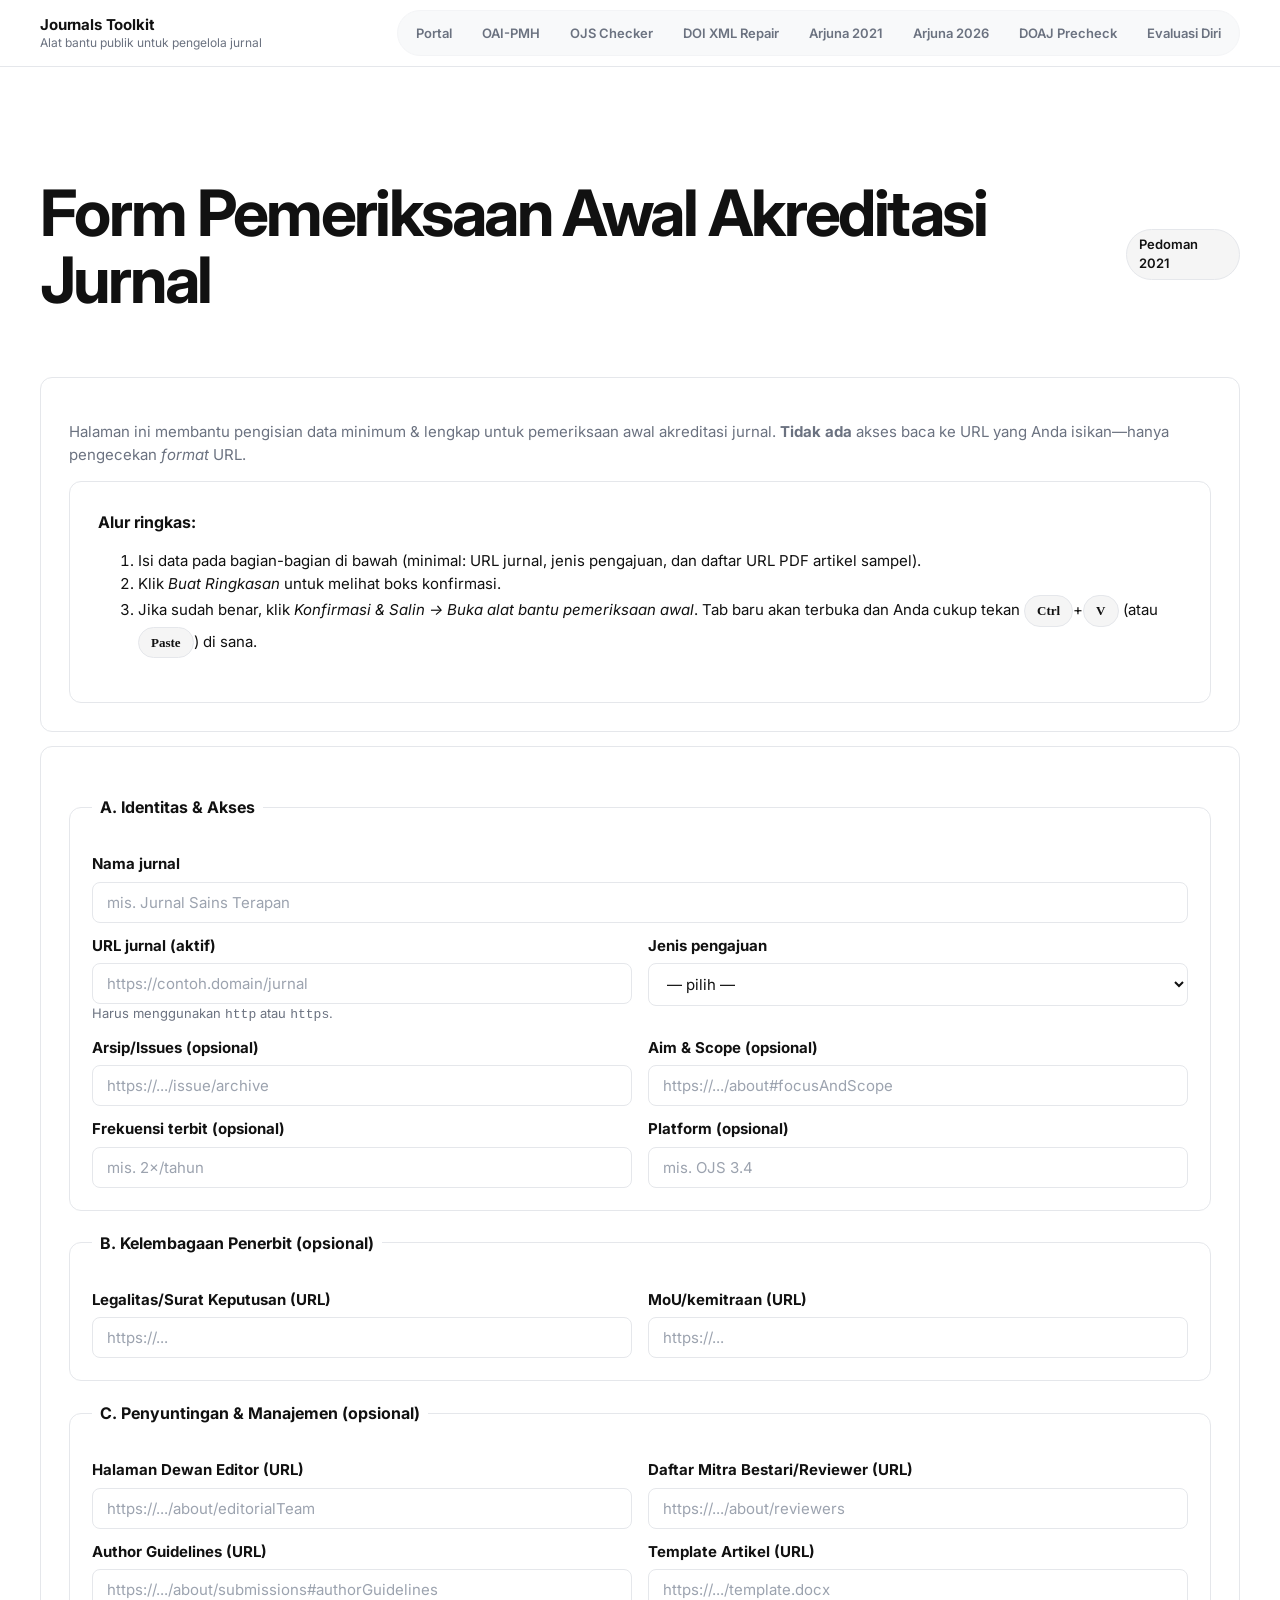
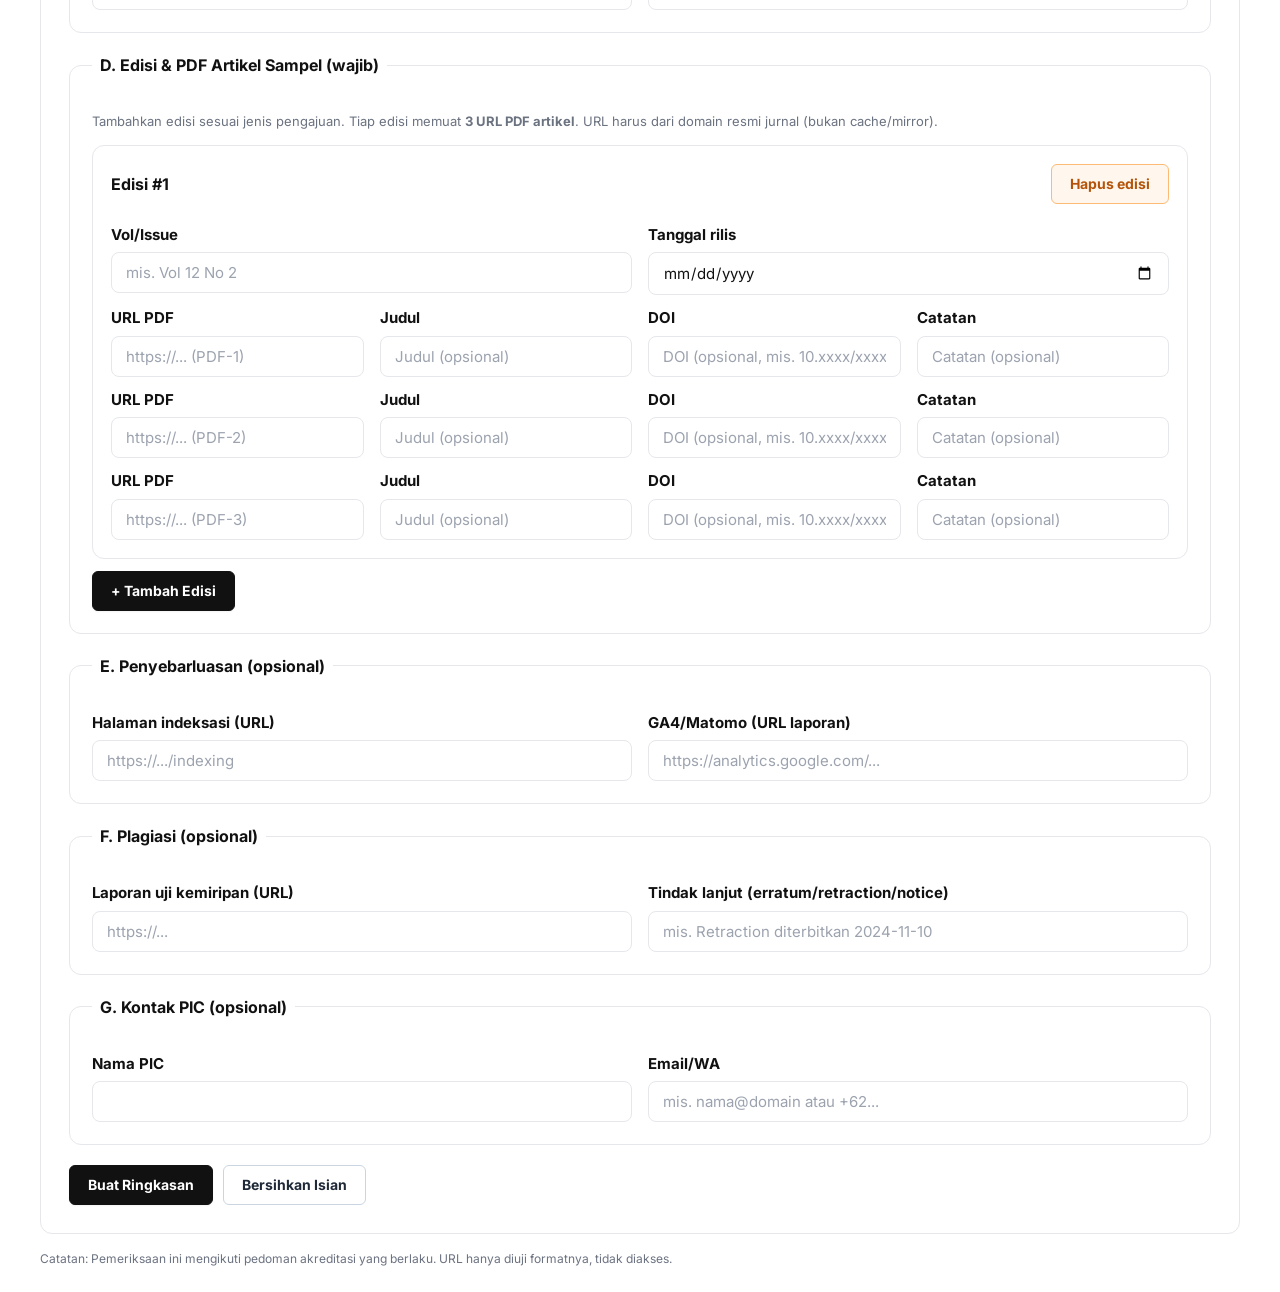
<file: docs/pra-nilai-arjuna/index.html>
<!doctype html>
<html lang="id">
<head>
  <meta charset="utf-8" />
  <meta name="viewport" content="width=device-width, initial-scale=1" />
  <title>Form Pemeriksaan Awal Akreditasi Jurnal (Pedoman 2021)</title>
  <style>
    :root{
      --bg:#ffffff; --panel:#ffffff; --ink:#111111; --muted:#6b7280; --accent:#111111;
      --ok:#26c281; --warn:#ffcc66; --err:#ff6b6b; --border:#243153;
    }
    *{box-sizing:border-box}
    html,body{margin:0; padding:0; background:var(--bg); color:var(--ink); font:16px/1.45 system-ui, -apple-system, Segoe UI, Roboto, Ubuntu, Cantarell, Noto Sans, Arial, "Apple Color Emoji","Segoe UI Emoji"}
    a{color:var(--accent); text-decoration:none}
    a:hover{text-decoration:underline}
    .wrap{max-width:1100px; margin:0 auto; padding:24px}
    header{display:flex; align-items:center; gap:16px; margin-bottom:18px}
    .badge{font-size:12px; padding:4px 8px; border:1px solid var(--border); border-radius:999px; color:var(--muted)}
    h1{font-size:22px; margin:0}
    .card{background:var(--panel); border:1px solid var(--border); border-radius:16px; padding:18px; margin:14px 0}
    .muted{color:var(--muted)}
    fieldset{border:1px dashed var(--border); border-radius:14px; padding:16px; margin:16px 0}
    legend{padding:0 8px; color:#cbd7f4}
    label{display:block; font-weight:600; margin:12px 0 6px}
    input, select, textarea{width:100%; padding:10px 12px; border-radius:12px; border:1px solid var(--border); background:#0e1730; color:var(--ink)}
    input[type="date"]{padding:8px 12px}
    .row{display:grid; grid-template-columns:1fr 1fr; gap:12px}
    .row-3{display:grid; grid-template-columns:repeat(3,1fr); gap:12px}
    .row-4{display:grid; grid-template-columns:repeat(4,1fr); gap:12px}
    .actions{display:flex; gap:10px; flex-wrap:wrap}
    button{appearance:none; border:none; border-radius:12px; padding:10px 14px; font-weight:700; cursor:pointer; background:#1c2b52; color:var(--ink); border:1px solid var(--border)}
    button.primary{background:#111111; color:#ffffff}
    button.ghost{background:transparent}
    button.warn{background:#3a2a05; border-color:#6b540b}
    button.ok{background:#0f2e25; border-color:#174f3f}
    .hint{font-size:13px; color:var(--muted)}
    .pill{display:inline-block; padding:4px 8px; border-radius:999px; background:#071029; color:#cfe3ff; border:1px solid var(--border); font-size:12px}
    .issue{border:1px solid var(--border); border-radius:14px; padding:14px; margin:12px 0; background:#0f1730}
    .issue .hdr{display:flex; align-items:center; justify-content:space-between; gap:8px; margin-bottom:8px}
    .issue .num{font-weight:700; color:#cfe3ff}
    .error{color:var(--err); font-weight:600}
    .warn{color:var(--warn)}
    .ok{color:var(--ok)}
    .preview{
      white-space:pre-wrap; background:#0b1329; border:1px solid var(--border); border-radius:14px; padding:16px; font-family:ui-monospace, Menlo, Consolas, "Liberation Mono", monospace; max-height:380px; overflow:auto
    }
    .footer{font-size:12px; color:var(--muted); margin-top:16px}
    .kbd{font-family:ui-monospace, Menlo, Consolas; background:#0d1530; border:1px solid var(--border); padding:2px 6px; border-radius:6px}
    .grid-slim{display:grid; grid-template-columns:1.5fr 1fr; gap:12px}
    .sr-only{position:absolute; left:-10000px; width:1px; height:1px; overflow:hidden}
    .box-note{border-left:4px solid var(--accent); background:rgba(84,179,255,0.08); padding:12px 14px; border-radius:10px}
  </style>
  <link rel="icon" href="data:image/svg+xml,%3Csvg xmlns='http://www.w3.org/2000/svg' viewBox='0 0 64 64'%3E%3Crect width='64' height='64' rx='10' fill='%23111111'/%3E%3Cpath d='M18 18h28v6H18zm0 11h28v6H18zm0 11h18v6H18z' fill='white'/%3E%3C/svg%3E" />
    <link rel="preconnect" href="https://fonts.googleapis.com" />
  <link rel="preconnect" href="https://fonts.gstatic.com" crossorigin />
  <link href="https://fonts.googleapis.com/css2?family=Inter:wght@300;400;500;600;700;800&display=swap" rel="stylesheet" />
<link rel="stylesheet" href="../assets/toolkit.css" />
  
<style>
  :root { --bg:#ffffff; --panel:#ffffff; --ink:#111111; --muted:#6b7280; --accent:#111111; --border:#e5e7eb; }
  body { background:var(--bg); color:var(--ink); }
  .card, .issue, .preview { background:#ffffff; border-radius:8px; box-shadow:none; }
  input, select, textarea { background:#ffffff; color:var(--ink); border-color:#cbd5e1; border-radius:6px; }
  legend, .issue .num { color:var(--ink); }
  button {
    background:#ffffff;
    color:#1f2937;
    border:1px solid #cbd5e1;
    border-radius:6px;
  }
  button:hover { border-color:var(--accent); color:var(--accent); }
  button.primary,
  #btnAddIssue {
    background:var(--accent);
    color:#ffffff;
    border-color:var(--accent);
  }
  button.primary:hover,
  #btnAddIssue:hover {
    background:#1e40af;
    color:#ffffff;
    border-color:#1e40af;
  }
  button.ghost { background:#ffffff; color:#1f2937; border-color:#cbd5e1; }
  button.ghost:hover { color:var(--accent); border-color:var(--accent); }
  button.warn,
  button.ghost.warn {
    background:#fff7ed;
    color:#9a3412;
    border-color:#fdba74;
  }
  button.ok {
    background:#047857;
    color:#ffffff;
    border-color:#047857;
  }
  button.ok:hover {
    background:#065f46;
    color:#ffffff;
    border-color:#065f46;
  }
  .pill, .kbd { background:#eef2ff; color:#1e3a8a; }
</style>



<style id="toolkit-cal-overrides">
  :root {
    --bg: var(--toolkit-canvas);
    --bg-alt: var(--toolkit-canvas);
    --panel: var(--toolkit-canvas);
    --panel-soft: var(--toolkit-surface-card);
    --card: var(--toolkit-canvas);
    --ink: var(--toolkit-ink);
    --text: var(--toolkit-ink);
    --text-main: var(--toolkit-ink);
    --text-muted: var(--toolkit-muted);
    --muted: var(--toolkit-muted);
    --accent: var(--toolkit-primary);
    --accent-dark: var(--toolkit-primary-active);
    --accent-soft: var(--toolkit-surface-card);
    --border: var(--toolkit-line);
    --line: var(--toolkit-line);
    --radius: var(--toolkit-radius-md);
    --shadow: none;
  }
  body { background: var(--toolkit-canvas) !important; color: var(--toolkit-ink) !important; font-family: var(--toolkit-font) !important; }
  .toolkit-topbar + .layout { min-height: calc(100vh - 65px); }
  .toolkit-topbar + .wrap,
  .toolkit-topbar + .wrapper,
  .toolkit-topbar + .page { padding-top: 56px; }
  .topbar, .site-footer { display: none !important; }
  .download-row button { flex: 0 1 auto; }
  .checkbox-row { color: var(--toolkit-ink) !important; }
  .empty, .message { color: var(--toolkit-muted); }
</style>

</head>
<body>
<div class="toolkit-topbar">
  <div class="toolkit-topbar-inner">
    <div class="toolkit-brand">
      <strong>Journals Toolkit</strong>
      <span>Alat bantu publik untuk pengelola jurnal</span>
    </div>
    <nav class="toolkit-nav" aria-label="Navigasi aplikasi">
          <a href="../">Portal</a><a href="../oai-pmh/">OAI-PMH</a><a href="../ojs-version-checker/">OJS Checker</a><a href="../doi-xml-repair/">DOI XML Repair</a><a href="../arjuna-2021/">Arjuna 2021</a><a href="../arjuna-2026/">Arjuna 2026</a><a href="../doaj-precheck/">DOAJ Precheck</a><a href="../evaluasi-diri-jurnal/">Evaluasi Diri</a>
        </nav>
  </div>
</div>

<div class="wrap">
    <header>
      <h1>Form Pemeriksaan Awal Akreditasi Jurnal</h1>
      <span class="badge">Pedoman 2021</span>
    </header>

    <div class="card">
      <p class="muted">Halaman ini membantu pengisian data minimum & lengkap untuk pemeriksaan awal akreditasi jurnal. <strong>Tidak ada</strong> akses baca ke URL yang Anda isikan—hanya pengecekan <em>format</em> URL.</p>
      <div class="box-note">
        <div><strong>Alur ringkas:</strong></div>
        <ol>
          <li>Isi data pada bagian-bagian di bawah (minimal: URL jurnal, jenis pengajuan, dan daftar URL PDF artikel sampel).</li>
          <li>Klik <em>Buat Ringkasan</em> untuk melihat boks konfirmasi.</li>
          <li>Jika sudah benar, klik <em>Konfirmasi & Salin → Buka alat bantu pemeriksaan awal</em>. Tab baru akan terbuka dan Anda cukup tekan <span class="kbd">Ctrl</span>+<span class="kbd">V</span> (atau <span class="kbd">Paste</span>) di sana.</li>
        </ol>
      </div>
    </div>

    <form id="formData" class="card" novalidate>
      <fieldset>
        <legend>A. Identitas & Akses</legend>
        <label for="nama">Nama jurnal</label>
        <input id="nama" name="nama" type="text" placeholder="mis. Jurnal Sains Terapan" />
        <div class="row">
          <div>
            <label for="urlJurnal">URL jurnal (aktif)</label>
            <input id="urlJurnal" name="urlJurnal" type="url" required placeholder="https://contoh.domain/jurnal" />
            <div class="hint">Harus menggunakan <code>http</code> atau <code>https</code>.</div>
          </div>
          <div>
            <label for="jenis">Jenis pengajuan</label>
            <select id="jenis" name="jenis" required>
              <option value="">— pilih —</option>
              <option>usulan baru</option>
              <option>reakreditasi</option>
            </select>
          </div>
        </div>
        <div class="row">
          <div>
            <label for="urlArsip">Arsip/Issues (opsional)</label>
            <input id="urlArsip" name="urlArsip" type="url" placeholder="https://.../issue/archive" />
          </div>
          <div>
            <label for="urlScope">Aim &amp; Scope (opsional)</label>
            <input id="urlScope" name="urlScope" type="url" placeholder="https://.../about#focusAndScope" />
          </div>
        </div>
        <div class="row">
          <div>
            <label for="frekuensi">Frekuensi terbit (opsional)</label>
            <input id="frekuensi" name="frekuensi" type="text" placeholder="mis. 2×/tahun" />
          </div>
          <div>
            <label for="platform">Platform (opsional)</label>
            <input id="platform" name="platform" type="text" placeholder="mis. OJS 3.4" />
          </div>
        </div>
      </fieldset>

      <fieldset>
        <legend>B. Kelembagaan Penerbit (opsional)</legend>
        <div class="row">
          <div>
            <label for="urlSk">Legalitas/Surat Keputusan (URL)</label>
            <input id="urlSk" name="urlSk" type="url" placeholder="https://..." />
          </div>
          <div>
            <label for="urlMou">MoU/kemitraan (URL)</label>
            <input id="urlMou" name="urlMou" type="url" placeholder="https://..." />
          </div>
        </div>
      </fieldset>

      <fieldset>
        <legend>C. Penyuntingan & Manajemen (opsional)</legend>
        <div class="row">
          <div>
            <label for="urlEditor">Halaman Dewan Editor (URL)</label>
            <input id="urlEditor" name="urlEditor" type="url" placeholder="https://.../about/editorialTeam" />
          </div>
          <div>
            <label for="urlReviewer">Daftar Mitra Bestari/Reviewer (URL)</label>
            <input id="urlReviewer" name="urlReviewer" type="url" placeholder="https://.../about/reviewers" />
          </div>
        </div>
        <div class="row">
          <div>
            <label for="urlGuidelines">Author Guidelines (URL)</label>
            <input id="urlGuidelines" name="urlGuidelines" type="url" placeholder="https://.../about/submissions#authorGuidelines" />
          </div>
          <div>
            <label for="urlTemplate">Template Artikel (URL)</label>
            <input id="urlTemplate" name="urlTemplate" type="url" placeholder="https://.../template.docx" />
          </div>
        </div>
      </fieldset>

      <fieldset>
        <legend>D. Edisi & PDF Artikel Sampel (wajib)</legend>
        <p class="hint">Tambahkan edisi sesuai jenis pengajuan. Tiap edisi memuat <strong>3 URL PDF artikel</strong>. URL harus dari domain resmi jurnal (bukan cache/mirror).</p>
        <div id="issues"></div>
        <div class="actions">
          <button type="button" id="btnAddIssue">+ Tambah Edisi</button>
        </div>
      </fieldset>

      <fieldset>
        <legend>E. Penyebarluasan (opsional)</legend>
        <div class="row">
          <div>
            <label for="urlIndexing">Halaman indeksasi (URL)</label>
            <input id="urlIndexing" name="urlIndexing" type="url" placeholder="https://.../indexing" />
          </div>
          <div>
            <label for="urlAnalytics">GA4/Matomo (URL laporan)</label>
            <input id="urlAnalytics" name="urlAnalytics" type="url" placeholder="https://analytics.google.com/..." />
          </div>
        </div>
      </fieldset>

      <fieldset>
        <legend>F. Plagiasi (opsional)</legend>
        <div class="row">
          <div>
            <label for="urlSimilarity">Laporan uji kemiripan (URL)</label>
            <input id="urlSimilarity" name="urlSimilarity" type="url" placeholder="https://..." />
          </div>
          <div>
            <label for="tindakLanjut">Tindak lanjut (erratum/retraction/notice)</label>
            <input id="tindakLanjut" name="tindakLanjut" type="text" placeholder="mis. Retraction diterbitkan 2024-11-10" />
          </div>
        </div>
      </fieldset>

      <fieldset>
        <legend>G. Kontak PIC (opsional)</legend>
        <div class="row">
          <div>
            <label for="picNama">Nama PIC</label>
            <input id="picNama" name="picNama" type="text" />
          </div>
          <div>
            <label for="picKontak">Email/WA</label>
            <input id="picKontak" name="picKontak" type="text" placeholder="mis. nama@domain atau +62..." />
          </div>
        </div>
      </fieldset>

      <div class="actions">
        <button type="button" id="btnPreview" class="primary">Buat Ringkasan</button>
        <button type="reset" id="btnReset" class="ghost">Bersihkan Isian</button>
      </div>
    </form>

    <div id="previewCard" class="card" style="display:none">
      <h2 style="margin:0 0 8px">Ringkasan untuk Konfirmasi</h2>
      <div id="validationBox" class="muted" style="margin-bottom:10px"></div>
      <div id="preview" class="preview" aria-live="polite"></div>
      <div class="actions" style="margin-top:12px">
        <button id="btnConfirm" class="ok">Konfirmasi & Salin → Buka alat bantu pemeriksaan awal</button>
        <button id="btnDownload" class="ghost">Unduh .txt</button>
        <button id="btnCopy" class="ghost">Salin Ringkasan</button>
      </div>
      <div class="footer">Jika tab baru tidak terbuka, izinkan <em>pop-up</em> untuk situs ini. Setelah tab terbuka, tekan <span class="kbd">Ctrl</span>+<span class="kbd">V</span> (atau <span class="kbd">Paste</span>) di sana.</div>
    </div>

    <div class="footer">Catatan: Pemeriksaan ini mengikuti pedoman akreditasi yang berlaku. URL hanya diuji formatnya, tidak diakses.</div>
  </div>

<script>
(function(){
  const DEST_URL = 'https://chatgpt.com/g/g-68d88d6b5a848191ae5e49c138d9c888-asisten-arjuna-panduan-2021';

  const form = document.getElementById('formData');
  const issuesEl = document.getElementById('issues');
  const addIssueBtn = document.getElementById('btnAddIssue');
  const previewBtn = document.getElementById('btnPreview');
  const previewCard = document.getElementById('previewCard');
  const previewBox = document.getElementById('preview');
  const validationBox = document.getElementById('validationBox');
  const confirmBtn = document.getElementById('btnConfirm');
  const copyBtn = document.getElementById('btnCopy');
  const downloadBtn = document.getElementById('btnDownload');

  let issueCount = 0;

  function isValidURL(v){
    if(!v) return true; // empty is allowed for optional
    try{
      const u = new URL(v);
      return (u.protocol === 'http:' || u.protocol === 'https:');
    }catch(e){
      return false;
    }
  }

  function el(tag, attrs={}, children=[]) {
    const e = document.createElement(tag);
    Object.entries(attrs).forEach(([k,v])=>{
      if(k==='class') e.className=v; else if(k==='for') e.htmlFor=v; else e.setAttribute(k,v);
    });
    children.forEach(c=> e.appendChild(typeof c==='string'? document.createTextNode(c): c));
    return e;
  }

  function articleRow(idx){
    const wrap = el('div', {class:'row-4'});

    const url = el('input', {type:'url', placeholder:`https://... (PDF-${idx})`, required:'', 'data-role':'pdfUrl'});
    const title = el('input', {type:'text', placeholder:'Judul (opsional)', 'data-role':'pdfTitle'});
    const doi = el('input', {type:'text', placeholder:'DOI (opsional, mis. 10.xxxx/xxxx)', 'data-role':'pdfDoi', pattern:'^10\..*'});
    const note = el('input', {type:'text', placeholder:'Catatan (opsional)', 'data-role':'pdfNote'});

    wrap.append(
      fieldWrap('URL PDF', url),
      fieldWrap('Judul', title),
      fieldWrap('DOI', doi),
      fieldWrap('Catatan', note)
    );
    return wrap;
  }

  function fieldWrap(labelText, inputEl){
    const w = el('div');
    w.append(el('label',{},[labelText]), inputEl);
    return w;
  }

  function issueBlock(){
    issueCount++;
    const idx = issueCount;
    const box = el('div',{class:'issue'});

    const hdr = el('div',{class:'hdr'});
    hdr.append(el('div',{class:'num'},[`Edisi #${idx}`]));
    const removeBtn = el('button',{type:'button', class:'ghost warn'},['Hapus edisi']);
    removeBtn.addEventListener('click',()=>{
      if(document.querySelectorAll('.issue').length>1){ box.remove(); renumberIssues(); }
    });
    hdr.append(removeBtn);

    const meta = el('div',{class:'row'});
    const volIssue = el('input',{type:'text', placeholder:'mis. Vol 12 No 2'});
    const rls = el('input',{type:'date'});
    meta.append(fieldWrap('Vol/Issue',volIssue), fieldWrap('Tanggal rilis', rls));

    const a1 = articleRow(1);
    const a2 = articleRow(2);
    const a3 = articleRow(3);

    box.append(hdr, meta, a1, a2, a3);
    return box;
  }

  function renumberIssues(){
    Array.from(document.querySelectorAll('.issue .num')).forEach((n,i)=> n.textContent = `Edisi #${i+1}`);
  }

  function addIssue(){ issuesEl.appendChild(issueBlock()); }

  addIssueBtn.addEventListener('click', addIssue);

  // Initialize with one issue
  addIssue();

  function collectData(){
    const data = {
      identitas:{
        nama: get('nama'),
        urlJurnal: get('urlJurnal'),
        jenis: get('jenis'),
        urlArsip: get('urlArsip'),
        urlScope: get('urlScope'),
        frekuensi: get('frekuensi'),
        platform: get('platform')
      },
      lembaga:{ urlSk:get('urlSk'), urlMou:get('urlMou') },
      manajemen:{ urlEditor:get('urlEditor'), urlReviewer:get('urlReviewer'), urlGuidelines:get('urlGuidelines'), urlTemplate:get('urlTemplate') },
      edisi:[],
      sebar:{ urlIndexing:get('urlIndexing'), urlAnalytics:get('urlAnalytics') },
      plagiasi:{ urlSimilarity:get('urlSimilarity'), tindakLanjut:get('tindakLanjut') },
      pic:{ nama:get('picNama'), kontak:get('picKontak') }
    };

    document.querySelectorAll('.issue').forEach(issue=>{
      const volIssue = issue.querySelector('input[type="text"]').value.trim();
      const rilis = issue.querySelector('input[type="date"]').value;
      const pdfs = [];
      issue.querySelectorAll('[data-role="pdfUrl"]').forEach((inp,i)=>{
        const group = inp.closest('.row-4');
        const rec = {
          url: inp.value.trim(),
          title: (group.querySelector('[data-role="pdfTitle"]').value||'').trim(),
          doi: (group.querySelector('[data-role="pdfDoi"]').value||'').trim(),
          note: (group.querySelector('[data-role="pdfNote"]').value||'').trim(),
        };
        pdfs.push(rec);
      });
      data.edisi.push({ volIssue, rilis, pdfs });
    });

    return data;
  }

  function get(id){ return (document.getElementById(id)?.value||'').trim(); }

  function validateData(data){
    const warn = [];
    const err = [];

    if(!data.identitas.urlJurnal){ err.push('URL jurnal wajib diisi.'); }
    if(data.identitas.urlJurnal && !isValidURL(data.identitas.urlJurnal)) err.push('Format URL jurnal tidak valid.');

    if(!data.identitas.jenis){ err.push('Jenis pengajuan wajib dipilih.'); }

    if(data.identitas.urlArsip && !isValidURL(data.identitas.urlArsip)) warn.push('Format URL Arsip/Issues tidak valid.');
    if(data.identitas.urlScope && !isValidURL(data.identitas.urlScope)) warn.push('Format URL Aim & Scope tidak valid.');

    // Check each issue
    data.edisi.forEach((e,idx)=>{
      if(!e.pdfs?.length) err.push(`Edisi #${idx+1}: belum ada entri PDF.`);
      e.pdfs.forEach((p,j)=>{
        if(!p.url) err.push(`Edisi #${idx+1} PDF-${j+1}: URL wajib diisi.`);
        if(p.url && !isValidURL(p.url)) err.push(`Edisi #${idx+1} PDF-${j+1}: format URL tidak valid.`);
        if(p.doi && !/^10\./.test(p.doi)) warn.push(`Edisi #${idx+1} PDF-${j+1}: format DOI sebaiknya diawali "10."`);
      });
    });

    // Optional URLs format check
    [
      ['urlSk','Legalitas/Surat Keputusan'],
      ['urlMou','MoU/kemitraan'],
      ['urlEditor','Dewan Editor'],
      ['urlReviewer','Mitra Bestari'],
      ['urlGuidelines','Author Guidelines'],
      ['urlTemplate','Template Artikel'],
      ['urlIndexing','Halaman Indeksasi'],
      ['urlAnalytics','GA4/Matomo'],
      ['urlSimilarity','Laporan Kemiripan']
    ].forEach(([id,label])=>{
      const v = get(id);
      if(v && !isValidURL(v)) warn.push(`Format URL ${label} tidak valid.`);
    });

    // Basic guidance per jenis
    if(data.identitas.jenis === 'reakreditasi' && data.edisi.length < 1){
      warn.push('Reakreditasi: minimal 1 edisi dengan 3 PDF.');
    }
    if(data.identitas.jenis === 'usulan baru' && data.edisi.length < 2){
      warn.push('Usulan baru: pastikan menambahkan semua edisi dalam 2 tahun terakhir (masing-masing 3 PDF).');
    }

    return {warn, err};
  }

  function compileText(d){
    const lines = [];
    const id = d.identitas;

    lines.push('### Ringkas – 5 item wajib');
    lines.push(`1) URL jurnal (aktif): ${id.urlJurnal||'-'}`);
    lines.push(`2) Jenis pengajuan: ${id.jenis||'-'}`);
    lines.push(`3) Arsip terbitan (Issues/Archive): ${id.urlArsip||'-'}`);
    lines.push(`4) Aim & Scope: ${id.urlScope||'-'}`);
    lines.push('5) PDF artikel sampel:');

    d.edisi.forEach((e,i)=>{
      lines.push(`\nEdisi ${i+1}`);
      lines.push(`- Vol/Issue & tanggal rilis: ${e.volIssue||'-'} | ${e.rilis||'-'}`);
      e.pdfs.forEach((p,j)=>{
        const tri = [`PDF-${j+1}: ${p.url||'-'}`];
        if(p.title) tri.push(`— ${p.title}`);
        if(p.doi) tri.push(`— DOI: ${p.doi}`);
        if(p.note) tri.push(`— ${p.note}`);
        lines.push('- ' + tri.join(' '));
      });
    });

    lines.push('\n---');
    lines.push('### Form lengkap (opsional yang terisi)');

    const addIf = (label,val)=>{ if(val) lines.push(`${label}: ${val}`); };

    if(id.nama || id.frekuensi || id.platform){
      lines.push('\nA. Identitas & Akses');
      addIf('• Nama jurnal', id.nama);
      addIf('• Frekuensi terbit', id.frekuensi);
      addIf('• Platform', id.platform);
    }

    const lemb = d.lembaga; const mnj = d.manajemen; const seb = d.sebar; const plg = d.plagiasi; const pic = d.pic;

    if(lemb.urlSk || lemb.urlMou){
      lines.push('\nB. Kelembagaan Penerbit');
      addIf('• SK/Legalitas', lemb.urlSk);
      addIf('• MoU/kemitraan', lemb.urlMou);
    }

    if(mnj.urlEditor || mnj.urlReviewer || mnj.urlGuidelines || mnj.urlTemplate){
      lines.push('\nC. Penyuntingan & Manajemen');
      addIf('• Dewan Editor', mnj.urlEditor);
      addIf('• Mitra Bestari/Reviewer', mnj.urlReviewer);
      addIf('• Author Guidelines', mnj.urlGuidelines);
      addIf('• Template Artikel', mnj.urlTemplate);
    }

    if(seb.urlIndexing || seb.urlAnalytics){
      lines.push('\nE. Penyebarluasan');
      addIf('• Indeksasi', seb.urlIndexing);
      addIf('• GA4/Matomo', seb.urlAnalytics);
    }

    if(plg.urlSimilarity || plg.tindakLanjut){
      lines.push('\nF. Plagiasi');
      addIf('• Laporan uji kemiripan', plg.urlSimilarity);
      addIf('• Tindak lanjut', plg.tindakLanjut);
    }

    if(pic.nama || pic.kontak){
      lines.push('\nG. Kontak PIC');
      addIf('• Nama', pic.nama);
      addIf('• Email/WA', pic.kontak);
    }

    lines.push('\nJika ada halaman bersyarat/login, sertakan alternatif atau unggahan bukti saat diminta.');

    return lines.join('\n');
  }

  function showPreview(){
    const data = collectData();
    const v = validateData(data);
    const out = compileText(data);

    // Visual validation summary
    const badges = [];
    if(v.err.length){ badges.push(`<span class="pill error">${v.err.length} kesalahan</span>`); }
    if(v.warn.length){ badges.push(`<span class=\"pill warn\">${v.warn.length} peringatan</span>`); }
    if(!v.err.length && !v.warn.length){ badges.push(`<span class=\"pill ok\">Siap dikirim</span>`); }

    validationBox.innerHTML = badges.join(' ')
      + (v.err.length? '<div class="error">• ' + v.err.join('<br>• ') + '</div>' : '')
      + (v.warn.length? '<div class="warn" style="margin-top:6px">• ' + v.warn.join('<br>• ') + '</div>' : '');

    previewBox.textContent = out;
    previewCard.style.display = 'block';

    // Disable confirm if errors exist
    confirmBtn.disabled = v.err.length>0;
    confirmBtn.title = v.err.length? 'Perbaiki kesalahan pada isian sebelum konfirmasi.' : '';

    return {data, out, v};
  }

  previewBtn.addEventListener('click', showPreview);

  copyBtn.addEventListener('click', ()=>{
    const txt = previewBox.textContent;
    navigator.clipboard?.writeText(txt).then(()=>{
      toast('Ringkasan telah disalin ke clipboard.');
    }).catch(()=>{
      fallbackCopy(txt);
    });
  });

  downloadBtn.addEventListener('click', ()=>{
    const txt = previewBox.textContent || '';
    const blob = new Blob([txt], {type:'text/plain'});
    const a = document.createElement('a');
    a.href = URL.createObjectURL(blob);
    a.download = 'isian-pemeriksaan-awal.txt';
    document.body.appendChild(a); a.click(); a.remove();
  });

  confirmBtn.addEventListener('click', async ()=>{
    const { out, v } = showPreview();
    if(v.err.length){
      toast('Perbaiki kesalahan sebelum konfirmasi.', true);
      return;
    }
    try{
      await navigator.clipboard.writeText(out);
      toast('Tersalin. Membuka alat bantu pemeriksaan awal…');
    }catch(e){
      fallbackCopy(out);
    }
    // Buka tab tujuan
    window.open(DEST_URL, '_blank', 'noopener');
  });

  function fallbackCopy(text){
    const ta = document.createElement('textarea');
    ta.value = text; ta.setAttribute('readonly',''); ta.style.position='fixed'; ta.style.opacity='0';
    document.body.appendChild(ta); ta.focus(); ta.select();
    try{ document.execCommand('copy'); toast('Ringkasan disalin (mode kompatibilitas).'); }
    catch(e){ toast('Gagal menyalin. Silakan salin manual dari boks ringkasan.', true); }
    finally{ document.body.removeChild(ta); }
  }

  function toast(msg, isErr){
    const t = document.createElement('div');
    t.textContent = msg;
    t.style.position='fixed'; t.style.zIndex=9999; t.style.left='50%'; t.style.transform='translateX(-50%)';
    t.style.bottom='20px'; t.style.padding='10px 14px'; t.style.border='1px solid var(--border)'; t.style.borderRadius='12px';
    t.style.background = isErr? '#3b1010' : '#0f2a1e';
    t.style.color = isErr? '#ffdede' : '#dbffef';
    document.body.appendChild(t);
    setTimeout(()=> t.remove(), 2500);
  }

  // Reset: collapse preview
  document.getElementById('btnReset').addEventListener('click', ()=>{
    setTimeout(()=>{ previewCard.style.display='none'; }, 0);
  });
})();
</script>
</body>
</html>
</file>
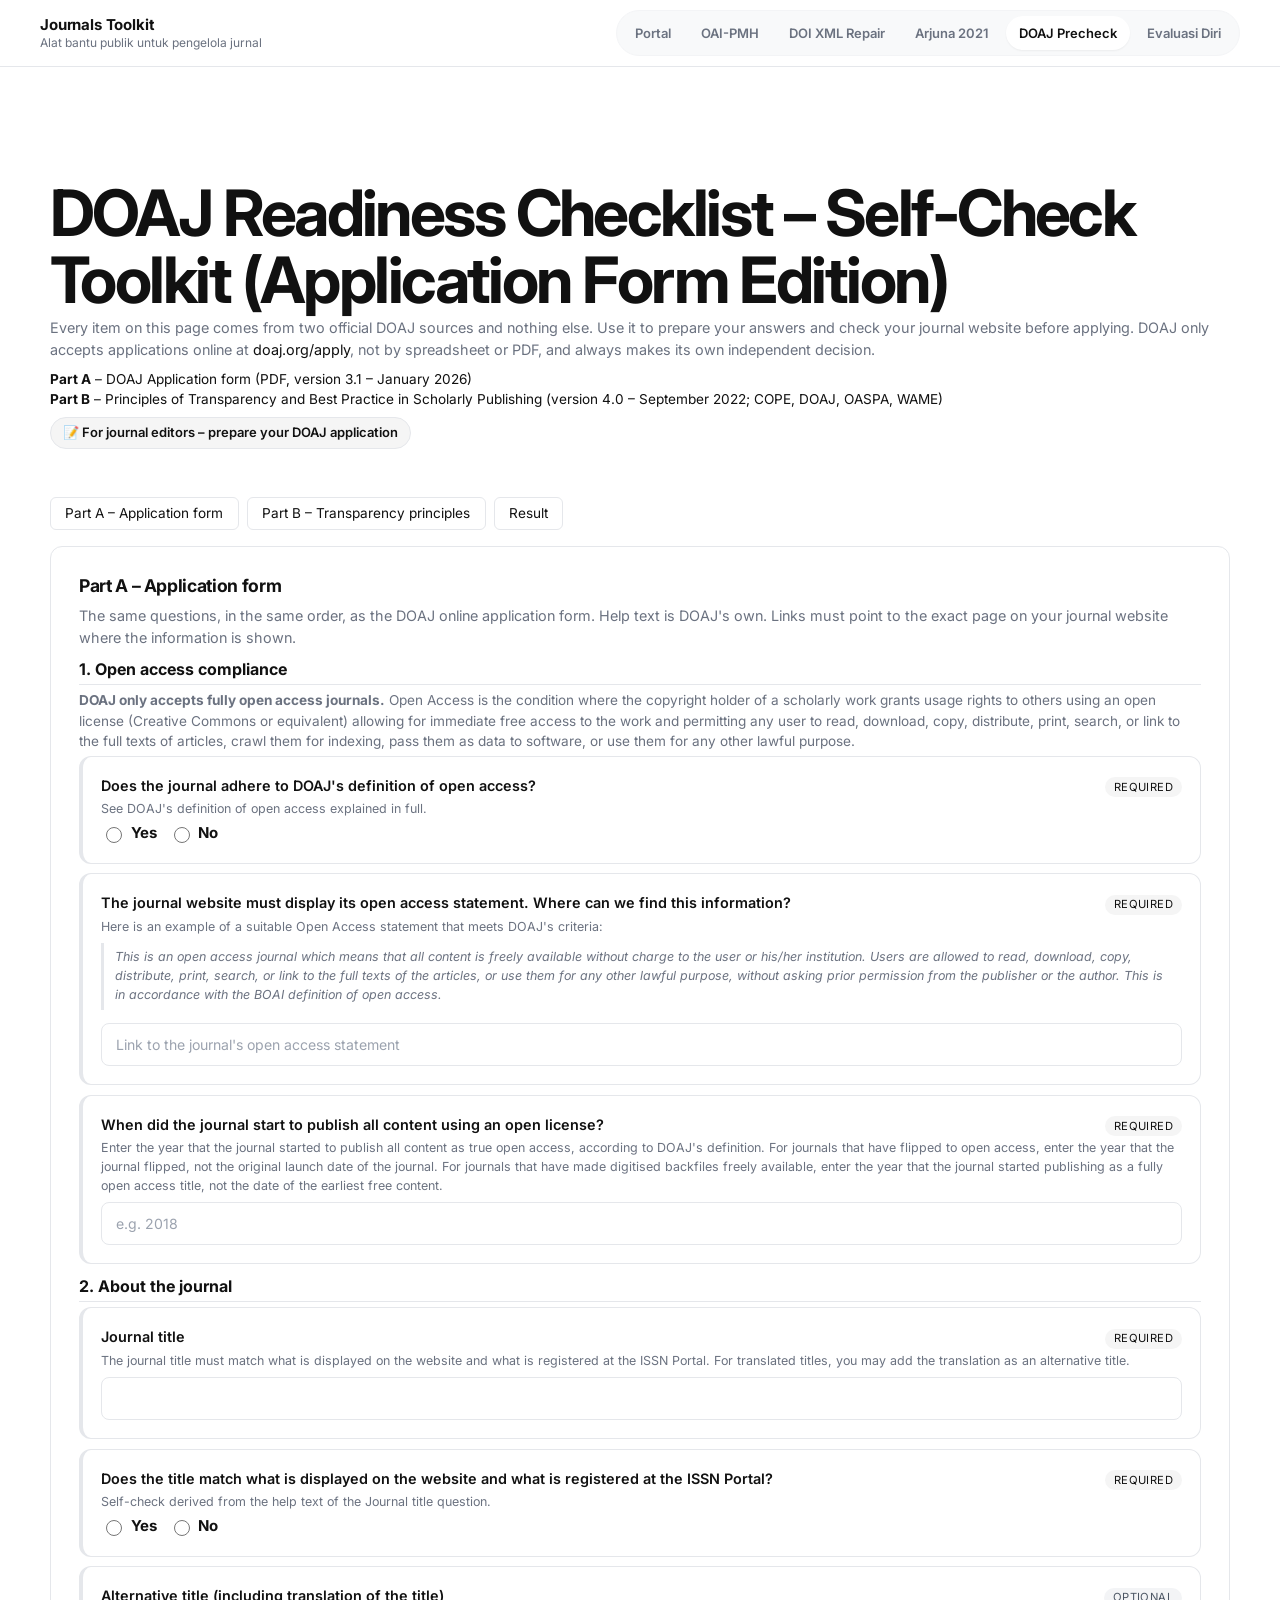
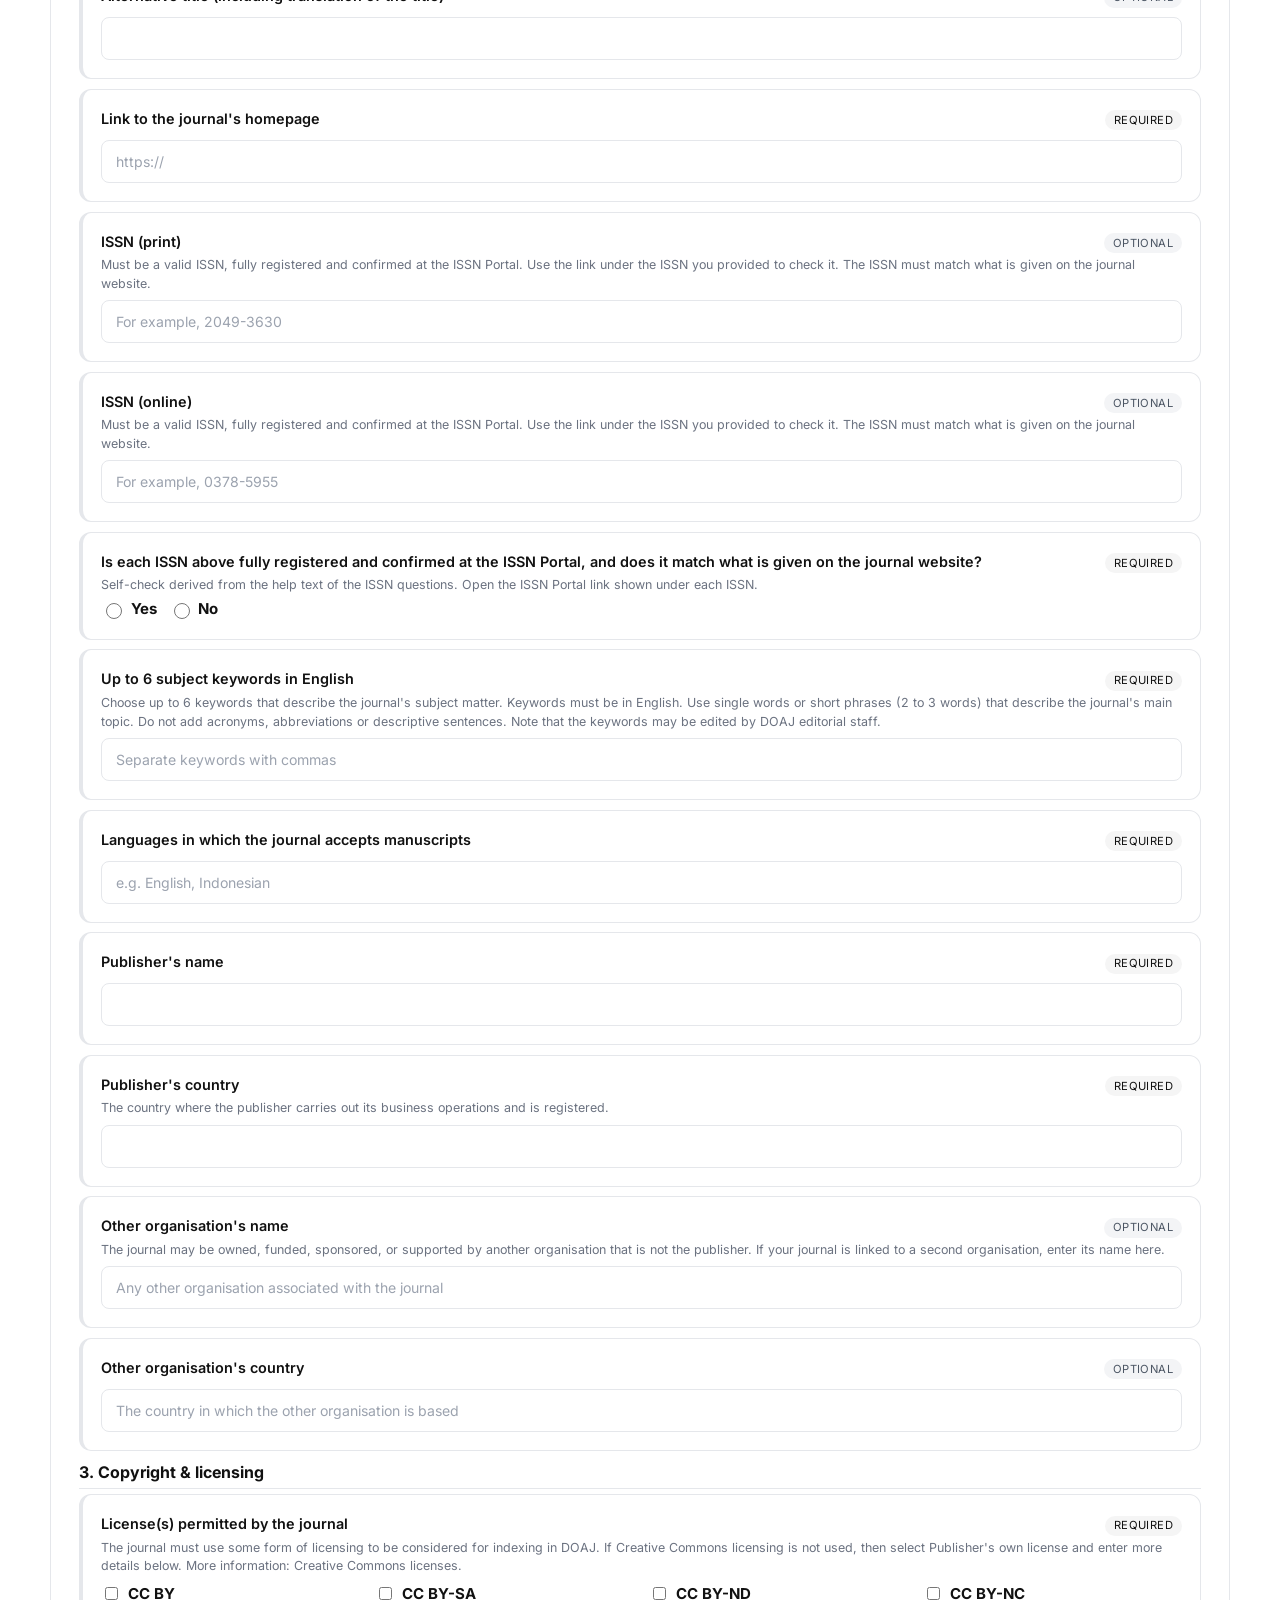
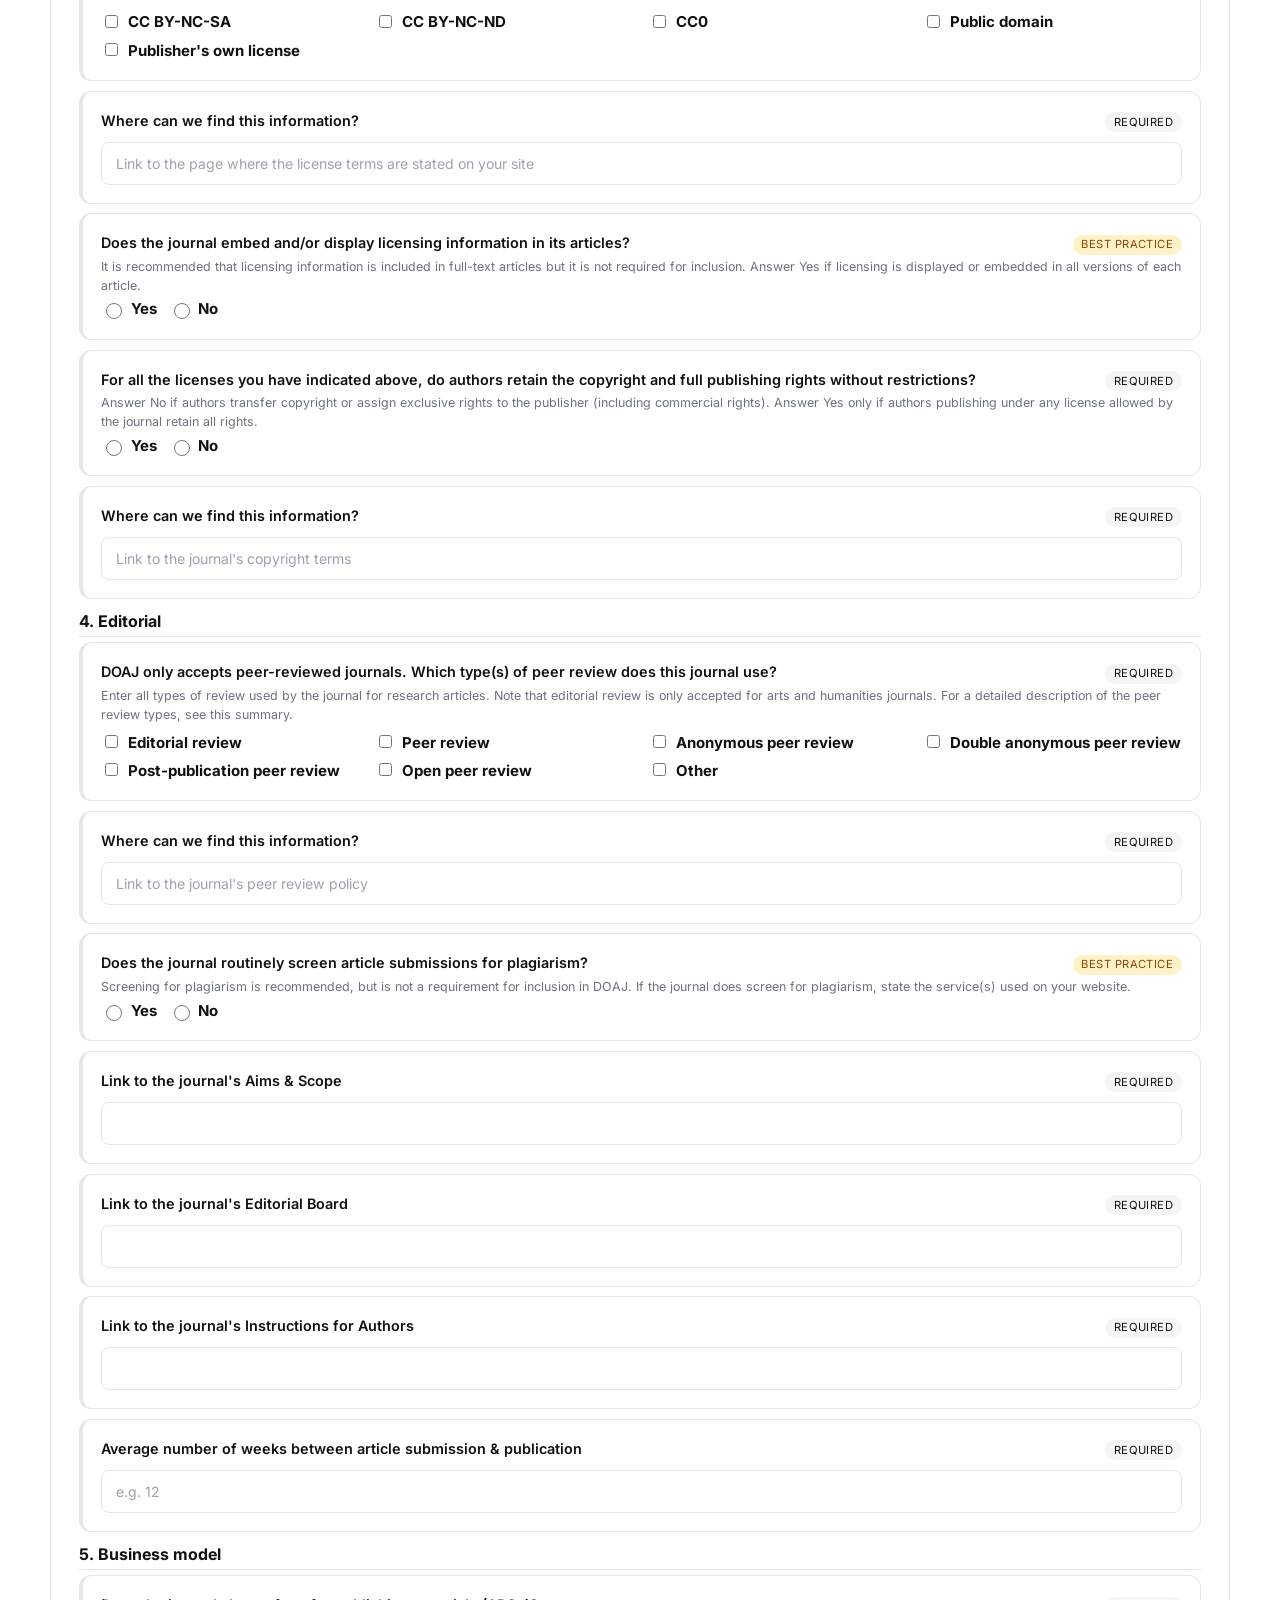
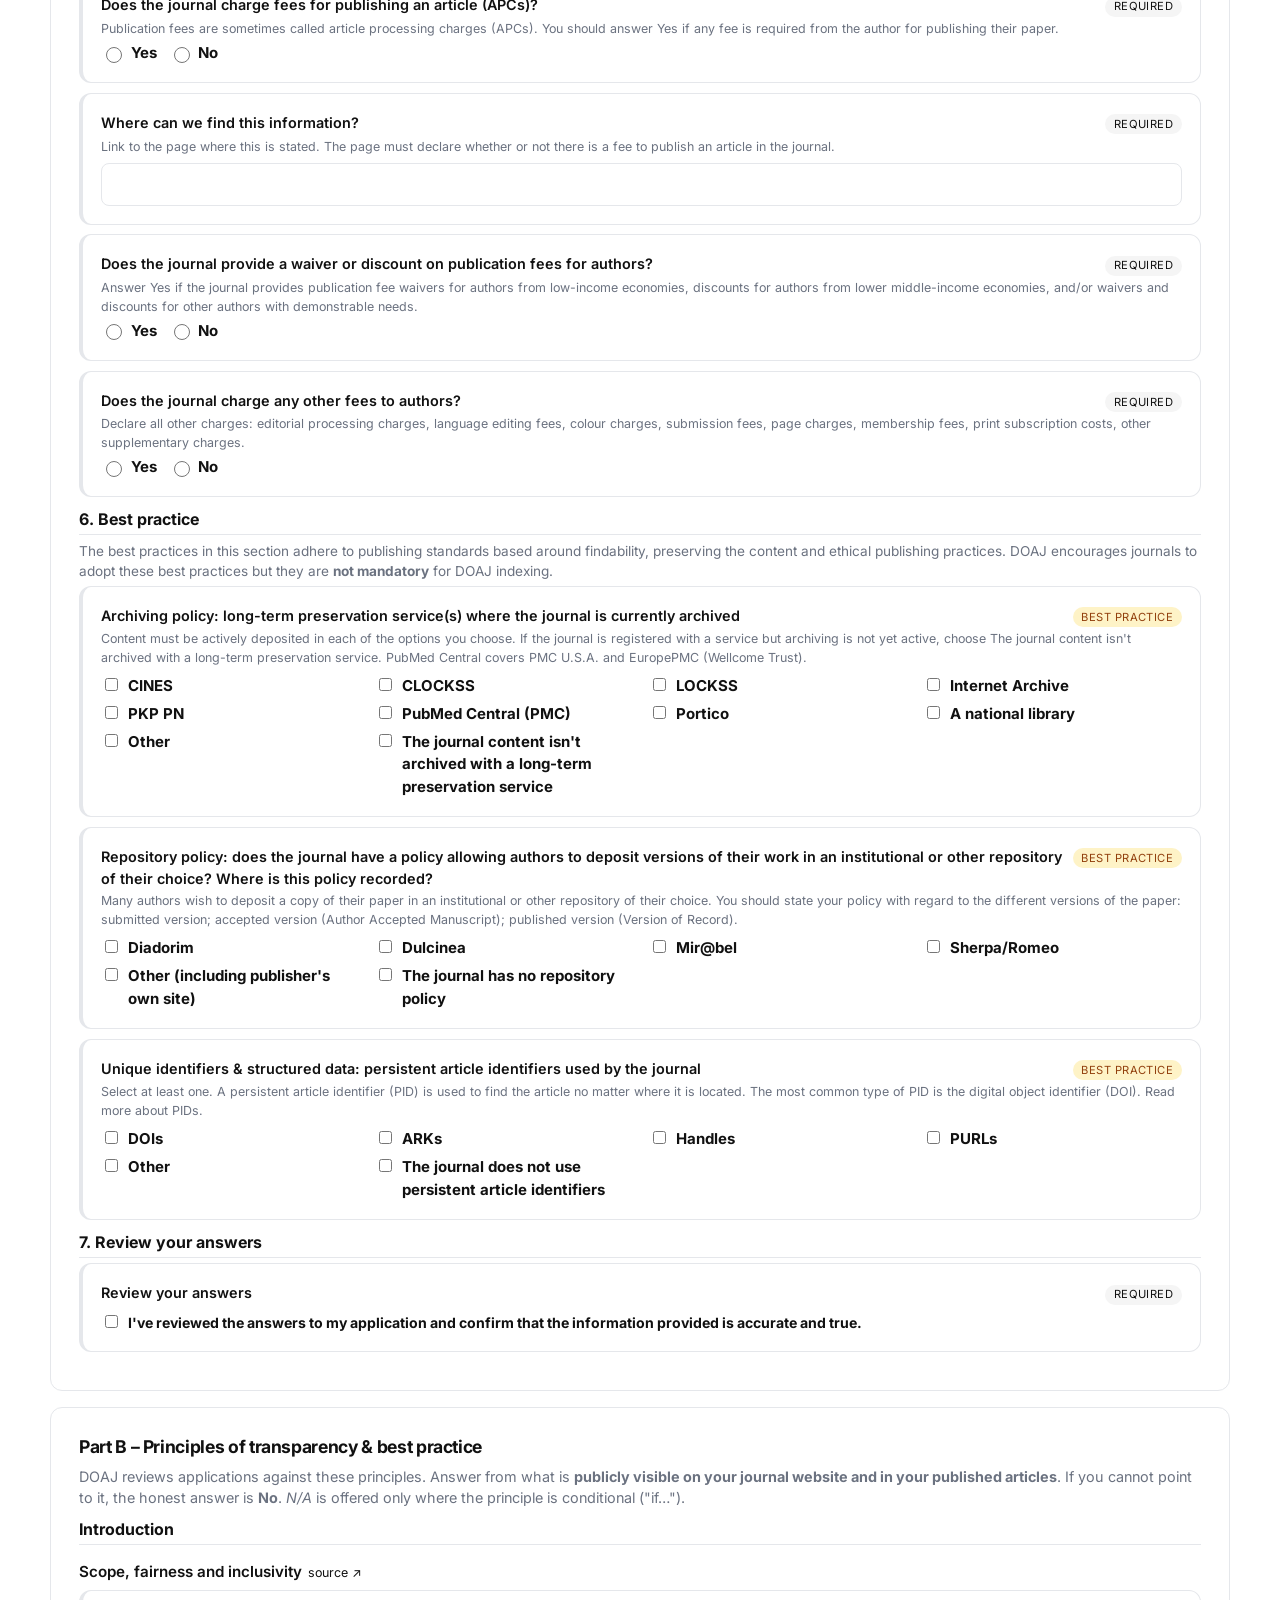
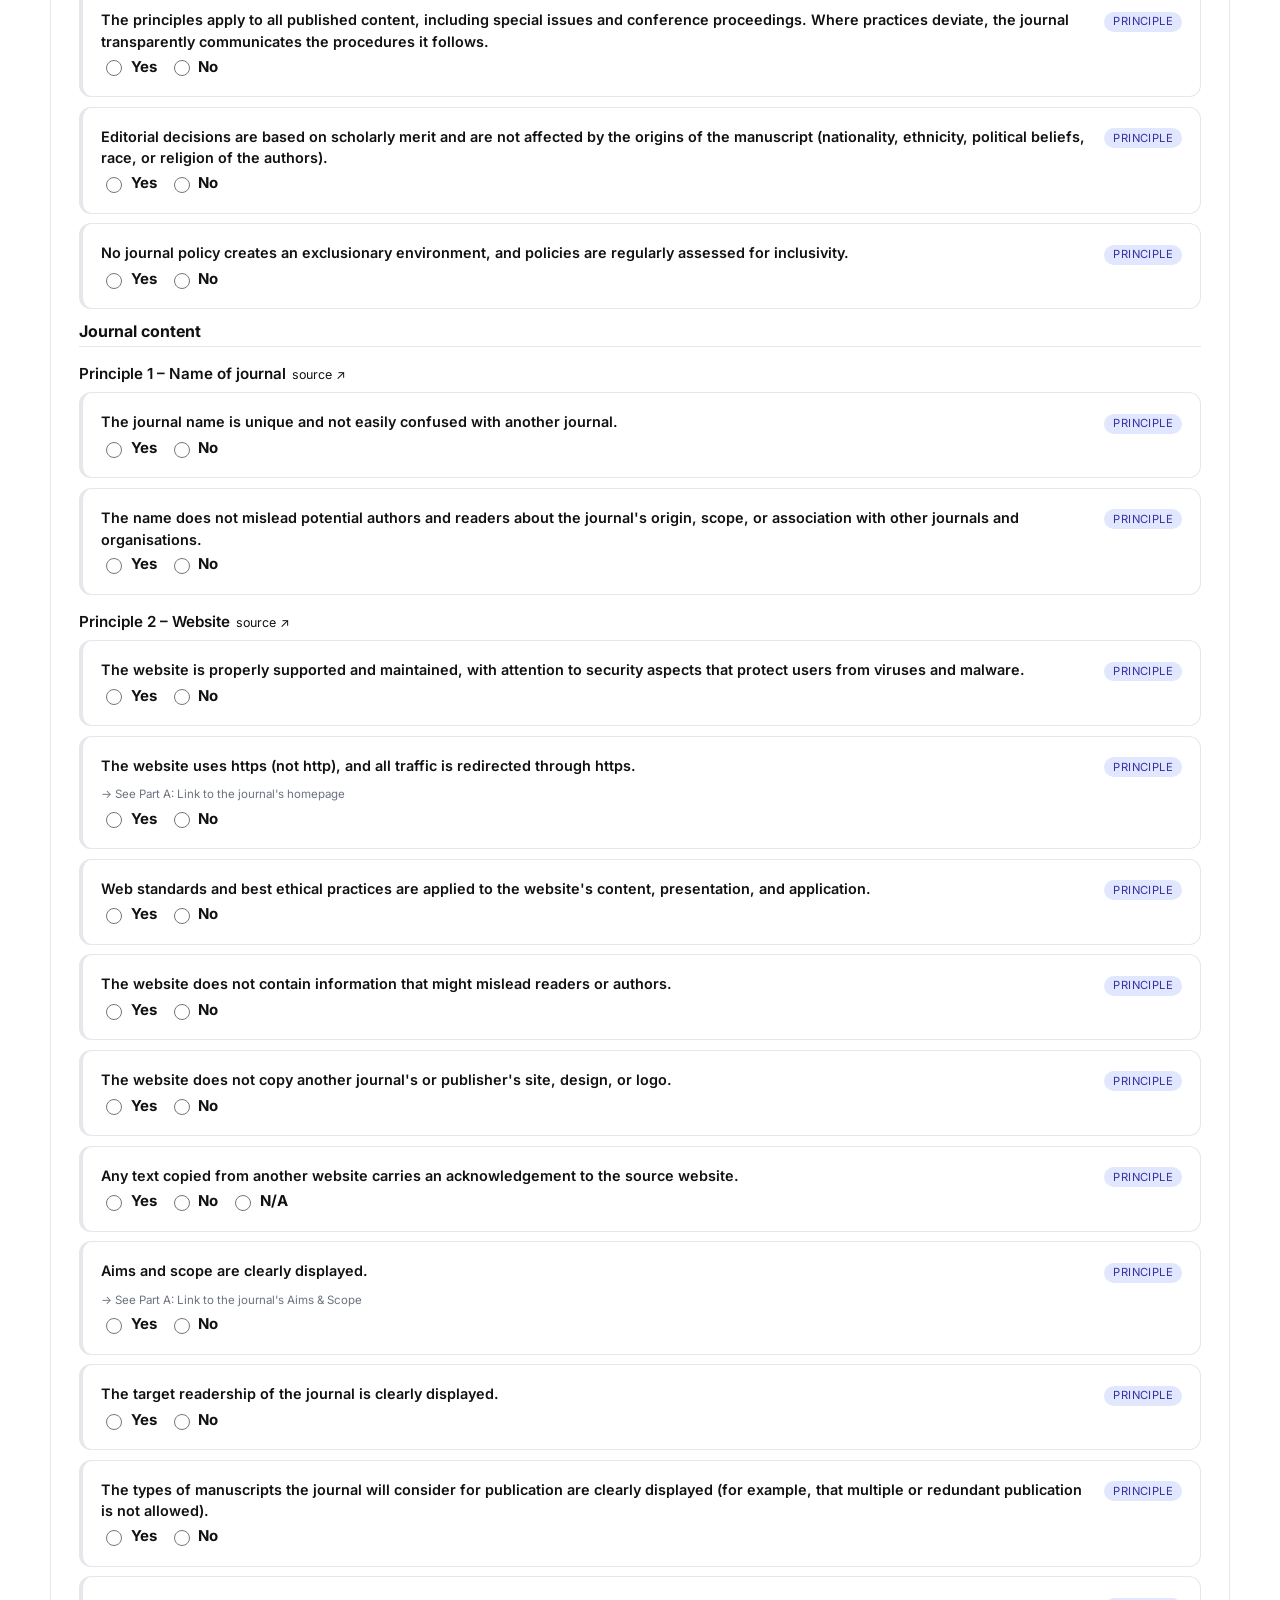
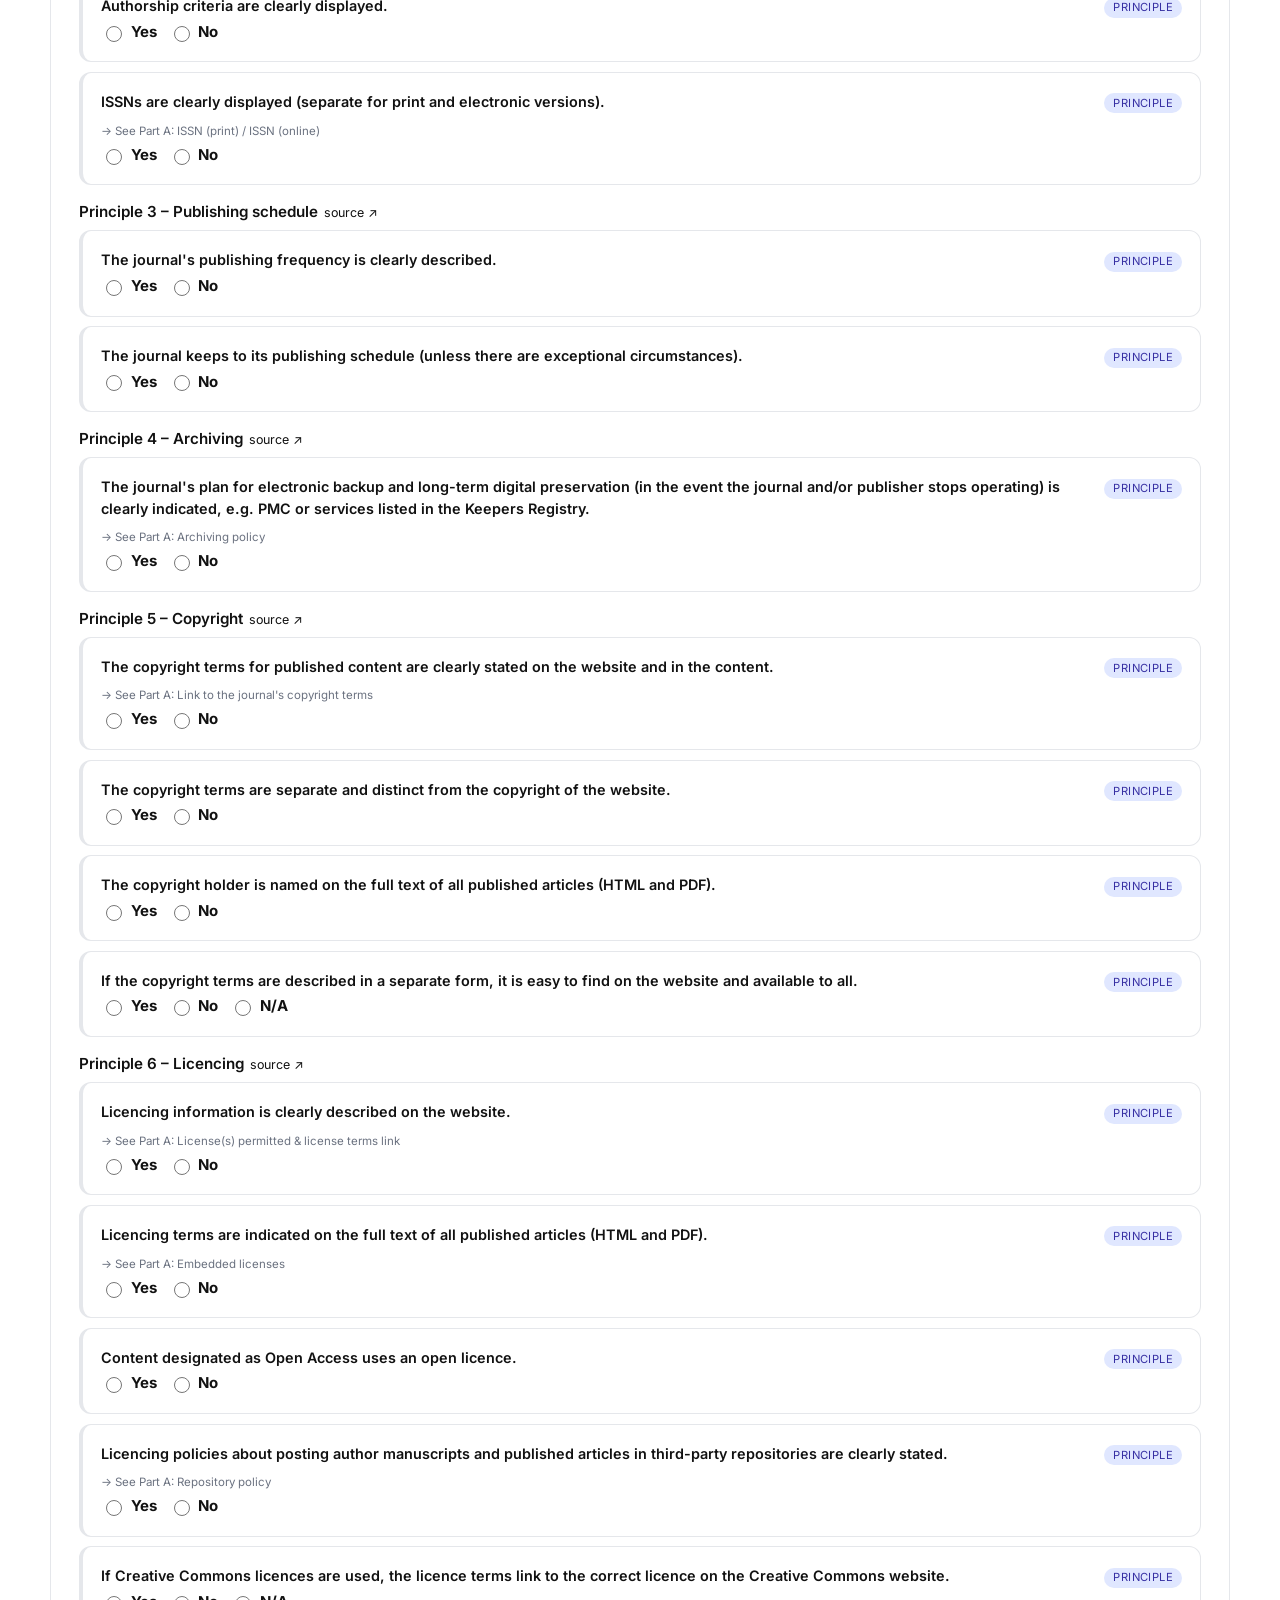
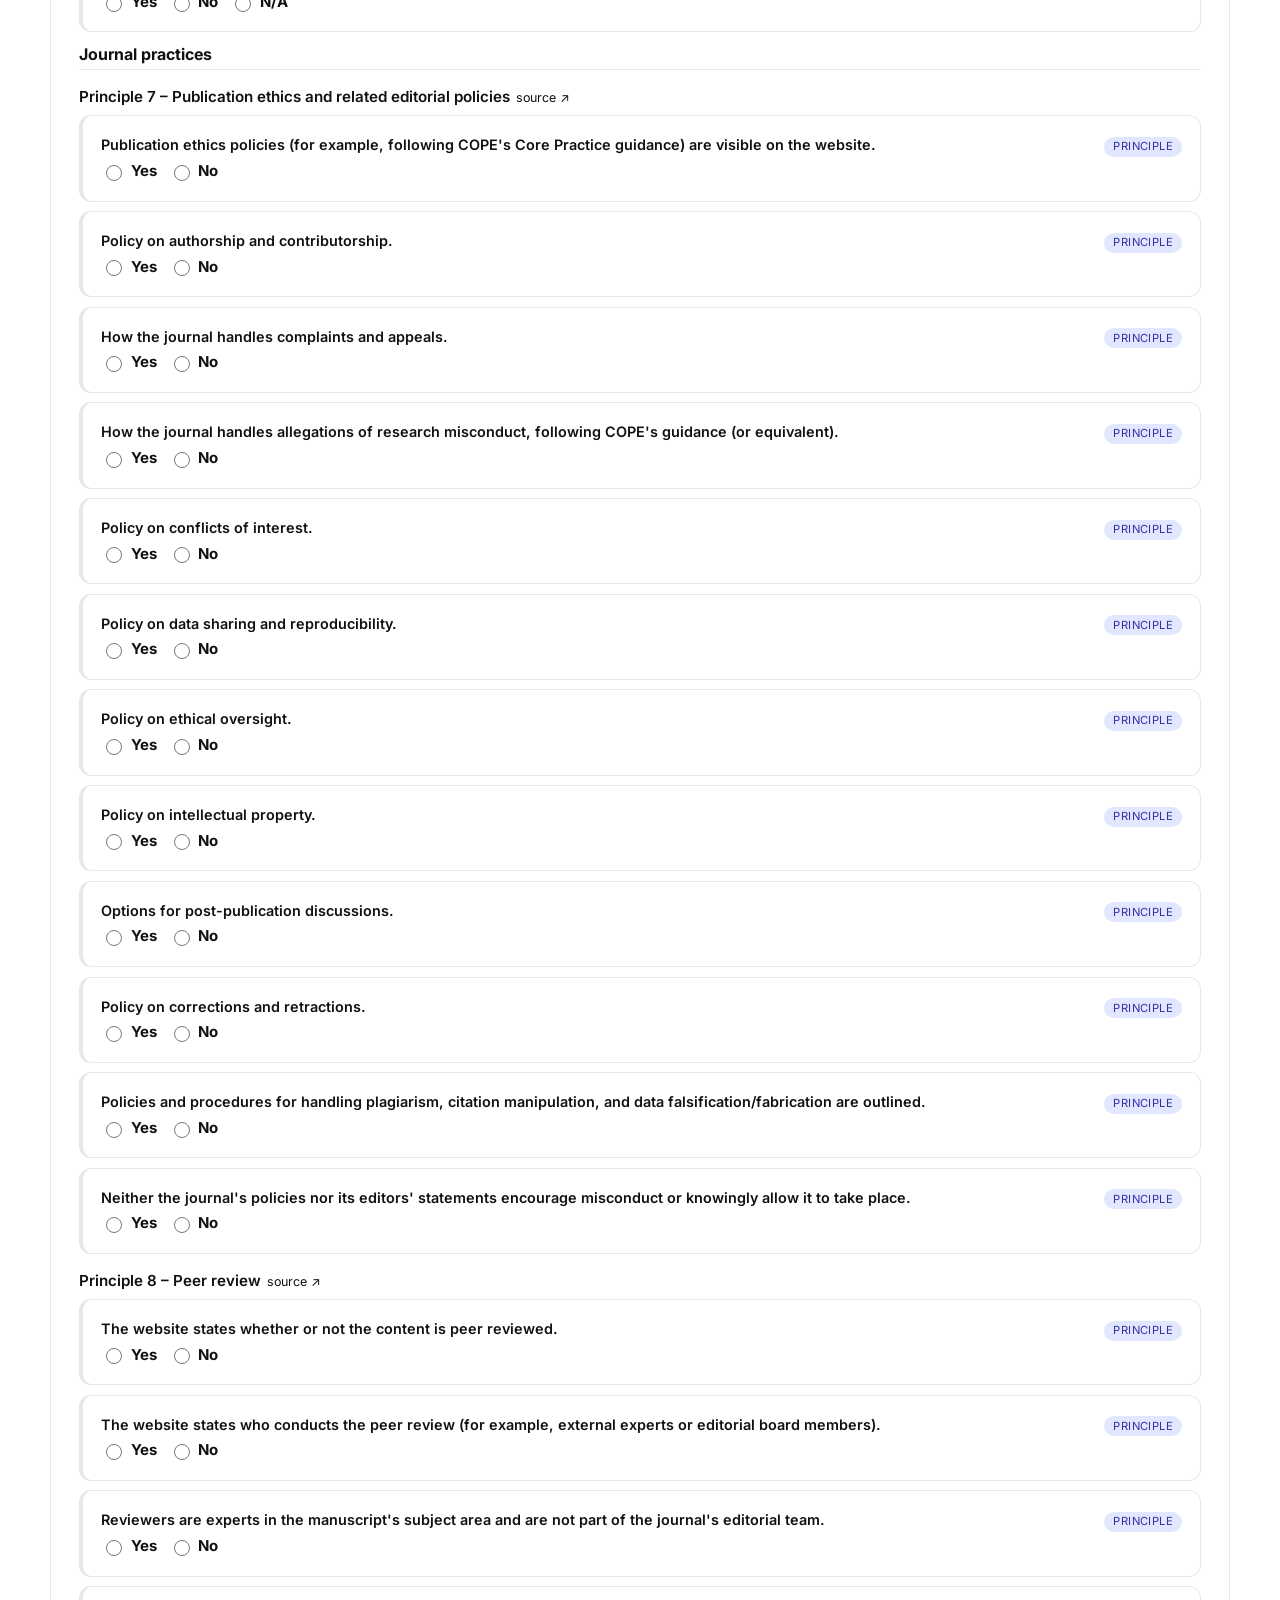
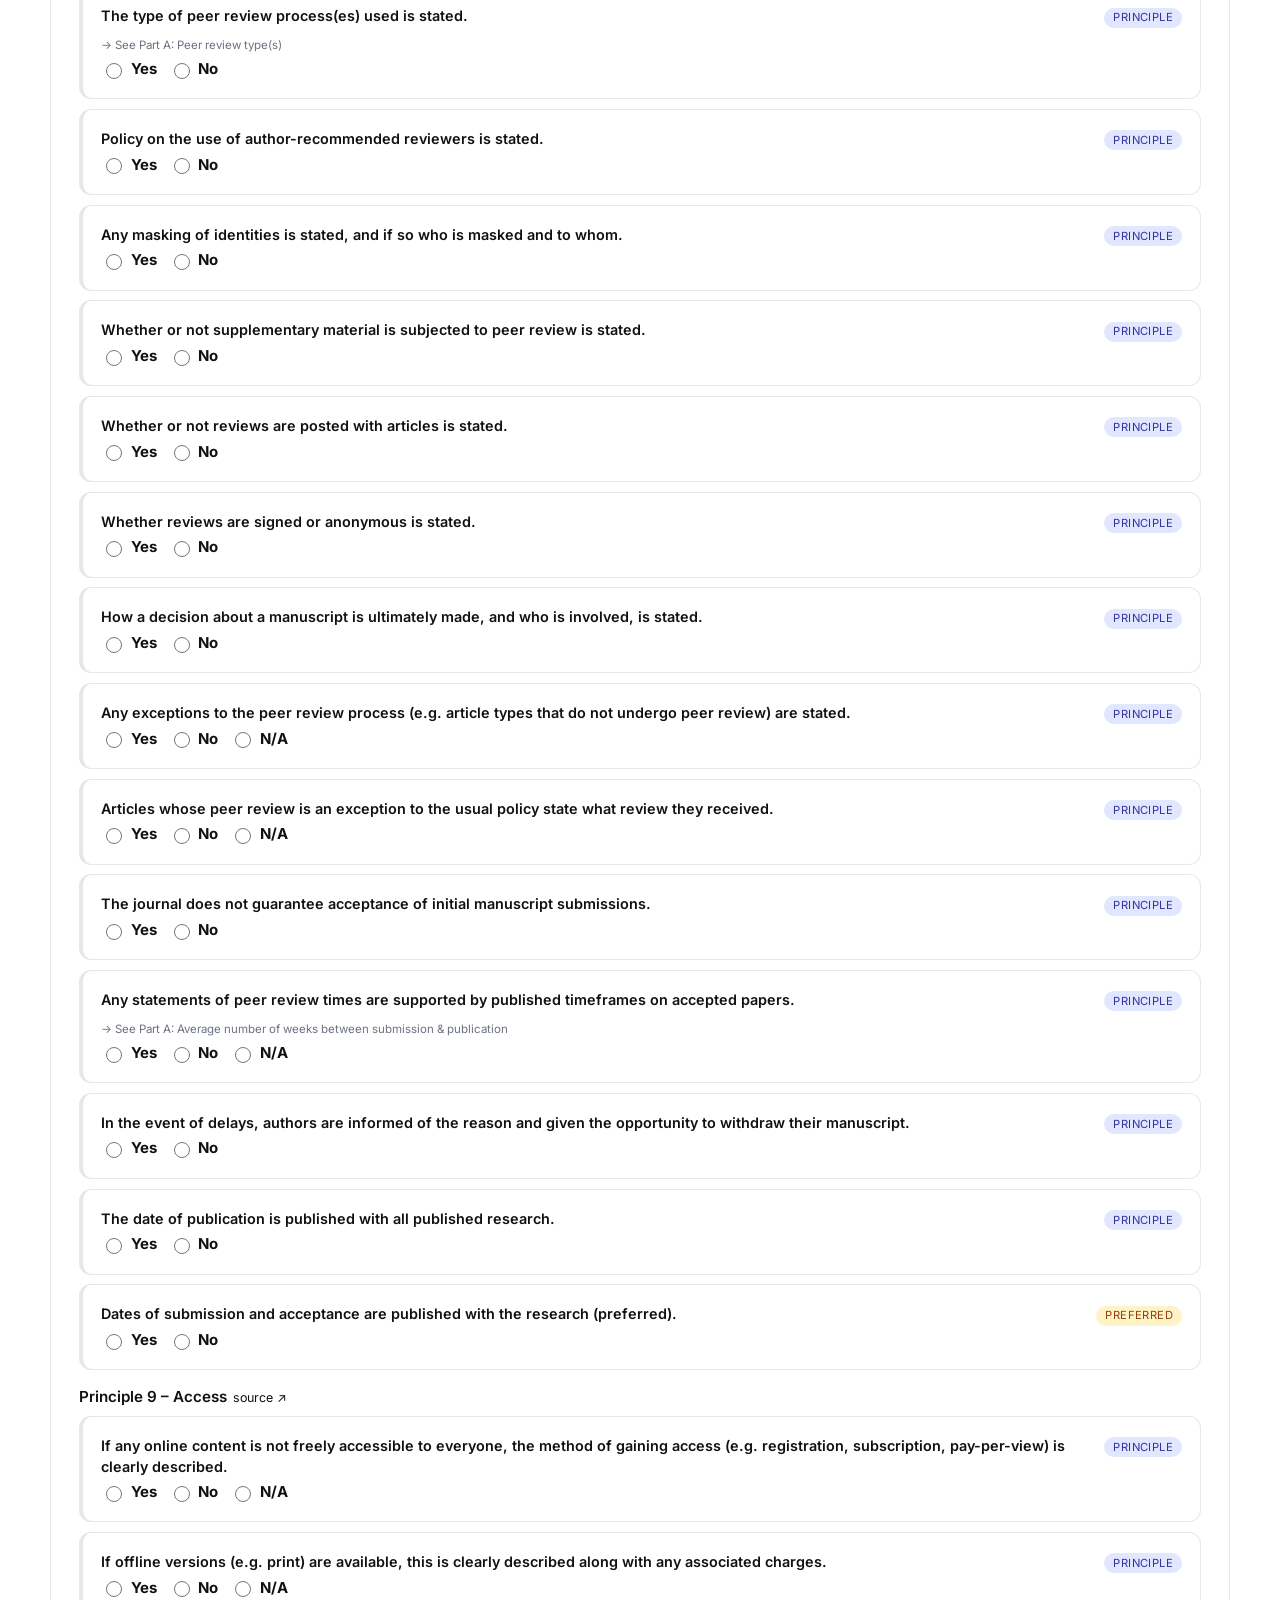
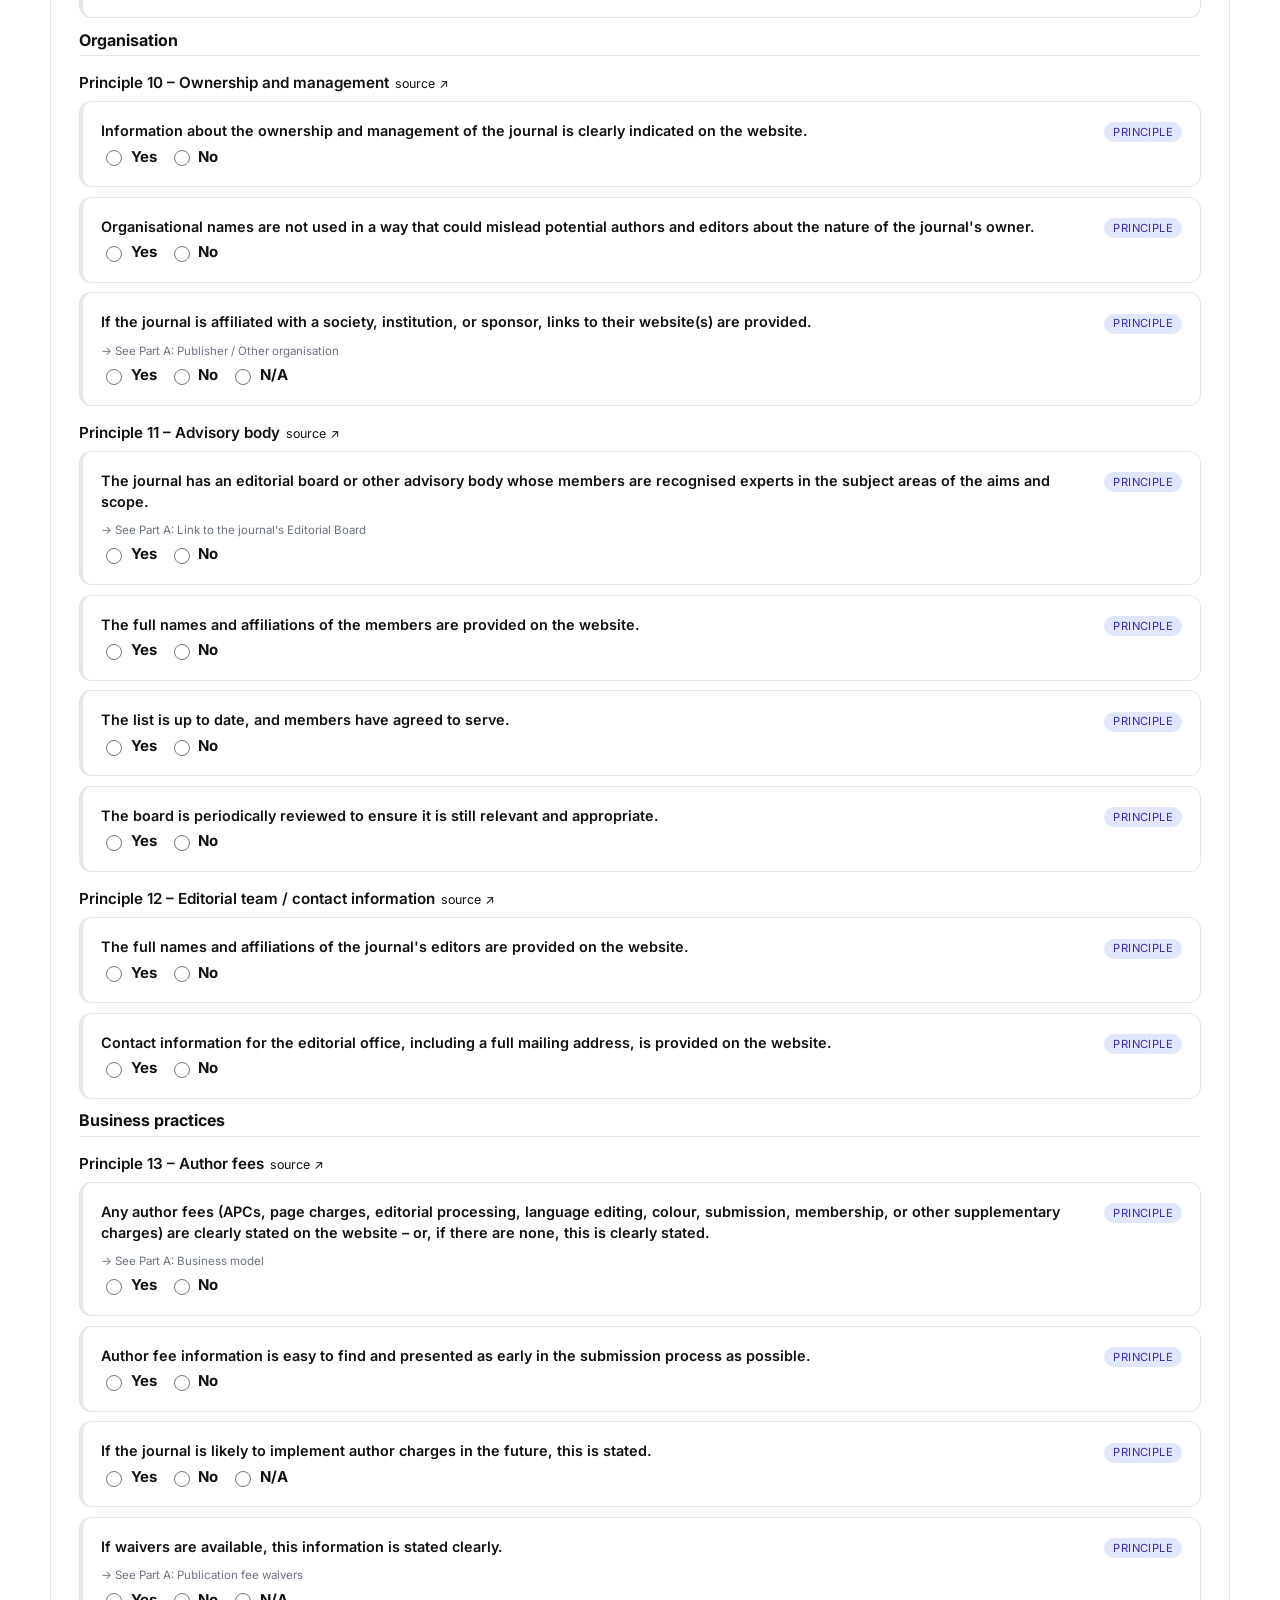
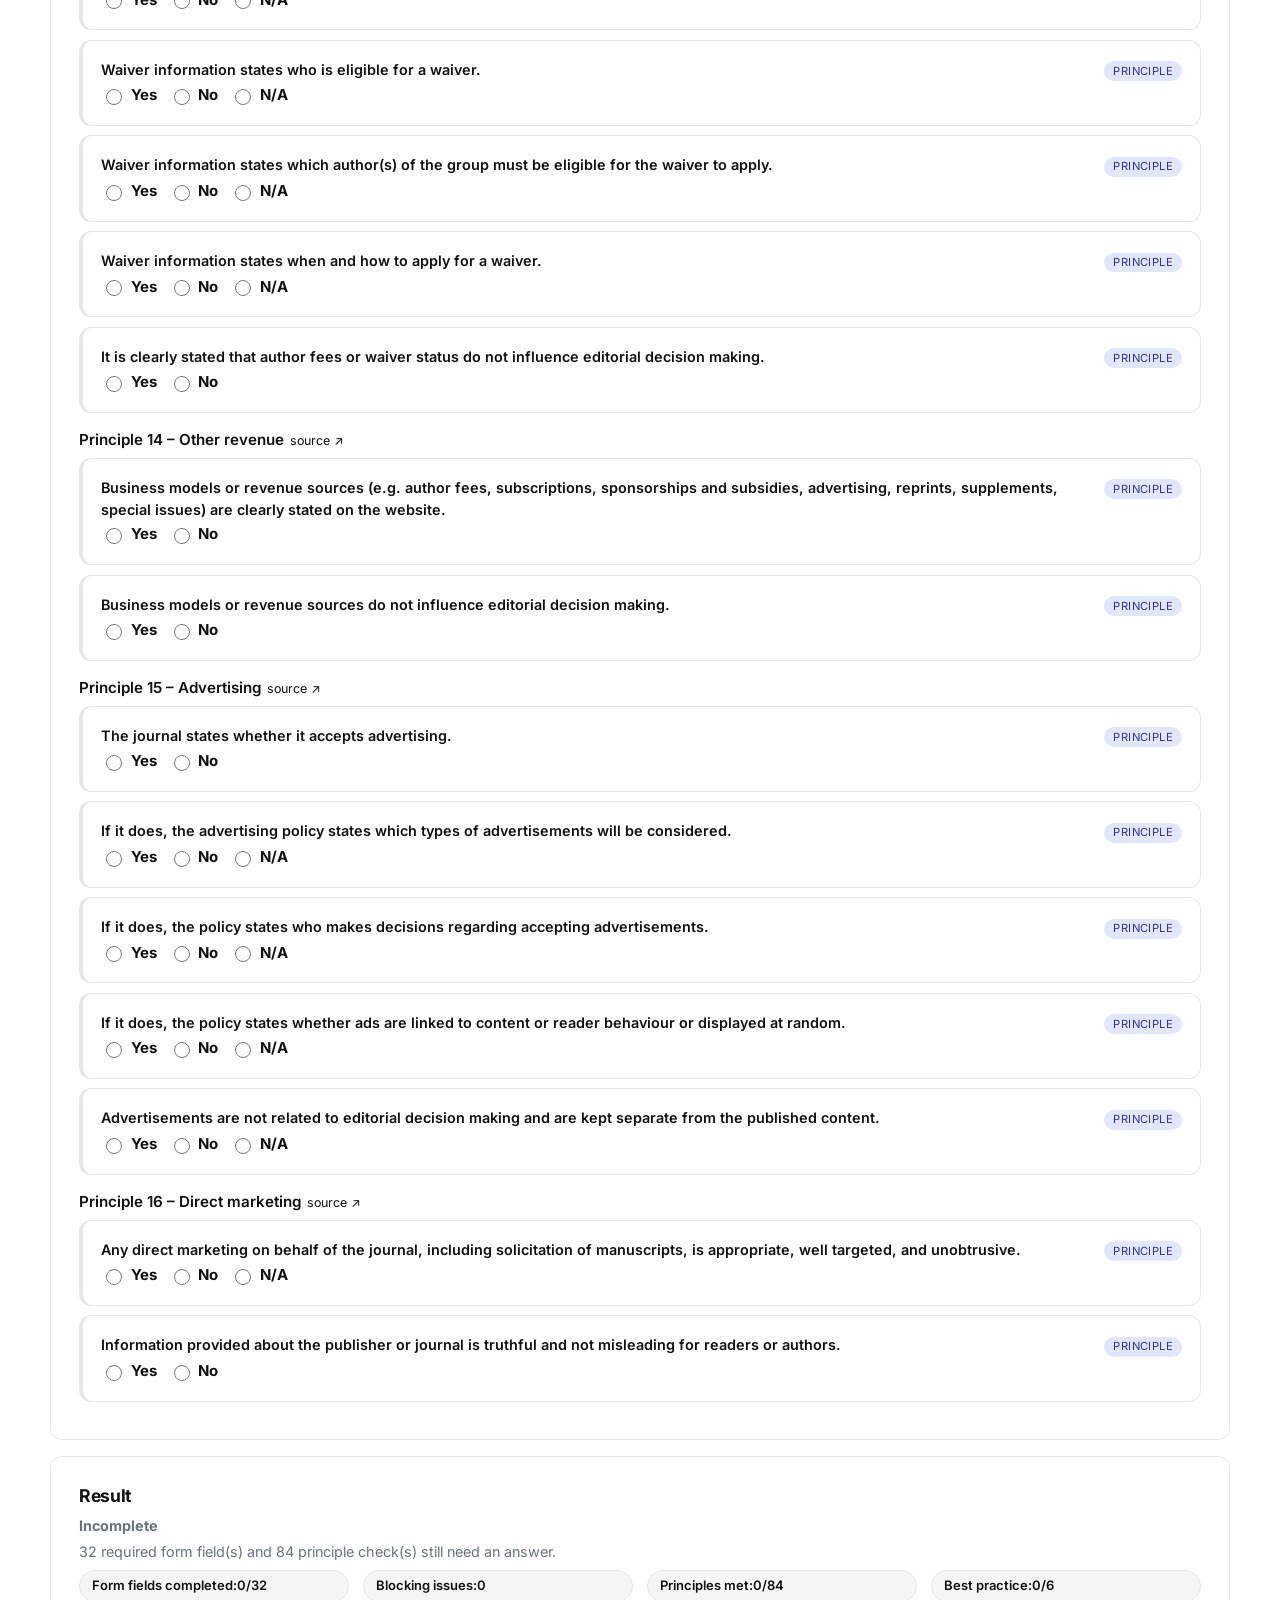
<file: docs/doaj-precheck/application-form.html>
<!DOCTYPE html>
<html lang="en">
<head>
  <meta charset="UTF-8" />
  <title>DOAJ Readiness Checklist – Application Form Edition</title>
  <meta name="viewport" content="width=device-width, initial-scale=1" />
<style>
    :root {
      --bg: #f5f7fb;
      --bg-alt: #ffffff;
      --border: #d0d7e2;
      --accent: #111111;
      --accent-soft: #f5f5f5;
      --danger: #b91c1c;
      --text-main: #111827;
      --text-muted: #4b5563;
      --radius: 8px;
    }

    * {
      box-sizing: border-box;
    }

    body {
      font-family: system-ui, -apple-system, BlinkMacSystemFont, "Segoe UI",
        sans-serif;
      margin: 0;
      padding: 0;
      background: var(--bg);
      color: var(--text-main);
      line-height: 1.5;
    }

    .wrapper {
      max-width: 1080px;
      margin: 0 auto;
      padding: 1rem 1rem 3rem;
    }

    header {
      background: var(--bg-alt);
      border-bottom: 1px solid var(--border);
      margin: 0 -1rem 1rem;
      padding: 1.25rem 1rem 1rem;
    }

    header h1 {
      margin: 0;
      font-size: 1.5rem;
    }

    header p {
      margin: 0.25rem 0 0;
      font-size: 0.9rem;
      color: var(--text-muted);
    }

    .badge {
      display: inline-flex;
      align-items: center;
      gap: 0.35rem;
      font-size: 0.75rem;
      background: var(--accent-soft);
      color: var(--accent);
      border-radius: 999px;
      padding: 0.15rem 0.7rem;
      margin-top: 0.5rem;
    }

    main {
      display: grid;
      grid-template-columns: minmax(0, 2fr);
      gap: 1.25rem;
    }

    .panel {
      background: var(--bg-alt);
      border-radius: var(--radius);
      border: 1px solid var(--border);
      padding: 1rem 1.1rem;
      margin-bottom: 1rem;
    }

    .panel h2 {
      margin: 0 0 0.5rem;
      font-size: 1.1rem;
    }

    .panel p {
      margin: 0.25rem 0;
      font-size: 0.9rem;
      color: var(--text-muted);
    }

    .identity-grid {
      display: grid;
      grid-template-columns: repeat(auto-fit, minmax(220px, 1fr));
      gap: 0.75rem;
      margin-top: 0.75rem;
    }

    .field label {
      display: block;
      font-size: 0.8rem;
      font-weight: 600;
      margin-bottom: 0.15rem;
    }

    .field input {
      width: 100%;
      padding: 0.45rem 0.55rem;
      border-radius: 6px;
      border: 1px solid var(--border);
      font-size: 0.85rem;
    }

    .result-panel {
      border-left: 4px solid var(--accent);
    }

    .result-status {
      font-weight: 700;
      margin: 0.25rem 0;
      font-size: 1rem;
    }

    .status-initial {
      color: var(--text-muted);
    }

    .status-good {
      color: #047857; /* green */
    }

    .status-bad {
      color: #b91c1c; /* red */
    }

    .result-detail {
      font-size: 0.9rem;
      color: var(--text-muted);
      margin-top: 0.25rem;
    }

    .result-summary {
      display: flex;
      flex-wrap: wrap;
      gap: 0.75rem;
      margin-top: 0.5rem;
      font-size: 0.8rem;
      color: var(--text-muted);
    }

    .pill {
      padding: 0.1rem 0.55rem;
      border-radius: 999px;
      background: #f3f4f6;
    }

    .actions {
      margin-top: 0.75rem;
      display: flex;
      flex-wrap: wrap;
      gap: 0.5rem;
    }

    button {
      border-radius: 999px;
      border: 1px solid var(--border);
      background: #f9fafb;
      padding: 0.35rem 0.9rem;
      font-size: 0.8rem;
      cursor: pointer;
    }

    button.primary {
      background: var(--accent);
      color: #fff;
      border-color: var(--accent);
    }

    button:hover {
      filter: brightness(0.97);
    }

    .section {
      margin-top: 0.5rem;
    }

    .section-title {
      font-weight: 700;
      font-size: 1rem;
      margin-bottom: 0.35rem;
      border-bottom: 1px solid var(--border);
      padding-bottom: 0.2rem;
    }

    .section-desc {
      font-size: 0.85rem;
      color: var(--text-muted);
      margin-bottom: 0.25rem;
    }

    .question {
      border-radius: 6px;
      padding: 0.45rem 0.55rem;
      margin-bottom: 0.25rem;
      border: 1px solid transparent;
      background-color: #f9fafb;
      transition: background-color 0.15s ease, border-color 0.15s ease;
    }

    .question.core {
      border-color: #e5e7eb;
    }

    .question.recommended {
      border-style: dashed;
      border-color: #e5e7eb;
      background-color: #fefefe;
    }

    .question-header {
      display: flex;
      align-items: baseline;
      justify-content: space-between;
      gap: 0.5rem;
      margin-bottom: 0.2rem;
    }

    .question-title {
      font-size: 0.9rem;
      font-weight: 600;
    }

    .question-meta {
      font-size: 0.7rem;
      text-transform: uppercase;
      letter-spacing: 0.04em;
      padding: 0.1rem 0.55rem;
      border-radius: 999px;
      white-space: nowrap;
    }

    .meta-core {
      background: var(--accent-soft);
      color: var(--accent);
    }

    .meta-rec {
      background: #fef3c7;
      color: #92400e;
    }

    .question small {
      display: block;
      font-size: 0.78rem;
      color: var(--text-muted);
      margin-top: 0.1rem;
    }

    .options {
      margin-top: 0.2rem;
      display: flex;
      flex-wrap: wrap;
      gap: 0.75rem;
      font-size: 0.85rem;
    }

    .options label {
      display: inline-flex;
      align-items: center;
      gap: 0.35rem;
      cursor: pointer;
    }

    .options input[type="radio"] {
      width: 16px;
      height: 16px;
      cursor: pointer;
    }

    .question.unanswered.core {
      border-color: #e5e7eb;
      background: #f9fafb;
    }

    .question.core.no {
      border-color: #fecaca;
      background: #fef2f2;
    }

    .question.yes.core,
    .question.yes.recommended {
      border-color: #bbf7d0;
      background-color: #dcfce7; /* light green */
    }

    footer {
      font-size: 0.8rem;
      color: var(--text-muted);
      border-top: 1px solid var(--border);
      margin-top: 1.5rem;
      padding-top: 0.75rem;
    }

    footer a {
      color: var(--accent);
      text-decoration: none;
    }

    footer a:hover {
      text-decoration: underline;
    }

    @media (max-width: 640px) {
      header {
        padding-top: 0.9rem;
      }

      header h1 {
        font-size: 1.25rem;
      }

      .question-header {
        flex-direction: column;
        align-items: flex-start;
      }

      .options {
        gap: 0.5rem;
      }

      .result-summary {
        flex-direction: column;
      }
    }
  </style>
  <link rel="icon" href="data:image/svg+xml,%3Csvg xmlns='http://www.w3.org/2000/svg' viewBox='0 0 64 64'%3E%3Crect width='64' height='64' rx='10' fill='%23111111'/%3E%3Cpath d='M18 18h28v6H18zm0 11h28v6H18zm0 11h18v6H18z' fill='white'/%3E%3C/svg%3E" />
    <link rel="preconnect" href="https://fonts.googleapis.com" />
  <link rel="preconnect" href="https://fonts.gstatic.com" crossorigin />
  <link href="https://fonts.googleapis.com/css2?family=Inter:wght@300;400;500;600;700;800&display=swap" rel="stylesheet" />
<link rel="stylesheet" href="../assets/toolkit.css" />
  
<style>
  :root { --bg:#ffffff; --bg-alt:#ffffff; --border:#e5e7eb; --accent:#111111; --accent-soft:#f5f5f5; --radius:8px; }
  .wrapper { max-width:1180px; }
  header { border:1px solid var(--border); border-radius:8px; margin:24px 0 16px; }
  .panel, .question { border-radius:8px; }
  button { border-radius:6px; }
</style>



<style id="toolkit-cal-overrides">
  :root {
    --bg: var(--toolkit-canvas);
    --bg-alt: var(--toolkit-canvas);
    --panel: var(--toolkit-canvas);
    --panel-soft: var(--toolkit-surface-card);
    --card: var(--toolkit-canvas);
    --ink: var(--toolkit-ink);
    --text: var(--toolkit-ink);
    --text-main: var(--toolkit-ink);
    --text-muted: var(--toolkit-muted);
    --muted: var(--toolkit-muted);
    --accent: var(--toolkit-primary);
    --accent-dark: var(--toolkit-primary-active);
    --accent-soft: var(--toolkit-surface-card);
    --border: var(--toolkit-line);
    --line: var(--toolkit-line);
    --radius: var(--toolkit-radius-md);
    --shadow: none;
  }
  body { background: var(--toolkit-canvas) !important; color: var(--toolkit-ink) !important; font-family: var(--toolkit-font) !important; }
  .toolkit-topbar + .layout { min-height: calc(100vh - 65px); }
  .toolkit-topbar + .wrap,
  .toolkit-topbar + .wrapper,
  .toolkit-topbar + .page { padding-top: 56px; }
  .topbar, .site-footer { display: none !important; }
  .download-row button { flex: 0 1 auto; }
  .checkbox-row { color: var(--toolkit-ink) !important; }
  .empty, .message { color: var(--toolkit-muted); }
</style>

<style id="doaj-form-styles">
  .part-nav { display: flex; flex-wrap: wrap; gap: 0.5rem; margin: 0 0 1rem; }
  .part-nav a { font-size: 0.85rem; padding: 0.35rem 0.9rem; border: 1px solid var(--border); border-radius: 6px; color: var(--text-main); text-decoration: none; }
  .part-nav a:hover { border-color: var(--text-main); }
  .part-title { font-size: 1.25rem; margin: 0 0 0.25rem; }
  .sources { font-size: 0.85rem; margin-top: 0.5rem; }
  .sources a, .panel a { color: inherit; }
  .question { margin-bottom: 0.6rem; border-left-width: 4px !important; }
  .question.yes { border-left-color: #16a34a !important; }
  .question.no { border-left-color: #dc2626 !important; }
  .question.na { border-left-color: #9ca3af !important; }
  .question[hidden] { display: none; }
  .question-meta { flex-shrink: 0; }
  .meta-opt { background: #f3f4f6; color: #4b5563; }
  .meta-bp { background: #fef3c7; color: #92400e; }
  .meta-pr { background: #e0e7ff; color: #3730a3; }
  .src { display: inline-block; font-size: 0.72rem; color: var(--text-muted); margin-top: 0.15rem; }
  .q-input { width: 100%; max-width: 100%; margin-top: 0.4rem; padding: 0.5rem 0.6rem; border: 1px solid var(--border); border-radius: 6px; font: inherit; font-size: 0.88rem; background: var(--bg-alt); color: var(--text-main); }
  textarea.q-input { min-height: 4.5rem; resize: vertical; }
  .checks { display: grid; grid-template-columns: repeat(auto-fill, minmax(220px, 1fr)); gap: 0.35rem 0.9rem; margin-top: 0.45rem; font-size: 0.85rem; }
  .checks label, .confirm { display: flex; gap: 0.45rem; align-items: flex-start; cursor: pointer; }
  .checks input, .confirm input { margin-top: 0.2rem; }
  .confirm { margin-top: 0.45rem; font-size: 0.88rem; }
  .field-msg { font-size: 0.8rem; margin-top: 0.35rem; }
  .field-msg:empty { display: none; }
  .field-msg.err { color: #b91c1c; }
  .field-msg.info { color: #1d4ed8; }
  .issn-link { font-size: 0.8rem; margin-left: 0.25rem; }
  .example { border-left: 3px solid var(--border); padding: 0.35rem 0.7rem; margin: 0.4rem 0; font-style: italic; }
  .principle-head { margin: 1rem 0 0.4rem; font-weight: 600; font-size: 0.95rem; }
  .principle-head a { font-weight: 400; font-size: 0.78rem; margin-left: 0.4rem; }
  .status-warn { color: #b45309; }
  .issues { font-size: 0.85rem; margin-top: 0.5rem; }
  .issues h3 { font-size: 0.9rem; margin: 0.75rem 0 0.25rem; }
  .issues ul { margin: 0; padding-left: 1.2rem; }
  .copy-note { font-size: 0.8rem; color: var(--text-muted); align-self: center; }
  @media print {
    .toolkit-topbar, .part-nav, .actions { display: none !important; }
    .question { break-inside: avoid; }
  }
</style>
</head>
<body>
<div class="toolkit-topbar">
  <div class="toolkit-topbar-inner">
    <div class="toolkit-brand">
      <strong>Journals Toolkit</strong>
      <span>Alat bantu publik untuk pengelola jurnal</span>
    </div>
    <nav class="toolkit-nav" aria-label="Navigasi aplikasi">
          <a href="../">Portal</a><a href="../oai-pmh/">OAI-PMH</a><a href="../doi-xml-repair/">DOI XML Repair</a><a href="../arjuna-2021/">Arjuna 2021</a><a href="../doaj-precheck/" aria-current="page">DOAJ Precheck</a><a href="../evaluasi-diri-jurnal/">Evaluasi Diri</a>
        </nav>
  </div>
</div>

<div class="wrapper">
  <header>
    <h1>DOAJ Readiness Checklist – Self-Check Toolkit (Application Form Edition)</h1>
    <p>
      Every item on this page comes from two official DOAJ sources and nothing else. Use it to prepare your answers
      and check your journal website before applying. DOAJ only accepts applications online at
      <a href="https://doaj.org/apply" target="_blank" rel="noopener">doaj.org/apply</a>, not by spreadsheet or PDF,
      and always makes its own independent decision.
    </p>
    <div class="sources">
      <strong>Part A</strong> –
      <a href="https://doaj.org/static/doaj/docs/DOAJquestions-for-reference-only.pdf" target="_blank" rel="noopener">DOAJ Application form (PDF, version 3.1 – January 2026)</a><br />
      <strong>Part B</strong> –
      <a href="https://doaj.org/apply/transparency/" target="_blank" rel="noopener">Principles of Transparency and Best Practice in Scholarly Publishing (version 4.0 – September 2022; COPE, DOAJ, OASPA, WAME)</a>
    </div>
    <div class="badge">📝 For journal editors – prepare your DOAJ application</div>
  </header>

  <nav class="part-nav" aria-label="Parts">
    <a href="#partA">Part A – Application form</a>
    <a href="#partB">Part B – Transparency principles</a>
    <a href="#result">Result</a>
  </nav>

  <form id="app" autocomplete="off" onsubmit="return false">
    <section class="panel" id="partA">
      <h2 class="part-title">Part A – Application form</h2>
      <p>
        The same questions, in the same order, as the DOAJ online application form. Help text is DOAJ's own.
        Links must point to the exact page on your journal website where the information is shown.
      </p>
      <div id="formRoot"></div>
    </section>

    <section class="panel" id="partB">
      <h2 class="part-title">Part B – Principles of transparency &amp; best practice</h2>
      <p>
        DOAJ reviews applications against these principles. Answer from what is <strong>publicly visible on your
        journal website and in your published articles</strong>. If you cannot point to it, the honest answer is
        <strong>No</strong>. <em>N/A</em> is offered only where the principle is conditional ("if…").
      </p>
      <div id="principlesRoot"></div>
    </section>
  </form>

  <section class="panel result-panel" id="result">
    <h2>Result</h2>
    <p class="result-status status-initial" id="resultStatus">Incomplete</p>
    <p class="result-detail" id="resultDetail"></p>
    <div class="result-summary">
      <span class="pill">Form fields completed: <span id="formDone">0</span> / <span id="formTotal">0</span></span>
      <span class="pill">Blocking issues: <span id="blockCount">0</span></span>
      <span class="pill">Principles met: <span id="prMet">0</span> / <span id="prTotal">0</span></span>
      <span class="pill">Best practice: <span id="bpMet">0</span> / <span id="bpTotal">0</span></span>
    </div>
    <div class="issues" id="issues"></div>
    <div class="actions">
      <button type="button" class="primary" onclick="copyAnswers()">Copy answers</button>
      <button type="button" onclick="window.print()">Print</button>
      <button type="button" onclick="resetAll()">Reset all answers</button>
      <span class="copy-note" id="copyNote"></span>
    </div>
  </section>

  <footer>
    <p>
      <strong>How to read the result:</strong><br />
      • <strong style="color:#b91c1c;">Not eligible as answered</strong>: an answer conflicts with a condition of the
      application form (e.g. not open access, editorial review only for a non-arts &amp; humanities journal, invalid ISSN).<br />
      • <strong>Incomplete</strong>: required form fields or principle checks are still unanswered.<br />
      • <strong style="color:#b45309;">Transparency gaps</strong>: the form can be filled in, but at least one principle
      is not met on your website. Fix these before applying.<br />
      • <strong style="color:#047857;">Ready to apply</strong>: every required form field is complete and every
      applicable principle is met. Best-practice items (Part A section 6, embedded licences, plagiarism screening,
      submission/acceptance dates) are encouraged but not mandatory.
    </p>
    <p>
      <strong>Sources:</strong><br />
      – <a href="https://doaj.org/static/doaj/docs/DOAJquestions-for-reference-only.pdf" target="_blank" rel="noopener">DOAJ Application form – PDF version (for reference only), v3.1</a><br />
      – <a href="https://doaj.org/apply/transparency/" target="_blank" rel="noopener">Principles of Transparency and Best Practice in Scholarly Publishing, v4.0</a><br />
      – <a href="https://doaj.org/apply/" target="_blank" rel="noopener">DOAJ application form (online)</a>
    </p>
  </footer>
</div>

<script>
  const YN = [["yes", "Yes"], ["no", "No"]];
  const URL_RE = /^https?:\/\/[^\s/$.?#][^\s]*\.[^\s]+$/i;
  const THIS_YEAR = new Date().getFullYear();

  function issnValid(s) {
    const m = /^(\d{4})-?(\d{3}[\dXx])$/.exec(s);
    if (!m) return false;
    const d = (m[1] + m[2]).toUpperCase();
    let sum = 0;
    for (let i = 0; i < 7; i++) sum += Number(d[i]) * (8 - i);
    const check = (11 - (sum % 11)) % 11;
    return d[7] === (check === 10 ? "X" : String(check));
  }
  const normIssn = (s) => s.toUpperCase().replace(/^(\d{4})-?(\d{3}[\dX])$/, "$1-$2");

  // ---------- Part A: DOAJ application form v3.1 ----------
  const FORM = [
    {
      section: "Open access compliance",
      intro:
        "<strong>DOAJ only accepts fully open access journals.</strong> Open Access is the condition where the copyright holder of a scholarly work grants usage rights to others using an open license (Creative Commons or equivalent) allowing for immediate free access to the work and permitting any user to read, download, copy, distribute, print, search, or link to the full texts of articles, crawl them for indexing, pass them as data to software, or use them for any other lawful purpose.",
      items: [
        {
          id: "oa_def", type: "yesno", label: "Does the journal adhere to DOAJ's definition of open access?",
          help: 'See <a href="https://blog.doaj.org/2020/11/17/what-does-doaj-define-as-open-access/" target="_blank" rel="noopener">DOAJ\'s definition of open access explained in full</a>.',
          blockIf: (v) => v === "no" && "The journal does not adhere to DOAJ's definition of open access. DOAJ only accepts fully open access journals.",
        },
        {
          id: "oa_url", type: "url", label: "The journal website must display its open access statement. Where can we find this information?",
          placeholder: "Link to the journal's open access statement",
          help: 'Here is an example of a suitable Open Access statement that meets DOAJ\'s criteria:<div class="example">This is an open access journal which means that all content is freely available without charge to the user or his/her institution. Users are allowed to read, download, copy, distribute, print, search, or link to the full texts of the articles, or use them for any other lawful purpose, without asking prior permission from the publisher or the author. This is in accordance with the BOAI definition of open access.</div>',
        },
        {
          id: "oa_year", type: "number", label: "When did the journal start to publish all content using an open license?",
          placeholder: "e.g. 2018",
          help: "Enter the year that the journal started to publish all content as true open access, according to DOAJ's definition. For journals that have flipped to open access, enter the year that the journal flipped, not the original launch date of the journal. For journals that have made digitised backfiles freely available, enter the year that the journal started publishing as a fully open access title, not the date of the earliest free content.",
          validate: (v) => (!/^\d{4}$/.test(v) || +v < 1600 || +v > THIS_YEAR) && "Enter a four-digit year no later than " + THIS_YEAR,
        },
      ],
    },
    {
      section: "About the journal",
      items: [
        {
          id: "title", type: "text", label: "Journal title",
          help: 'The journal title must match what is displayed on the website and what is registered at the <a href="https://portal.issn.org/" target="_blank" rel="noopener">ISSN Portal</a>. For translated titles, you may add the translation as an alternative title.',
        },
        {
          id: "title_match", type: "yesno", label: "Does the title match what is displayed on the website and what is registered at the ISSN Portal?",
          help: "Self-check derived from the help text of the Journal title question.",
          blockIf: (v) => v === "no" && "The journal title does not match the website and/or the ISSN Portal record.",
        },
        { id: "alt_title", type: "text", optional: true, label: "Alternative title (including translation of the title)" },
        { id: "homepage", type: "url", label: "Link to the journal's homepage", placeholder: "https://",
          note: (v) => /^http:\/\//i.test(v) && "Principle 2 expects the website to use https, with all traffic redirected through https." },
        {
          id: "issn_print", type: "issn", optional: true, label: "ISSN (print)", placeholder: "For example, 2049-3630",
          help: "Must be a valid ISSN, fully registered and confirmed at the ISSN Portal. Use the link under the ISSN you provided to check it. The ISSN must match what is given on the journal website.",
          blockIf: (v) => !issnValid(v) && "ISSN (print) " + v + " is not a valid ISSN (format or check digit).",
        },
        {
          id: "issn_online", type: "issn", optional: true, label: "ISSN (online)", placeholder: "For example, 0378-5955",
          help: "Must be a valid ISSN, fully registered and confirmed at the ISSN Portal. Use the link under the ISSN you provided to check it. The ISSN must match what is given on the journal website.",
          blockIf: (v) => !issnValid(v) && "ISSN (online) " + v + " is not a valid ISSN (format or check digit).",
        },
        {
          id: "issn_confirm", type: "yesno", label: "Is each ISSN above fully registered and confirmed at the ISSN Portal, and does it match what is given on the journal website?",
          help: "Self-check derived from the help text of the ISSN questions. Open the ISSN Portal link shown under each ISSN.",
          blockIf: (v) => v === "no" && "An ISSN is not fully registered/confirmed at the ISSN Portal or does not match the journal website.",
        },
        {
          id: "keywords", type: "text", label: "Up to 6 subject keywords in English", placeholder: "Separate keywords with commas",
          help: "Choose up to 6 keywords that describe the journal's subject matter. Keywords must be in English. Use single words or short phrases (2 to 3 words) that describe the journal's main topic. Do not add acronyms, abbreviations or descriptive sentences. Note that the keywords may be edited by DOAJ editorial staff.",
          validate: (v) => v.split(",").filter((k) => k.trim()).length > 6 && "No more than 6 keywords",
        },
        { id: "languages", type: "text", label: "Languages in which the journal accepts manuscripts", placeholder: "e.g. English, Indonesian" },
        { id: "publisher", type: "text", label: "Publisher's name" },
        { id: "publisher_country", type: "text", label: "Publisher's country", help: "The country where the publisher carries out its business operations and is registered." },
        {
          id: "other_org", type: "text", optional: true, label: "Other organisation's name", placeholder: "Any other organisation associated with the journal",
          help: "The journal may be owned, funded, sponsored, or supported by another organisation that is not the publisher. If your journal is linked to a second organisation, enter its name here.",
        },
        { id: "other_org_country", type: "text", optional: true, label: "Other organisation's country", placeholder: "The country in which the other organisation is based" },
      ],
    },
    {
      section: "Copyright & licensing",
      items: [
        {
          id: "licenses", type: "multi", label: "License(s) permitted by the journal",
          options: ["CC BY", "CC BY-SA", "CC BY-ND", "CC BY-NC", "CC BY-NC-SA", "CC BY-NC-ND", "CC0", "Public domain", "Publisher's own license"],
          help: 'The journal must use some form of licensing to be considered for indexing in DOAJ. If Creative Commons licensing is not used, then select Publisher\'s own license and enter more details below. More information: <a href="https://creativecommons.org/licenses/" target="_blank" rel="noopener">Creative Commons licenses</a>.',
        },
        {
          id: "own_license", type: "textarea", label: "Publisher's own license – details",
          showIf: () => get("licenses").includes("Publisher's own license"),
          help: "Describe the license, including what users are permitted to do with the content.",
        },
        { id: "license_url", type: "url", label: "Where can we find this information?", placeholder: "Link to the page where the license terms are stated on your site" },
        {
          id: "embedded", type: "yesno", bp: (v) => v === "yes", label: "Does the journal embed and/or display licensing information in its articles?",
          help: "It is recommended that licensing information is included in full-text articles but it is not required for inclusion. Answer Yes if licensing is displayed or embedded in all versions of each article.",
        },
        {
          id: "copyright", type: "yesno", label: "For all the licenses you have indicated above, do authors retain the copyright and full publishing rights without restrictions?",
          help: "Answer No if authors transfer copyright or assign exclusive rights to the publisher (including commercial rights). Answer Yes only if authors publishing under any license allowed by the journal retain all rights.",
        },
        { id: "copyright_url", type: "url", label: "Where can we find this information?", placeholder: "Link to the journal's copyright terms" },
      ],
    },
    {
      section: "Editorial",
      items: [
        {
          id: "peer_review", type: "multi", label: "DOAJ only accepts peer-reviewed journals. Which type(s) of peer review does this journal use?",
          options: ["Editorial review", "Peer review", "Anonymous peer review", "Double anonymous peer review", "Post-publication peer review", "Open peer review", "Other"],
          help: 'Enter all types of review used by the journal for research articles. Note that editorial review is only accepted for <a href="https://doaj.org/apply/guide/#arts-and-humanities-journals" target="_blank" rel="noopener">arts and humanities journals</a>. For a detailed description of the peer review types, see <a href="https://docs.google.com/document/d/1ADiVPR7tY8a9JKr2VjFEXbNG7FIpz22nOPDDPfRzJxA/edit?tab=t.0" target="_blank" rel="noopener">this summary</a>.',
        },
        {
          id: "arts_hum", type: "yesno", label: "Is this an arts and humanities journal?",
          showIf: () => { const p = get("peer_review"); return p.length === 1 && p[0] === "Editorial review"; },
          help: "Only editorial review was selected. Editorial review is only accepted for arts and humanities journals.",
          blockIf: (v) => v === "no" && "Editorial review only is accepted for arts and humanities journals only.",
        },
        { id: "peer_review_url", type: "url", label: "Where can we find this information?", placeholder: "Link to the journal's peer review policy" },
        {
          id: "plagiarism", type: "yesno", bp: (v) => v === "yes", label: "Does the journal routinely screen article submissions for plagiarism?",
          help: "Screening for plagiarism is recommended, but is not a requirement for inclusion in DOAJ. If the journal does screen for plagiarism, state the service(s) used on your website.",
          note: (v) => v === "yes" && "Make sure the plagiarism screening service(s) used are named on your website.",
        },
        { id: "aims_url", type: "url", label: "Link to the journal's Aims & Scope" },
        { id: "board_url", type: "url", label: "Link to the journal's Editorial Board" },
        { id: "instructions_url", type: "url", label: "Link to the journal's Instructions for Authors" },
        {
          id: "weeks", type: "number", label: "Average number of weeks between article submission & publication", placeholder: "e.g. 12",
          validate: (v) => (!(+v > 0) || +v > 520) && "Enter a number of weeks",
        },
      ],
    },
    {
      section: "Business model",
      items: [
        {
          id: "apc", type: "yesno", label: "Does the journal charge fees for publishing an article (APCs)?",
          help: "Publication fees are sometimes called article processing charges (APCs). You should answer Yes if any fee is required from the author for publishing their paper.",
        },
        {
          id: "apc_url", type: "url", label: "Where can we find this information?",
          help: "Link to the page where this is stated. The page must declare whether or not there is a fee to publish an article in the journal.",
        },
        {
          id: "waiver", type: "yesno", label: "Does the journal provide a waiver or discount on publication fees for authors?",
          help: "Answer Yes if the journal provides publication fee waivers for authors from low-income economies, discounts for authors from lower middle-income economies, and/or waivers and discounts for other authors with demonstrable needs.",
        },
        {
          id: "other_fees", type: "yesno", label: "Does the journal charge any other fees to authors?",
          help: "Declare all other charges: editorial processing charges, language editing fees, colour charges, submission fees, page charges, membership fees, print subscription costs, other supplementary charges.",
          note: (v) => v === "yes" && "All of these charges must be declared on the journal website.",
        },
      ],
    },
    {
      section: "Best practice",
      intro:
        "The best practices in this section adhere to publishing standards based around findability, preserving the content and ethical publishing practices. DOAJ encourages journals to adopt these best practices but they are <strong>not mandatory</strong> for DOAJ indexing.",
      items: [
        {
          id: "archiving", type: "multi", bp: (v) => !v.includes(NOT_ARCHIVED), exclusive: "The journal content isn't archived with a long-term preservation service",
          label: "Archiving policy: long-term preservation service(s) where the journal is currently archived",
          options: ["CINES", "CLOCKSS", "LOCKSS", "Internet Archive", "PKP PN", "PubMed Central (PMC)", "Portico", "A national library", "Other", "The journal content isn't archived with a long-term preservation service"],
          help: "Content must be actively deposited in each of the options you choose. If the journal is registered with a service but archiving is not yet active, choose The journal content isn't archived with a long-term preservation service. PubMed Central covers PMC U.S.A. and EuropePMC (Wellcome Trust).",
        },
        {
          id: "repository", type: "multi", bp: (v) => !v.includes(NO_REPO), exclusive: "The journal has no repository policy",
          label: "Repository policy: does the journal have a policy allowing authors to deposit versions of their work in an institutional or other repository of their choice? Where is this policy recorded?",
          options: ["Diadorim", "Dulcinea", "Mir@bel", "Sherpa/Romeo", "Other (including publisher's own site)", "The journal has no repository policy"],
          help: "Many authors wish to deposit a copy of their paper in an institutional or other repository of their choice. You should state your policy with regard to the different versions of the paper: submitted version; accepted version (Author Accepted Manuscript); published version (Version of Record).",
        },
        {
          id: "pids", type: "multi", bp: (v) => !v.includes(NO_PID), exclusive: "The journal does not use persistent article identifiers",
          label: "Unique identifiers & structured data: persistent article identifiers used by the journal",
          options: ["DOIs", "ARKs", "Handles", "PURLs", "Other", "The journal does not use persistent article identifiers"],
          help: 'Select at least one. A persistent article identifier (PID) is used to find the article no matter where it is located. The most common type of PID is the digital object identifier (DOI). <a href="https://en.wikipedia.org/wiki/Persistent_identifier" target="_blank" rel="noopener">Read more about PIDs</a>.',
        },
      ],
    },
    {
      section: "Review your answers",
      items: [
        { id: "review_ok", type: "confirm", label: "Review your answers", text: "I've reviewed the answers to my application and confirm that the information provided is accurate and true." },
      ],
    },
  ];
  const NOT_ARCHIVED = "The journal content isn't archived with a long-term preservation service";
  const NO_REPO = "The journal has no repository policy";
  const NO_PID = "The journal does not use persistent article identifiers";

  // ---------- Part B: Principles of Transparency & Best Practice v4.0 ----------
  // na: N/A allowed (conditional principle). bp: preferred, not required. see: related Part A question.
  const PRINCIPLES = [
    { group: "Introduction", n: "Intro", title: "Scope, fairness and inclusivity", anchor: "introduction", checks: [
      { id: "I1", label: "The principles apply to all published content, including special issues and conference proceedings. Where practices deviate, the journal transparently communicates the procedures it follows." },
      { id: "I2", label: "Editorial decisions are based on scholarly merit and are not affected by the origins of the manuscript (nationality, ethnicity, political beliefs, race, or religion of the authors)." },
      { id: "I3", label: "No journal policy creates an exclusionary environment, and policies are regularly assessed for inclusivity." },
    ]},
    { group: "Journal content", n: 1, title: "Name of journal", checks: [
      { id: "P1a", label: "The journal name is unique and not easily confused with another journal." },
      { id: "P1b", label: "The name does not mislead potential authors and readers about the journal's origin, scope, or association with other journals and organisations." },
    ]},
    { group: "Journal content", n: 2, title: "Website", checks: [
      { id: "P2a", label: "The website is properly supported and maintained, with attention to security aspects that protect users from viruses and malware." },
      { id: "P2b", label: "The website uses https (not http), and all traffic is redirected through https.", see: "Part A: Link to the journal's homepage" },
      { id: "P2c", label: "Web standards and best ethical practices are applied to the website's content, presentation, and application." },
      { id: "P2d", label: "The website does not contain information that might mislead readers or authors." },
      { id: "P2e", label: "The website does not copy another journal's or publisher's site, design, or logo." },
      { id: "P2f", na: true, label: "Any text copied from another website carries an acknowledgement to the source website." },
      { id: "P2g", label: "Aims and scope are clearly displayed.", see: "Part A: Link to the journal's Aims & Scope" },
      { id: "P2h", label: "The target readership of the journal is clearly displayed." },
      { id: "P2i", label: "The types of manuscripts the journal will consider for publication are clearly displayed (for example, that multiple or redundant publication is not allowed)." },
      { id: "P2j", label: "Authorship criteria are clearly displayed." },
      { id: "P2k", label: "ISSNs are clearly displayed (separate for print and electronic versions).", see: "Part A: ISSN (print) / ISSN (online)" },
    ]},
    { group: "Journal content", n: 3, title: "Publishing schedule", checks: [
      { id: "P3a", label: "The journal's publishing frequency is clearly described." },
      { id: "P3b", label: "The journal keeps to its publishing schedule (unless there are exceptional circumstances)." },
    ]},
    { group: "Journal content", n: 4, title: "Archiving", checks: [
      { id: "P4a", label: "The journal's plan for electronic backup and long-term digital preservation (in the event the journal and/or publisher stops operating) is clearly indicated, e.g. PMC or services listed in the Keepers Registry.", see: "Part A: Archiving policy" },
    ]},
    { group: "Journal content", n: 5, title: "Copyright", checks: [
      { id: "P5a", label: "The copyright terms for published content are clearly stated on the website and in the content.", see: "Part A: Link to the journal's copyright terms" },
      { id: "P5b", label: "The copyright terms are separate and distinct from the copyright of the website." },
      { id: "P5c", label: "The copyright holder is named on the full text of all published articles (HTML and PDF)." },
      { id: "P5d", na: true, label: "If the copyright terms are described in a separate form, it is easy to find on the website and available to all." },
    ]},
    { group: "Journal content", n: 6, title: "Licencing", checks: [
      { id: "P6a", label: "Licencing information is clearly described on the website.", see: "Part A: License(s) permitted & license terms link" },
      { id: "P6b", label: "Licencing terms are indicated on the full text of all published articles (HTML and PDF).", see: "Part A: Embedded licenses" },
      { id: "P6c", label: "Content designated as Open Access uses an open licence." },
      { id: "P6d", label: "Licencing policies about posting author manuscripts and published articles in third-party repositories are clearly stated.", see: "Part A: Repository policy" },
      { id: "P6e", na: true, label: "If Creative Commons licences are used, the licence terms link to the correct licence on the Creative Commons website." },
    ]},
    { group: "Journal practices", n: 7, title: "Publication ethics and related editorial policies", checks: [
      { id: "P7a", label: "Publication ethics policies (for example, following COPE's Core Practice guidance) are visible on the website." },
      { id: "P7b", label: "Policy on authorship and contributorship." },
      { id: "P7c", label: "How the journal handles complaints and appeals." },
      { id: "P7d", label: "How the journal handles allegations of research misconduct, following COPE's guidance (or equivalent)." },
      { id: "P7e", label: "Policy on conflicts of interest." },
      { id: "P7f", label: "Policy on data sharing and reproducibility." },
      { id: "P7g", label: "Policy on ethical oversight." },
      { id: "P7h", label: "Policy on intellectual property." },
      { id: "P7i", label: "Options for post-publication discussions." },
      { id: "P7j", label: "Policy on corrections and retractions." },
      { id: "P7k", label: "Policies and procedures for handling plagiarism, citation manipulation, and data falsification/fabrication are outlined." },
      { id: "P7l", label: "Neither the journal's policies nor its editors' statements encourage misconduct or knowingly allow it to take place." },
    ]},
    { group: "Journal practices", n: 8, title: "Peer review", checks: [
      { id: "P8a", label: "The website states whether or not the content is peer reviewed." },
      { id: "P8b", label: "The website states who conducts the peer review (for example, external experts or editorial board members)." },
      { id: "P8c", label: "Reviewers are experts in the manuscript's subject area and are not part of the journal's editorial team." },
      { id: "P8d", label: "The type of peer review process(es) used is stated.", see: "Part A: Peer review type(s)" },
      { id: "P8e", label: "Policy on the use of author-recommended reviewers is stated." },
      { id: "P8f", label: "Any masking of identities is stated, and if so who is masked and to whom." },
      { id: "P8g", label: "Whether or not supplementary material is subjected to peer review is stated." },
      { id: "P8h", label: "Whether or not reviews are posted with articles is stated." },
      { id: "P8i", label: "Whether reviews are signed or anonymous is stated." },
      { id: "P8j", label: "How a decision about a manuscript is ultimately made, and who is involved, is stated." },
      { id: "P8k", na: true, label: "Any exceptions to the peer review process (e.g. article types that do not undergo peer review) are stated." },
      { id: "P8l", na: true, label: "Articles whose peer review is an exception to the usual policy state what review they received." },
      { id: "P8m", label: "The journal does not guarantee acceptance of initial manuscript submissions." },
      { id: "P8n", na: true, label: "Any statements of peer review times are supported by published timeframes on accepted papers.", see: "Part A: Average number of weeks between submission & publication" },
      { id: "P8o", label: "In the event of delays, authors are informed of the reason and given the opportunity to withdraw their manuscript." },
      { id: "P8p", label: "The date of publication is published with all published research." },
      { id: "P8q", bp: true, label: "Dates of submission and acceptance are published with the research (preferred)." },
    ]},
    { group: "Journal practices", n: 9, title: "Access", checks: [
      { id: "P9a", na: true, label: "If any online content is not freely accessible to everyone, the method of gaining access (e.g. registration, subscription, pay-per-view) is clearly described." },
      { id: "P9b", na: true, label: "If offline versions (e.g. print) are available, this is clearly described along with any associated charges." },
    ]},
    { group: "Organisation", n: 10, title: "Ownership and management", checks: [
      { id: "P10a", label: "Information about the ownership and management of the journal is clearly indicated on the website." },
      { id: "P10b", label: "Organisational names are not used in a way that could mislead potential authors and editors about the nature of the journal's owner." },
      { id: "P10c", na: true, label: "If the journal is affiliated with a society, institution, or sponsor, links to their website(s) are provided.", see: "Part A: Publisher / Other organisation" },
    ]},
    { group: "Organisation", n: 11, title: "Advisory body", checks: [
      { id: "P11a", label: "The journal has an editorial board or other advisory body whose members are recognised experts in the subject areas of the aims and scope.", see: "Part A: Link to the journal's Editorial Board" },
      { id: "P11b", label: "The full names and affiliations of the members are provided on the website." },
      { id: "P11c", label: "The list is up to date, and members have agreed to serve." },
      { id: "P11d", label: "The board is periodically reviewed to ensure it is still relevant and appropriate." },
    ]},
    { group: "Organisation", n: 12, title: "Editorial team / contact information", checks: [
      { id: "P12a", label: "The full names and affiliations of the journal's editors are provided on the website." },
      { id: "P12b", label: "Contact information for the editorial office, including a full mailing address, is provided on the website." },
    ]},
    { group: "Business practices", n: 13, title: "Author fees", checks: [
      { id: "P13a", label: "Any author fees (APCs, page charges, editorial processing, language editing, colour, submission, membership, or other supplementary charges) are clearly stated on the website – or, if there are none, this is clearly stated.", see: "Part A: Business model" },
      { id: "P13b", label: "Author fee information is easy to find and presented as early in the submission process as possible." },
      { id: "P13c", na: true, label: "If the journal is likely to implement author charges in the future, this is stated." },
      { id: "P13d", na: true, label: "If waivers are available, this information is stated clearly.", see: "Part A: Publication fee waivers" },
      { id: "P13e", na: true, label: "Waiver information states who is eligible for a waiver." },
      { id: "P13f", na: true, label: "Waiver information states which author(s) of the group must be eligible for the waiver to apply." },
      { id: "P13g", na: true, label: "Waiver information states when and how to apply for a waiver." },
      { id: "P13h", label: "It is clearly stated that author fees or waiver status do not influence editorial decision making." },
    ]},
    { group: "Business practices", n: 14, title: "Other revenue", checks: [
      { id: "P14a", label: "Business models or revenue sources (e.g. author fees, subscriptions, sponsorships and subsidies, advertising, reprints, supplements, special issues) are clearly stated on the website." },
      { id: "P14b", label: "Business models or revenue sources do not influence editorial decision making." },
    ]},
    { group: "Business practices", n: 15, title: "Advertising", checks: [
      { id: "P15a", label: "The journal states whether it accepts advertising." },
      { id: "P15b", na: true, label: "If it does, the advertising policy states which types of advertisements will be considered." },
      { id: "P15c", na: true, label: "If it does, the policy states who makes decisions regarding accepting advertisements." },
      { id: "P15d", na: true, label: "If it does, the policy states whether ads are linked to content or reader behaviour or displayed at random." },
      { id: "P15e", na: true, label: "Advertisements are not related to editorial decision making and are kept separate from the published content." },
    ]},
    { group: "Business practices", n: 16, title: "Direct marketing", checks: [
      { id: "P16a", na: true, label: "Any direct marketing on behalf of the journal, including solicitation of manuscripts, is appropriate, well targeted, and unobtrusive." },
      { id: "P16b", label: "Information provided about the publisher or journal is truthful and not misleading for readers or authors." },
    ]},
  ];

  const ITEMS = {};
  FORM.forEach((s) => s.items.forEach((it) => { it.section = s.section; ITEMS[it.id] = it; }));
  const CHECKS = [];
  PRINCIPLES.forEach((p) => p.checks.forEach((c) => { c.p = p; CHECKS.push(c); }));

  function get(id) {
    const it = ITEMS[id];
    if (it.type === "yesno") { const c = document.querySelector('input[name="' + id + '"]:checked'); return c ? c.value : ""; }
    if (it.type === "multi") return [...document.querySelectorAll('input[name="' + id + '"]:checked')].map((i) => i.value);
    if (it.type === "confirm") return document.getElementById(id).checked;
    const v = document.getElementById(id).value.trim();
    return it.type === "issn" ? normIssn(v) : v;
  }
  const isEmpty = (v) => (Array.isArray(v) ? v.length === 0 : !v);
  const esc = (s) => String(s).replace(/[&<>"]/g, (c) => ({ "&": "&amp;", "<": "&lt;", ">": "&gt;", '"': "&quot;" })[c]);

  function radios(name, opts) {
    return '<div class="options">' + opts.map(([v, t]) =>
      '<label><input type="radio" name="' + name + '" value="' + v + '" /> ' + t + "</label>").join("") + "</div>";
  }

  function metaBadge(it) {
    if (it.bp) return '<div class="question-meta meta-bp">Best practice</div>';
    if (it.optional) return '<div class="question-meta meta-opt">Optional</div>';
    return '<div class="question-meta meta-core">Required</div>';
  }

  function control(it) {
    switch (it.type) {
      case "yesno": return radios(it.id, YN);
      case "multi":
        return '<div class="checks">' + it.options.map((o) =>
          '<label><input type="checkbox" name="' + it.id + '" value="' + esc(o) + '" /> <span>' + esc(o) + "</span></label>").join("") + "</div>";
      case "confirm": return '<label class="confirm"><input type="checkbox" id="' + it.id + '" /> <span>' + it.text + "</span></label>";
      case "textarea": return '<textarea class="q-input" id="' + it.id + '"></textarea>';
      default: {
        const type = it.type === "url" ? "url" : it.type === "number" ? "number" : "text";
        const extra = it.type === "issn" ? '<a class="issn-link" id="' + it.id + '_link" target="_blank" rel="noopener" hidden>Check at ISSN Portal ↗</a>' : "";
        return '<input class="q-input" type="' + type + '" id="' + it.id + '" placeholder="' + esc(it.placeholder || "") + '" />' + extra;
      }
    }
  }

  function renderForm() {
    let html = "";
    FORM.forEach((s, i) => {
      html += '<div class="section"><div class="section-title">' + (i + 1) + ". " + esc(s.section) + "</div>";
      if (s.intro) html += '<div class="section-desc">' + s.intro + "</div>";
      s.items.forEach((it) => {
        html += '<div class="question" data-item="' + it.id + '"><div class="question-header"><div class="question-title">' +
          esc(it.label) + "</div>" + metaBadge(it) + "</div>" +
          (it.help ? "<small>" + it.help + "</small>" : "") + control(it) + '<div class="field-msg" id="msg_' + it.id + '"></div></div>';
      });
      html += "</div>";
    });
    document.getElementById("formRoot").innerHTML = html;
  }

  function renderPrinciples() {
    let html = "", group = "";
    PRINCIPLES.forEach((p) => {
      if (p.group !== group) {
        if (group) html += "</div>";
        group = p.group;
        html += '<div class="section"><div class="section-title">' + esc(group) + "</div>";
      }
      const anchor = p.anchor || ("principles-of-transparency-and-best-practice-in-scholarly-publishing");
      html += '<div class="principle-head">' + (typeof p.n === "number" ? "Principle " + p.n + " – " : "") + esc(p.title) +
        '<a href="https://doaj.org/apply/transparency/#' + anchor + '" target="_blank" rel="noopener">source ↗</a></div>';
      p.checks.forEach((c) => {
        const badge = c.bp ? '<div class="question-meta meta-bp">Preferred</div>' : '<div class="question-meta meta-pr">Principle</div>';
        const opts = c.na ? YN.concat([["na", "N/A"]]) : YN;
        html += '<div class="question" data-check="' + c.id + '"><div class="question-header"><div class="question-title">' +
          esc(c.label) + "</div>" + badge + "</div>" +
          (c.see ? '<span class="src">→ See ' + esc(c.see) + "</span>" : "") + radios(c.id, opts) + "</div>";
      });
    });
    html += "</div>";
    document.getElementById("principlesRoot").innerHTML = html;
  }

  function evaluate() {
    const r = { formTotal: 0, formDone: 0, missing: [], blocking: [], bpTotal: 0, bpMet: 0, bpGaps: [], prTotal: 0, prMet: 0, prGaps: [], prUnanswered: 0 };

    FORM.forEach((s) => s.items.forEach((it) => {
      const q = document.querySelector('[data-item="' + it.id + '"]');
      const shown = !it.showIf || it.showIf();
      q.hidden = !shown;
      q.classList.remove("yes", "no");
      if (!shown) return;
      const v = get(it.id);
      const empty = isEmpty(v);
      let err = "", block = "", note = "";
      if (!empty && it.type === "url" && !URL_RE.test(v)) err = "Enter a full link starting with https://";
      if (!empty && it.validate) err = it.validate(v) || err;
      if (!empty && it.blockIf) block = it.blockIf(v) || "";
      if (!empty && it.note) note = it.note(v) || "";
      if (!it.optional) {
        r.formTotal++;
        if (empty || err) r.missing.push(it.label + (err ? " – " + err : "") + " [" + it.section + "]");
        else r.formDone++;
      }
      if (block) r.blocking.push(block);
      if (it.bp) {
        r.bpTotal++;
        if (!empty && it.bp(v)) r.bpMet++; else r.bpGaps.push(it.label);
      }
      if (!empty) q.classList.add(err || block ? "no" : "yes");
      const msg = document.getElementById("msg_" + it.id);
      msg.className = "field-msg " + (err || block ? "err" : "info");
      msg.textContent = err || block || note;
    }));

    // At least one ISSN is required.
    r.formTotal++;
    if (get("issn_print") || get("issn_online")) r.formDone++;
    else r.missing.push("ISSN (print) or ISSN (online) – at least one ISSN [About the journal]");
    ["issn_print", "issn_online"].forEach((id) => {
      const v = get(id), a = document.getElementById(id + "_link");
      a.hidden = !issnValid(v);
      if (!a.hidden) a.href = "https://portal.issn.org/resource/ISSN/" + v;
    });

    CHECKS.forEach((c) => {
      const q = document.querySelector('[data-check="' + c.id + '"]');
      const sel = document.querySelector('input[name="' + c.id + '"]:checked');
      const v = sel ? sel.value : "";
      q.classList.remove("yes", "no", "na");
      if (v) q.classList.add(v);
      const tag = (typeof c.p.n === "number" ? "P" + c.p.n : "Intro") + " – " + c.label;
      if (c.bp) {
        r.bpTotal++;
        if (v === "yes") r.bpMet++; else r.bpGaps.push(tag);
        return;
      }
      if (!v) { r.prUnanswered++; r.prTotal++; return; }
      if (v === "na") return;
      r.prTotal++;
      if (v === "yes") r.prMet++; else r.prGaps.push(tag);
    });
    return r;
  }

  function list(title, arr) {
    return arr.length ? "<h3>" + esc(title) + " (" + arr.length + ")</h3><ul>" + arr.map((x) => "<li>" + esc(x) + "</li>").join("") + "</ul>" : "";
  }

  let lastStatus = "";
  function update() {
    const r = evaluate();
    const set = (id, v) => (document.getElementById(id).textContent = v);
    set("formDone", r.formDone); set("formTotal", r.formTotal);
    set("blockCount", r.blocking.length);
    set("prMet", r.prMet); set("prTotal", r.prTotal);
    set("bpMet", r.bpMet); set("bpTotal", r.bpTotal);

    const statusEl = document.getElementById("resultStatus");
    const detailEl = document.getElementById("resultDetail");
    statusEl.className = "result-status";
    let status, cls, detail;
    if (r.blocking.length) {
      status = "Not eligible for DOAJ as answered"; cls = "status-bad";
      detail = "At least one answer conflicts with a condition in the DOAJ application form. Resolve the blocking issues below before applying.";
    } else if (r.missing.length || r.prUnanswered) {
      status = "Incomplete"; cls = "status-initial";
      detail = r.missing.length + " required form field(s) and " + r.prUnanswered + " principle check(s) still need an answer.";
    } else if (r.prGaps.length) {
      status = "Transparency gaps – fix before applying"; cls = "status-warn";
      detail = "Your form answers are complete, but your website does not yet meet every principle of transparency and best practice. DOAJ assesses journals against these principles, so these gaps are likely reasons for rejection.";
    } else {
      status = "Ready – you can apply at doaj.org/apply"; cls = "status-good";
      detail = "All required form fields are complete and every applicable principle is met. Acceptance is not guaranteed: DOAJ makes its own independent decision.";
    }
    lastStatus = status;
    statusEl.textContent = status;
    statusEl.classList.add(cls);
    detailEl.textContent = detail;
    document.getElementById("issues").innerHTML =
      list("Blocking issues", r.blocking) +
      list("Principles not met", r.prGaps) +
      list("Missing or invalid form fields", r.missing) +
      (r.prUnanswered ? "<h3>Unanswered principle checks (" + r.prUnanswered + ")</h3>" : "") +
      list("Best practice not yet adopted (not mandatory)", r.bpGaps);
  }

  function display(v) {
    if (Array.isArray(v)) return v.length ? v.join("; ") : "—";
    if (v === true) return "Yes"; if (v === false) return "No";
    if (v === "yes") return "Yes"; if (v === "no") return "No";
    return v || "—";
  }

  function copyAnswers() {
    const r = evaluate();
    const lines = ["DOAJ application – prepared answers (form v3.1, January 2026)", "Status: " + lastStatus, ""];
    FORM.forEach((s, i) => {
      lines.push((i + 1) + ". " + s.section.toUpperCase());
      s.items.forEach((it) => { if (!it.showIf || it.showIf()) lines.push("- " + it.label + ": " + display(get(it.id))); });
      lines.push("");
    });
    lines.push("TRANSPARENCY PRINCIPLES v4.0 – " + r.prMet + "/" + r.prTotal + " met");
    if (r.prGaps.length) r.prGaps.forEach((g) => lines.push("- NOT MET: " + g));
    if (r.prUnanswered) lines.push("- Unanswered checks: " + r.prUnanswered);
    const text = lines.join("\n");
    const note = document.getElementById("copyNote");
    const done = () => { note.textContent = "Copied to clipboard."; setTimeout(() => (note.textContent = ""), 2500); };
    if (navigator.clipboard && window.isSecureContext) {
      navigator.clipboard.writeText(text).then(done, () => fallbackCopy(text, done));
    } else fallbackCopy(text, done);
  }
  function fallbackCopy(text, done) {
    const ta = document.createElement("textarea");
    ta.value = text; document.body.appendChild(ta); ta.select();
    try { document.execCommand("copy"); done(); } catch (e) { alert(text); }
    ta.remove();
  }

  function resetAll() {
    document.getElementById("app").reset();
    update();
  }

  document.addEventListener("DOMContentLoaded", () => {
    renderForm();
    renderPrinciples();
    const app = document.getElementById("app");
    app.addEventListener("change", (e) => {
      const t = e.target, it = ITEMS[t.name];
      if (t.type === "checkbox" && it && it.exclusive && t.checked) {
        document.querySelectorAll('input[name="' + t.name + '"]').forEach((o) => {
          if (o !== t && (t.value === it.exclusive || o.value === it.exclusive)) o.checked = false;
        });
      }
      update();
    });
    app.addEventListener("input", update);
    update();
  });
</script>
</body>
</html>
</file>
<file: docs/assets/toolkit.css>
:root {
  color-scheme: light;
  --toolkit-font: Inter, ui-sans-serif, system-ui, -apple-system, BlinkMacSystemFont, "Segoe UI", sans-serif;
  --toolkit-mono: "JetBrains Mono", Monaco, Consolas, "Liberation Mono", monospace;
  --toolkit-primary: #111111;
  --toolkit-primary-active: #242424;
  --toolkit-ink: #111111;
  --toolkit-body: #374151;
  --toolkit-muted: #6b7280;
  --toolkit-muted-soft: #898989;
  --toolkit-line: #e5e7eb;
  --toolkit-line-soft: #f3f4f6;
  --toolkit-canvas: #ffffff;
  --toolkit-surface-soft: #f8f9fa;
  --toolkit-surface-card: #f5f5f5;
  --toolkit-surface-strong: #e5e7eb;
  --toolkit-surface-dark: #101010;
  --toolkit-surface-dark-elevated: #1a1a1a;
  --toolkit-on-primary: #ffffff;
  --toolkit-on-dark: #ffffff;
  --toolkit-on-dark-soft: #a1a1aa;
  --toolkit-accent: #3b82f6;
  --toolkit-success: #10b981;
  --toolkit-warning: #f59e0b;
  --toolkit-error: #ef4444;
  --toolkit-radius-sm: 6px;
  --toolkit-radius-md: 8px;
  --toolkit-radius-lg: 12px;
  --toolkit-radius-xl: 16px;
  --toolkit-shadow-sm: 0 1px 2px rgba(0, 0, 0, 0.05);
  --toolkit-shadow-md: 0 4px 12px rgba(0, 0, 0, 0.08);
  --toolkit-focus: 0 0 0 3px rgba(0, 0, 238, 0.10);

  /* Compatibility aliases used by the standalone apps. */
  --bg: var(--toolkit-canvas);
  --bg-alt: var(--toolkit-canvas);
  --panel: var(--toolkit-canvas);
  --panel-soft: var(--toolkit-surface-card);
  --card: var(--toolkit-canvas);
  --ink: var(--toolkit-ink);
  --text: var(--toolkit-ink);
  --text-main: var(--toolkit-ink);
  --text-muted: var(--toolkit-muted);
  --muted: var(--toolkit-muted);
  --accent: var(--toolkit-primary);
  --accent-dark: var(--toolkit-primary-active);
  --accent-soft: var(--toolkit-surface-card);
  --border: var(--toolkit-line);
  --line: var(--toolkit-line);
  --radius: var(--toolkit-radius-md);
  --ok: var(--toolkit-success);
  --warn: var(--toolkit-warning);
  --err: var(--toolkit-error);
  --danger: #b91c1c;
  --good: #047857;
}

* { box-sizing: border-box; }
html { background: var(--toolkit-canvas); scroll-behavior: smooth; }
body,
.toolkit-page {
  margin: 0;
  background: var(--toolkit-canvas) !important;
  color: var(--toolkit-ink);
  font-family: var(--toolkit-font);
  font-size: 16px;
  line-height: 1.5;
  letter-spacing: 0;
}

body,
input,
button,
select,
textarea { font-family: var(--toolkit-font); }

img, svg { max-width: 100%; }
a { color: var(--toolkit-ink); text-decoration: none; }
a:hover { color: var(--toolkit-primary-active); text-decoration: underline; text-underline-offset: 3px; }
:focus-visible { outline: none; box-shadow: var(--toolkit-focus); }
::selection { background: rgba(17, 17, 17, 0.14); }
code,
kbd,
pre,
.preview { font-family: var(--toolkit-mono); }

.toolkit-topbar {
  position: sticky;
  top: 0;
  z-index: 1000;
  border-bottom: 1px solid var(--toolkit-line);
  background: rgba(255, 255, 255, 0.94);
  color: var(--toolkit-ink);
  backdrop-filter: blur(16px);
}

.toolkit-topbar-inner {
  width: min(1200px, calc(100% - 48px));
  min-height: 64px;
  margin: 0 auto;
  display: flex;
  align-items: center;
  justify-content: space-between;
  gap: 24px;
  padding: 10px 0;
}

.toolkit-brand {
  display: flex;
  flex-direction: column;
  gap: 1px;
  min-width: 210px;
}

.toolkit-brand strong {
  color: var(--toolkit-ink);
  font-size: 15px;
  font-weight: 700;
  letter-spacing: -0.01em;
  line-height: 1.2;
}

.toolkit-brand span {
  color: var(--toolkit-muted);
  font-size: 12px;
  line-height: 1.3;
}

.toolkit-nav {
  display: flex;
  flex-wrap: wrap;
  justify-content: flex-end;
  gap: 4px;
  border: 1px solid var(--toolkit-line-soft);
  border-radius: 999px;
  background: var(--toolkit-surface-soft);
  padding: 5px;
}

.toolkit-nav a {
  min-height: 34px;
  display: inline-flex;
  align-items: center;
  justify-content: center;
  border-radius: 999px;
  color: var(--toolkit-muted);
  font-size: 13px;
  font-weight: 600;
  line-height: 1;
  padding: 9px 13px;
  text-decoration: none;
  transition: background 160ms ease, color 160ms ease, box-shadow 160ms ease;
}

.toolkit-nav a:hover,
.toolkit-nav a[aria-current="page"] {
  background: var(--toolkit-canvas);
  color: var(--toolkit-ink);
  box-shadow: var(--toolkit-shadow-sm);
  text-decoration: none;
}

.toolkit-portal {
  width: min(1200px, calc(100% - 48px));
  margin: 0 auto;
  padding: 88px 0 104px;
}

.toolkit-hero {
  display: grid;
  grid-template-columns: minmax(0, 1.1fr) minmax(280px, 0.9fr);
  align-items: center;
  gap: 48px;
  padding-bottom: 64px;
}

.toolkit-kicker,
.eyebrow {
  margin: 0 0 12px;
  color: var(--toolkit-muted);
  font-size: 13px;
  font-weight: 700;
  letter-spacing: 0.08em;
  text-transform: uppercase;
}

.toolkit-hero h1,
body > header h1,
.wrap > header h1,
.wrapper > header h1,
h1 {
  color: var(--toolkit-ink);
  font-size: clamp(2.4rem, 6vw, 4rem);
  font-weight: 700;
  line-height: 1.05;
  letter-spacing: -0.04em;
}

.toolkit-hero h1 { margin: 0; max-width: 820px; }
.toolkit-hero p {
  max-width: 680px;
  margin: 20px 0 0;
  color: var(--toolkit-body);
  font-size: 18px;
  line-height: 1.6;
}

.toolkit-hero-artifact {
  border: 1px solid var(--toolkit-line);
  border-radius: var(--toolkit-radius-xl);
  background: var(--toolkit-canvas);
  box-shadow: var(--toolkit-shadow-md);
  padding: 20px;
}

.toolkit-window-bar {
  display: flex;
  gap: 6px;
  margin-bottom: 18px;
}
.toolkit-window-bar span {
  width: 10px;
  height: 10px;
  border-radius: 999px;
  background: var(--toolkit-line);
}
.toolkit-artifact-row {
  display: grid;
  grid-template-columns: 36px 1fr auto;
  gap: 12px;
  align-items: center;
  border-top: 1px solid var(--toolkit-line-soft);
  padding: 14px 0;
}
.toolkit-artifact-row:first-of-type { border-top: 0; }
.toolkit-artifact-icon {
  display: grid;
  width: 36px;
  height: 36px;
  place-items: center;
  border-radius: 999px;
  background: var(--toolkit-surface-card);
  color: var(--toolkit-ink);
  font-weight: 700;
}
.toolkit-artifact-row strong { display: block; font-size: 14px; }
.toolkit-artifact-row span { color: var(--toolkit-muted); font-size: 13px; }
.toolkit-artifact-badge {
  border-radius: 999px;
  background: var(--toolkit-primary);
  color: var(--toolkit-on-primary);
  font-size: 12px;
  font-weight: 700;
  padding: 5px 10px;
}

.toolkit-card-grid {
  display: grid;
  grid-template-columns: repeat(3, minmax(0, 1fr));
  gap: 24px;
}

.toolkit-card {
  min-height: 260px;
  display: flex;
  flex-direction: column;
  justify-content: space-between;
  border: 1px solid transparent;
  border-radius: var(--toolkit-radius-lg);
  background: var(--toolkit-surface-card);
  padding: 28px;
  transition: border-color 160ms ease, box-shadow 160ms ease, transform 160ms ease;
}

.toolkit-card:hover {
  border-color: var(--toolkit-line);
  box-shadow: var(--toolkit-shadow-md);
  transform: translateY(-2px);
}

.toolkit-card h2 {
  margin: 0 0 12px;
  color: var(--toolkit-ink);
  font-size: 22px;
  font-weight: 700;
  letter-spacing: -0.02em;
  line-height: 1.25;
}

.toolkit-card p {
  margin: 0;
  color: var(--toolkit-body);
  font-size: 15px;
  line-height: 1.6;
}

.toolkit-card a,
.toolkit-button,
button,
.button,
.btn {
  min-height: 40px;
  display: inline-flex;
  align-items: center;
  justify-content: center;
  gap: 8px;
  border: 1px solid var(--toolkit-primary);
  border-radius: var(--toolkit-radius-md);
  background: var(--toolkit-primary);
  color: var(--toolkit-on-primary);
  cursor: pointer;
  font-size: 14px;
  font-weight: 700;
  line-height: 1;
  padding: 11px 18px;
  text-decoration: none;
  box-shadow: var(--toolkit-shadow-sm);
  transition: background 160ms ease, border-color 160ms ease, color 160ms ease, box-shadow 160ms ease;
}

.toolkit-card a { align-self: flex-start; margin-top: 28px; }
.toolkit-card a:hover,
.toolkit-button:hover,
button:hover,
.button:hover,
.btn:hover {
  background: var(--toolkit-primary-active);
  border-color: var(--toolkit-primary-active);
  color: var(--toolkit-on-primary);
  text-decoration: none;
}

button.secondary,
.button.secondary,
.btn.secondary,
button.ghost,
.button.ghost,
.btn.ghost,
button[type="reset"] {
  background: var(--toolkit-canvas);
  color: var(--toolkit-ink);
  border-color: var(--toolkit-line);
  box-shadow: none;
}

button.secondary:hover,
.button.secondary:hover,
.btn.secondary:hover,
button.ghost:hover,
.button.ghost:hover,
.btn.ghost:hover,
button[type="reset"]:hover {
  background: var(--toolkit-surface-soft);
  color: var(--toolkit-ink);
  border-color: var(--toolkit-primary);
}

button.warn,
button.warning,
.btn.warning,
button.ghost.warn {
  background: #fff7ed;
  color: #9a3412;
  border-color: #fdba74;
  box-shadow: none;
}

button.ok,
.btn.ok {
  background: var(--toolkit-primary);
  color: var(--toolkit-on-primary);
  border-color: var(--toolkit-primary);
}

button:disabled,
.button:disabled,
.btn:disabled {
  cursor: not-allowed;
  background: var(--toolkit-surface-strong);
  color: var(--toolkit-muted);
  border-color: var(--toolkit-surface-strong);
  box-shadow: none;
  opacity: 0.75;
}

.toolkit-attribution {
  width: 100%;
  margin: 0;
  background: var(--toolkit-surface-dark);
  color: var(--toolkit-on-dark-soft);
  font-size: 14px;
  line-height: 1.5;
  padding: 48px max(24px, calc((100vw - 1200px) / 2));
}

.layout {
  display: grid;
  grid-template-columns: minmax(280px, 340px) minmax(0, 1fr);
  min-height: calc(100vh - 65px);
  background: var(--toolkit-canvas) !important;
}

aside {
  border-right: 1px solid var(--toolkit-line) !important;
  background: var(--toolkit-surface-soft) !important;
  color: var(--toolkit-ink) !important;
  padding: 32px 28px !important;
}

main { padding: 56px clamp(20px, 5vw, 72px); }
.wrapper,
.wrap,
.page {
  width: min(1200px, calc(100% - 48px));
  max-width: 1200px;
  margin-left: auto;
  margin-right: auto;
  padding-left: 0;
  padding-right: 0;
}

body > header,
.wrap > header,
.wrapper > header {
  position: static !important;
  margin: 0 0 32px !important;
  border: 0 !important;
  background: transparent !important;
  padding: 56px 0 16px !important;
  box-shadow: none !important;
  backdrop-filter: none !important;
}

h1,
h2,
h3,
p { letter-spacing: 0; }
h1 { margin: 0 0 16px; }
h2 {
  margin: 0 0 12px;
  color: var(--toolkit-ink);
  font-size: 22px;
  font-weight: 700;
  letter-spacing: -0.02em;
  line-height: 1.25;
}
h3 {
  margin: 0 0 10px;
  color: var(--toolkit-ink);
  font-size: 17px;
  font-weight: 700;
  line-height: 1.3;
}
p,
li,
label,
input,
select,
textarea,
table { font-size: 15px; }
p { color: inherit; }
.sub,
.subtitle,
.muted,
.hint,
.field label,
.panel p,
.card p,
.question-help,
.result-detail,
.section-desc,
.copy-status { color: var(--toolkit-muted) !important; }

.panel,
.card,
.side-panel,
.question-section,
.result-block,
.empty-state,
.scale-panel,
.issue,
.result-panel,
.question,
.field-card,
.legend,
.box-note {
  border: 1px solid var(--toolkit-line) !important;
  border-radius: var(--toolkit-radius-lg) !important;
  background: var(--toolkit-canvas) !important;
  color: var(--toolkit-ink) !important;
  box-shadow: none !important;
}

.panel,
.card,
.side-panel,
.question-section,
.result-block,
.empty-state,
.scale-panel,
.result-panel,
.box-note { padding: 28px !important; }
.question,
.issue { padding: 18px !important; }

.panel:hover,
.card:hover,
.side-panel:hover,
.question-section:hover,
.result-block:hover,
.scale-panel:hover,
.issue:hover {
  border-color: var(--toolkit-surface-strong) !important;
}

.note,
.badge,
.pill,
.kbd,
.status-badge {
  display: inline-flex;
  align-items: center;
  border: 1px solid var(--toolkit-line) !important;
  border-radius: 999px !important;
  background: var(--toolkit-surface-card) !important;
  color: var(--toolkit-ink) !important;
  font-size: 13px;
  font-weight: 600;
  padding: 5px 12px;
}
.note {
  display: block;
  border-radius: var(--toolkit-radius-lg) !important;
  margin-top: 22px;
  padding: 18px 20px !important;
  color: var(--toolkit-body) !important;
}

label,
legend,
.label,
.section-title {
  color: var(--toolkit-ink) !important;
  font-weight: 700 !important;
}

input,
select,
textarea {
  width: 100%;
  min-height: 40px;
  border: 1px solid var(--toolkit-line) !important;
  border-radius: var(--toolkit-radius-md) !important;
  background: var(--toolkit-canvas) !important;
  color: var(--toolkit-ink) !important;
  font-size: 15px;
  padding: 10px 14px !important;
  box-shadow: none !important;
}
textarea { min-height: 96px; }
input::placeholder,
textarea::placeholder { color: #9ca3af; }
input:focus,
select:focus,
textarea:focus { border-color: var(--toolkit-primary) !important; box-shadow: var(--toolkit-focus) !important; outline: none; }
input[type="checkbox"],
input[type="radio"] {
  width: auto;
  min-height: auto;
  accent-color: var(--toolkit-primary);
  box-shadow: none !important;
}

fieldset {
  border: 1px solid var(--toolkit-line) !important;
  border-radius: var(--toolkit-radius-lg) !important;
  padding: 22px !important;
  margin: 20px 0 !important;
}
legend { padding: 0 8px; }

.tabs {
  display: inline-flex !important;
  flex-wrap: wrap;
  gap: 4px !important;
  border: 1px solid var(--toolkit-line-soft);
  border-radius: 999px;
  background: var(--toolkit-surface-soft);
  padding: 6px !important;
}
.tab-button {
  min-height: 38px;
  border: 0 !important;
  border-radius: 999px !important;
  background: transparent !important;
  color: var(--toolkit-muted) !important;
  box-shadow: none !important;
  padding: 9px 14px !important;
}
.tab-button.active,
.tab-button[aria-selected="true"] {
  background: var(--toolkit-canvas) !important;
  color: var(--toolkit-ink) !important;
  box-shadow: var(--toolkit-shadow-sm) !important;
}
.tab-panel.panel { margin-top: 18px !important; }
.hidden { display: none !important; }

.metrics,
.result-summary,
.summary-grid {
  display: grid;
  grid-template-columns: repeat(auto-fit, minmax(170px, 1fr));
  gap: 14px;
}
.metric,
.summary-item {
  border: 1px solid var(--toolkit-line);
  border-radius: var(--toolkit-radius-lg);
  background: var(--toolkit-surface-card);
  padding: 18px;
}
.metric strong,
.summary-item strong,
.side .score,
.score-circle strong,
#total-score {
  color: var(--toolkit-ink) !important;
  font-weight: 800;
  letter-spacing: -0.04em;
}
.side .score,
.score-circle strong,
#total-score { font-size: clamp(2rem, 5vw, 3rem) !important; }

table {
  width: 100%;
  border-collapse: collapse;
  border: 1px solid var(--toolkit-line);
  border-radius: var(--toolkit-radius-lg);
  overflow: hidden;
}
th,
td {
  border-bottom: 1px solid var(--toolkit-line) !important;
  color: var(--toolkit-ink);
  padding: 11px 12px !important;
  text-align: left;
  vertical-align: top;
}
th {
  background: var(--toolkit-surface-soft);
  font-size: 13px;
  font-weight: 700;
}
tr:last-child td { border-bottom: 0 !important; }

.preview,
pre {
  border: 1px solid var(--toolkit-line) !important;
  border-radius: var(--toolkit-radius-lg) !important;
  background: var(--toolkit-surface-soft) !important;
  color: var(--toolkit-ink) !important;
  padding: 18px !important;
}

.status-good,
.ok { color: #047857 !important; }
.status-warning,
.warn { color: #b45309 !important; }
.status-danger,
.error { color: #b91c1c !important; }
.progress-track,
.meter {
  height: 10px;
  border: 1px solid var(--toolkit-line) !important;
  border-radius: 999px !important;
  background: var(--toolkit-surface-soft) !important;
  overflow: hidden;
}
.progress-bar,
.meter > div {
  height: 100%;
  background: var(--toolkit-primary) !important;
}

.form-grid,
.identity-grid,
.row,
.row-3,
.row-4 { gap: 16px !important; }
.actions,
.btns,
.form-actions,
.result-actions { gap: 10px !important; }

.download-row {
  display: flex;
  flex-wrap: wrap;
  gap: 10px;
  margin-top: 20px;
}

@media (max-width: 1024px) {
  .toolkit-card-grid { grid-template-columns: repeat(2, minmax(0, 1fr)); }
  .toolkit-hero { grid-template-columns: 1fr; padding-bottom: 48px; }
  .layout { grid-template-columns: 1fr; }
  .grid,
  .workspace,
  .intro,
  .grid-slim { grid-template-columns: 1fr !important; }
  .side,
  #hasil-card { position: static !important; top: auto !important; }
  aside { border-right: 0 !important; border-bottom: 1px solid var(--toolkit-line) !important; }
}

@media (max-width: 760px) {
  body { font-size: 15px; }
  .toolkit-topbar-inner,
  .toolkit-portal,
  .wrapper,
  .wrap,
  .page { width: min(100% - 32px, 1200px); }
  .toolkit-topbar-inner { align-items: flex-start; flex-direction: column; gap: 12px; padding: 14px 0; }
  .toolkit-nav { justify-content: flex-start; border-radius: var(--toolkit-radius-lg); width: 100%; }
  .toolkit-nav a { flex: 1 1 auto; min-width: 120px; }
  .toolkit-portal { padding: 56px 0 72px; }
  .toolkit-card-grid { grid-template-columns: 1fr; }
  .toolkit-card { min-height: auto; padding: 24px; }
  main { padding: 36px 20px; }
  aside { padding: 24px 20px !important; }
  .panel,
  .card,
  .side-panel,
  .question-section,
  .result-block,
  .empty-state,
  .scale-panel { padding: 22px !important; }
  .form-grid { grid-template-columns: 1fr !important; }
  .row,
  .row-3,
  .row-4,
  .identity-grid { grid-template-columns: 1fr !important; }
  button,
  .button,
  .btn,
  .toolkit-card a { min-height: 44px; }
}

@media print {
  .toolkit-topbar,
  .toolkit-attribution { display: none !important; }
  body { background: #ffffff !important; color: #111111 !important; }
}
</file>
